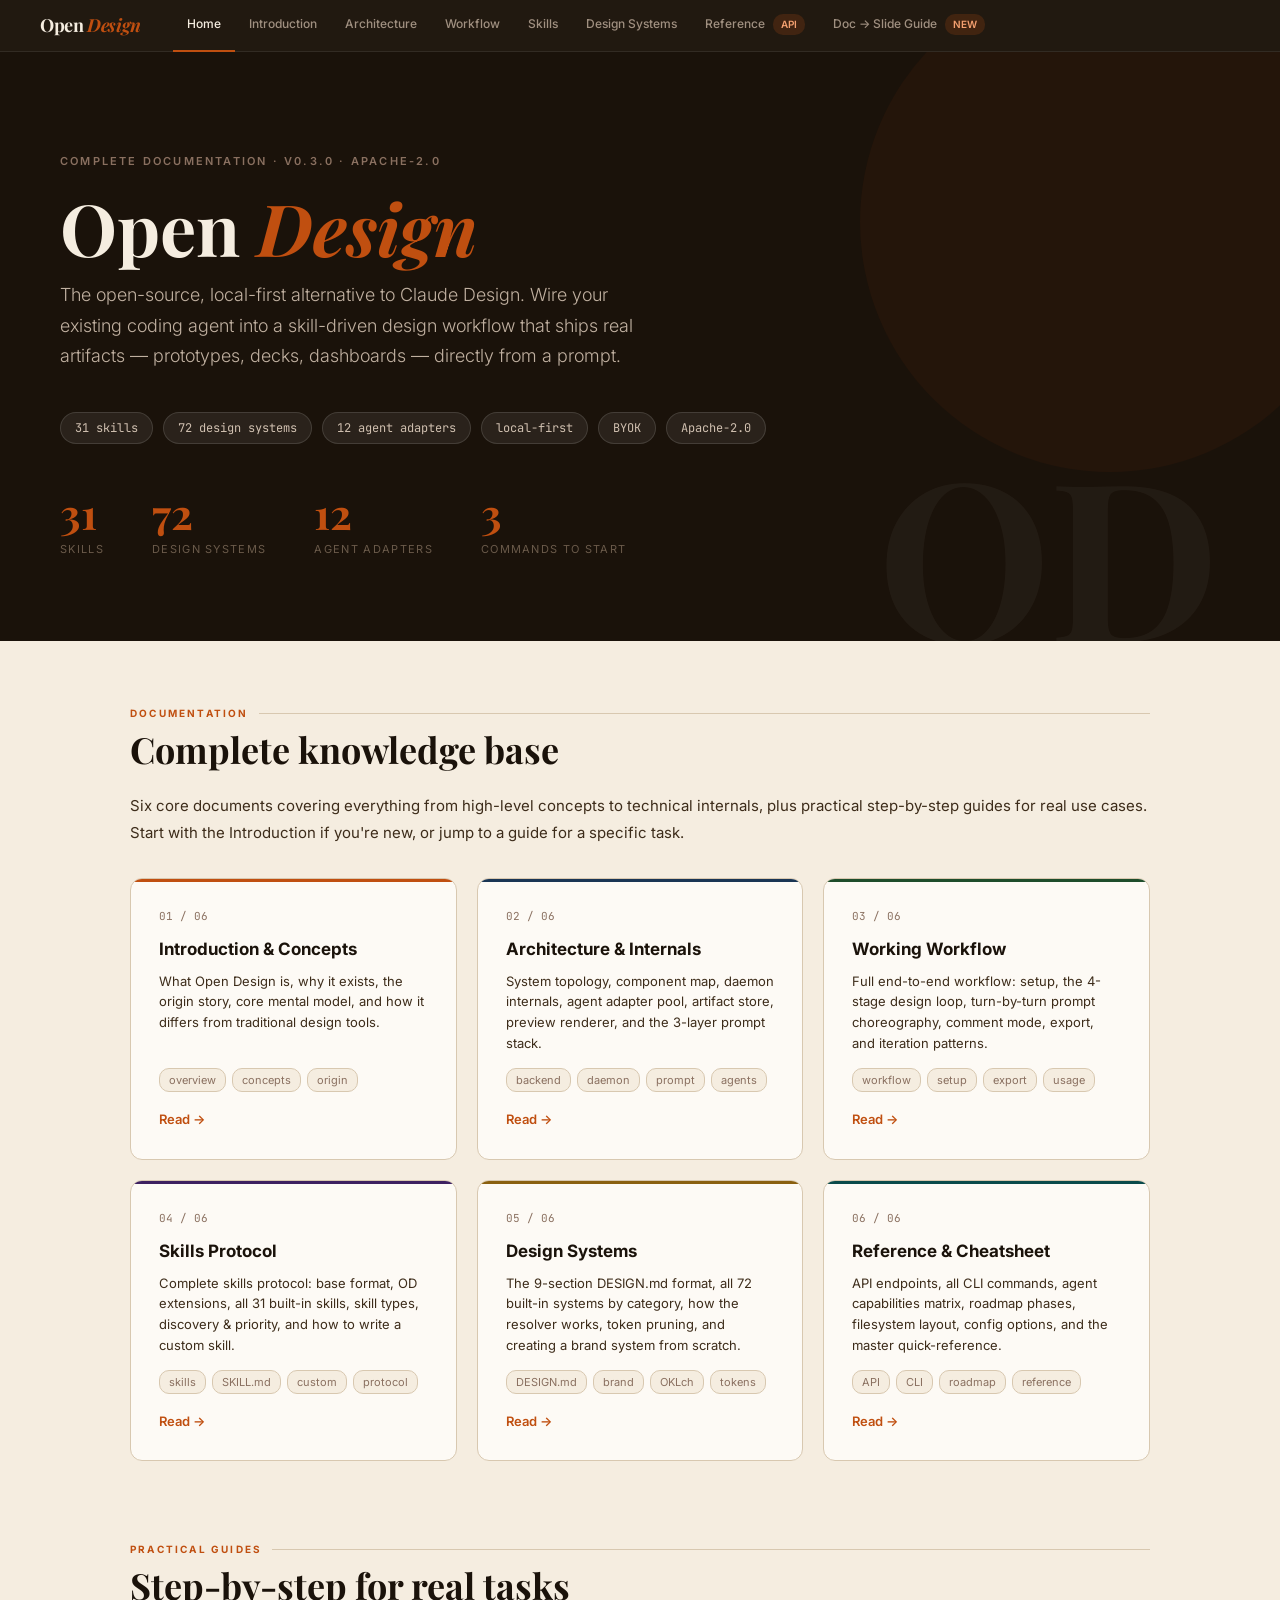
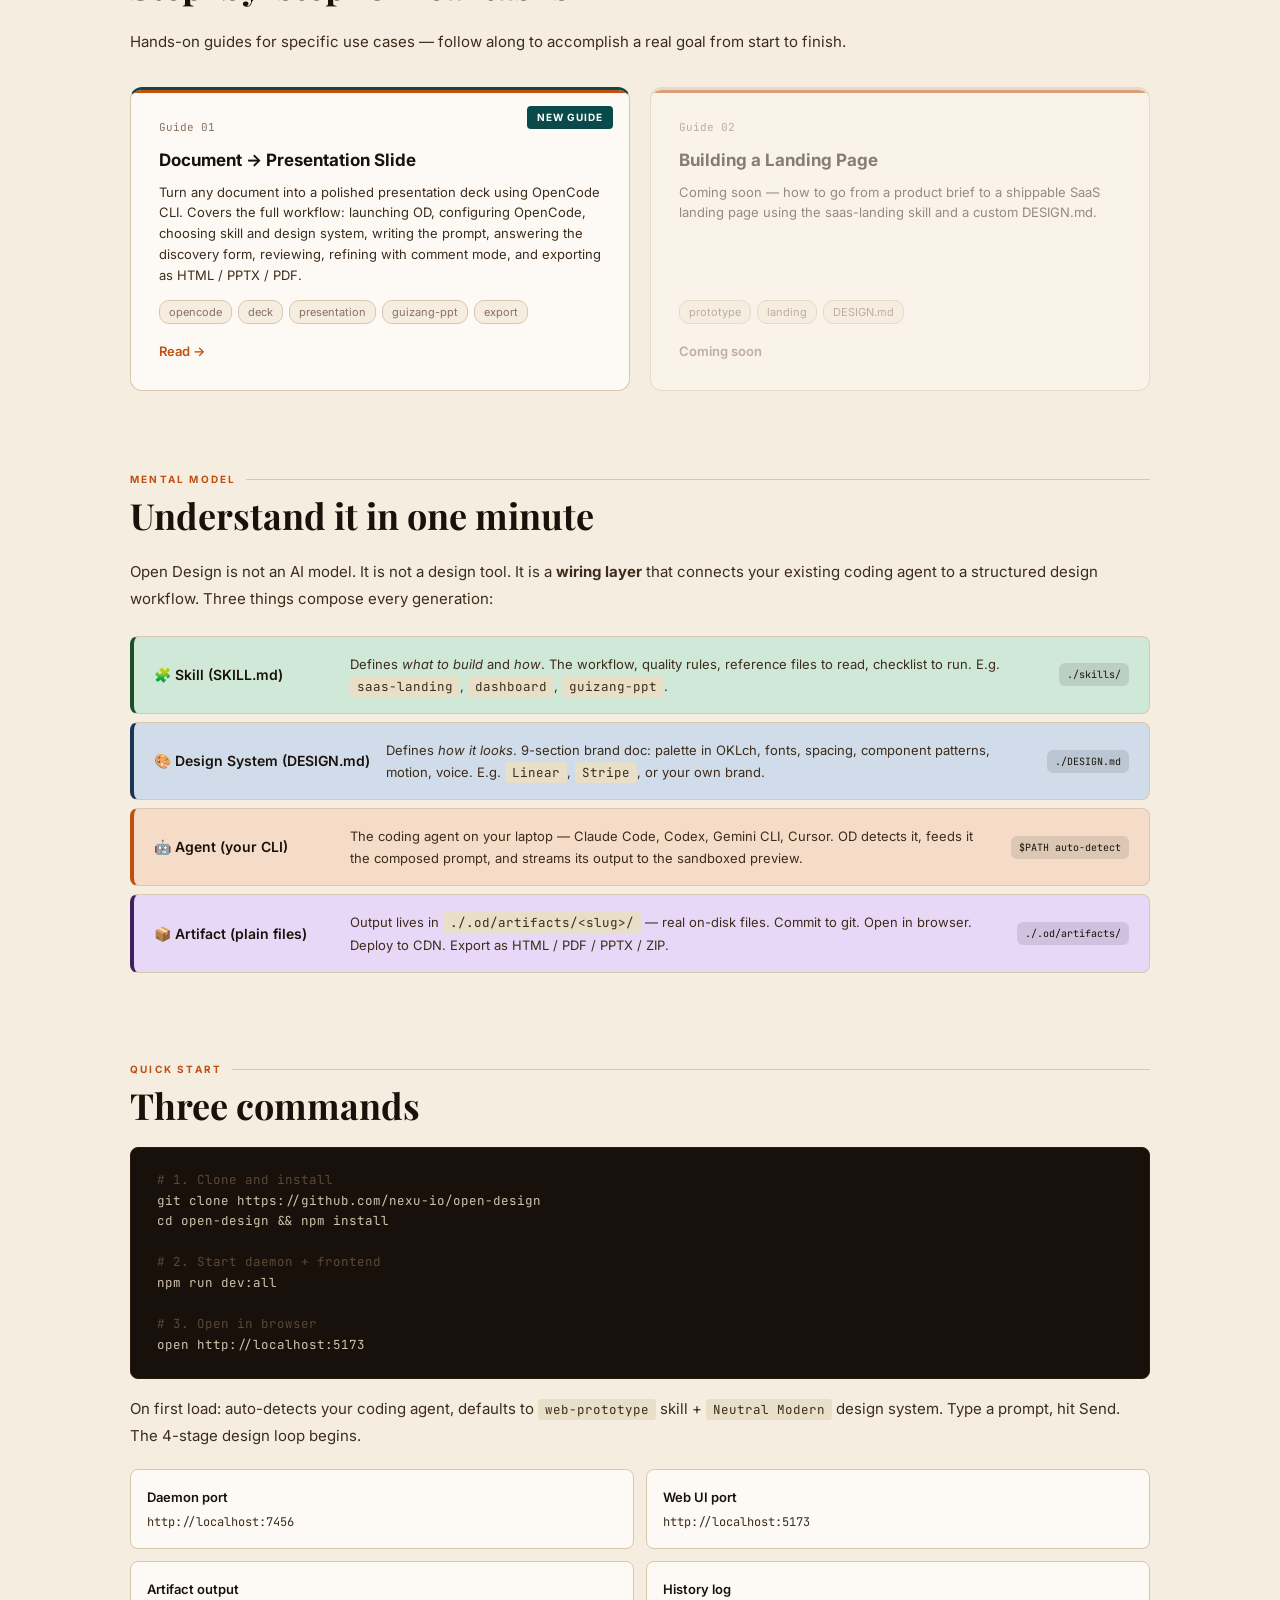
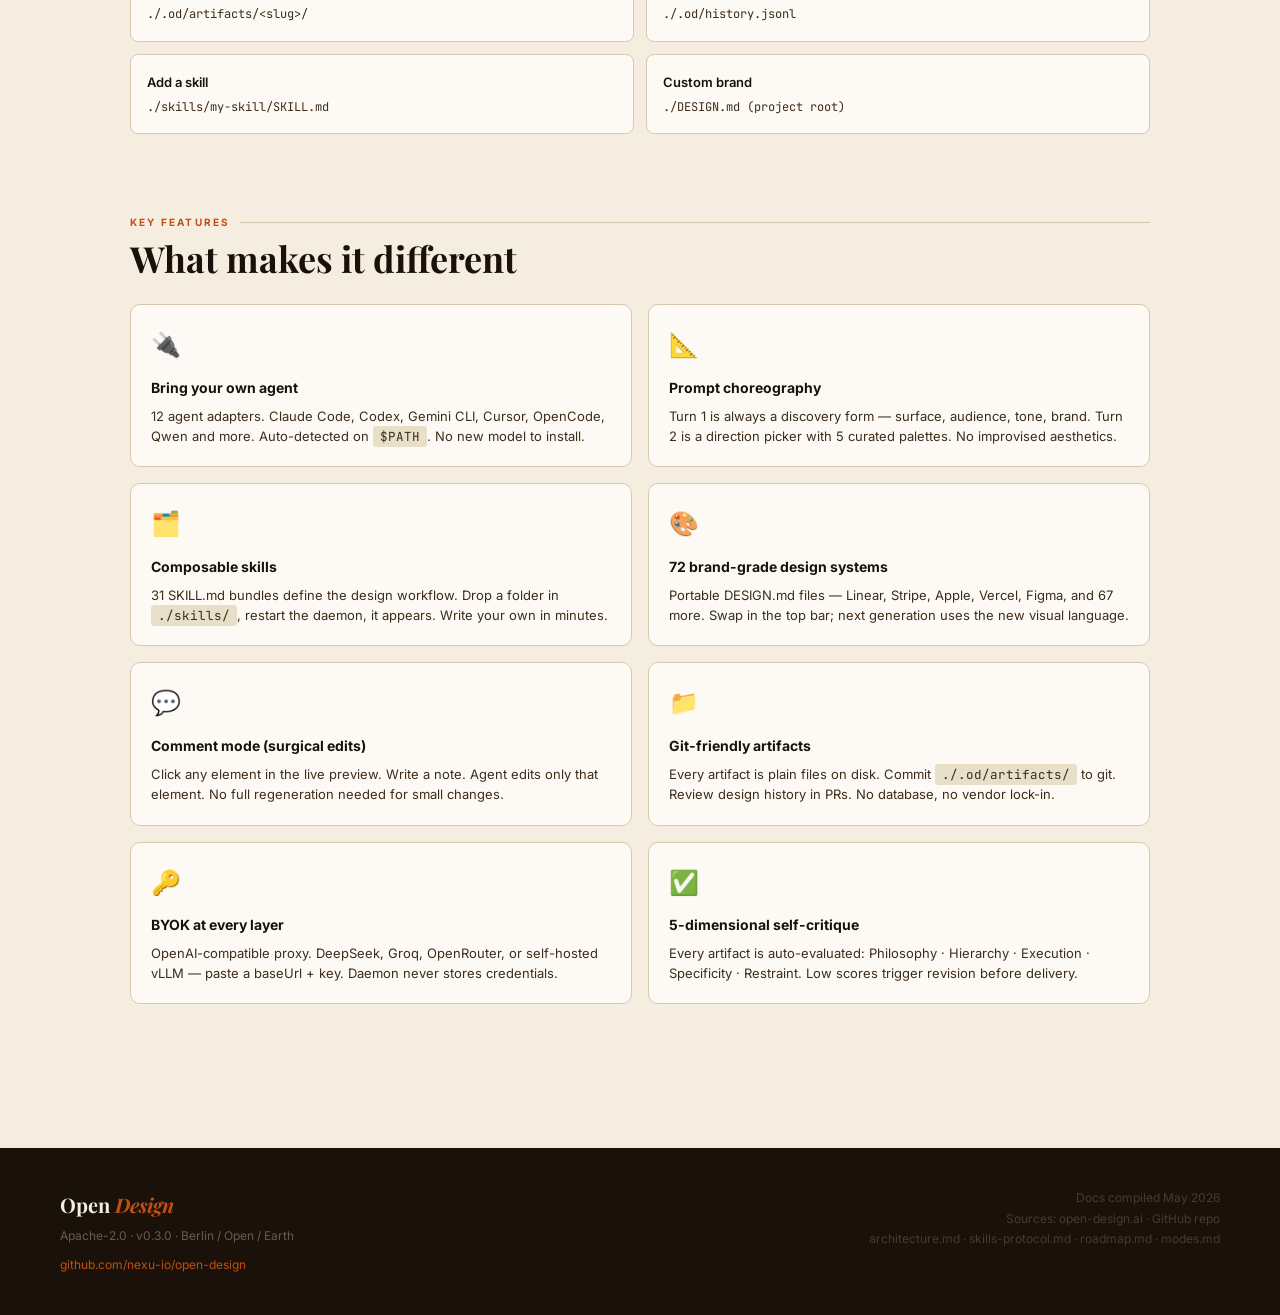
<file: quick-overview/index.html>
<!DOCTYPE html>
<html lang="en">
<head>
<meta charset="UTF-8">
<meta name="viewport" content="width=device-width, initial-scale=1.0">
<title>Open Design — Complete Documentation</title>
<style>
  @import url('https://fonts.googleapis.com/css2?family=Inter:wght@300;400;500;600;700&family=JetBrains+Mono:wght@400;500&family=Playfair+Display:ital,wght@0,700;1,400;1,700&display=swap');
  :root {
    --bg: #f5ede0; --ink: #1a120a; --mid: #3d2c1a; --light: #8a7060;
    --accent: #c04f10; --accent-s: #f5dcc8; --white: #fdfaf5;
    --border: #d8c8b0; --blue: #1a3554; --blue-s: #d0dcea;
    --green: #1e4d2b; --green-s: #d0e8d8; --code: #18100a;
  }
  *{margin:0;padding:0;box-sizing:border-box}
  body{font-family:'Inter',sans-serif;background:var(--bg);color:var(--ink);line-height:1.7}
  a{color:inherit;text-decoration:none}

  /* NAV */
  nav{position:sticky;top:0;z-index:100;background:rgba(26,18,10,.97);backdrop-filter:blur(8px);padding:0 40px;display:flex;align-items:center;gap:0;height:52px;border-bottom:1px solid rgba(255,255,255,.08)}
  .nav-logo{font-family:'Playfair Display',serif;font-size:18px;font-weight:700;color:#f5ede0;margin-right:32px;letter-spacing:-.02em}
  .nav-logo em{font-style:italic;color:#c04f10}
  .nav-links{display:flex;gap:0;flex:1;overflow-x:auto}
  .nav-links a{color:#a09080;font-size:12px;font-weight:500;padding:0 14px;height:52px;display:flex;align-items:center;border-bottom:2px solid transparent;white-space:nowrap;transition:color .15s}
  .nav-links a:hover,.nav-links a.active{color:#f5ede0;border-bottom-color:#c04f10}
  .nav-badge{background:rgba(192,79,16,.2);color:#f4a070;font-size:10px;padding:2px 8px;border-radius:10px;margin-left:8px;font-weight:600}

  /* HERO */
  .hero{background:var(--ink);padding:100px 60px 80px;position:relative;overflow:hidden}
  .hero::before{content:'';position:absolute;top:-80px;right:-80px;width:500px;height:500px;border-radius:50%;background:#c04f10;opacity:.06;pointer-events:none}
  .hero::after{content:'OD';position:absolute;right:60px;bottom:-20px;font-family:'Playfair Display',serif;font-size:220px;font-weight:700;color:rgba(255,255,255,.04);line-height:1;pointer-events:none}
  .hero-eyebrow{font-size:11px;letter-spacing:.2em;text-transform:uppercase;color:#8a7060;font-weight:600;margin-bottom:20px}
  .hero h1{font-family:'Playfair Display',serif;font-size:72px;font-weight:700;line-height:1.02;color:#f5ede0;margin-bottom:16px}
  .hero h1 em{font-style:italic;color:#c04f10}
  .hero-sub{font-size:18px;color:#c0b0a0;max-width:600px;margin-bottom:40px;font-weight:300;line-height:1.7}
  .hero-pills{display:flex;flex-wrap:wrap;gap:10px;margin-bottom:48px}
  .pill{background:rgba(255,255,255,.07);border:1px solid rgba(255,255,255,.12);color:#d0c0b0;font-size:12px;padding:5px 14px;border-radius:20px;font-family:'JetBrains Mono',monospace}
  .hero-stats{display:flex;gap:48px}
  .stat .n{font-family:'Playfair Display',serif;font-size:42px;font-weight:700;color:#c04f10;display:block;line-height:1}
  .stat .l{font-size:11px;letter-spacing:.12em;text-transform:uppercase;color:#6a5a4a}

  /* MAIN */
  .container{max-width:1100px;margin:0 auto;padding:64px 40px}

  /* SECTION */
  .section{margin-bottom:80px}
  .eyebrow{font-size:10px;letter-spacing:.22em;text-transform:uppercase;color:#c04f10;font-weight:700;margin-bottom:6px;display:flex;align-items:center;gap:10px}
  .eyebrow::after{content:'';flex:1;height:1px;background:var(--border)}
  h2.sec{font-family:'Playfair Display',serif;font-size:36px;font-weight:700;margin-bottom:20px;line-height:1.2}
  p.prose{font-size:15px;color:var(--mid);margin-bottom:16px;line-height:1.8}
  h3.sub{font-size:14px;font-weight:600;margin:28px 0 10px;padding-left:12px;border-left:3px solid #c04f10}
  code{font-family:'JetBrains Mono',monospace;font-size:12.5px;background:#e8dfc8;padding:2px 7px;border-radius:3px}
  pre{background:var(--code);color:#d0c4ae;padding:22px 26px;border-radius:8px;font-family:'JetBrains Mono',monospace;font-size:12.5px;line-height:1.65;overflow-x:auto;margin:16px 0;border:1px solid #2a1a0a}
  pre .c{color:#5a4a36}pre .k{color:#e07840}pre .s{color:#7ab87a}

  /* DOC CARDS GRID */
  .doc-grid{display:grid;grid-template-columns:repeat(3,1fr);gap:20px;margin-top:32px}
  .doc-card{background:var(--white);border:1px solid var(--border);border-radius:12px;padding:28px;display:flex;flex-direction:column;gap:10px;transition:box-shadow .2s,transform .15s;position:relative;overflow:hidden}
  .doc-card:hover{box-shadow:0 8px 32px rgba(26,18,10,.1);transform:translateY(-2px)}
  .doc-card::before{content:'';position:absolute;top:0;left:0;right:0;height:3px;background:var(--accent)}
  .doc-card.blue::before{background:#1a3554}
  .doc-card.green::before{background:#1e4d2b}
  .doc-card.purple::before{background:#3d2060}
  .doc-card.gold::before{background:#8a6010}
  .doc-card.teal::before{background:#0a4a4a}
  .doc-num{font-family:'JetBrains Mono',monospace;font-size:11px;color:var(--light);margin-bottom:4px}
  .doc-title{font-size:17px;font-weight:700;color:var(--ink);line-height:1.25}
  .doc-desc{font-size:13px;color:var(--mid);line-height:1.6;flex:1}
  .doc-tags{display:flex;flex-wrap:wrap;gap:6px;margin-top:4px}
  .tag{font-size:11px;padding:2px 9px;border-radius:10px;background:var(--bg);border:1px solid var(--border);color:var(--light)}
  .doc-link{display:inline-flex;align-items:center;gap:6px;font-size:13px;font-weight:600;color:#c04f10;margin-top:6px}
  .doc-link:hover{opacity:.8}

  /* FEATURE GRID */
  .feat-grid{display:grid;grid-template-columns:repeat(2,1fr);gap:16px;margin-top:24px}
  .feat{background:var(--white);border:1px solid var(--border);border-radius:10px;padding:20px}
  .feat-icon{font-size:24px;margin-bottom:10px}
  .feat h4{font-size:14px;font-weight:700;margin-bottom:6px}
  .feat p{font-size:13px;color:var(--mid);line-height:1.55;margin:0}

  /* ARCHITECTURE OVERVIEW */
  .arch-row{display:flex;gap:0;margin:24px 0;flex-direction:column}
  .arch-layer{border:1px solid var(--border);border-radius:8px;padding:16px 20px;margin-bottom:8px;display:flex;align-items:center;gap:16px}
  .arch-layer.l1{border-left:4px solid #1e4d2b;background:var(--green-s)}
  .arch-layer.l2{border-left:4px solid #1a3554;background:var(--blue-s)}
  .arch-layer.l3{border-left:4px solid #c04f10;background:var(--accent-s)}
  .arch-layer.l4{border-left:4px solid #3d2060;background:#e8d8f8}
  .arch-layer h4{font-size:14px;font-weight:600;min-width:180px}
  .arch-layer p{font-size:13px;color:var(--mid);flex:1;margin:0}
  .arch-badge{font-size:10px;font-family:'JetBrains Mono',monospace;background:rgba(0,0,0,.1);padding:3px 8px;border-radius:6px;white-space:nowrap}

  /* QUICK REF */
  .qref-grid{display:grid;grid-template-columns:repeat(2,1fr);gap:12px;margin-top:20px}
  .qref{background:var(--white);border:1px solid var(--border);border-radius:8px;padding:16px;font-size:13px}
  .qref .key{font-weight:600;color:var(--ink);margin-bottom:4px}
  .qref .val{color:var(--mid);font-family:'JetBrains Mono',monospace;font-size:12px}

  /* FOOTER */
  footer{background:var(--ink);color:#6a5a4a;padding:40px 60px;display:flex;justify-content:space-between;align-items:flex-start;flex-wrap:wrap;gap:20px;font-size:12px}
  footer a{color:#c04f10}
  .footer-brand{font-family:'Playfair Display',serif;font-size:20px;color:#f5ede0;font-weight:700;margin-bottom:4px}
  .footer-brand em{color:#c04f10;font-style:italic}

  @media(max-width:768px){
    .doc-grid,.feat-grid,.qref-grid{grid-template-columns:1fr}
    .hero h1{font-size:48px}
    .container{padding:40px 20px}
  }
</style>
</head>
<body>

<nav>
  <div class="nav-logo">Open <em>Design</em></div>
  <div class="nav-links">
    <a href="index.html" class="active">Home</a>
    <a href="01-introduction.html">Introduction</a>
    <a href="02-architecture.html">Architecture</a>
    <a href="03-workflow.html">Workflow</a>
    <a href="04-skills.html">Skills</a>
    <a href="05-design-systems.html">Design Systems</a>
    <a href="06-reference.html">Reference<span class="nav-badge">API</span></a>
    <a href="07-guide-doc-to-slide.html">Doc → Slide Guide<span class="nav-badge">NEW</span></a>
  </div>
</nav>

<div class="hero">
  <div class="hero-eyebrow">Complete Documentation · v0.3.0 · Apache-2.0</div>
  <h1>Open <em>Design</em></h1>
  <p class="hero-sub">The open-source, local-first alternative to Claude Design. Wire your existing coding agent into a skill-driven design workflow that ships real artifacts — prototypes, decks, dashboards — directly from a prompt.</p>
  <div class="hero-pills">
    <span class="pill">31 skills</span>
    <span class="pill">72 design systems</span>
    <span class="pill">12 agent adapters</span>
    <span class="pill">local-first</span>
    <span class="pill">BYOK</span>
    <span class="pill">Apache-2.0</span>
  </div>
  <div class="hero-stats">
    <div class="stat"><span class="n">31</span><span class="l">Skills</span></div>
    <div class="stat"><span class="n">72</span><span class="l">Design Systems</span></div>
    <div class="stat"><span class="n">12</span><span class="l">Agent Adapters</span></div>
    <div class="stat"><span class="n">3</span><span class="l">Commands to start</span></div>
  </div>
</div>

<div class="container">

  <!-- DOC MAP -->
  <div class="section">
    <div class="eyebrow">Documentation</div>
    <h2 class="sec">Complete knowledge base</h2>
    <p class="prose">Six core documents covering everything from high-level concepts to technical internals, plus practical step-by-step guides for real use cases. Start with the Introduction if you're new, or jump to a guide for a specific task.</p>
    <div class="doc-grid">
      <a href="01-introduction.html" class="doc-card">
        <div class="doc-num">01 / 06</div>
        <div class="doc-title">Introduction & Concepts</div>
        <div class="doc-desc">What Open Design is, why it exists, the origin story, core mental model, and how it differs from traditional design tools.</div>
        <div class="doc-tags"><span class="tag">overview</span><span class="tag">concepts</span><span class="tag">origin</span></div>
        <div class="doc-link">Read →</div>
      </a>
      <a href="02-architecture.html" class="doc-card blue">
        <div class="doc-num">02 / 06</div>
        <div class="doc-title">Architecture & Internals</div>
        <div class="doc-desc">System topology, component map, daemon internals, agent adapter pool, artifact store, preview renderer, and the 3-layer prompt stack.</div>
        <div class="doc-tags"><span class="tag">backend</span><span class="tag">daemon</span><span class="tag">prompt</span><span class="tag">agents</span></div>
        <div class="doc-link">Read →</div>
      </a>
      <a href="03-workflow.html" class="doc-card green">
        <div class="doc-num">03 / 06</div>
        <div class="doc-title">Working Workflow</div>
        <div class="doc-desc">Full end-to-end workflow: setup, the 4-stage design loop, turn-by-turn prompt choreography, comment mode, export, and iteration patterns.</div>
        <div class="doc-tags"><span class="tag">workflow</span><span class="tag">setup</span><span class="tag">export</span><span class="tag">usage</span></div>
        <div class="doc-link">Read →</div>
      </a>
      <a href="04-skills.html" class="doc-card purple">
        <div class="doc-num">04 / 06</div>
        <div class="doc-title">Skills Protocol</div>
        <div class="doc-desc">Complete skills protocol: base format, OD extensions, all 31 built-in skills, skill types, discovery & priority, and how to write a custom skill.</div>
        <div class="doc-tags"><span class="tag">skills</span><span class="tag">SKILL.md</span><span class="tag">custom</span><span class="tag">protocol</span></div>
        <div class="doc-link">Read →</div>
      </a>
      <a href="05-design-systems.html" class="doc-card gold">
        <div class="doc-num">05 / 06</div>
        <div class="doc-title">Design Systems</div>
        <div class="doc-desc">The 9-section DESIGN.md format, all 72 built-in systems by category, how the resolver works, token pruning, and creating a brand system from scratch.</div>
        <div class="doc-tags"><span class="tag">DESIGN.md</span><span class="tag">brand</span><span class="tag">OKLch</span><span class="tag">tokens</span></div>
        <div class="doc-link">Read →</div>
      </a>
      <a href="06-reference.html" class="doc-card teal">
        <div class="doc-num">06 / 06</div>
        <div class="doc-title">Reference & Cheatsheet</div>
        <div class="doc-desc">API endpoints, all CLI commands, agent capabilities matrix, roadmap phases, filesystem layout, config options, and the master quick-reference.</div>
        <div class="doc-tags"><span class="tag">API</span><span class="tag">CLI</span><span class="tag">roadmap</span><span class="tag">reference</span></div>
        <div class="doc-link">Read →</div>
      </a>
    </div>
  </div>

  <!-- PRACTICAL GUIDES -->
  <div class="section">
    <div class="eyebrow">Practical guides</div>
    <h2 class="sec">Step-by-step for real tasks</h2>
    <p class="prose">Hands-on guides for specific use cases — follow along to accomplish a real goal from start to finish.</p>
    <div class="doc-grid" style="grid-template-columns:repeat(2,1fr)">
      <a href="07-guide-doc-to-slide.html" class="doc-card" style="border-top:3px solid #0a4a4a;position:relative">
        <div style="position:absolute;top:16px;right:16px;background:#0a4a4a;color:#fff;font-size:10px;font-weight:700;letter-spacing:.1em;text-transform:uppercase;padding:3px 10px;border-radius:4px">New guide</div>
        <div class="doc-num">Guide 01</div>
        <div class="doc-title">Document → Presentation Slide</div>
        <div class="doc-desc">Turn any document into a polished presentation deck using OpenCode CLI. Covers the full workflow: launching OD, configuring OpenCode, choosing skill and design system, writing the prompt, answering the discovery form, reviewing, refining with comment mode, and exporting as HTML / PPTX / PDF.</div>
        <div class="doc-tags"><span class="tag">opencode</span><span class="tag">deck</span><span class="tag">presentation</span><span class="tag">guizang-ppt</span><span class="tag">export</span></div>
        <div class="doc-link">Read →</div>
      </a>
      <div class="doc-card" style="opacity:.5;cursor:default;border-top:3px solid var(--border)">
        <div class="doc-num">Guide 02</div>
        <div class="doc-title">Building a Landing Page</div>
        <div class="doc-desc">Coming soon — how to go from a product brief to a shippable SaaS landing page using the saas-landing skill and a custom DESIGN.md.</div>
        <div class="doc-tags"><span class="tag">prototype</span><span class="tag">landing</span><span class="tag">DESIGN.md</span></div>
        <div class="doc-link" style="color:var(--light)">Coming soon</div>
      </div>
    </div>
  </div>

  <!-- 3-SECOND ORIENTATION -->
  <div class="section">
    <div class="eyebrow">Mental model</div>
    <h2 class="sec">Understand it in one minute</h2>
    <p class="prose">Open Design is not an AI model. It is not a design tool. It is a <strong>wiring layer</strong> that connects your existing coding agent to a structured design workflow. Three things compose every generation:</p>
    <div class="arch-row">
      <div class="arch-layer l1">
        <h4>🧩 Skill (SKILL.md)</h4>
        <p>Defines <em>what to build</em> and <em>how</em>. The workflow, quality rules, reference files to read, checklist to run. E.g. <code>saas-landing</code>, <code>dashboard</code>, <code>guizang-ppt</code>.</p>
        <span class="arch-badge">./skills/</span>
      </div>
      <div class="arch-layer l2">
        <h4>🎨 Design System (DESIGN.md)</h4>
        <p>Defines <em>how it looks</em>. 9-section brand doc: palette in OKLch, fonts, spacing, component patterns, motion, voice. E.g. <code>Linear</code>, <code>Stripe</code>, or your own brand.</p>
        <span class="arch-badge">./DESIGN.md</span>
      </div>
      <div class="arch-layer l3">
        <h4>🤖 Agent (your CLI)</h4>
        <p>The coding agent on your laptop — Claude Code, Codex, Gemini CLI, Cursor. OD detects it, feeds it the composed prompt, and streams its output to the sandboxed preview.</p>
        <span class="arch-badge">$PATH auto-detect</span>
      </div>
      <div class="arch-layer l4">
        <h4>📦 Artifact (plain files)</h4>
        <p>Output lives in <code>./.od/artifacts/&lt;slug&gt;/</code> — real on-disk files. Commit to git. Open in browser. Deploy to CDN. Export as HTML / PDF / PPTX / ZIP.</p>
        <span class="arch-badge">./.od/artifacts/</span>
      </div>
    </div>
  </div>

  <!-- QUICK START -->
  <div class="section">
    <div class="eyebrow">Quick start</div>
    <h2 class="sec">Three commands</h2>
    <pre><span class="c"># 1. Clone and install</span>
git clone https://github.com/nexu-io/open-design
cd open-design && npm install

<span class="c"># 2. Start daemon + frontend</span>
npm run dev:all

<span class="c"># 3. Open in browser</span>
open http://localhost:5173</pre>
    <p class="prose">On first load: auto-detects your coding agent, defaults to <code>web-prototype</code> skill + <code>Neutral Modern</code> design system. Type a prompt, hit Send. The 4-stage design loop begins.</p>
    <div class="qref-grid">
      <div class="qref"><div class="key">Daemon port</div><div class="val">http://localhost:7456</div></div>
      <div class="qref"><div class="key">Web UI port</div><div class="val">http://localhost:5173</div></div>
      <div class="qref"><div class="key">Artifact output</div><div class="val">./.od/artifacts/&lt;slug&gt;/</div></div>
      <div class="qref"><div class="key">History log</div><div class="val">./.od/history.jsonl</div></div>
      <div class="qref"><div class="key">Add a skill</div><div class="val">./skills/my-skill/SKILL.md</div></div>
      <div class="qref"><div class="key">Custom brand</div><div class="val">./DESIGN.md (project root)</div></div>
    </div>
  </div>

  <!-- KEY FEATURES -->
  <div class="section">
    <div class="eyebrow">Key features</div>
    <h2 class="sec">What makes it different</h2>
    <div class="feat-grid">
      <div class="feat">
        <div class="feat-icon">🔌</div>
        <h4>Bring your own agent</h4>
        <p>12 agent adapters. Claude Code, Codex, Gemini CLI, Cursor, OpenCode, Qwen and more. Auto-detected on <code>$PATH</code>. No new model to install.</p>
      </div>
      <div class="feat">
        <div class="feat-icon">📐</div>
        <h4>Prompt choreography</h4>
        <p>Turn 1 is always a discovery form — surface, audience, tone, brand. Turn 2 is a direction picker with 5 curated palettes. No improvised aesthetics.</p>
      </div>
      <div class="feat">
        <div class="feat-icon">🗂️</div>
        <h4>Composable skills</h4>
        <p>31 SKILL.md bundles define the design workflow. Drop a folder in <code>./skills/</code>, restart the daemon, it appears. Write your own in minutes.</p>
      </div>
      <div class="feat">
        <div class="feat-icon">🎨</div>
        <h4>72 brand-grade design systems</h4>
        <p>Portable DESIGN.md files — Linear, Stripe, Apple, Vercel, Figma, and 67 more. Swap in the top bar; next generation uses the new visual language.</p>
      </div>
      <div class="feat">
        <div class="feat-icon">💬</div>
        <h4>Comment mode (surgical edits)</h4>
        <p>Click any element in the live preview. Write a note. Agent edits only that element. No full regeneration needed for small changes.</p>
      </div>
      <div class="feat">
        <div class="feat-icon">📁</div>
        <h4>Git-friendly artifacts</h4>
        <p>Every artifact is plain files on disk. Commit <code>./.od/artifacts/</code> to git. Review design history in PRs. No database, no vendor lock-in.</p>
      </div>
      <div class="feat">
        <div class="feat-icon">🔑</div>
        <h4>BYOK at every layer</h4>
        <p>OpenAI-compatible proxy. DeepSeek, Groq, OpenRouter, or self-hosted vLLM — paste a baseUrl + key. Daemon never stores credentials.</p>
      </div>
      <div class="feat">
        <div class="feat-icon">✅</div>
        <h4>5-dimensional self-critique</h4>
        <p>Every artifact is auto-evaluated: Philosophy · Hierarchy · Execution · Specificity · Restraint. Low scores trigger revision before delivery.</p>
      </div>
    </div>
  </div>

</div>

<footer>
  <div>
    <div class="footer-brand">Open <em>Design</em></div>
    <div>Apache-2.0 · v0.3.0 · Berlin / Open / Earth</div>
    <div style="margin-top:8px"><a href="https://github.com/nexu-io/open-design">github.com/nexu-io/open-design</a></div>
  </div>
  <div style="text-align:right;color:#4a3a2a">
    Docs compiled May 2026<br>
    Sources: open-design.ai · GitHub repo<br>
    architecture.md · skills-protocol.md · roadmap.md · modes.md
  </div>
</footer>

</body>
</html>
</file>
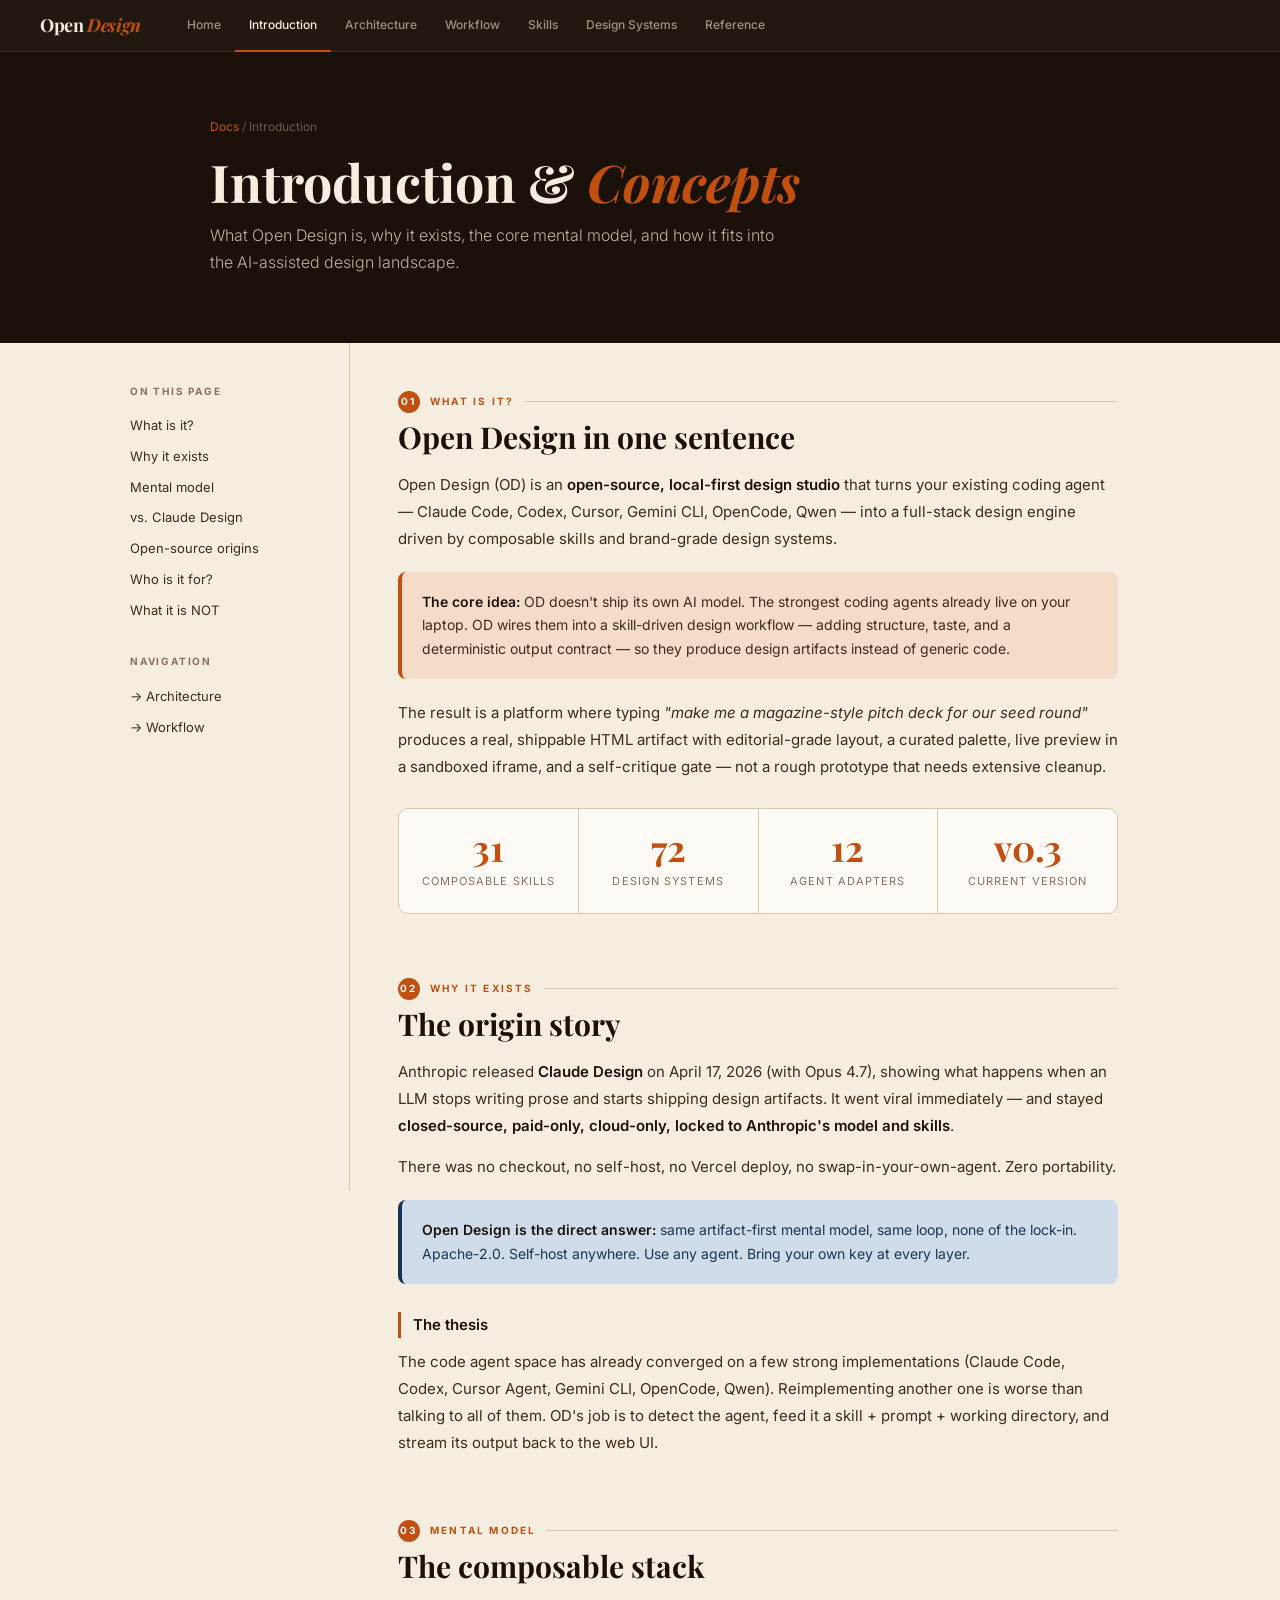
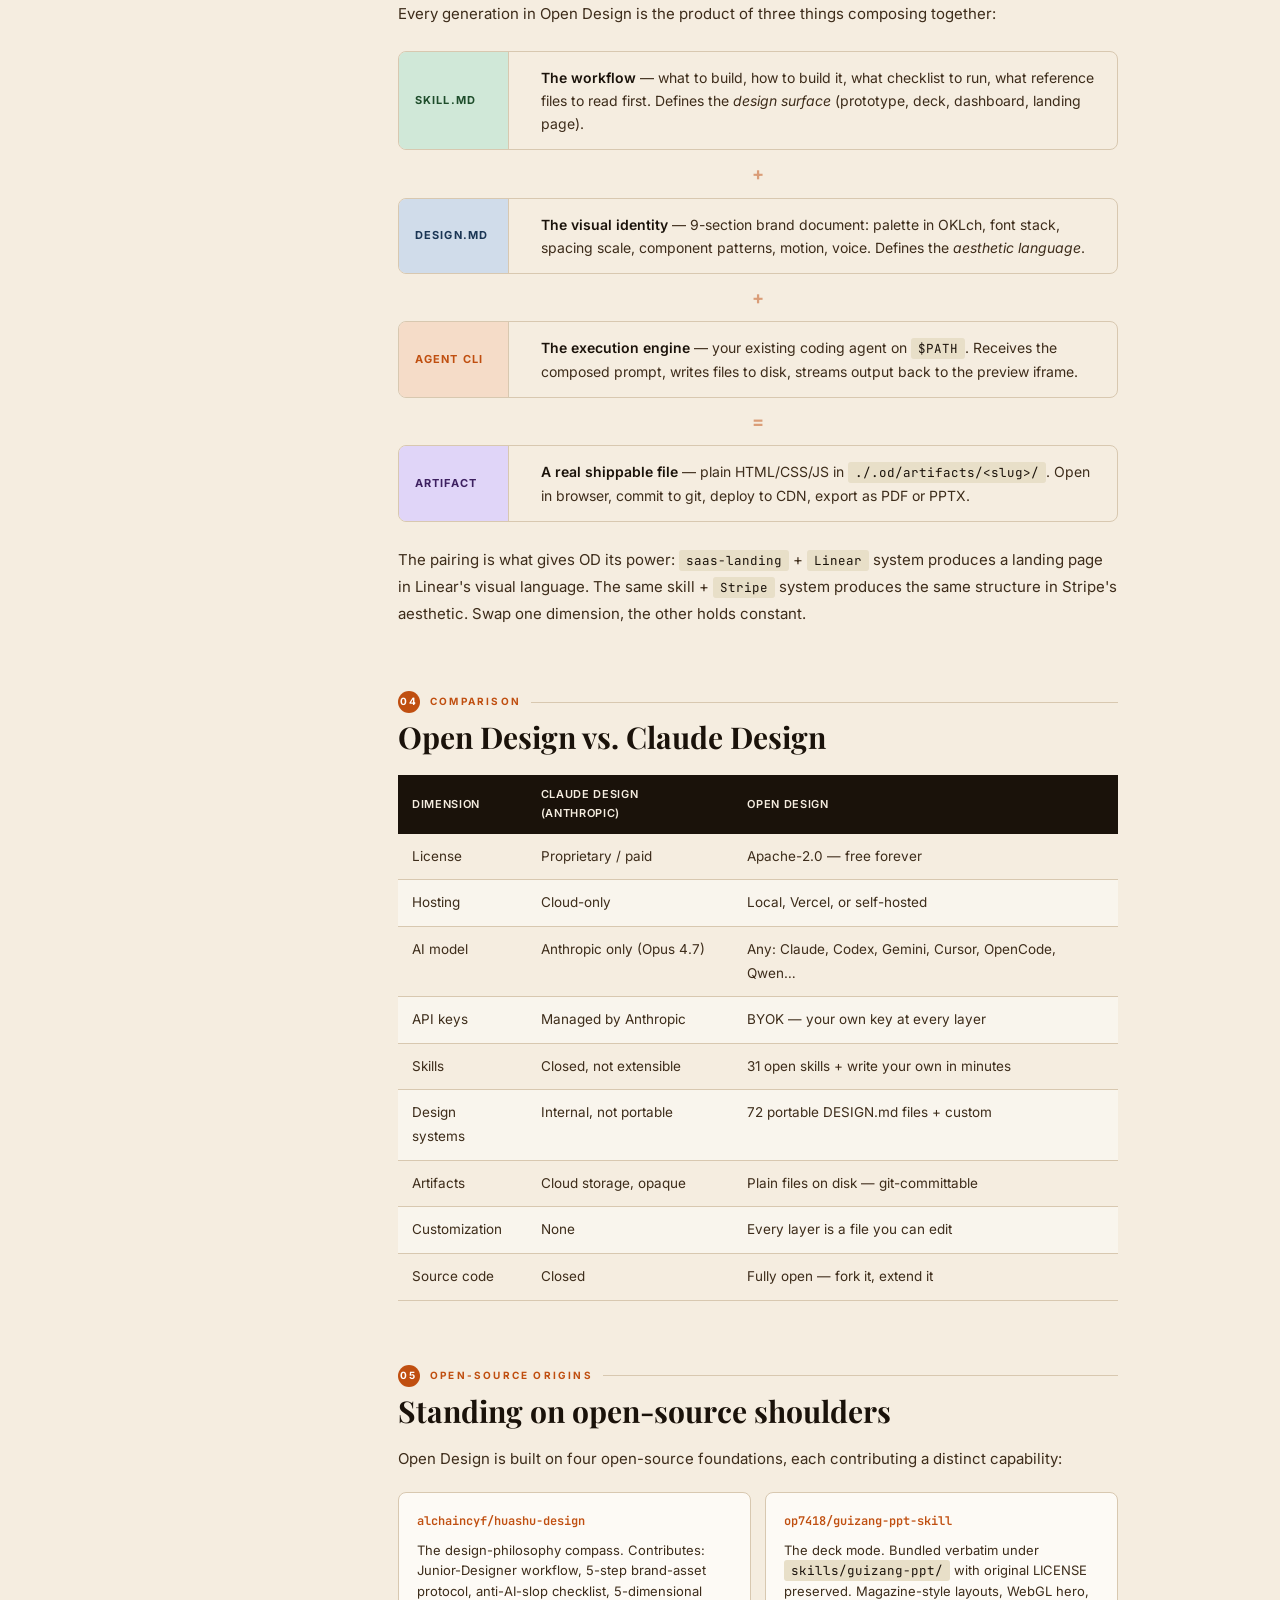
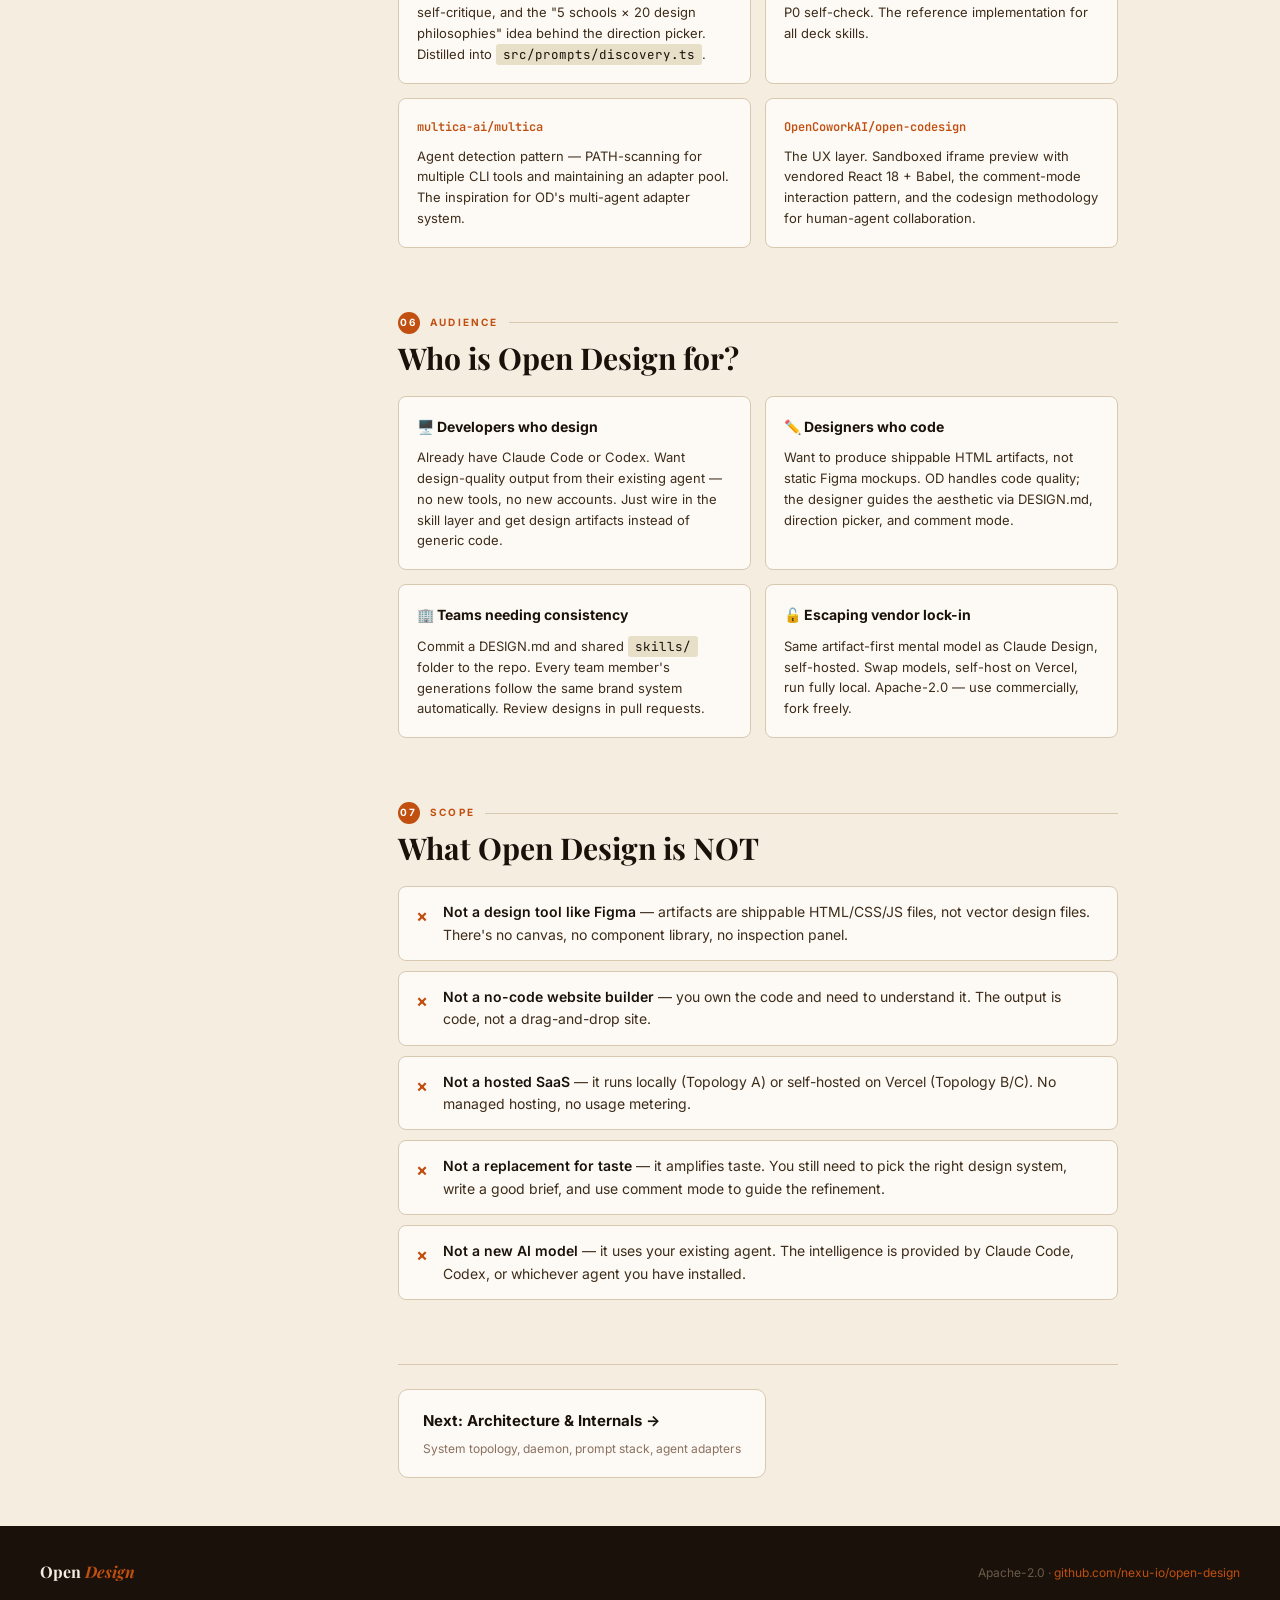
<file: quick-overview/01-introduction.html>
<!DOCTYPE html>
<html lang="en">
<head>
<meta charset="UTF-8">
<meta name="viewport" content="width=device-width, initial-scale=1.0">
<title>Introduction — Open Design Docs</title>
<link rel="stylesheet" href="shared.css">
</head>
<body>
<nav>
  <a class="nav-logo" href="index.html">Open <em>Design</em></a>
  <div class="nav-links">
    <a href="index.html">Home</a>
    <a href="01-introduction.html" class="active">Introduction</a>
    <a href="02-architecture.html">Architecture</a>
    <a href="03-workflow.html">Workflow</a>
    <a href="04-skills.html">Skills</a>
    <a href="05-design-systems.html">Design Systems</a>
    <a href="06-reference.html">Reference</a>
  </div>
</nav>

<div class="page-hero">
  <div class="page-hero-inner">
    <div class="crumb"><a href="index.html">Docs</a> / Introduction</div>
    <h1>Introduction &amp; <em>Concepts</em></h1>
    <p>What Open Design is, why it exists, the core mental model, and how it fits into the AI-assisted design landscape.</p>
  </div>
</div>

<div class="doc-layout">
  <aside class="sidebar">
    <div class="sidebar-group">
      <div class="sidebar-title">On this page</div>
      <a href="#what">What is it?</a>
      <a href="#why">Why it exists</a>
      <a href="#mental-model">Mental model</a>
      <a href="#vs">vs. Claude Design</a>
      <a href="#origins">Open-source origins</a>
      <a href="#who">Who is it for?</a>
      <a href="#not">What it is NOT</a>
    </div>
    <div class="sidebar-group">
      <div class="sidebar-title">Navigation</div>
      <a href="02-architecture.html">→ Architecture</a>
      <a href="03-workflow.html">→ Workflow</a>
    </div>
  </aside>

  <main>

    <section id="what">
      <div class="eyebrow"><span>01</span> What is it?</div>
      <h2>Open Design in one sentence</h2>
      <p>Open Design (OD) is an <strong>open-source, local-first design studio</strong> that turns your existing coding agent — Claude Code, Codex, Cursor, Gemini CLI, OpenCode, Qwen — into a full-stack design engine driven by composable skills and brand-grade design systems.</p>

      <div class="callout callout-orange">
        <strong>The core idea:</strong> OD doesn't ship its own AI model. The strongest coding agents already live on your laptop. OD wires them into a skill-driven design workflow — adding structure, taste, and a deterministic output contract — so they produce design artifacts instead of generic code.
      </div>

      <p>The result is a platform where typing <em>"make me a magazine-style pitch deck for our seed round"</em> produces a real, shippable HTML artifact with editorial-grade layout, a curated palette, live preview in a sandboxed iframe, and a self-critique gate — not a rough prototype that needs extensive cleanup.</p>

      <div class="stat-row">
        <div class="stat-box"><span class="stat-n">31</span><span class="stat-l">Composable skills</span></div>
        <div class="stat-box"><span class="stat-n">72</span><span class="stat-l">Design systems</span></div>
        <div class="stat-box"><span class="stat-n">12</span><span class="stat-l">Agent adapters</span></div>
        <div class="stat-box"><span class="stat-n">v0.3</span><span class="stat-l">Current version</span></div>
      </div>
    </section>

    <section id="why">
      <div class="eyebrow"><span>02</span> Why it exists</div>
      <h2>The origin story</h2>
      <p>Anthropic released <strong>Claude Design</strong> on April 17, 2026 (with Opus 4.7), showing what happens when an LLM stops writing prose and starts shipping design artifacts. It went viral immediately — and stayed <strong>closed-source, paid-only, cloud-only, locked to Anthropic's model and skills</strong>.</p>
      <p>There was no checkout, no self-host, no Vercel deploy, no swap-in-your-own-agent. Zero portability.</p>
      <div class="callout callout-blue">
        <strong>Open Design is the direct answer:</strong> same artifact-first mental model, same loop, none of the lock-in. Apache-2.0. Self-host anywhere. Use any agent. Bring your own key at every layer.
      </div>

      <h3>The thesis</h3>
      <p>The code agent space has already converged on a few strong implementations (Claude Code, Codex, Cursor Agent, Gemini CLI, OpenCode, Qwen). Reimplementing another one is worse than talking to all of them. OD's job is to detect the agent, feed it a skill + prompt + working directory, and stream its output back to the web UI.</p>
    </section>

    <section id="mental-model">
      <div class="eyebrow"><span>03</span> Mental model</div>
      <h2>The composable stack</h2>
      <p>Every generation in Open Design is the product of three things composing together:</p>

      <div class="compose-stack">
        <div class="compose-row skill">
          <div class="compose-label">SKILL.md</div>
          <div class="compose-content">
            <strong>The workflow</strong> — what to build, how to build it, what checklist to run, what reference files to read first. Defines the <em>design surface</em> (prototype, deck, dashboard, landing page).
          </div>
        </div>
        <div class="compose-plus">+</div>
        <div class="compose-row system">
          <div class="compose-label">DESIGN.md</div>
          <div class="compose-content">
            <strong>The visual identity</strong> — 9-section brand document: palette in OKLch, font stack, spacing scale, component patterns, motion, voice. Defines the <em>aesthetic language</em>.
          </div>
        </div>
        <div class="compose-plus">+</div>
        <div class="compose-row agent">
          <div class="compose-label">Agent CLI</div>
          <div class="compose-content">
            <strong>The execution engine</strong> — your existing coding agent on <code>$PATH</code>. Receives the composed prompt, writes files to disk, streams output back to the preview iframe.
          </div>
        </div>
        <div class="compose-eq">=</div>
        <div class="compose-row artifact">
          <div class="compose-label">Artifact</div>
          <div class="compose-content">
            <strong>A real shippable file</strong> — plain HTML/CSS/JS in <code>./.od/artifacts/&lt;slug&gt;/</code>. Open in browser, commit to git, deploy to CDN, export as PDF or PPTX.
          </div>
        </div>
      </div>

      <p>The pairing is what gives OD its power: <code>saas-landing</code> + <code>Linear</code> system produces a landing page in Linear's visual language. The same skill + <code>Stripe</code> system produces the same structure in Stripe's aesthetic. Swap one dimension, the other holds constant.</p>
    </section>

    <section id="vs">
      <div class="eyebrow"><span>04</span> Comparison</div>
      <h2>Open Design vs. Claude Design</h2>
      <table>
        <thead><tr><th>Dimension</th><th>Claude Design (Anthropic)</th><th>Open Design</th></tr></thead>
        <tbody>
          <tr><td>License</td><td>Proprietary / paid</td><td>Apache-2.0 — free forever</td></tr>
          <tr><td>Hosting</td><td>Cloud-only</td><td>Local, Vercel, or self-hosted</td></tr>
          <tr><td>AI model</td><td>Anthropic only (Opus 4.7)</td><td>Any: Claude, Codex, Gemini, Cursor, OpenCode, Qwen…</td></tr>
          <tr><td>API keys</td><td>Managed by Anthropic</td><td>BYOK — your own key at every layer</td></tr>
          <tr><td>Skills</td><td>Closed, not extensible</td><td>31 open skills + write your own in minutes</td></tr>
          <tr><td>Design systems</td><td>Internal, not portable</td><td>72 portable DESIGN.md files + custom</td></tr>
          <tr><td>Artifacts</td><td>Cloud storage, opaque</td><td>Plain files on disk — git-committable</td></tr>
          <tr><td>Customization</td><td>None</td><td>Every layer is a file you can edit</td></tr>
          <tr><td>Source code</td><td>Closed</td><td>Fully open — fork it, extend it</td></tr>
        </tbody>
      </table>
    </section>

    <section id="origins">
      <div class="eyebrow"><span>05</span> Open-source origins</div>
      <h2>Standing on open-source shoulders</h2>
      <p>Open Design is built on four open-source foundations, each contributing a distinct capability:</p>
      <div class="origins-grid">
        <div class="origin-card">
          <div class="origin-repo">alchaincyf/huashu-design</div>
          <p>The design-philosophy compass. Contributes: Junior-Designer workflow, 5-step brand-asset protocol, anti-AI-slop checklist, 5-dimensional self-critique, and the "5 schools × 20 design philosophies" idea behind the direction picker. Distilled into <code>src/prompts/discovery.ts</code>.</p>
        </div>
        <div class="origin-card">
          <div class="origin-repo">op7418/guizang-ppt-skill</div>
          <p>The deck mode. Bundled verbatim under <code>skills/guizang-ppt/</code> with original LICENSE preserved. Magazine-style layouts, WebGL hero, P0 self-check. The reference implementation for all deck skills.</p>
        </div>
        <div class="origin-card">
          <div class="origin-repo">multica-ai/multica</div>
          <p>Agent detection pattern — PATH-scanning for multiple CLI tools and maintaining an adapter pool. The inspiration for OD's multi-agent adapter system.</p>
        </div>
        <div class="origin-card">
          <div class="origin-repo">OpenCoworkAI/open-codesign</div>
          <p>The UX layer. Sandboxed iframe preview with vendored React 18 + Babel, the comment-mode interaction pattern, and the codesign methodology for human-agent collaboration.</p>
        </div>
      </div>
    </section>

    <section id="who">
      <div class="eyebrow"><span>06</span> Audience</div>
      <h2>Who is Open Design for?</h2>
      <div class="who-grid">
        <div class="who-card">
          <div class="who-title">🖥️ Developers who design</div>
          <p>Already have Claude Code or Codex. Want design-quality output from their existing agent — no new tools, no new accounts. Just wire in the skill layer and get design artifacts instead of generic code.</p>
        </div>
        <div class="who-card">
          <div class="who-title">✏️ Designers who code</div>
          <p>Want to produce shippable HTML artifacts, not static Figma mockups. OD handles code quality; the designer guides the aesthetic via DESIGN.md, direction picker, and comment mode.</p>
        </div>
        <div class="who-card">
          <div class="who-title">🏢 Teams needing consistency</div>
          <p>Commit a DESIGN.md and shared <code>skills/</code> folder to the repo. Every team member's generations follow the same brand system automatically. Review designs in pull requests.</p>
        </div>
        <div class="who-card">
          <div class="who-title">🔓 Escaping vendor lock-in</div>
          <p>Same artifact-first mental model as Claude Design, self-hosted. Swap models, self-host on Vercel, run fully local. Apache-2.0 — use commercially, fork freely.</p>
        </div>
      </div>
    </section>

    <section id="not">
      <div class="eyebrow"><span>07</span> Scope</div>
      <h2>What Open Design is NOT</h2>
      <div class="not-list">
        <div class="not-item">
          <span class="not-x">✗</span>
          <div><strong>Not a design tool like Figma</strong> — artifacts are shippable HTML/CSS/JS files, not vector design files. There's no canvas, no component library, no inspection panel.</div>
        </div>
        <div class="not-item">
          <span class="not-x">✗</span>
          <div><strong>Not a no-code website builder</strong> — you own the code and need to understand it. The output is code, not a drag-and-drop site.</div>
        </div>
        <div class="not-item">
          <span class="not-x">✗</span>
          <div><strong>Not a hosted SaaS</strong> — it runs locally (Topology A) or self-hosted on Vercel (Topology B/C). No managed hosting, no usage metering.</div>
        </div>
        <div class="not-item">
          <span class="not-x">✗</span>
          <div><strong>Not a replacement for taste</strong> — it amplifies taste. You still need to pick the right design system, write a good brief, and use comment mode to guide the refinement.</div>
        </div>
        <div class="not-item">
          <span class="not-x">✗</span>
          <div><strong>Not a new AI model</strong> — it uses your existing agent. The intelligence is provided by Claude Code, Codex, or whichever agent you have installed.</div>
        </div>
      </div>
    </section>

    <div class="next-page">
      <a href="02-architecture.html" class="next-link">
        <span class="next-label">Next: Architecture &amp; Internals →</span>
        <span class="next-sub">System topology, daemon, prompt stack, agent adapters</span>
      </a>
    </div>

  </main>
</div>

<footer>
  <div class="footer-brand">Open <em>Design</em></div>
  <div>Apache-2.0 · <a href="https://github.com/nexu-io/open-design">github.com/nexu-io/open-design</a></div>
</footer>
</body>
</html>
</file>
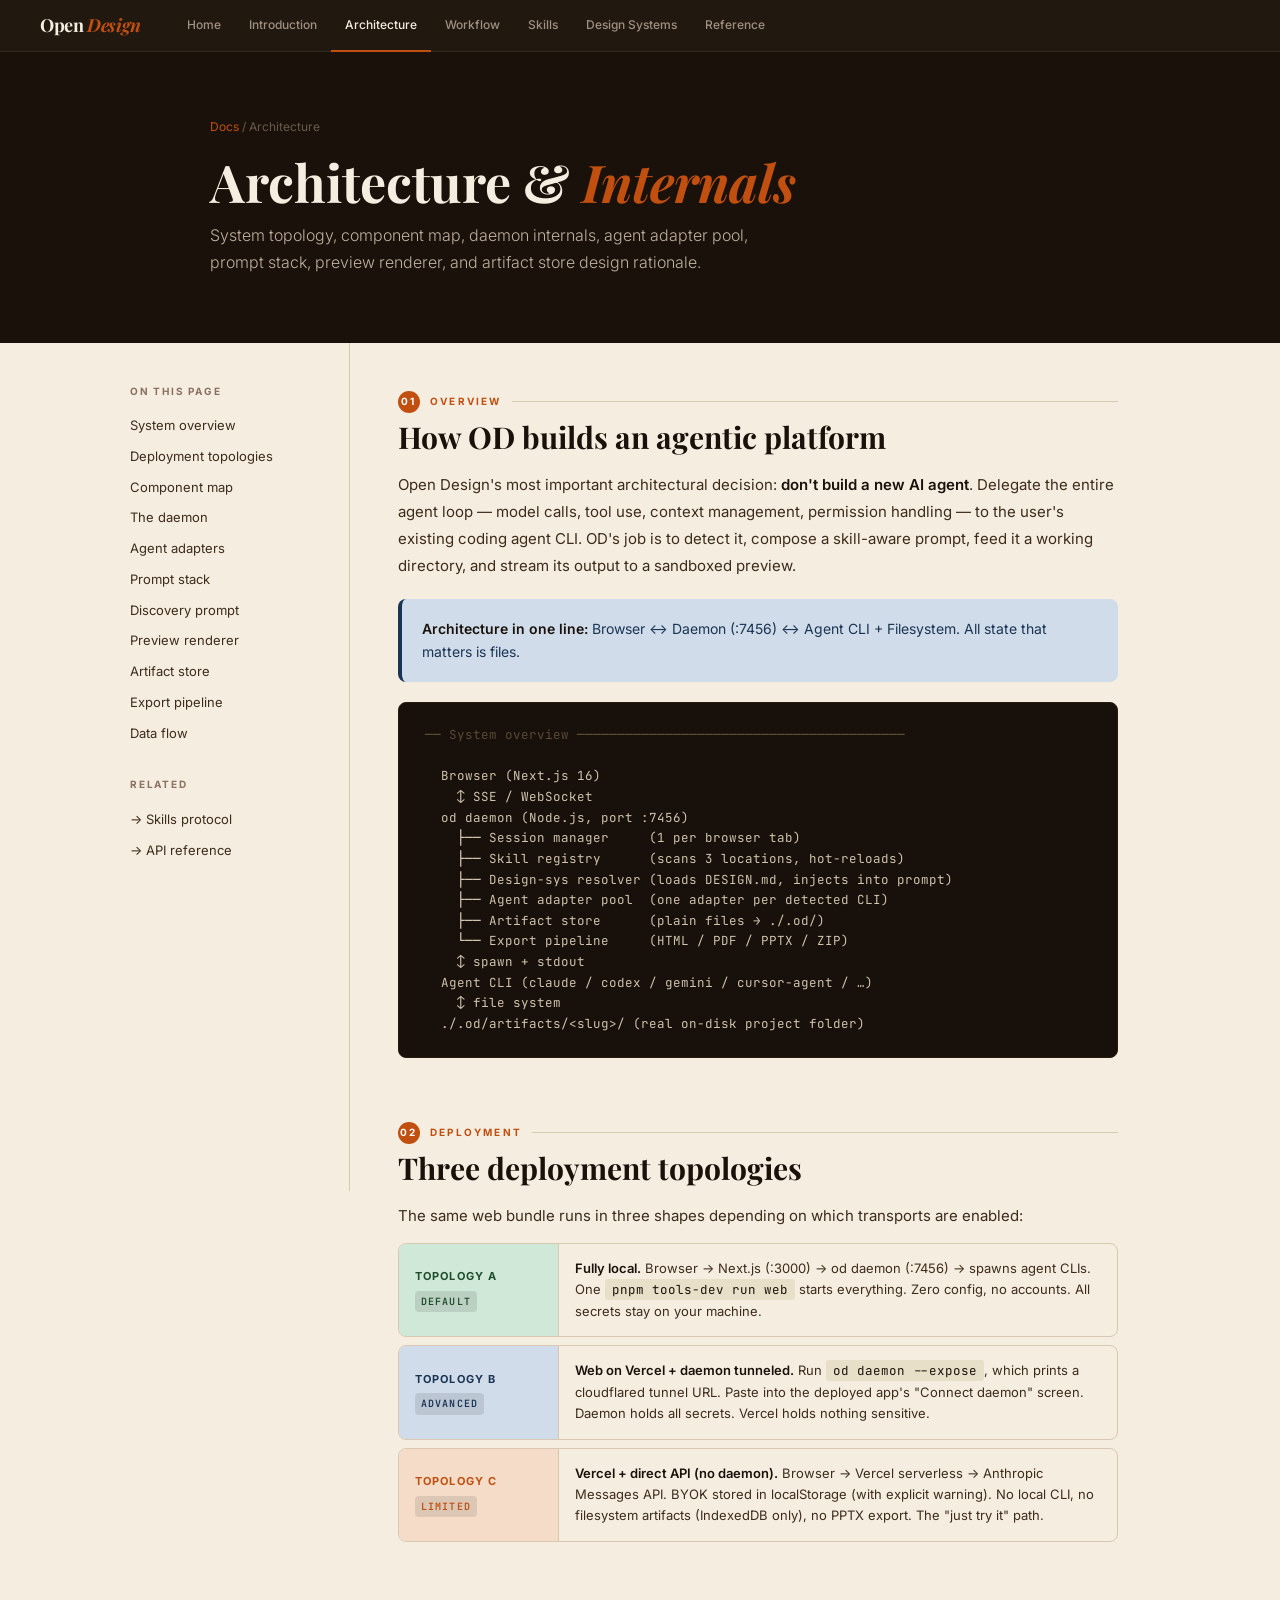
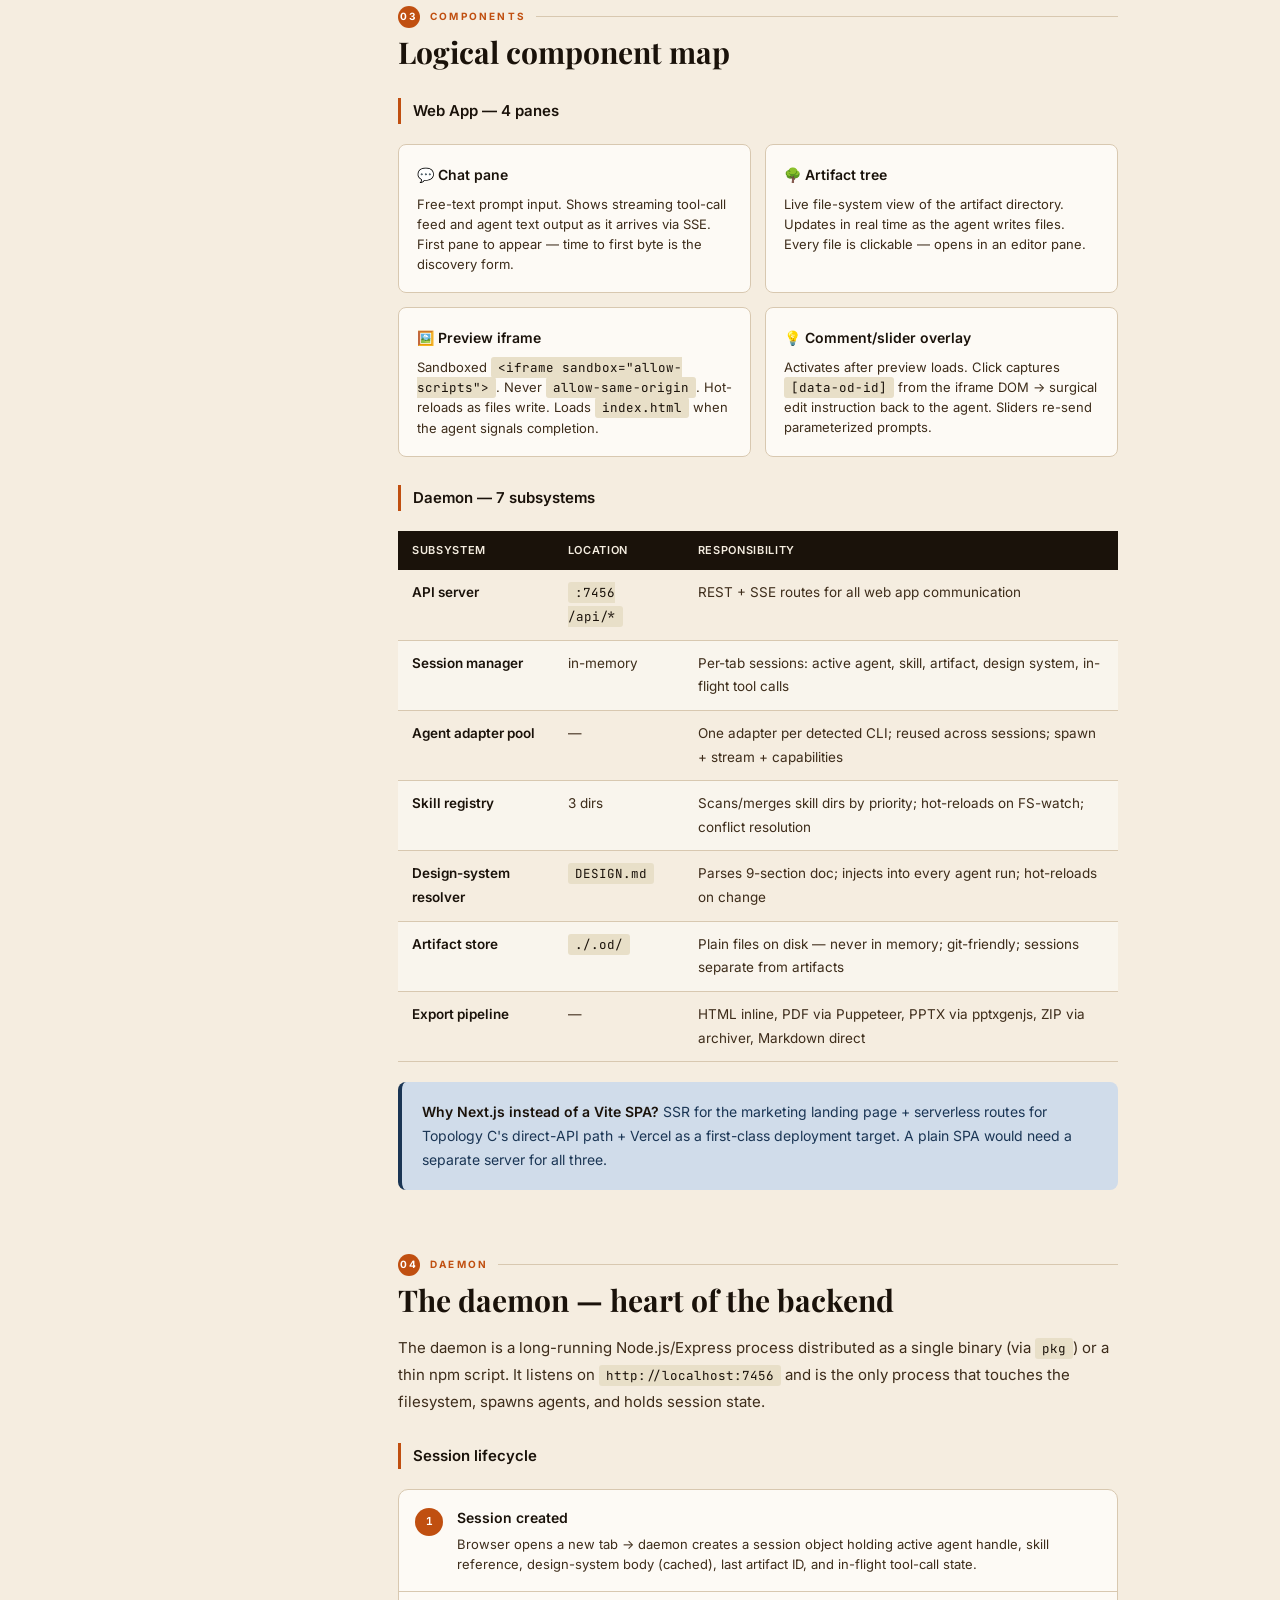
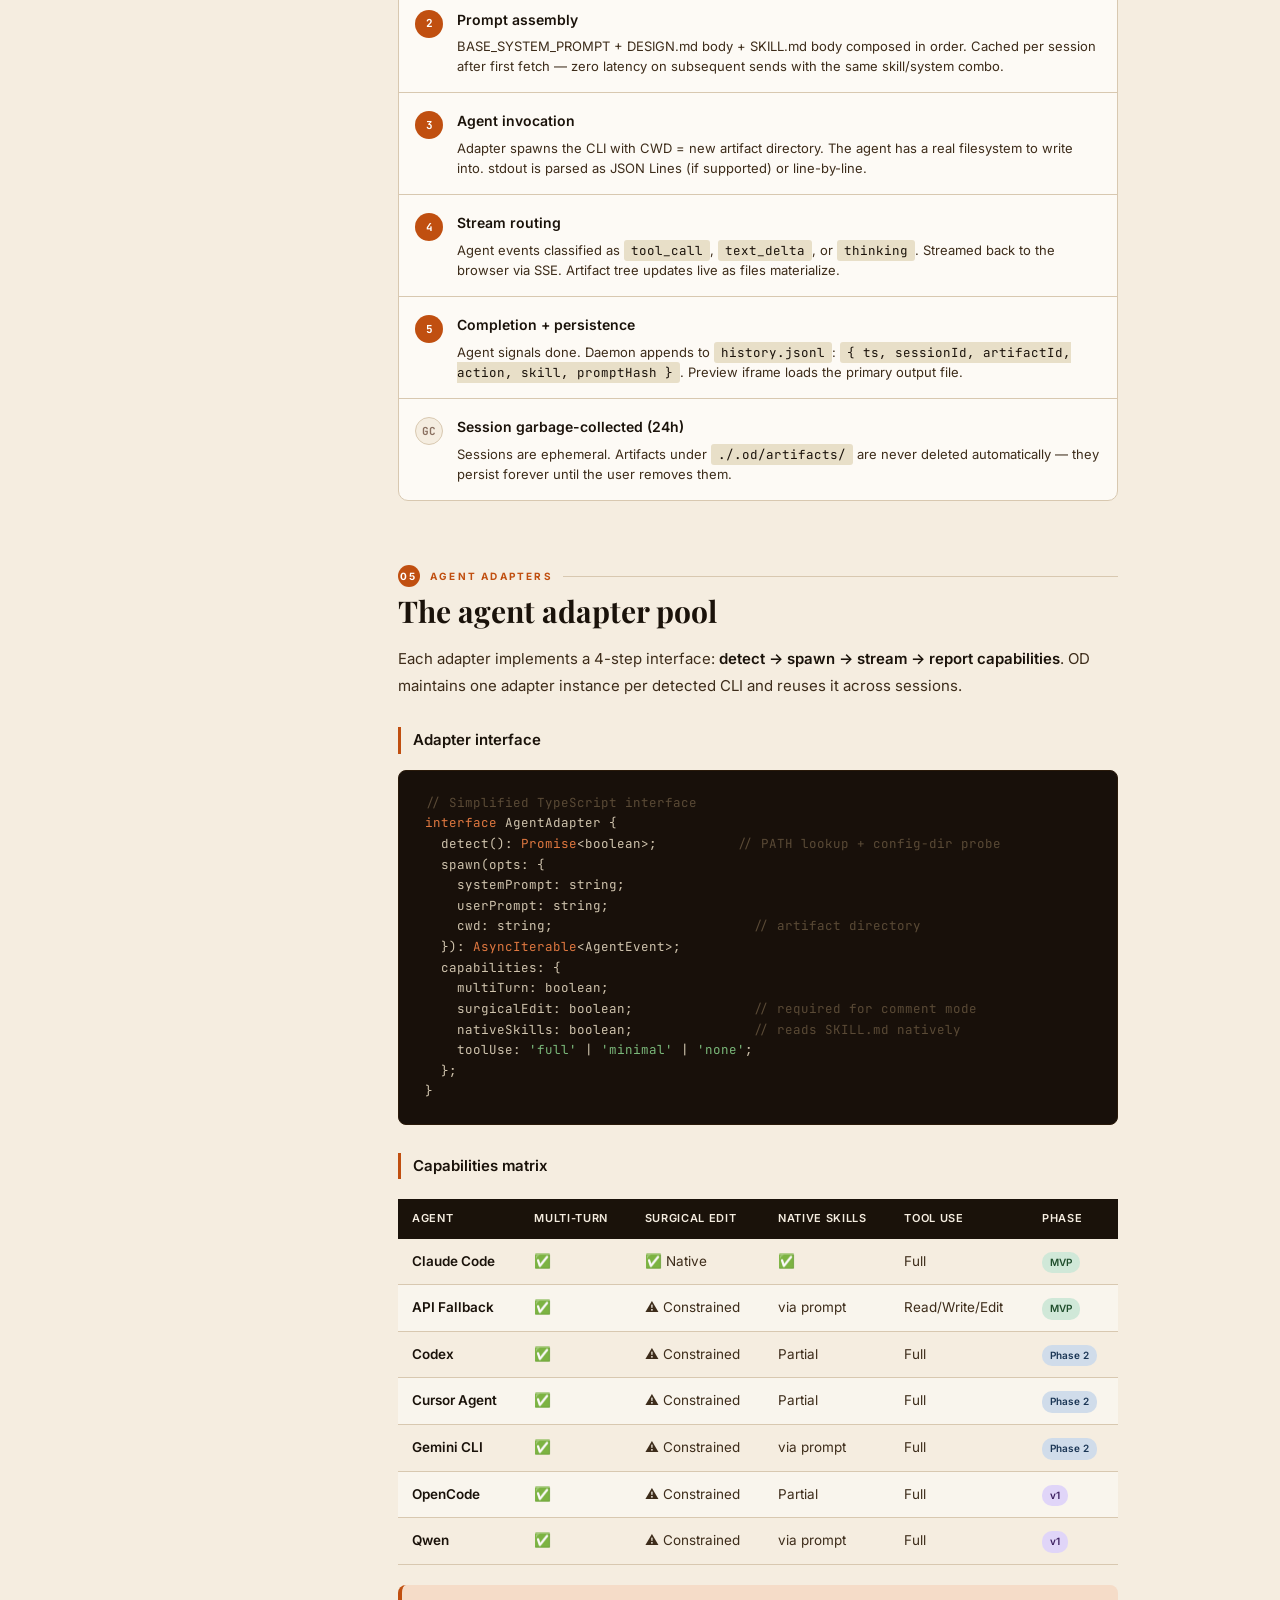
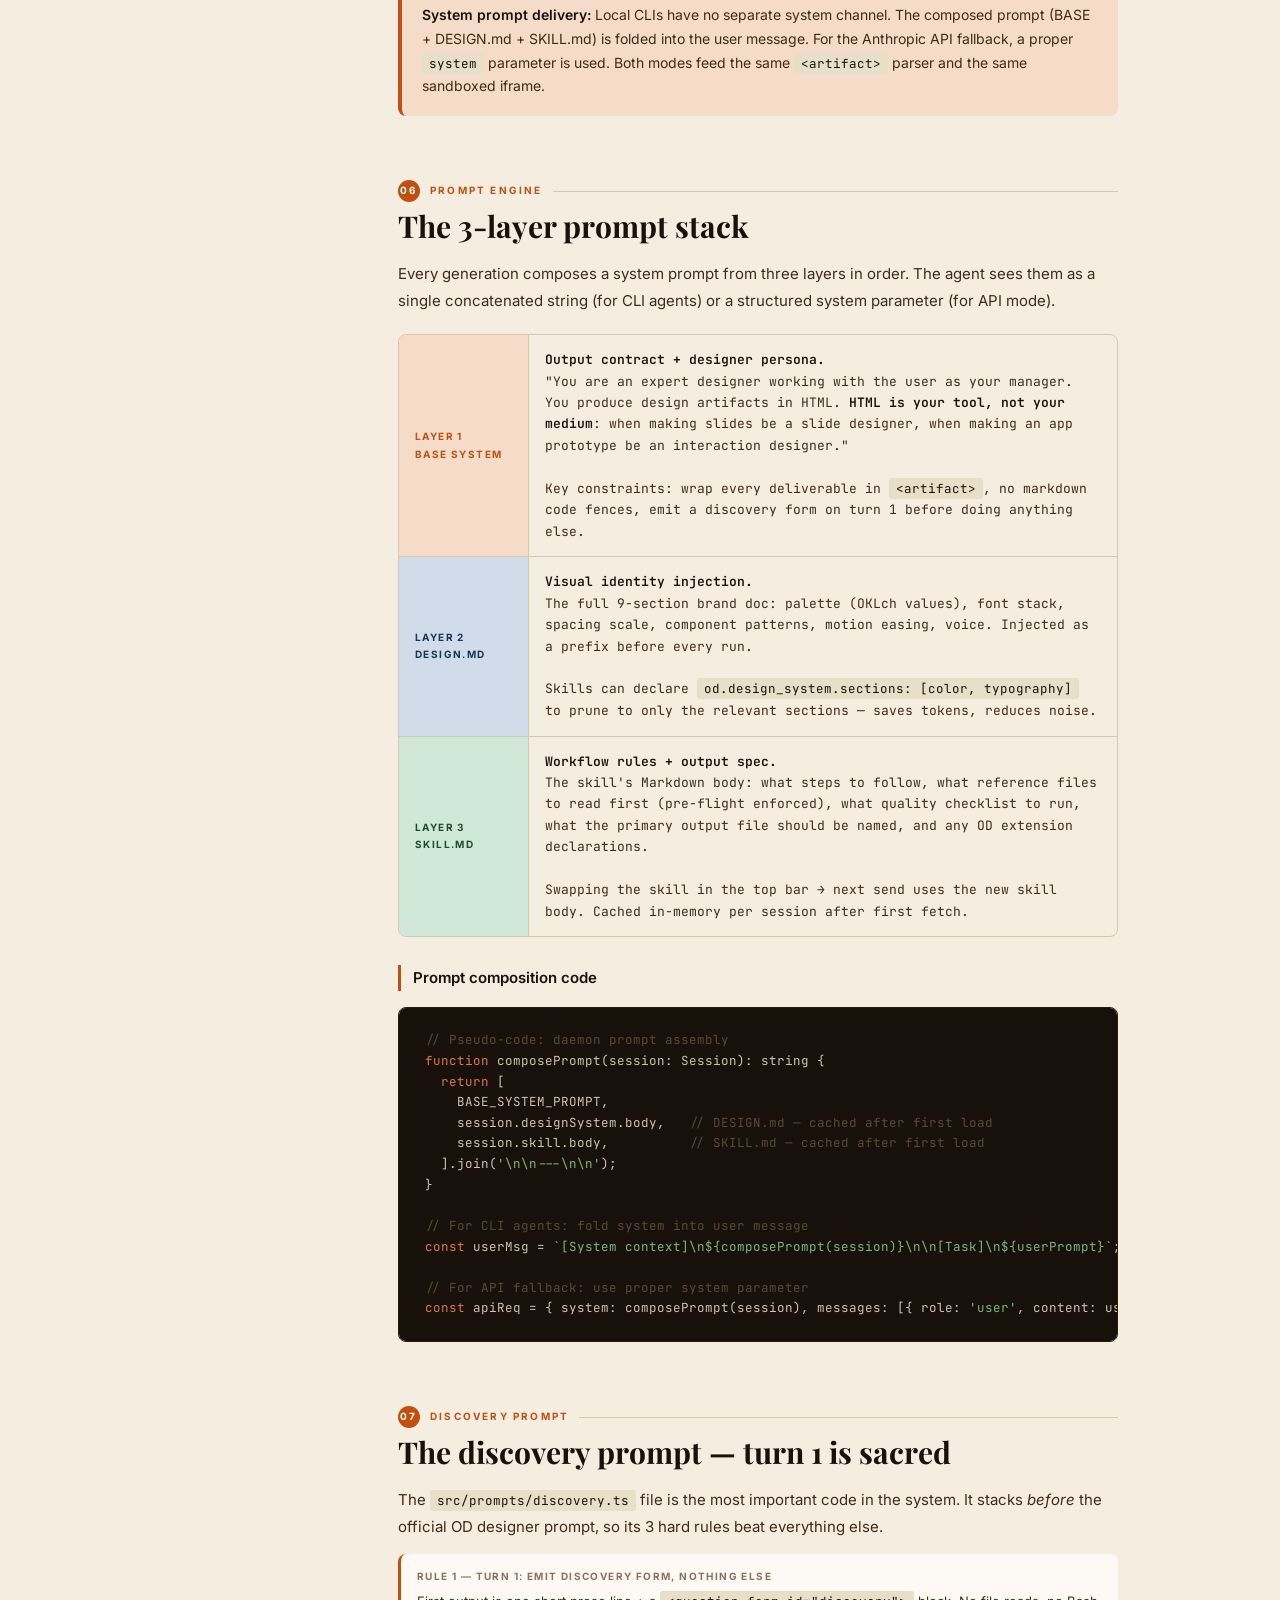
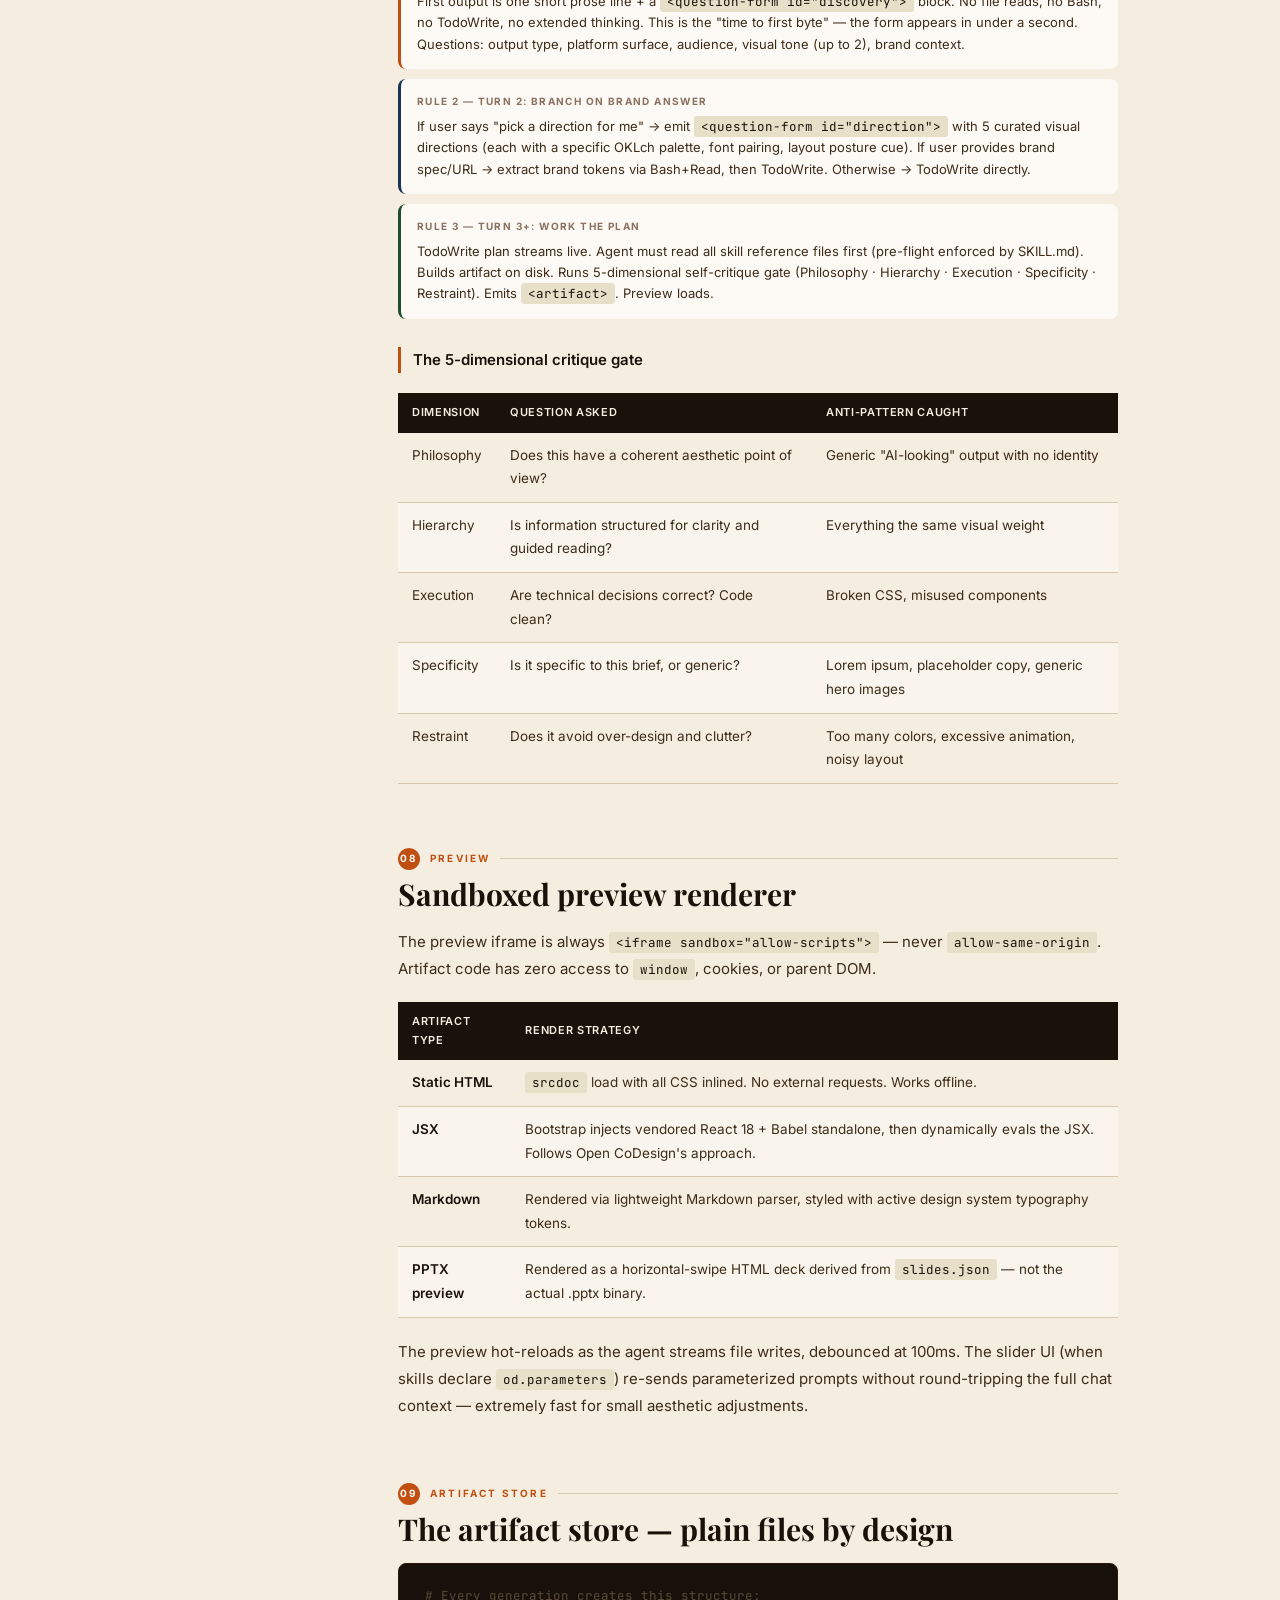
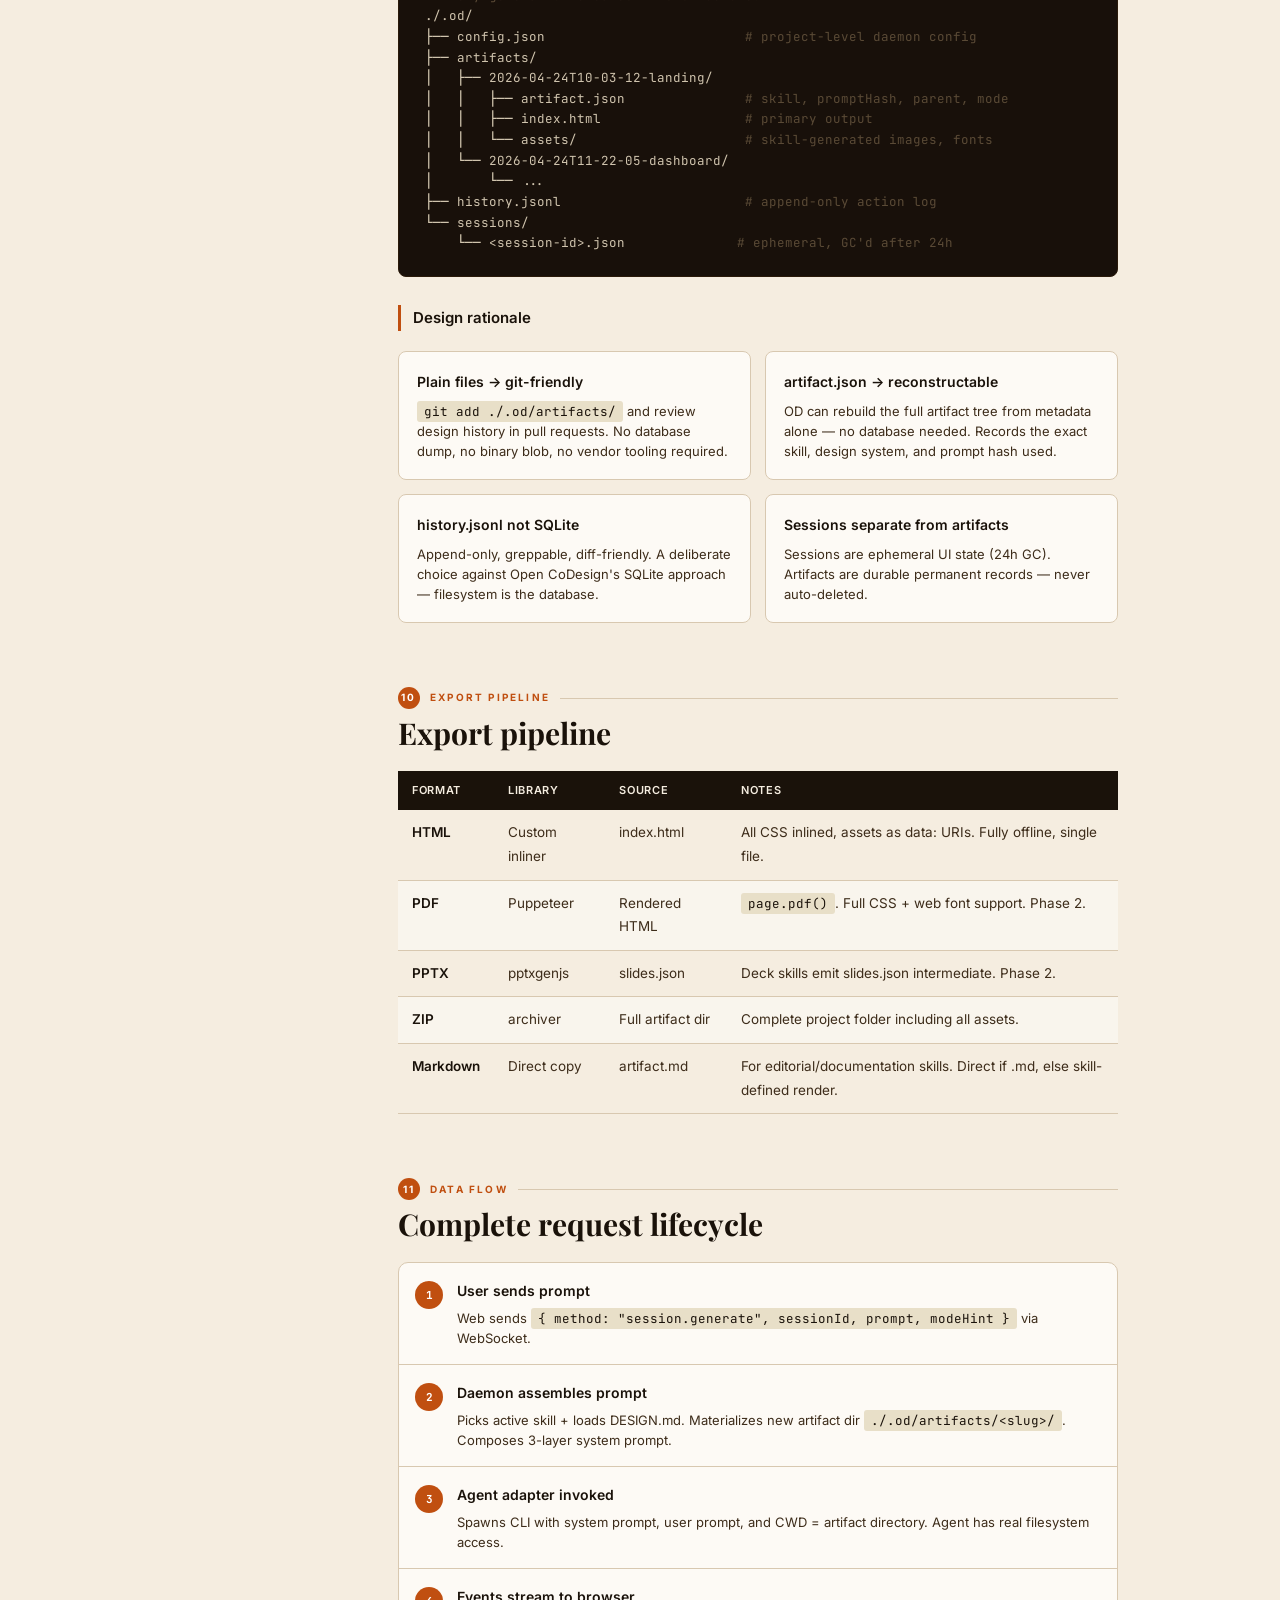
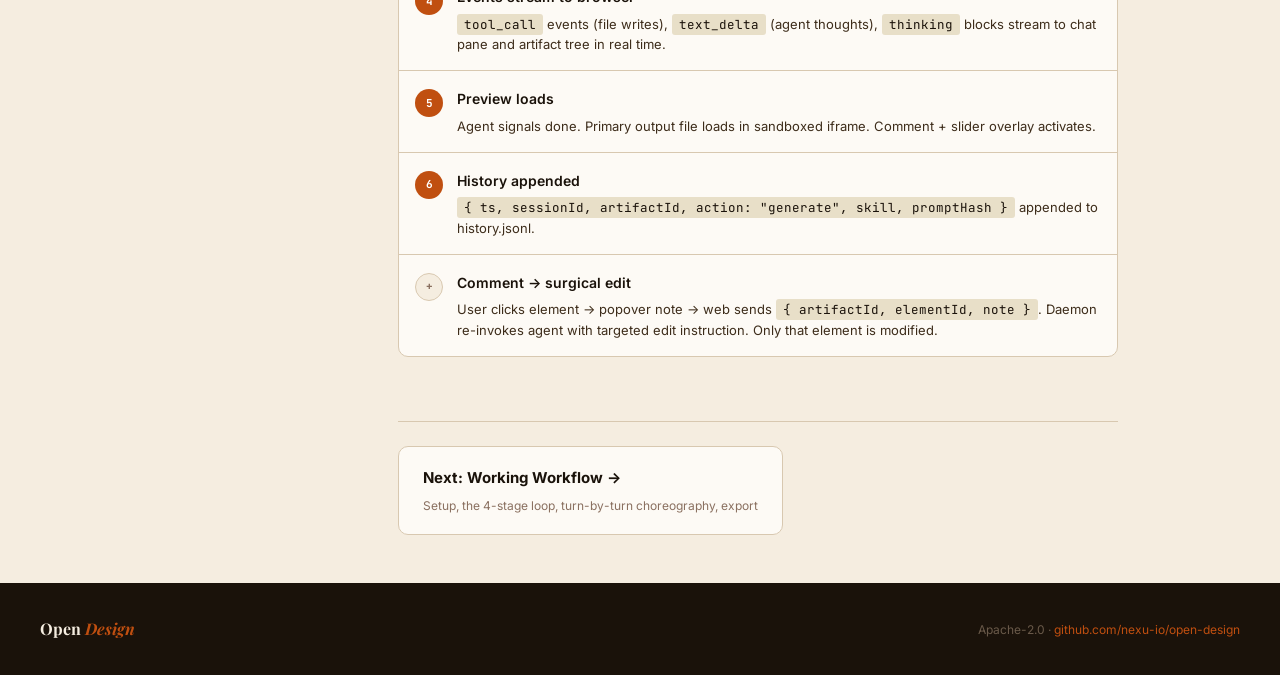
<file: quick-overview/02-architecture.html>
<!DOCTYPE html>
<html lang="en">
<head>
<meta charset="UTF-8">
<meta name="viewport" content="width=device-width, initial-scale=1.0">
<title>Architecture — Open Design Docs</title>
<link rel="stylesheet" href="shared.css">
</head>
<body>
<nav>
  <a class="nav-logo" href="index.html">Open <em>Design</em></a>
  <div class="nav-links">
    <a href="index.html">Home</a>
    <a href="01-introduction.html">Introduction</a>
    <a href="02-architecture.html" class="active">Architecture</a>
    <a href="03-workflow.html">Workflow</a>
    <a href="04-skills.html">Skills</a>
    <a href="05-design-systems.html">Design Systems</a>
    <a href="06-reference.html">Reference</a>
  </div>
</nav>

<div class="page-hero">
  <div class="page-hero-inner">
    <div class="crumb"><a href="index.html">Docs</a> / Architecture</div>
    <h1>Architecture &amp; <em>Internals</em></h1>
    <p>System topology, component map, daemon internals, agent adapter pool, prompt stack, preview renderer, and artifact store design rationale.</p>
  </div>
</div>

<div class="doc-layout">
  <aside class="sidebar">
    <div class="sidebar-group">
      <div class="sidebar-title">On this page</div>
      <a href="#overview">System overview</a>
      <a href="#topologies">Deployment topologies</a>
      <a href="#components">Component map</a>
      <a href="#daemon">The daemon</a>
      <a href="#adapters">Agent adapters</a>
      <a href="#prompt-stack">Prompt stack</a>
      <a href="#discovery-prompt">Discovery prompt</a>
      <a href="#preview">Preview renderer</a>
      <a href="#artifact-store">Artifact store</a>
      <a href="#export">Export pipeline</a>
      <a href="#data-flow">Data flow</a>
    </div>
    <div class="sidebar-group">
      <div class="sidebar-title">Related</div>
      <a href="04-skills.html">→ Skills protocol</a>
      <a href="06-reference.html">→ API reference</a>
    </div>
  </aside>

  <main>

    <section id="overview">
      <div class="eyebrow"><span>01</span> Overview</div>
      <h2>How OD builds an agentic platform</h2>
      <p>Open Design's most important architectural decision: <strong>don't build a new AI agent</strong>. Delegate the entire agent loop — model calls, tool use, context management, permission handling — to the user's existing coding agent CLI. OD's job is to detect it, compose a skill-aware prompt, feed it a working directory, and stream its output to a sandboxed preview.</p>

      <div class="callout callout-blue">
        <strong>Architecture in one line:</strong> Browser ↔ Daemon (:7456) ↔ Agent CLI + Filesystem. All state that matters is files.
      </div>

      <pre><span class="c">── System overview ─────────────────────────────────────────</span>

  Browser (Next.js 16)
    ↕ SSE / WebSocket
  od daemon (Node.js, port :7456)
    ├── Session manager     (1 per browser tab)
    ├── Skill registry      (scans 3 locations, hot-reloads)
    ├── Design-sys resolver (loads DESIGN.md, injects into prompt)
    ├── Agent adapter pool  (one adapter per detected CLI)
    ├── Artifact store      (plain files → ./.od/)
    └── Export pipeline     (HTML / PDF / PPTX / ZIP)
    ↕ spawn + stdout
  Agent CLI (claude / codex / gemini / cursor-agent / …)
    ↕ file system
  ./.od/artifacts/&lt;slug&gt;/ (real on-disk project folder)</pre>
    </section>

    <section id="topologies">
      <div class="eyebrow"><span>02</span> Deployment</div>
      <h2>Three deployment topologies</h2>
      <p>The same web bundle runs in three shapes depending on which transports are enabled:</p>

      <div class="arch-layer l1">
        <div class="arch-label">Topology A<div class="badge">Default</div></div>
        <div class="arch-detail"><strong>Fully local.</strong> Browser → Next.js (:3000) → od daemon (:7456) → spawns agent CLIs. One <code>pnpm tools-dev run web</code> starts everything. Zero config, no accounts. All secrets stay on your machine.</div>
      </div>
      <div class="arch-layer l2">
        <div class="arch-label">Topology B<div class="badge">Advanced</div></div>
        <div class="arch-detail"><strong>Web on Vercel + daemon tunneled.</strong> Run <code>od daemon --expose</code>, which prints a cloudflared tunnel URL. Paste into the deployed app's "Connect daemon" screen. Daemon holds all secrets. Vercel holds nothing sensitive.</div>
      </div>
      <div class="arch-layer l3">
        <div class="arch-label">Topology C<div class="badge">Limited</div></div>
        <div class="arch-detail"><strong>Vercel + direct API (no daemon).</strong> Browser → Vercel serverless → Anthropic Messages API. BYOK stored in localStorage (with explicit warning). No local CLI, no filesystem artifacts (IndexedDB only), no PPTX export. The "just try it" path.</div>
      </div>
    </section>

    <section id="components">
      <div class="eyebrow"><span>03</span> Components</div>
      <h2>Logical component map</h2>

      <h3>Web App — 4 panes</h3>
      <div class="grid2">
        <div class="card"><h4>💬 Chat pane</h4><p>Free-text prompt input. Shows streaming tool-call feed and agent text output as it arrives via SSE. First pane to appear — time to first byte is the discovery form.</p></div>
        <div class="card"><h4>🌳 Artifact tree</h4><p>Live file-system view of the artifact directory. Updates in real time as the agent writes files. Every file is clickable — opens in an editor pane.</p></div>
        <div class="card"><h4>🖼️ Preview iframe</h4><p>Sandboxed <code>&lt;iframe sandbox="allow-scripts"&gt;</code>. Never <code>allow-same-origin</code>. Hot-reloads as files write. Loads <code>index.html</code> when the agent signals completion.</p></div>
        <div class="card"><h4>💡 Comment/slider overlay</h4><p>Activates after preview loads. Click captures <code>[data-od-id]</code> from the iframe DOM → surgical edit instruction back to the agent. Sliders re-send parameterized prompts.</p></div>
      </div>

      <h3>Daemon — 7 subsystems</h3>
      <table>
        <thead><tr><th>Subsystem</th><th>Location</th><th>Responsibility</th></tr></thead>
        <tbody>
          <tr><td><strong>API server</strong></td><td><code>:7456 /api/*</code></td><td>REST + SSE routes for all web app communication</td></tr>
          <tr><td><strong>Session manager</strong></td><td>in-memory</td><td>Per-tab sessions: active agent, skill, artifact, design system, in-flight tool calls</td></tr>
          <tr><td><strong>Agent adapter pool</strong></td><td>—</td><td>One adapter per detected CLI; reused across sessions; spawn + stream + capabilities</td></tr>
          <tr><td><strong>Skill registry</strong></td><td>3 dirs</td><td>Scans/merges skill dirs by priority; hot-reloads on FS-watch; conflict resolution</td></tr>
          <tr><td><strong>Design-system resolver</strong></td><td><code>DESIGN.md</code></td><td>Parses 9-section doc; injects into every agent run; hot-reloads on change</td></tr>
          <tr><td><strong>Artifact store</strong></td><td><code>./.od/</code></td><td>Plain files on disk — never in memory; git-friendly; sessions separate from artifacts</td></tr>
          <tr><td><strong>Export pipeline</strong></td><td>—</td><td>HTML inline, PDF via Puppeteer, PPTX via pptxgenjs, ZIP via archiver, Markdown direct</td></tr>
        </tbody>
      </table>

      <div class="callout callout-blue">
        <strong>Why Next.js instead of a Vite SPA?</strong> SSR for the marketing landing page + serverless routes for Topology C's direct-API path + Vercel as a first-class deployment target. A plain SPA would need a separate server for all three.
      </div>
    </section>

    <section id="daemon">
      <div class="eyebrow"><span>04</span> Daemon</div>
      <h2>The daemon — heart of the backend</h2>
      <p>The daemon is a long-running Node.js/Express process distributed as a single binary (via <code>pkg</code>) or a thin npm script. It listens on <code>http://localhost:7456</code> and is the only process that touches the filesystem, spawns agents, and holds session state.</p>

      <h3>Session lifecycle</h3>
      <div class="flow">
        <div class="flow-step"><div class="flow-num">1</div><div class="flow-body"><h4>Session created</h4><p>Browser opens a new tab → daemon creates a session object holding active agent handle, skill reference, design-system body (cached), last artifact ID, and in-flight tool-call state.</p></div></div>
        <div class="flow-step"><div class="flow-num">2</div><div class="flow-body"><h4>Prompt assembly</h4><p>BASE_SYSTEM_PROMPT + DESIGN.md body + SKILL.md body composed in order. Cached per session after first fetch — zero latency on subsequent sends with the same skill/system combo.</p></div></div>
        <div class="flow-step"><div class="flow-num">3</div><div class="flow-body"><h4>Agent invocation</h4><p>Adapter spawns the CLI with CWD = new artifact directory. The agent has a real filesystem to write into. stdout is parsed as JSON Lines (if supported) or line-by-line.</p></div></div>
        <div class="flow-step"><div class="flow-num">4</div><div class="flow-body"><h4>Stream routing</h4><p>Agent events classified as <code>tool_call</code>, <code>text_delta</code>, or <code>thinking</code>. Streamed back to the browser via SSE. Artifact tree updates live as files materialize.</p></div></div>
        <div class="flow-step"><div class="flow-num">5</div><div class="flow-body"><h4>Completion + persistence</h4><p>Agent signals done. Daemon appends to <code>history.jsonl</code>: <code>{ ts, sessionId, artifactId, action, skill, promptHash }</code>. Preview iframe loads the primary output file.</p></div></div>
        <div class="flow-step"><div class="flow-num gray">GC</div><div class="flow-body"><h4>Session garbage-collected (24h)</h4><p>Sessions are ephemeral. Artifacts under <code>./.od/artifacts/</code> are never deleted automatically — they persist forever until the user removes them.</p></div></div>
      </div>
    </section>

    <section id="adapters">
      <div class="eyebrow"><span>05</span> Agent adapters</div>
      <h2>The agent adapter pool</h2>
      <p>Each adapter implements a 4-step interface: <strong>detect → spawn → stream → report capabilities</strong>. OD maintains one adapter instance per detected CLI and reuses it across sessions.</p>

      <h3>Adapter interface</h3>
      <pre><span class="c">// Simplified TypeScript interface</span>
<span class="k">interface</span> AgentAdapter {
  detect(): <span class="k">Promise</span>&lt;boolean&gt;;          <span class="c">// PATH lookup + config-dir probe</span>
  spawn(opts: {
    systemPrompt: string;
    userPrompt: string;
    cwd: string;                         <span class="c">// artifact directory</span>
  }): <span class="k">AsyncIterable</span>&lt;AgentEvent&gt;;
  capabilities: {
    multiTurn: boolean;
    surgicalEdit: boolean;               <span class="c">// required for comment mode</span>
    nativeSkills: boolean;               <span class="c">// reads SKILL.md natively</span>
    toolUse: <span class="s">'full'</span> | <span class="s">'minimal'</span> | <span class="s">'none'</span>;
  };
}</pre>

      <h3>Capabilities matrix</h3>
      <table>
        <thead><tr><th>Agent</th><th>Multi-turn</th><th>Surgical edit</th><th>Native skills</th><th>Tool use</th><th>Phase</th></tr></thead>
        <tbody>
          <tr><td><strong>Claude Code</strong></td><td>✅</td><td>✅ Native</td><td>✅</td><td>Full</td><td><span class="badge badge-g">MVP</span></td></tr>
          <tr><td><strong>API Fallback</strong></td><td>✅</td><td>⚠️ Constrained</td><td>via prompt</td><td>Read/Write/Edit</td><td><span class="badge badge-g">MVP</span></td></tr>
          <tr><td><strong>Codex</strong></td><td>✅</td><td>⚠️ Constrained</td><td>Partial</td><td>Full</td><td><span class="badge badge-b">Phase 2</span></td></tr>
          <tr><td><strong>Cursor Agent</strong></td><td>✅</td><td>⚠️ Constrained</td><td>Partial</td><td>Full</td><td><span class="badge badge-b">Phase 2</span></td></tr>
          <tr><td><strong>Gemini CLI</strong></td><td>✅</td><td>⚠️ Constrained</td><td>via prompt</td><td>Full</td><td><span class="badge badge-b">Phase 2</span></td></tr>
          <tr><td><strong>OpenCode</strong></td><td>✅</td><td>⚠️ Constrained</td><td>Partial</td><td>Full</td><td><span class="badge badge-p">v1</span></td></tr>
          <tr><td><strong>Qwen</strong></td><td>✅</td><td>⚠️ Constrained</td><td>via prompt</td><td>Full</td><td><span class="badge badge-p">v1</span></td></tr>
        </tbody>
      </table>

      <div class="callout callout-orange">
        <strong>System prompt delivery:</strong> Local CLIs have no separate system channel. The composed prompt (BASE + DESIGN.md + SKILL.md) is folded into the user message. For the Anthropic API fallback, a proper <code>system</code> parameter is used. Both modes feed the same <code>&lt;artifact&gt;</code> parser and the same sandboxed iframe.
      </div>
    </section>

    <section id="prompt-stack">
      <div class="eyebrow"><span>06</span> Prompt engine</div>
      <h2>The 3-layer prompt stack</h2>
      <p>Every generation composes a system prompt from three layers in order. The agent sees them as a single concatenated string (for CLI agents) or a structured system parameter (for API mode).</p>

      <div class="prompt-stack">
        <div class="pl-row pl-base">
          <div class="pl-tag">Layer 1<br>Base system</div>
          <div class="pl-content">
            <strong>Output contract + designer persona.</strong><br>
            "You are an expert designer working with the user as your manager. You produce design artifacts in HTML. <strong>HTML is your tool, not your medium</strong>: when making slides be a slide designer, when making an app prototype be an interaction designer."<br><br>
            Key constraints: wrap every deliverable in <code>&lt;artifact&gt;</code>, no markdown code fences, emit a discovery form on turn 1 before doing anything else.
          </div>
        </div>
        <div class="pl-row pl-system">
          <div class="pl-tag">Layer 2<br>DESIGN.md</div>
          <div class="pl-content">
            <strong>Visual identity injection.</strong><br>
            The full 9-section brand doc: palette (OKLch values), font stack, spacing scale, component patterns, motion easing, voice. Injected as a prefix before every run.<br><br>
            Skills can declare <code>od.design_system.sections: [color, typography]</code> to prune to only the relevant sections — saves tokens, reduces noise.
          </div>
        </div>
        <div class="pl-row pl-skill">
          <div class="pl-tag">Layer 3<br>SKILL.md</div>
          <div class="pl-content">
            <strong>Workflow rules + output spec.</strong><br>
            The skill's Markdown body: what steps to follow, what reference files to read first (pre-flight enforced), what quality checklist to run, what the primary output file should be named, and any OD extension declarations.<br><br>
            Swapping the skill in the top bar → next send uses the new skill body. Cached in-memory per session after first fetch.
          </div>
        </div>
      </div>

      <h3>Prompt composition code</h3>
      <pre><span class="c">// Pseudo-code: daemon prompt assembly</span>
<span class="k">function</span> composePrompt(session: Session): string {
  <span class="k">return</span> [
    BASE_SYSTEM_PROMPT,
    session.designSystem.body,   <span class="c">// DESIGN.md — cached after first load</span>
    session.skill.body,          <span class="c">// SKILL.md — cached after first load</span>
  ].join(<span class="s">'\n\n---\n\n'</span>);
}

<span class="c">// For CLI agents: fold system into user message</span>
<span class="k">const</span> userMsg = <span class="s">`[System context]\n${composePrompt(session)}\n\n[Task]\n${userPrompt}`</span>;

<span class="c">// For API fallback: use proper system parameter</span>
<span class="k">const</span> apiReq = { system: composePrompt(session), messages: [{ role: <span class="s">'user'</span>, content: userPrompt }] };</pre>
    </section>

    <section id="discovery-prompt">
      <div class="eyebrow"><span>07</span> Discovery prompt</div>
      <h2>The discovery prompt — turn 1 is sacred</h2>
      <p>The <code>src/prompts/discovery.ts</code> file is the most important code in the system. It stacks <em>before</em> the official OD designer prompt, so its 3 hard rules beat everything else.</p>

      <div class="turn-block t1">
        <div class="turn-label">Rule 1 — Turn 1: emit discovery form, nothing else</div>
        <p>First output is one short prose line + a <code>&lt;question-form id="discovery"&gt;</code> block. No file reads, no Bash, no TodoWrite, no extended thinking. This is the "time to first byte" — the form appears in under a second. Questions: output type, platform surface, audience, visual tone (up to 2), brand context.</p>
      </div>

      <div class="turn-block t2">
        <div class="turn-label">Rule 2 — Turn 2: branch on brand answer</div>
        <p>If user says "pick a direction for me" → emit <code>&lt;question-form id="direction"&gt;</code> with 5 curated visual directions (each with a specific OKLch palette, font pairing, layout posture cue). If user provides brand spec/URL → extract brand tokens via Bash+Read, then TodoWrite. Otherwise → TodoWrite directly.</p>
      </div>

      <div class="turn-block t3">
        <div class="turn-label">Rule 3 — Turn 3+: work the plan</div>
        <p>TodoWrite plan streams live. Agent must read all skill reference files first (pre-flight enforced by SKILL.md). Builds artifact on disk. Runs 5-dimensional self-critique gate (Philosophy · Hierarchy · Execution · Specificity · Restraint). Emits <code>&lt;artifact&gt;</code>. Preview loads.</p>
      </div>

      <h3>The 5-dimensional critique gate</h3>
      <table>
        <thead><tr><th>Dimension</th><th>Question asked</th><th>Anti-pattern caught</th></tr></thead>
        <tbody>
          <tr><td>Philosophy</td><td>Does this have a coherent aesthetic point of view?</td><td>Generic "AI-looking" output with no identity</td></tr>
          <tr><td>Hierarchy</td><td>Is information structured for clarity and guided reading?</td><td>Everything the same visual weight</td></tr>
          <tr><td>Execution</td><td>Are technical decisions correct? Code clean?</td><td>Broken CSS, misused components</td></tr>
          <tr><td>Specificity</td><td>Is it specific to this brief, or generic?</td><td>Lorem ipsum, placeholder copy, generic hero images</td></tr>
          <tr><td>Restraint</td><td>Does it avoid over-design and clutter?</td><td>Too many colors, excessive animation, noisy layout</td></tr>
        </tbody>
      </table>
    </section>

    <section id="preview">
      <div class="eyebrow"><span>08</span> Preview</div>
      <h2>Sandboxed preview renderer</h2>
      <p>The preview iframe is always <code>&lt;iframe sandbox="allow-scripts"&gt;</code> — never <code>allow-same-origin</code>. Artifact code has zero access to <code>window</code>, cookies, or parent DOM.</p>

      <table>
        <thead><tr><th>Artifact type</th><th>Render strategy</th></tr></thead>
        <tbody>
          <tr><td><strong>Static HTML</strong></td><td><code>srcdoc</code> load with all CSS inlined. No external requests. Works offline.</td></tr>
          <tr><td><strong>JSX</strong></td><td>Bootstrap injects vendored React 18 + Babel standalone, then dynamically evals the JSX. Follows Open CoDesign's approach.</td></tr>
          <tr><td><strong>Markdown</strong></td><td>Rendered via lightweight Markdown parser, styled with active design system typography tokens.</td></tr>
          <tr><td><strong>PPTX preview</strong></td><td>Rendered as a horizontal-swipe HTML deck derived from <code>slides.json</code> — not the actual .pptx binary.</td></tr>
        </tbody>
      </table>

      <p>The preview hot-reloads as the agent streams file writes, debounced at 100ms. The slider UI (when skills declare <code>od.parameters</code>) re-sends parameterized prompts without round-tripping the full chat context — extremely fast for small aesthetic adjustments.</p>
    </section>

    <section id="artifact-store">
      <div class="eyebrow"><span>09</span> Artifact store</div>
      <h2>The artifact store — plain files by design</h2>

      <pre><span class="c"># Every generation creates this structure:</span>
./.od/
├── config.json                         <span class="c"># project-level daemon config</span>
├── artifacts/
│   ├── 2026-04-24T10-03-12-landing/
│   │   ├── artifact.json               <span class="c"># skill, promptHash, parent, mode</span>
│   │   ├── index.html                  <span class="c"># primary output</span>
│   │   └── assets/                     <span class="c"># skill-generated images, fonts</span>
│   └── 2026-04-24T11-22-05-dashboard/
│       └── ...
├── history.jsonl                       <span class="c"># append-only action log</span>
└── sessions/
    └── &lt;session-id&gt;.json              <span class="c"># ephemeral, GC'd after 24h</span></pre>

      <h3>Design rationale</h3>
      <div class="grid2">
        <div class="card"><h4>Plain files → git-friendly</h4><p><code>git add ./.od/artifacts/</code> and review design history in pull requests. No database dump, no binary blob, no vendor tooling required.</p></div>
        <div class="card"><h4>artifact.json → reconstructable</h4><p>OD can rebuild the full artifact tree from metadata alone — no database needed. Records the exact skill, design system, and prompt hash used.</p></div>
        <div class="card"><h4>history.jsonl not SQLite</h4><p>Append-only, greppable, diff-friendly. A deliberate choice against Open CoDesign's SQLite approach — filesystem is the database.</p></div>
        <div class="card"><h4>Sessions separate from artifacts</h4><p>Sessions are ephemeral UI state (24h GC). Artifacts are durable permanent records — never auto-deleted.</p></div>
      </div>
    </section>

    <section id="export">
      <div class="eyebrow"><span>10</span> Export pipeline</div>
      <h2>Export pipeline</h2>
      <table>
        <thead><tr><th>Format</th><th>Library</th><th>Source</th><th>Notes</th></tr></thead>
        <tbody>
          <tr><td><strong>HTML</strong></td><td>Custom inliner</td><td>index.html</td><td>All CSS inlined, assets as data: URIs. Fully offline, single file.</td></tr>
          <tr><td><strong>PDF</strong></td><td>Puppeteer</td><td>Rendered HTML</td><td><code>page.pdf()</code>. Full CSS + web font support. Phase 2.</td></tr>
          <tr><td><strong>PPTX</strong></td><td>pptxgenjs</td><td>slides.json</td><td>Deck skills emit slides.json intermediate. Phase 2.</td></tr>
          <tr><td><strong>ZIP</strong></td><td>archiver</td><td>Full artifact dir</td><td>Complete project folder including all assets.</td></tr>
          <tr><td><strong>Markdown</strong></td><td>Direct copy</td><td>artifact.md</td><td>For editorial/documentation skills. Direct if .md, else skill-defined render.</td></tr>
        </tbody>
      </table>
    </section>

    <section id="data-flow">
      <div class="eyebrow"><span>11</span> Data flow</div>
      <h2>Complete request lifecycle</h2>
      <div class="flow">
        <div class="flow-step"><div class="flow-num">1</div><div class="flow-body"><h4>User sends prompt</h4><p>Web sends <code>{ method: "session.generate", sessionId, prompt, modeHint }</code> via WebSocket.</p></div></div>
        <div class="flow-step"><div class="flow-num">2</div><div class="flow-body"><h4>Daemon assembles prompt</h4><p>Picks active skill + loads DESIGN.md. Materializes new artifact dir <code>./.od/artifacts/&lt;slug&gt;/</code>. Composes 3-layer system prompt.</p></div></div>
        <div class="flow-step"><div class="flow-num">3</div><div class="flow-body"><h4>Agent adapter invoked</h4><p>Spawns CLI with system prompt, user prompt, and CWD = artifact directory. Agent has real filesystem access.</p></div></div>
        <div class="flow-step"><div class="flow-num">4</div><div class="flow-body"><h4>Events stream to browser</h4><p><code>tool_call</code> events (file writes), <code>text_delta</code> (agent thoughts), <code>thinking</code> blocks stream to chat pane and artifact tree in real time.</p></div></div>
        <div class="flow-step"><div class="flow-num">5</div><div class="flow-body"><h4>Preview loads</h4><p>Agent signals done. Primary output file loads in sandboxed iframe. Comment + slider overlay activates.</p></div></div>
        <div class="flow-step"><div class="flow-num">6</div><div class="flow-body"><h4>History appended</h4><p><code>{ ts, sessionId, artifactId, action: "generate", skill, promptHash }</code> appended to history.jsonl.</p></div></div>
        <div class="flow-step"><div class="flow-num gray">+</div><div class="flow-body"><h4>Comment → surgical edit</h4><p>User clicks element → popover note → web sends <code>{ artifactId, elementId, note }</code>. Daemon re-invokes agent with targeted edit instruction. Only that element is modified.</p></div></div>
      </div>
    </section>

    <div class="next-page">
      <a href="03-workflow.html" class="next-link">
        <span class="next-label">Next: Working Workflow →</span>
        <span class="next-sub">Setup, the 4-stage loop, turn-by-turn choreography, export</span>
      </a>
    </div>

  </main>
</div>

<footer>
  <div class="footer-brand">Open <em>Design</em></div>
  <div>Apache-2.0 · <a href="https://github.com/nexu-io/open-design">github.com/nexu-io/open-design</a></div>
</footer>
</body>
</html>
</file>
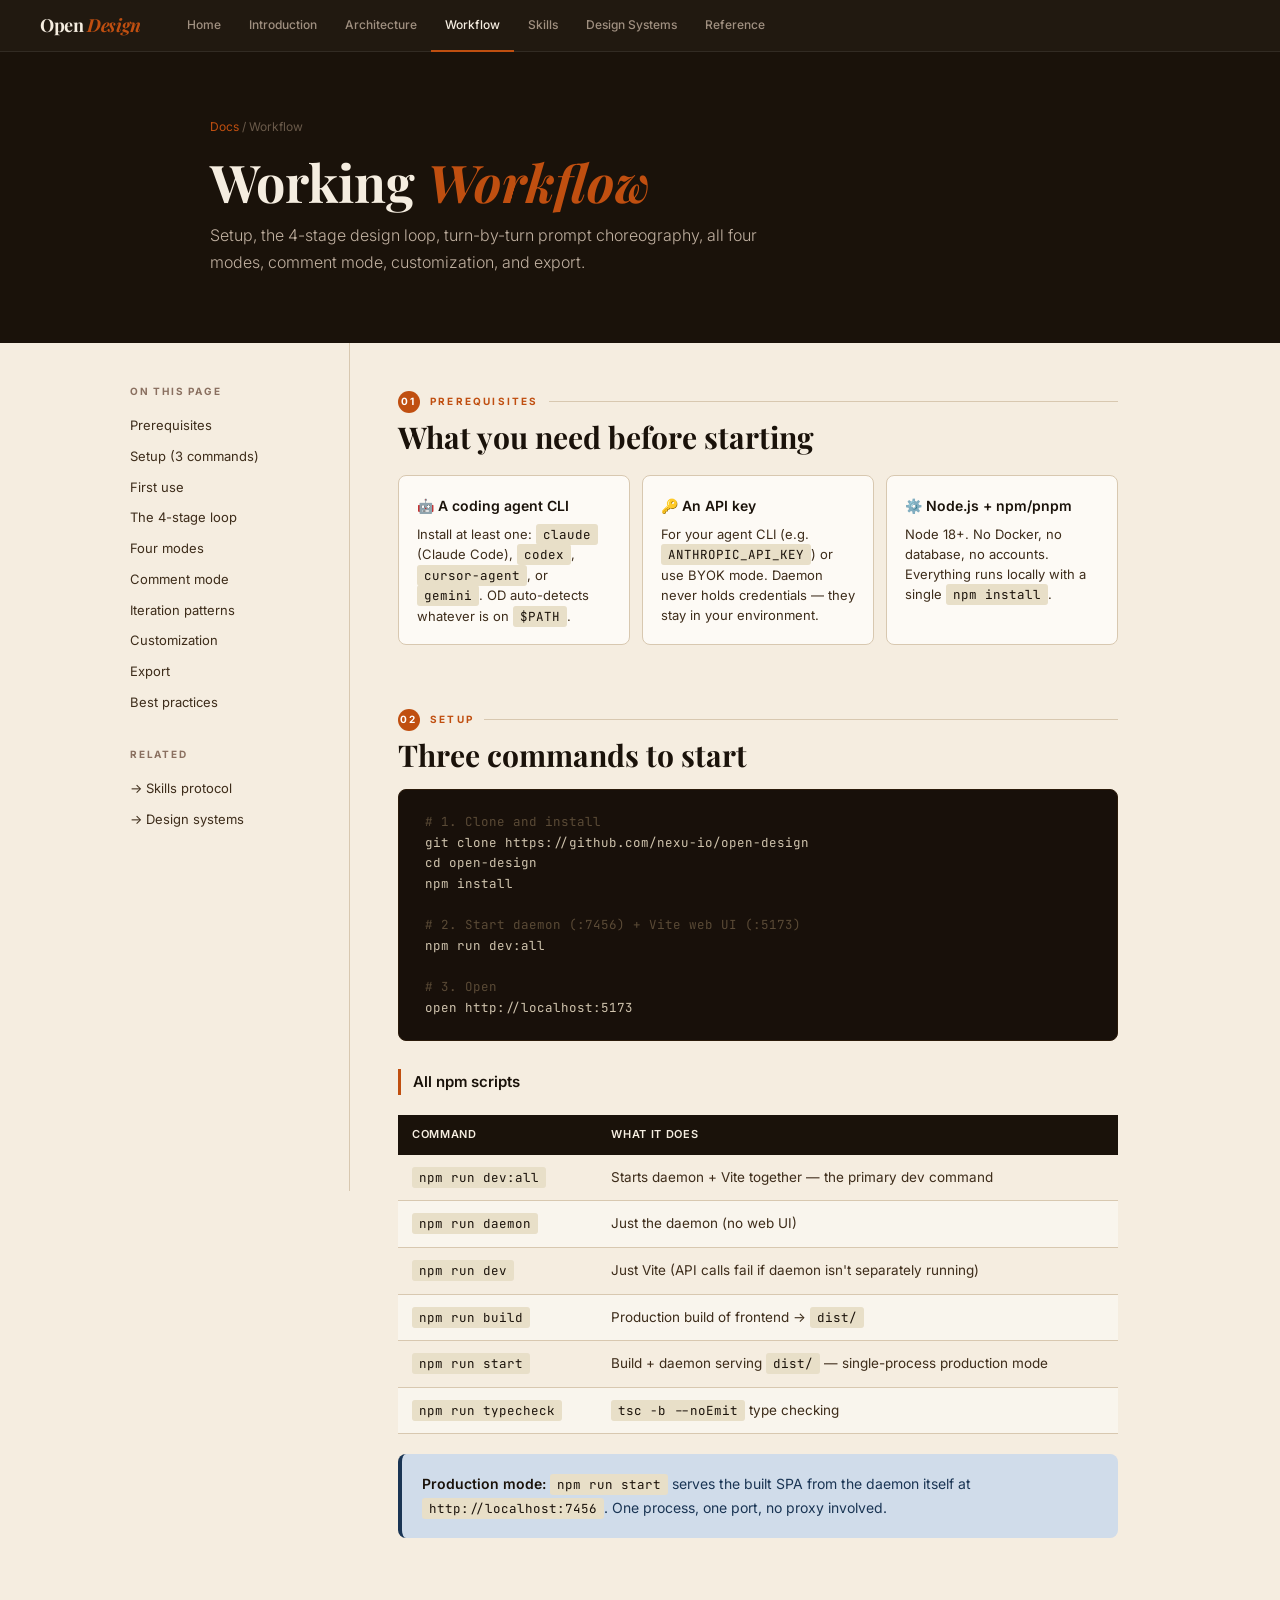
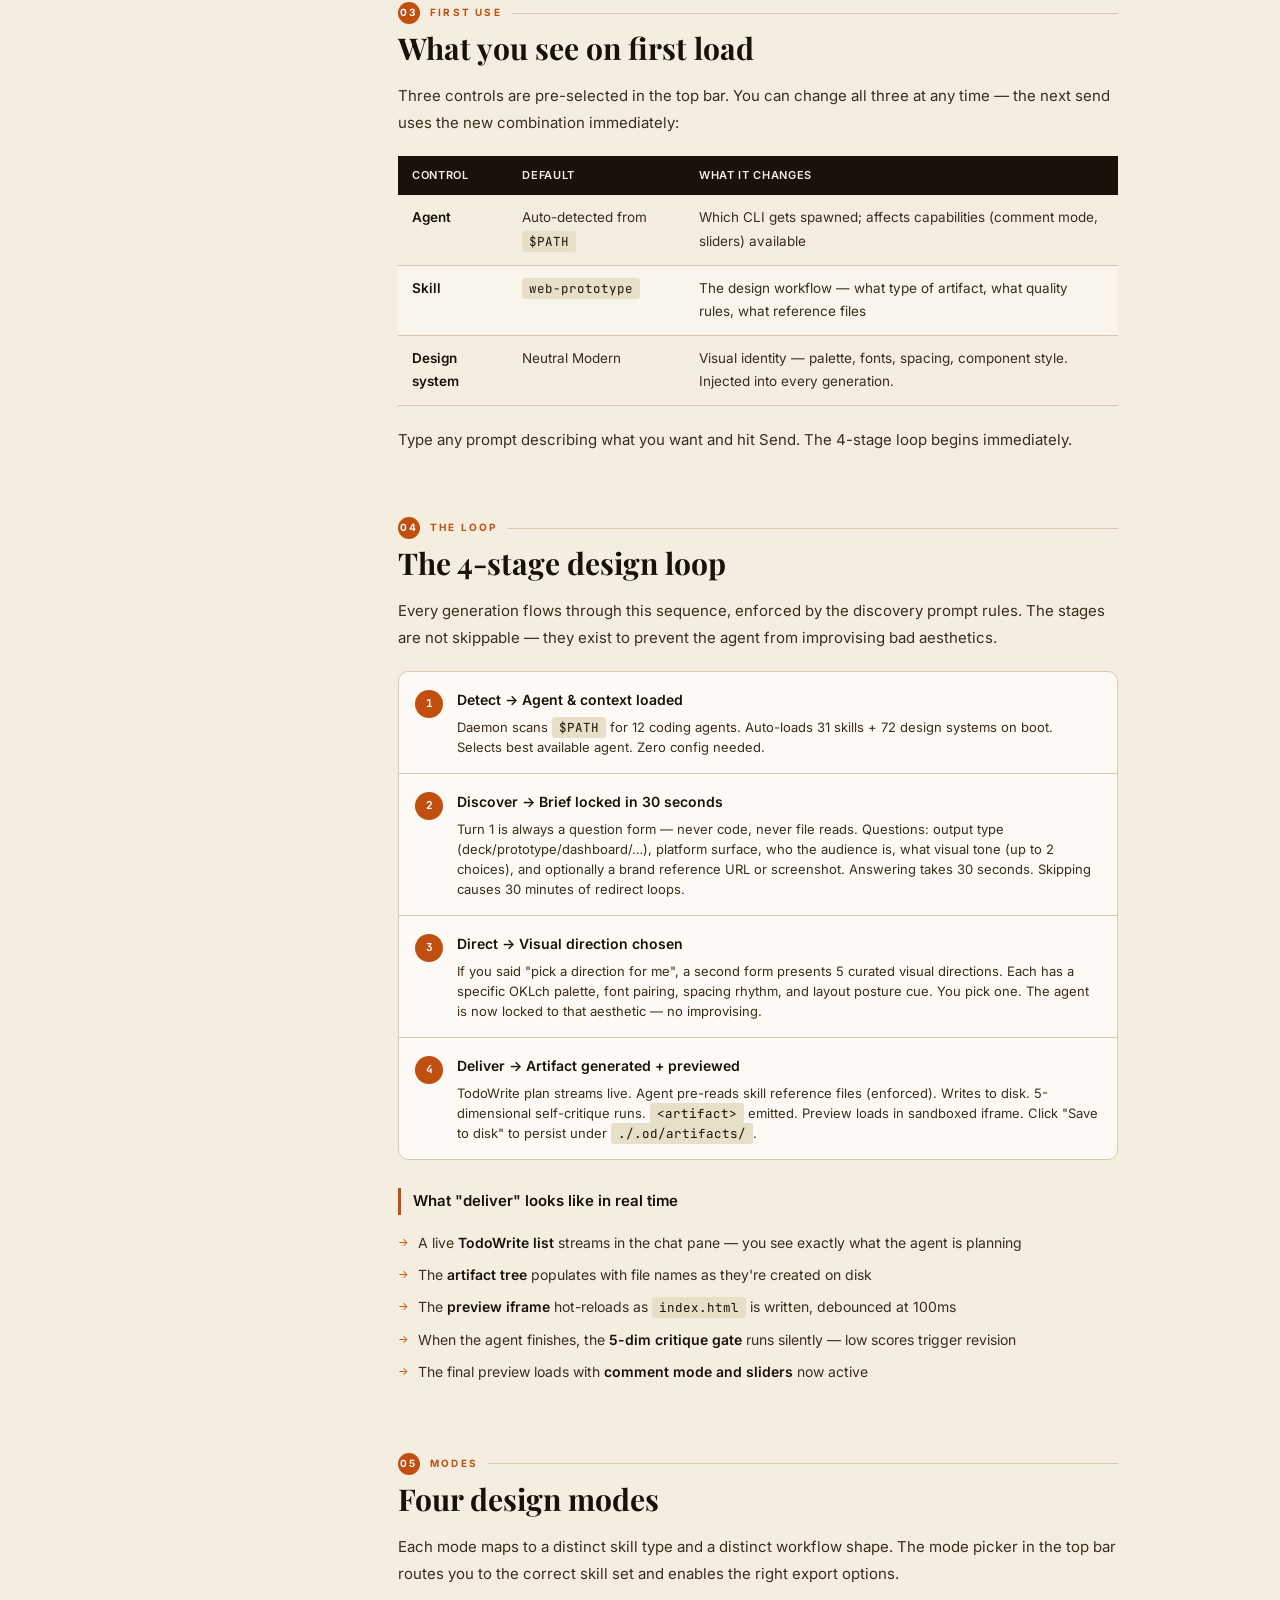
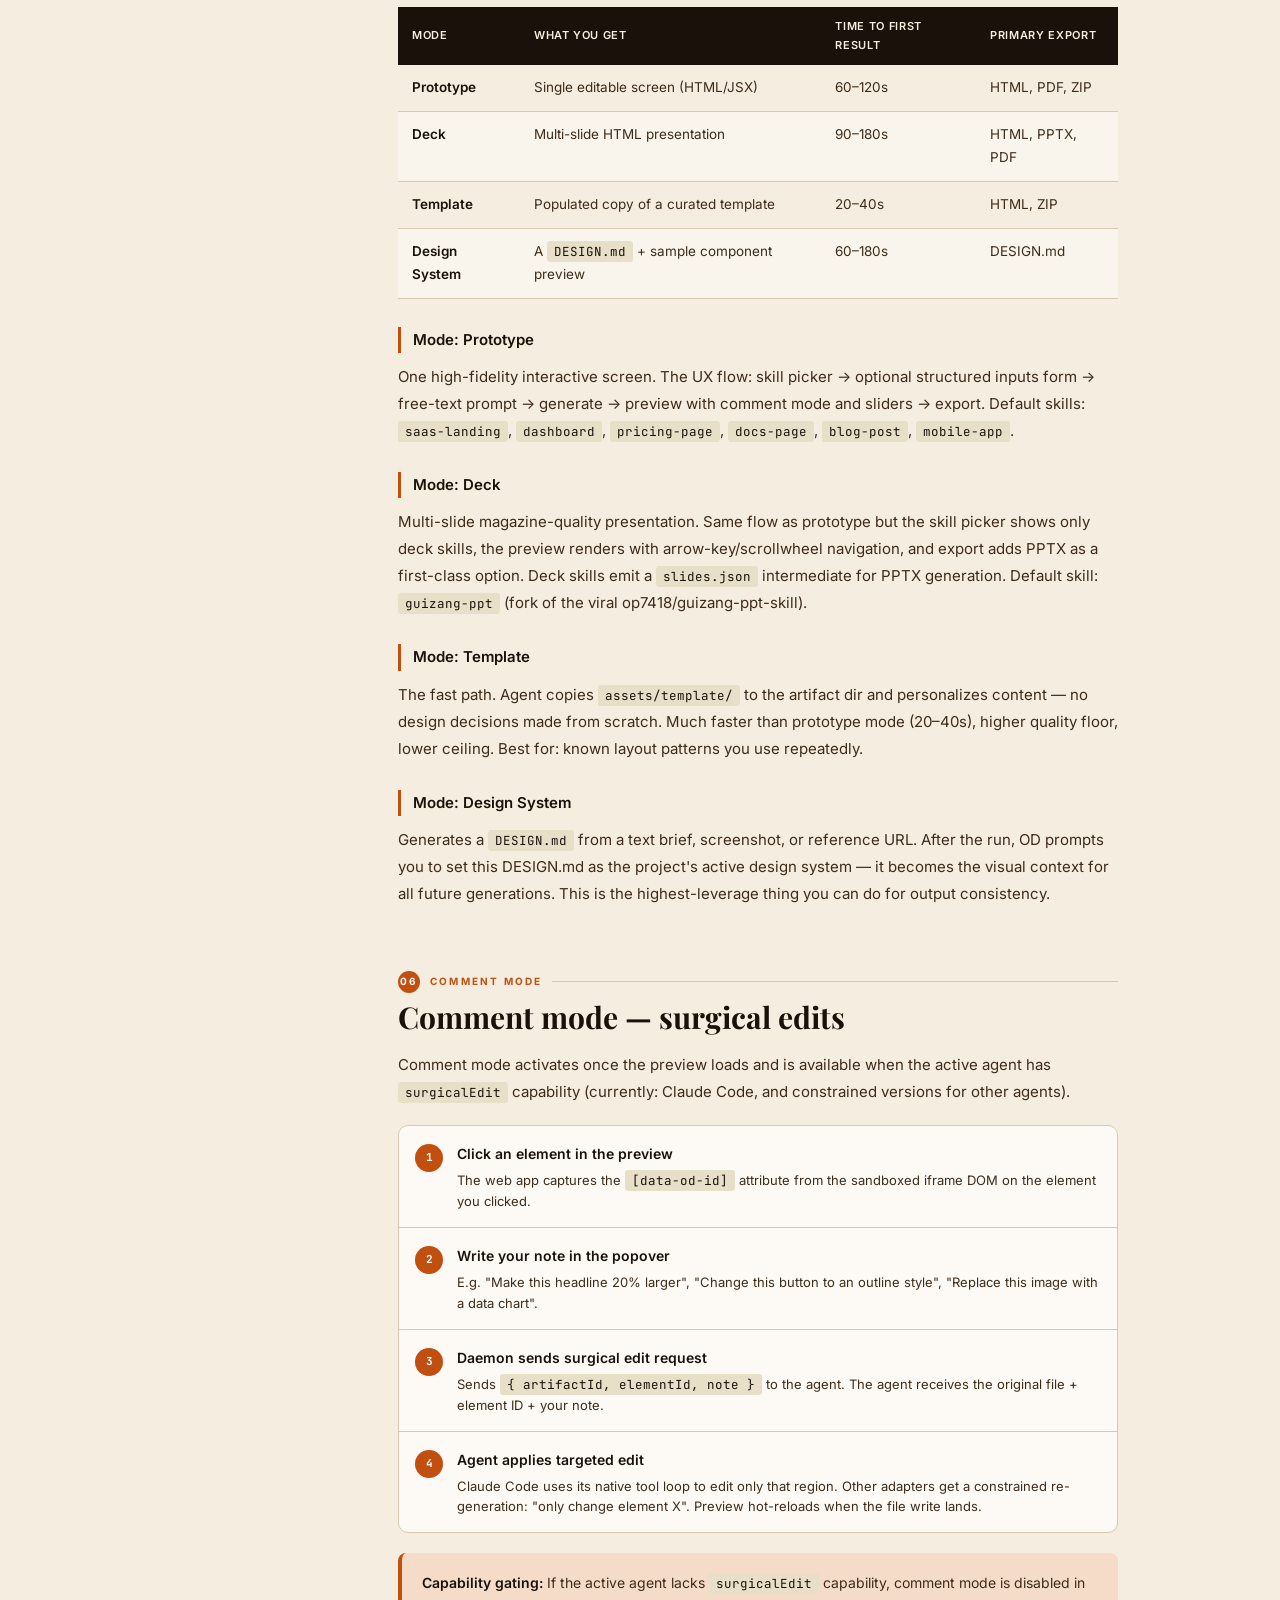
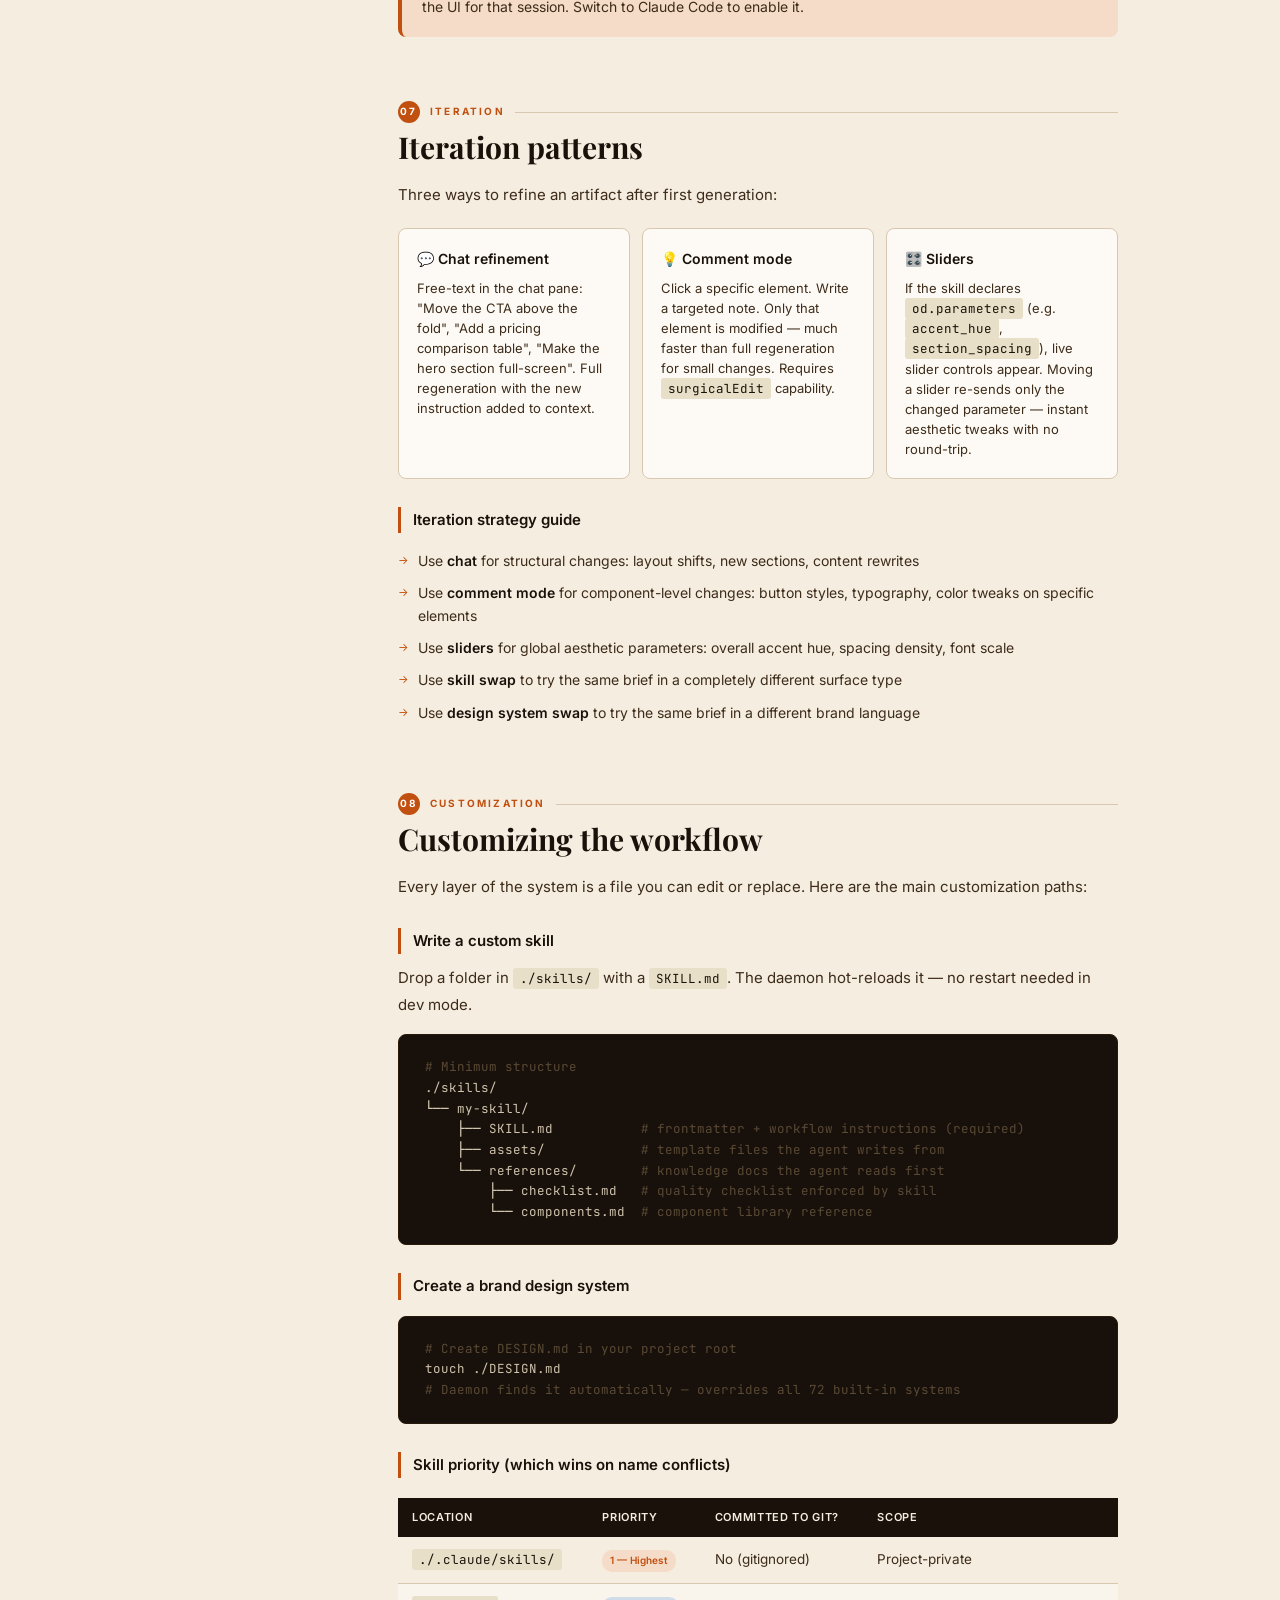
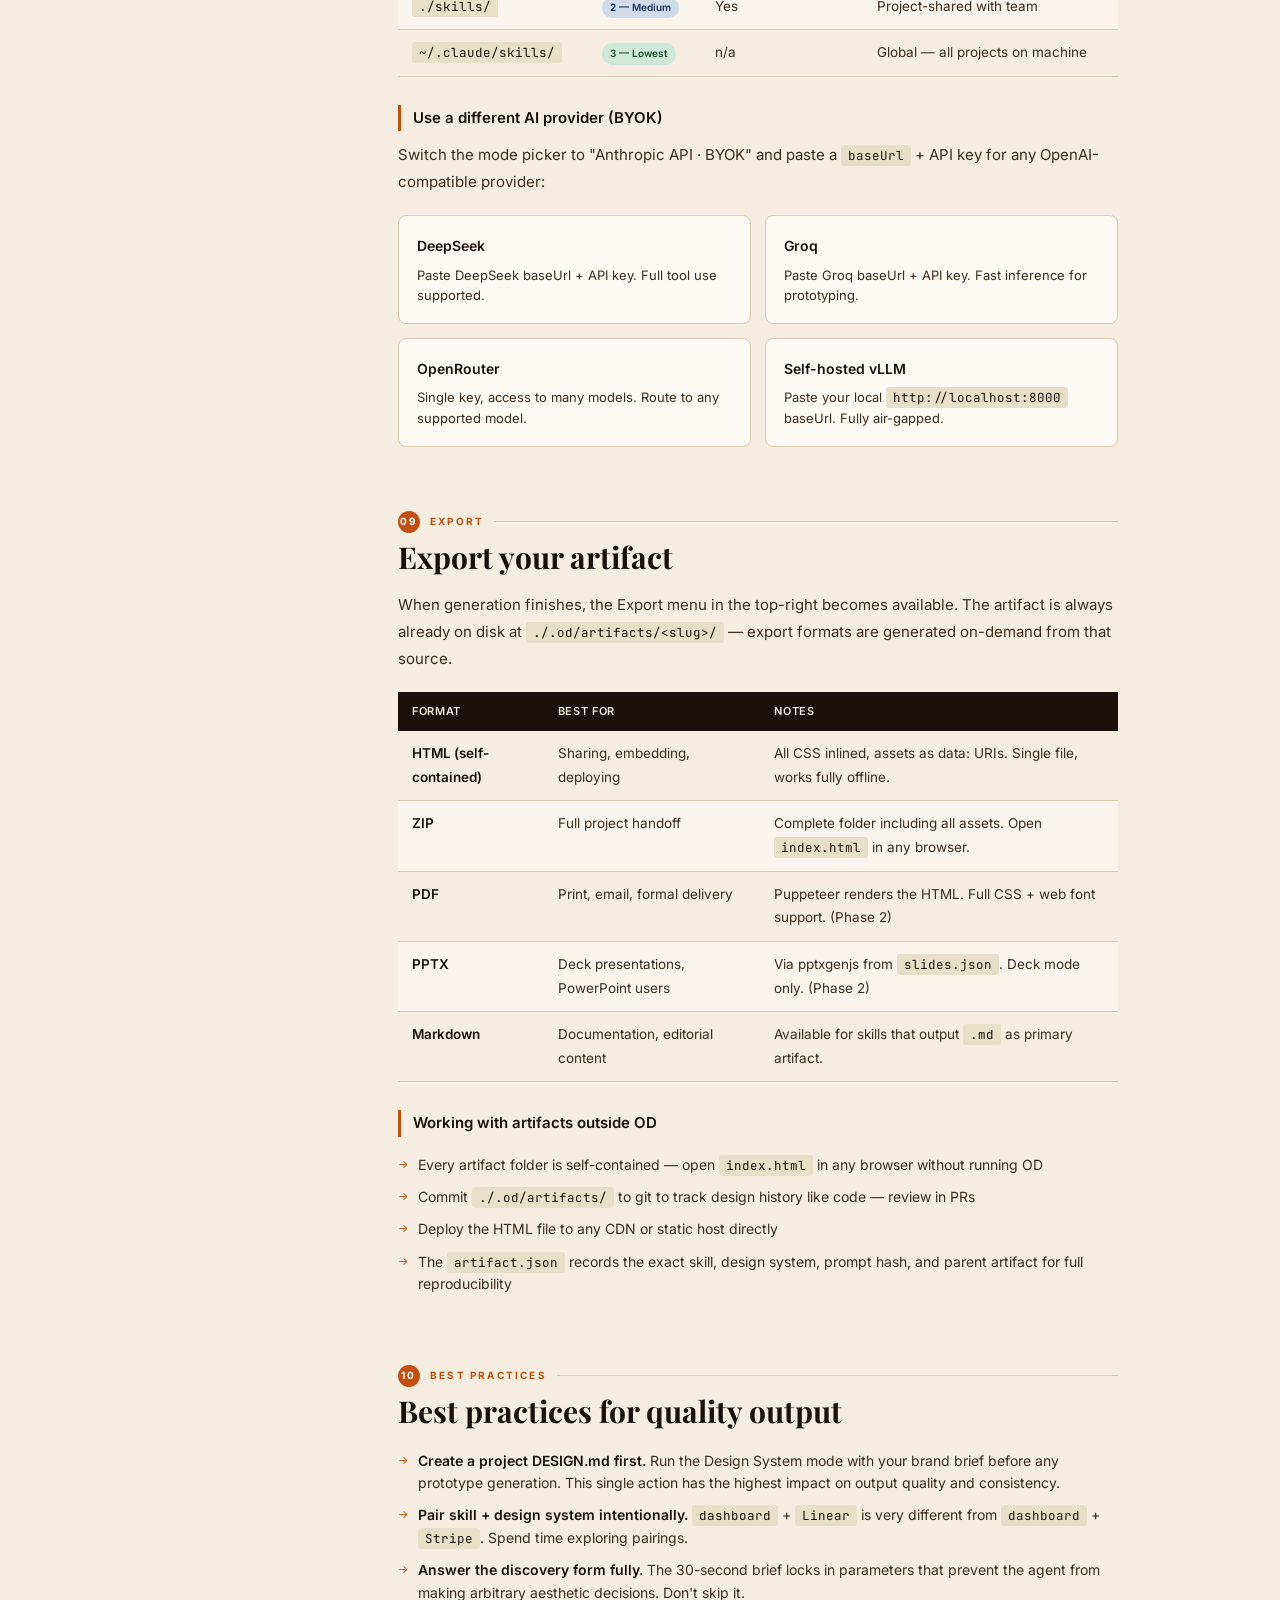
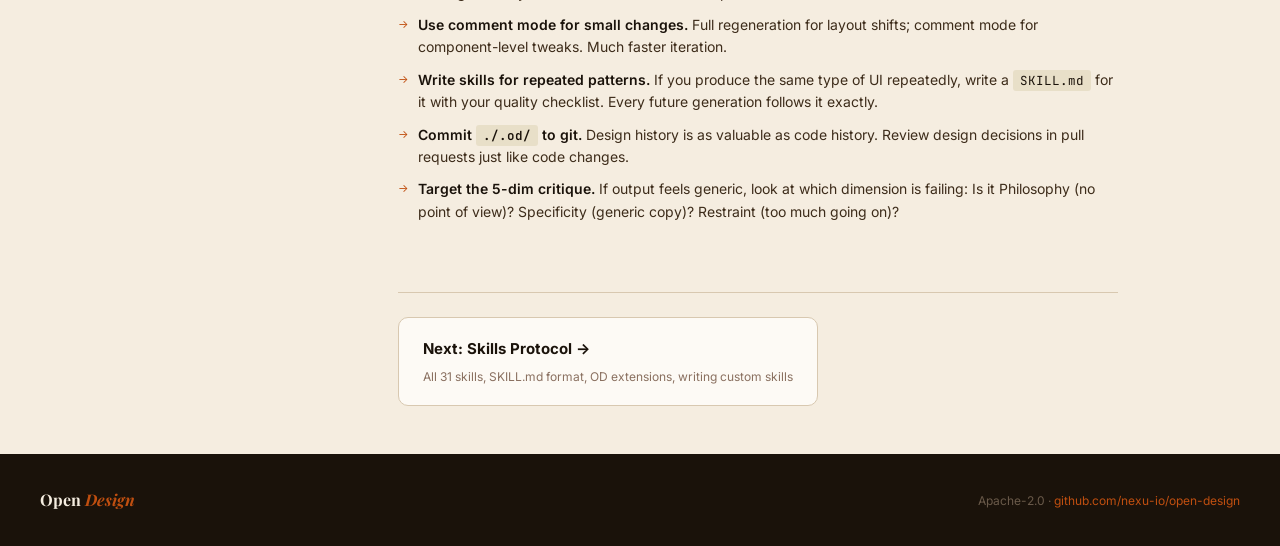
<file: quick-overview/03-workflow.html>
<!DOCTYPE html>
<html lang="en">
<head>
<meta charset="UTF-8">
<meta name="viewport" content="width=device-width, initial-scale=1.0">
<title>Workflow — Open Design Docs</title>
<link rel="stylesheet" href="shared.css">
</head>
<body>
<nav>
  <a class="nav-logo" href="index.html">Open <em>Design</em></a>
  <div class="nav-links">
    <a href="index.html">Home</a>
    <a href="01-introduction.html">Introduction</a>
    <a href="02-architecture.html">Architecture</a>
    <a href="03-workflow.html" class="active">Workflow</a>
    <a href="04-skills.html">Skills</a>
    <a href="05-design-systems.html">Design Systems</a>
    <a href="06-reference.html">Reference</a>
  </div>
</nav>

<div class="page-hero">
  <div class="page-hero-inner">
    <div class="crumb"><a href="index.html">Docs</a> / Workflow</div>
    <h1>Working <em>Workflow</em></h1>
    <p>Setup, the 4-stage design loop, turn-by-turn prompt choreography, all four modes, comment mode, customization, and export.</p>
  </div>
</div>

<div class="doc-layout">
  <aside class="sidebar">
    <div class="sidebar-group">
      <div class="sidebar-title">On this page</div>
      <a href="#prerequisites">Prerequisites</a>
      <a href="#setup">Setup (3 commands)</a>
      <a href="#first-use">First use</a>
      <a href="#the-loop">The 4-stage loop</a>
      <a href="#modes">Four modes</a>
      <a href="#comment-mode">Comment mode</a>
      <a href="#iteration">Iteration patterns</a>
      <a href="#customization">Customization</a>
      <a href="#export">Export</a>
      <a href="#best-practices">Best practices</a>
    </div>
    <div class="sidebar-group">
      <div class="sidebar-title">Related</div>
      <a href="04-skills.html">→ Skills protocol</a>
      <a href="05-design-systems.html">→ Design systems</a>
    </div>
  </aside>

  <main>

    <section id="prerequisites">
      <div class="eyebrow"><span>01</span> Prerequisites</div>
      <h2>What you need before starting</h2>
      <div class="grid3">
        <div class="card"><h4>🤖 A coding agent CLI</h4><p>Install at least one: <code>claude</code> (Claude Code), <code>codex</code>, <code>cursor-agent</code>, or <code>gemini</code>. OD auto-detects whatever is on <code>$PATH</code>.</p></div>
        <div class="card"><h4>🔑 An API key</h4><p>For your agent CLI (e.g. <code>ANTHROPIC_API_KEY</code>) or use BYOK mode. Daemon never holds credentials — they stay in your environment.</p></div>
        <div class="card"><h4>⚙️ Node.js + npm/pnpm</h4><p>Node 18+. No Docker, no database, no accounts. Everything runs locally with a single <code>npm install</code>.</p></div>
      </div>
    </section>

    <section id="setup">
      <div class="eyebrow"><span>02</span> Setup</div>
      <h2>Three commands to start</h2>
      <pre><span class="c"># 1. Clone and install</span>
git clone https://github.com/nexu-io/open-design
cd open-design
npm install

<span class="c"># 2. Start daemon (:7456) + Vite web UI (:5173)</span>
npm run dev:all

<span class="c"># 3. Open</span>
open http://localhost:5173</pre>

      <h3>All npm scripts</h3>
      <table>
        <thead><tr><th>Command</th><th>What it does</th></tr></thead>
        <tbody>
          <tr><td><code>npm run dev:all</code></td><td>Starts daemon + Vite together — the primary dev command</td></tr>
          <tr><td><code>npm run daemon</code></td><td>Just the daemon (no web UI)</td></tr>
          <tr><td><code>npm run dev</code></td><td>Just Vite (API calls fail if daemon isn't separately running)</td></tr>
          <tr><td><code>npm run build</code></td><td>Production build of frontend → <code>dist/</code></td></tr>
          <tr><td><code>npm run start</code></td><td>Build + daemon serving <code>dist/</code> — single-process production mode</td></tr>
          <tr><td><code>npm run typecheck</code></td><td><code>tsc -b --noEmit</code> type checking</td></tr>
        </tbody>
      </table>

      <div class="callout callout-blue">
        <strong>Production mode:</strong> <code>npm run start</code> serves the built SPA from the daemon itself at <code>http://localhost:7456</code>. One process, one port, no proxy involved.
      </div>
    </section>

    <section id="first-use">
      <div class="eyebrow"><span>03</span> First use</div>
      <h2>What you see on first load</h2>
      <p>Three controls are pre-selected in the top bar. You can change all three at any time — the next send uses the new combination immediately:</p>
      <table>
        <thead><tr><th>Control</th><th>Default</th><th>What it changes</th></tr></thead>
        <tbody>
          <tr><td><strong>Agent</strong></td><td>Auto-detected from <code>$PATH</code></td><td>Which CLI gets spawned; affects capabilities (comment mode, sliders) available</td></tr>
          <tr><td><strong>Skill</strong></td><td><code>web-prototype</code></td><td>The design workflow — what type of artifact, what quality rules, what reference files</td></tr>
          <tr><td><strong>Design system</strong></td><td>Neutral Modern</td><td>Visual identity — palette, fonts, spacing, component style. Injected into every generation.</td></tr>
        </tbody>
      </table>
      <p>Type any prompt describing what you want and hit Send. The 4-stage loop begins immediately.</p>
    </section>

    <section id="the-loop">
      <div class="eyebrow"><span>04</span> The loop</div>
      <h2>The 4-stage design loop</h2>
      <p>Every generation flows through this sequence, enforced by the discovery prompt rules. The stages are not skippable — they exist to prevent the agent from improvising bad aesthetics.</p>

      <div class="flow">
        <div class="flow-step">
          <div class="flow-num">1</div>
          <div class="flow-body">
            <h4>Detect → Agent &amp; context loaded</h4>
            <p>Daemon scans <code>$PATH</code> for 12 coding agents. Auto-loads 31 skills + 72 design systems on boot. Selects best available agent. Zero config needed.</p>
          </div>
        </div>
        <div class="flow-step">
          <div class="flow-num">2</div>
          <div class="flow-body">
            <h4>Discover → Brief locked in 30 seconds</h4>
            <p>Turn 1 is always a question form — never code, never file reads. Questions: output type (deck/prototype/dashboard/…), platform surface, who the audience is, what visual tone (up to 2 choices), and optionally a brand reference URL or screenshot. Answering takes 30 seconds. Skipping causes 30 minutes of redirect loops.</p>
          </div>
        </div>
        <div class="flow-step">
          <div class="flow-num">3</div>
          <div class="flow-body">
            <h4>Direct → Visual direction chosen</h4>
            <p>If you said "pick a direction for me", a second form presents 5 curated visual directions. Each has a specific OKLch palette, font pairing, spacing rhythm, and layout posture cue. You pick one. The agent is now locked to that aesthetic — no improvising.</p>
          </div>
        </div>
        <div class="flow-step">
          <div class="flow-num">4</div>
          <div class="flow-body">
            <h4>Deliver → Artifact generated + previewed</h4>
            <p>TodoWrite plan streams live. Agent pre-reads skill reference files (enforced). Writes to disk. 5-dimensional self-critique runs. <code>&lt;artifact&gt;</code> emitted. Preview loads in sandboxed iframe. Click "Save to disk" to persist under <code>./.od/artifacts/</code>.</p>
          </div>
        </div>
      </div>

      <h3>What "deliver" looks like in real time</h3>
      <ul class="flist">
        <li>A live <strong>TodoWrite list</strong> streams in the chat pane — you see exactly what the agent is planning</li>
        <li>The <strong>artifact tree</strong> populates with file names as they're created on disk</li>
        <li>The <strong>preview iframe</strong> hot-reloads as <code>index.html</code> is written, debounced at 100ms</li>
        <li>When the agent finishes, the <strong>5-dim critique gate</strong> runs silently — low scores trigger revision</li>
        <li>The final preview loads with <strong>comment mode and sliders</strong> now active</li>
      </ul>
    </section>

    <section id="modes">
      <div class="eyebrow"><span>05</span> Modes</div>
      <h2>Four design modes</h2>
      <p>Each mode maps to a distinct skill type and a distinct workflow shape. The mode picker in the top bar routes you to the correct skill set and enables the right export options.</p>

      <table>
        <thead><tr><th>Mode</th><th>What you get</th><th>Time to first result</th><th>Primary export</th></tr></thead>
        <tbody>
          <tr><td><strong>Prototype</strong></td><td>Single editable screen (HTML/JSX)</td><td>60–120s</td><td>HTML, PDF, ZIP</td></tr>
          <tr><td><strong>Deck</strong></td><td>Multi-slide HTML presentation</td><td>90–180s</td><td>HTML, PPTX, PDF</td></tr>
          <tr><td><strong>Template</strong></td><td>Populated copy of a curated template</td><td>20–40s</td><td>HTML, ZIP</td></tr>
          <tr><td><strong>Design System</strong></td><td>A <code>DESIGN.md</code> + sample component preview</td><td>60–180s</td><td>DESIGN.md</td></tr>
        </tbody>
      </table>

      <h3>Mode: Prototype</h3>
      <p>One high-fidelity interactive screen. The UX flow: skill picker → optional structured inputs form → free-text prompt → generate → preview with comment mode and sliders → export. Default skills: <code>saas-landing</code>, <code>dashboard</code>, <code>pricing-page</code>, <code>docs-page</code>, <code>blog-post</code>, <code>mobile-app</code>.</p>

      <h3>Mode: Deck</h3>
      <p>Multi-slide magazine-quality presentation. Same flow as prototype but the skill picker shows only deck skills, the preview renders with arrow-key/scrollwheel navigation, and export adds PPTX as a first-class option. Deck skills emit a <code>slides.json</code> intermediate for PPTX generation. Default skill: <code>guizang-ppt</code> (fork of the viral op7418/guizang-ppt-skill).</p>

      <h3>Mode: Template</h3>
      <p>The fast path. Agent copies <code>assets/template/</code> to the artifact dir and personalizes content — no design decisions made from scratch. Much faster than prototype mode (20–40s), higher quality floor, lower ceiling. Best for: known layout patterns you use repeatedly.</p>

      <h3>Mode: Design System</h3>
      <p>Generates a <code>DESIGN.md</code> from a text brief, screenshot, or reference URL. After the run, OD prompts you to set this DESIGN.md as the project's active design system — it becomes the visual context for all future generations. This is the highest-leverage thing you can do for output consistency.</p>
    </section>

    <section id="comment-mode">
      <div class="eyebrow"><span>06</span> Comment mode</div>
      <h2>Comment mode — surgical edits</h2>
      <p>Comment mode activates once the preview loads and is available when the active agent has <code>surgicalEdit</code> capability (currently: Claude Code, and constrained versions for other agents).</p>

      <div class="flow">
        <div class="flow-step"><div class="flow-num">1</div><div class="flow-body"><h4>Click an element in the preview</h4><p>The web app captures the <code>[data-od-id]</code> attribute from the sandboxed iframe DOM on the element you clicked.</p></div></div>
        <div class="flow-step"><div class="flow-num">2</div><div class="flow-body"><h4>Write your note in the popover</h4><p>E.g. "Make this headline 20% larger", "Change this button to an outline style", "Replace this image with a data chart".</p></div></div>
        <div class="flow-step"><div class="flow-num">3</div><div class="flow-body"><h4>Daemon sends surgical edit request</h4><p>Sends <code>{ artifactId, elementId, note }</code> to the agent. The agent receives the original file + element ID + your note.</p></div></div>
        <div class="flow-step"><div class="flow-num">4</div><div class="flow-body"><h4>Agent applies targeted edit</h4><p>Claude Code uses its native tool loop to edit only that region. Other adapters get a constrained re-generation: "only change element X". Preview hot-reloads when the file write lands.</p></div></div>
      </div>

      <div class="callout callout-orange">
        <strong>Capability gating:</strong> If the active agent lacks <code>surgicalEdit</code> capability, comment mode is disabled in the UI for that session. Switch to Claude Code to enable it.
      </div>
    </section>

    <section id="iteration">
      <div class="eyebrow"><span>07</span> Iteration</div>
      <h2>Iteration patterns</h2>
      <p>Three ways to refine an artifact after first generation:</p>

      <div class="grid3">
        <div class="card">
          <h4>💬 Chat refinement</h4>
          <p>Free-text in the chat pane: "Move the CTA above the fold", "Add a pricing comparison table", "Make the hero section full-screen". Full regeneration with the new instruction added to context.</p>
        </div>
        <div class="card">
          <h4>💡 Comment mode</h4>
          <p>Click a specific element. Write a targeted note. Only that element is modified — much faster than full regeneration for small changes. Requires <code>surgicalEdit</code> capability.</p>
        </div>
        <div class="card">
          <h4>🎛️ Sliders</h4>
          <p>If the skill declares <code>od.parameters</code> (e.g. <code>accent_hue</code>, <code>section_spacing</code>), live slider controls appear. Moving a slider re-sends only the changed parameter — instant aesthetic tweaks with no round-trip.</p>
        </div>
      </div>

      <h3>Iteration strategy guide</h3>
      <ul class="flist">
        <li>Use <strong>chat</strong> for structural changes: layout shifts, new sections, content rewrites</li>
        <li>Use <strong>comment mode</strong> for component-level changes: button styles, typography, color tweaks on specific elements</li>
        <li>Use <strong>sliders</strong> for global aesthetic parameters: overall accent hue, spacing density, font scale</li>
        <li>Use <strong>skill swap</strong> to try the same brief in a completely different surface type</li>
        <li>Use <strong>design system swap</strong> to try the same brief in a different brand language</li>
      </ul>
    </section>

    <section id="customization">
      <div class="eyebrow"><span>08</span> Customization</div>
      <h2>Customizing the workflow</h2>
      <p>Every layer of the system is a file you can edit or replace. Here are the main customization paths:</p>

      <h3>Write a custom skill</h3>
      <p>Drop a folder in <code>./skills/</code> with a <code>SKILL.md</code>. The daemon hot-reloads it — no restart needed in dev mode.</p>
      <pre><span class="c"># Minimum structure</span>
./skills/
└── my-skill/
    ├── SKILL.md           <span class="c"># frontmatter + workflow instructions (required)</span>
    ├── assets/            <span class="c"># template files the agent writes from</span>
    └── references/        <span class="c"># knowledge docs the agent reads first</span>
        ├── checklist.md   <span class="c"># quality checklist enforced by skill</span>
        └── components.md  <span class="c"># component library reference</span></pre>

      <h3>Create a brand design system</h3>
      <pre><span class="c"># Create DESIGN.md in your project root</span>
touch ./DESIGN.md
<span class="c"># Daemon finds it automatically — overrides all 72 built-in systems</span></pre>

      <h3>Skill priority (which wins on name conflicts)</h3>
      <table>
        <thead><tr><th>Location</th><th>Priority</th><th>Committed to git?</th><th>Scope</th></tr></thead>
        <tbody>
          <tr><td><code>./.claude/skills/</code></td><td><span class="badge badge-o">1 — Highest</span></td><td>No (gitignored)</td><td>Project-private</td></tr>
          <tr><td><code>./skills/</code></td><td><span class="badge badge-b">2 — Medium</span></td><td>Yes</td><td>Project-shared with team</td></tr>
          <tr><td><code>~/.claude/skills/</code></td><td><span class="badge badge-g">3 — Lowest</span></td><td>n/a</td><td>Global — all projects on machine</td></tr>
        </tbody>
      </table>

      <h3>Use a different AI provider (BYOK)</h3>
      <p>Switch the mode picker to "Anthropic API · BYOK" and paste a <code>baseUrl</code> + API key for any OpenAI-compatible provider:</p>
      <div class="grid2">
        <div class="card"><h4>DeepSeek</h4><p>Paste DeepSeek baseUrl + API key. Full tool use supported.</p></div>
        <div class="card"><h4>Groq</h4><p>Paste Groq baseUrl + API key. Fast inference for prototyping.</p></div>
        <div class="card"><h4>OpenRouter</h4><p>Single key, access to many models. Route to any supported model.</p></div>
        <div class="card"><h4>Self-hosted vLLM</h4><p>Paste your local <code>http://localhost:8000</code> baseUrl. Fully air-gapped.</p></div>
      </div>
    </section>

    <section id="export">
      <div class="eyebrow"><span>09</span> Export</div>
      <h2>Export your artifact</h2>
      <p>When generation finishes, the Export menu in the top-right becomes available. The artifact is always already on disk at <code>./.od/artifacts/&lt;slug&gt;/</code> — export formats are generated on-demand from that source.</p>

      <table>
        <thead><tr><th>Format</th><th>Best for</th><th>Notes</th></tr></thead>
        <tbody>
          <tr><td><strong>HTML (self-contained)</strong></td><td>Sharing, embedding, deploying</td><td>All CSS inlined, assets as data: URIs. Single file, works fully offline.</td></tr>
          <tr><td><strong>ZIP</strong></td><td>Full project handoff</td><td>Complete folder including all assets. Open <code>index.html</code> in any browser.</td></tr>
          <tr><td><strong>PDF</strong></td><td>Print, email, formal delivery</td><td>Puppeteer renders the HTML. Full CSS + web font support. (Phase 2)</td></tr>
          <tr><td><strong>PPTX</strong></td><td>Deck presentations, PowerPoint users</td><td>Via pptxgenjs from <code>slides.json</code>. Deck mode only. (Phase 2)</td></tr>
          <tr><td><strong>Markdown</strong></td><td>Documentation, editorial content</td><td>Available for skills that output <code>.md</code> as primary artifact.</td></tr>
        </tbody>
      </table>

      <h3>Working with artifacts outside OD</h3>
      <ul class="flist">
        <li>Every artifact folder is self-contained — open <code>index.html</code> in any browser without running OD</li>
        <li>Commit <code>./.od/artifacts/</code> to git to track design history like code — review in PRs</li>
        <li>Deploy the HTML file to any CDN or static host directly</li>
        <li>The <code>artifact.json</code> records the exact skill, design system, prompt hash, and parent artifact for full reproducibility</li>
      </ul>
    </section>

    <section id="best-practices">
      <div class="eyebrow"><span>10</span> Best practices</div>
      <h2>Best practices for quality output</h2>
      <ul class="flist">
        <li><strong>Create a project DESIGN.md first.</strong> Run the Design System mode with your brand brief before any prototype generation. This single action has the highest impact on output quality and consistency.</li>
        <li><strong>Pair skill + design system intentionally.</strong> <code>dashboard</code> + <code>Linear</code> is very different from <code>dashboard</code> + <code>Stripe</code>. Spend time exploring pairings.</li>
        <li><strong>Answer the discovery form fully.</strong> The 30-second brief locks in parameters that prevent the agent from making arbitrary aesthetic decisions. Don't skip it.</li>
        <li><strong>Use comment mode for small changes.</strong> Full regeneration for layout shifts; comment mode for component-level tweaks. Much faster iteration.</li>
        <li><strong>Write skills for repeated patterns.</strong> If you produce the same type of UI repeatedly, write a <code>SKILL.md</code> for it with your quality checklist. Every future generation follows it exactly.</li>
        <li><strong>Commit <code>./.od/</code> to git.</strong> Design history is as valuable as code history. Review design decisions in pull requests just like code changes.</li>
        <li><strong>Target the 5-dim critique.</strong> If output feels generic, look at which dimension is failing: Is it Philosophy (no point of view)? Specificity (generic copy)? Restraint (too much going on)?</li>
      </ul>
    </section>

    <div class="next-page">
      <a href="04-skills.html" class="next-link">
        <span class="next-label">Next: Skills Protocol →</span>
        <span class="next-sub">All 31 skills, SKILL.md format, OD extensions, writing custom skills</span>
      </a>
    </div>

  </main>
</div>

<footer>
  <div class="footer-brand">Open <em>Design</em></div>
  <div>Apache-2.0 · <a href="https://github.com/nexu-io/open-design">github.com/nexu-io/open-design</a></div>
</footer>
</body>
</html>
</file>
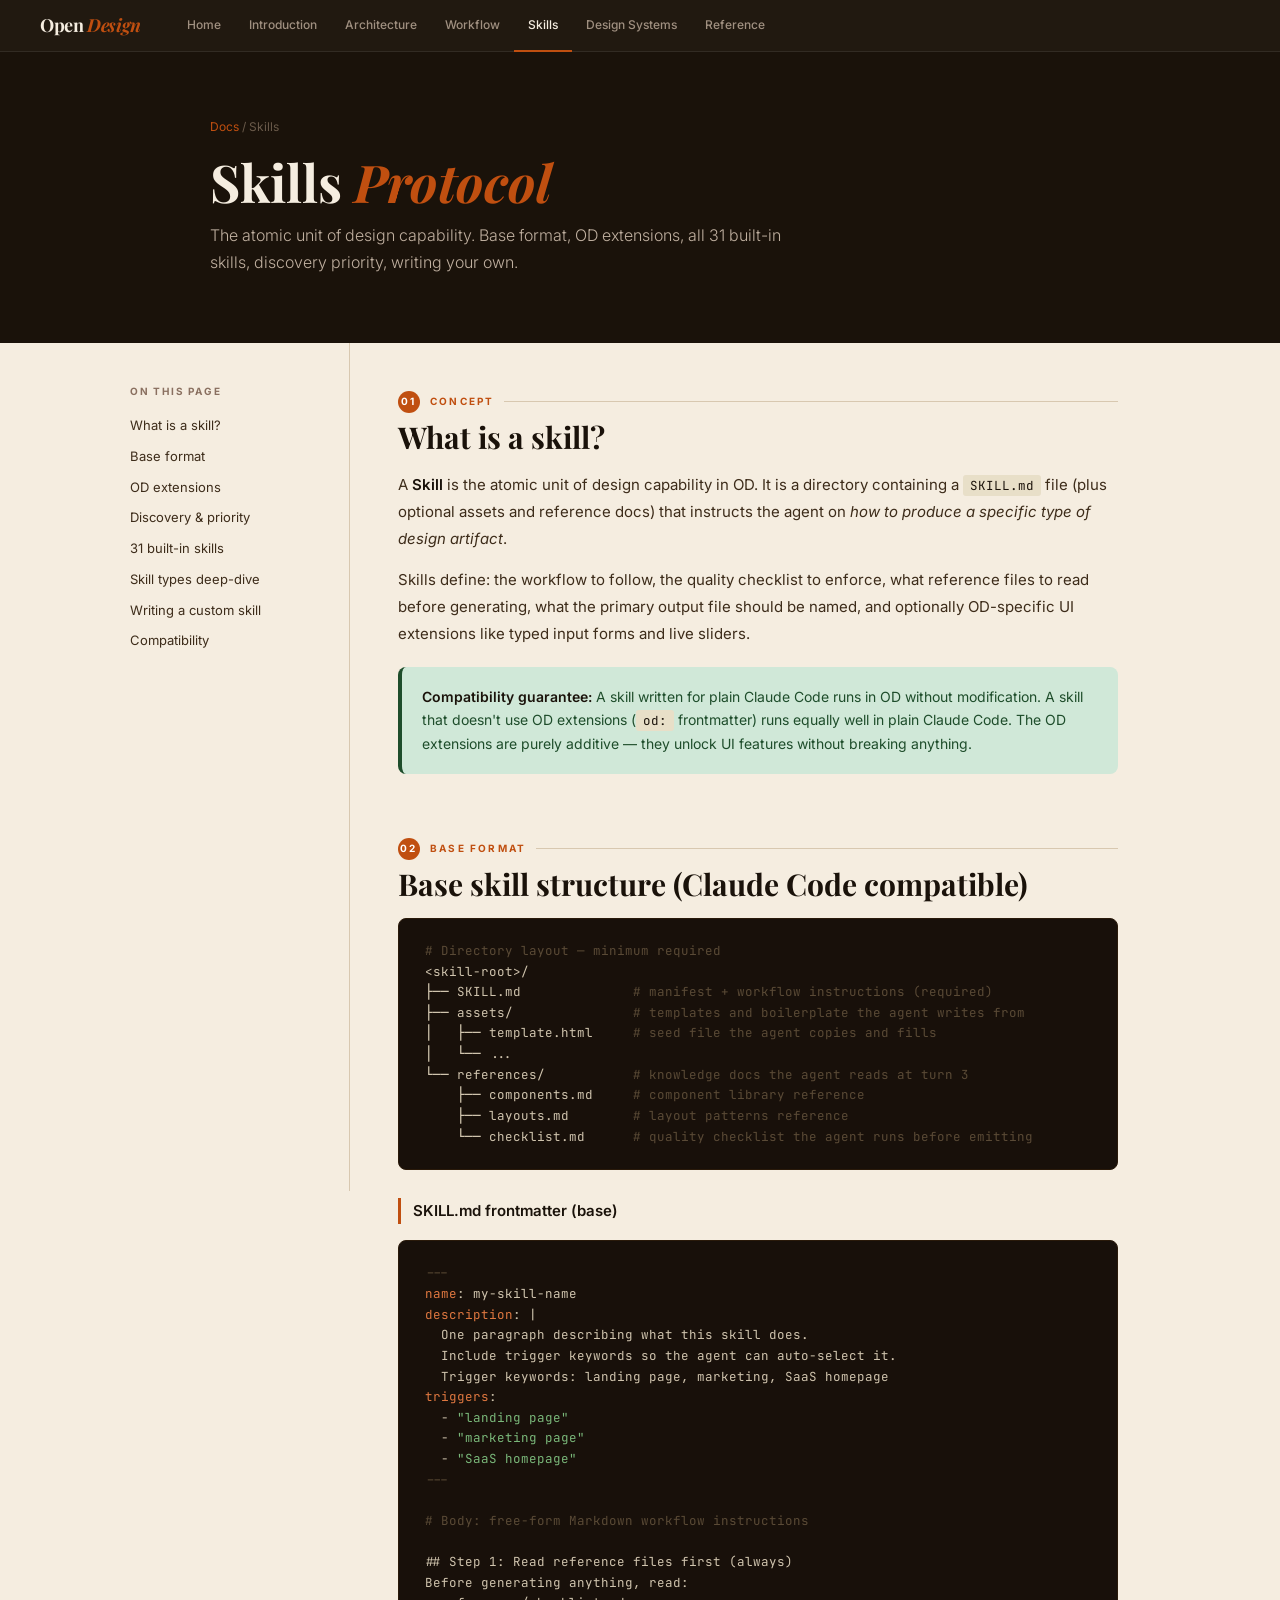
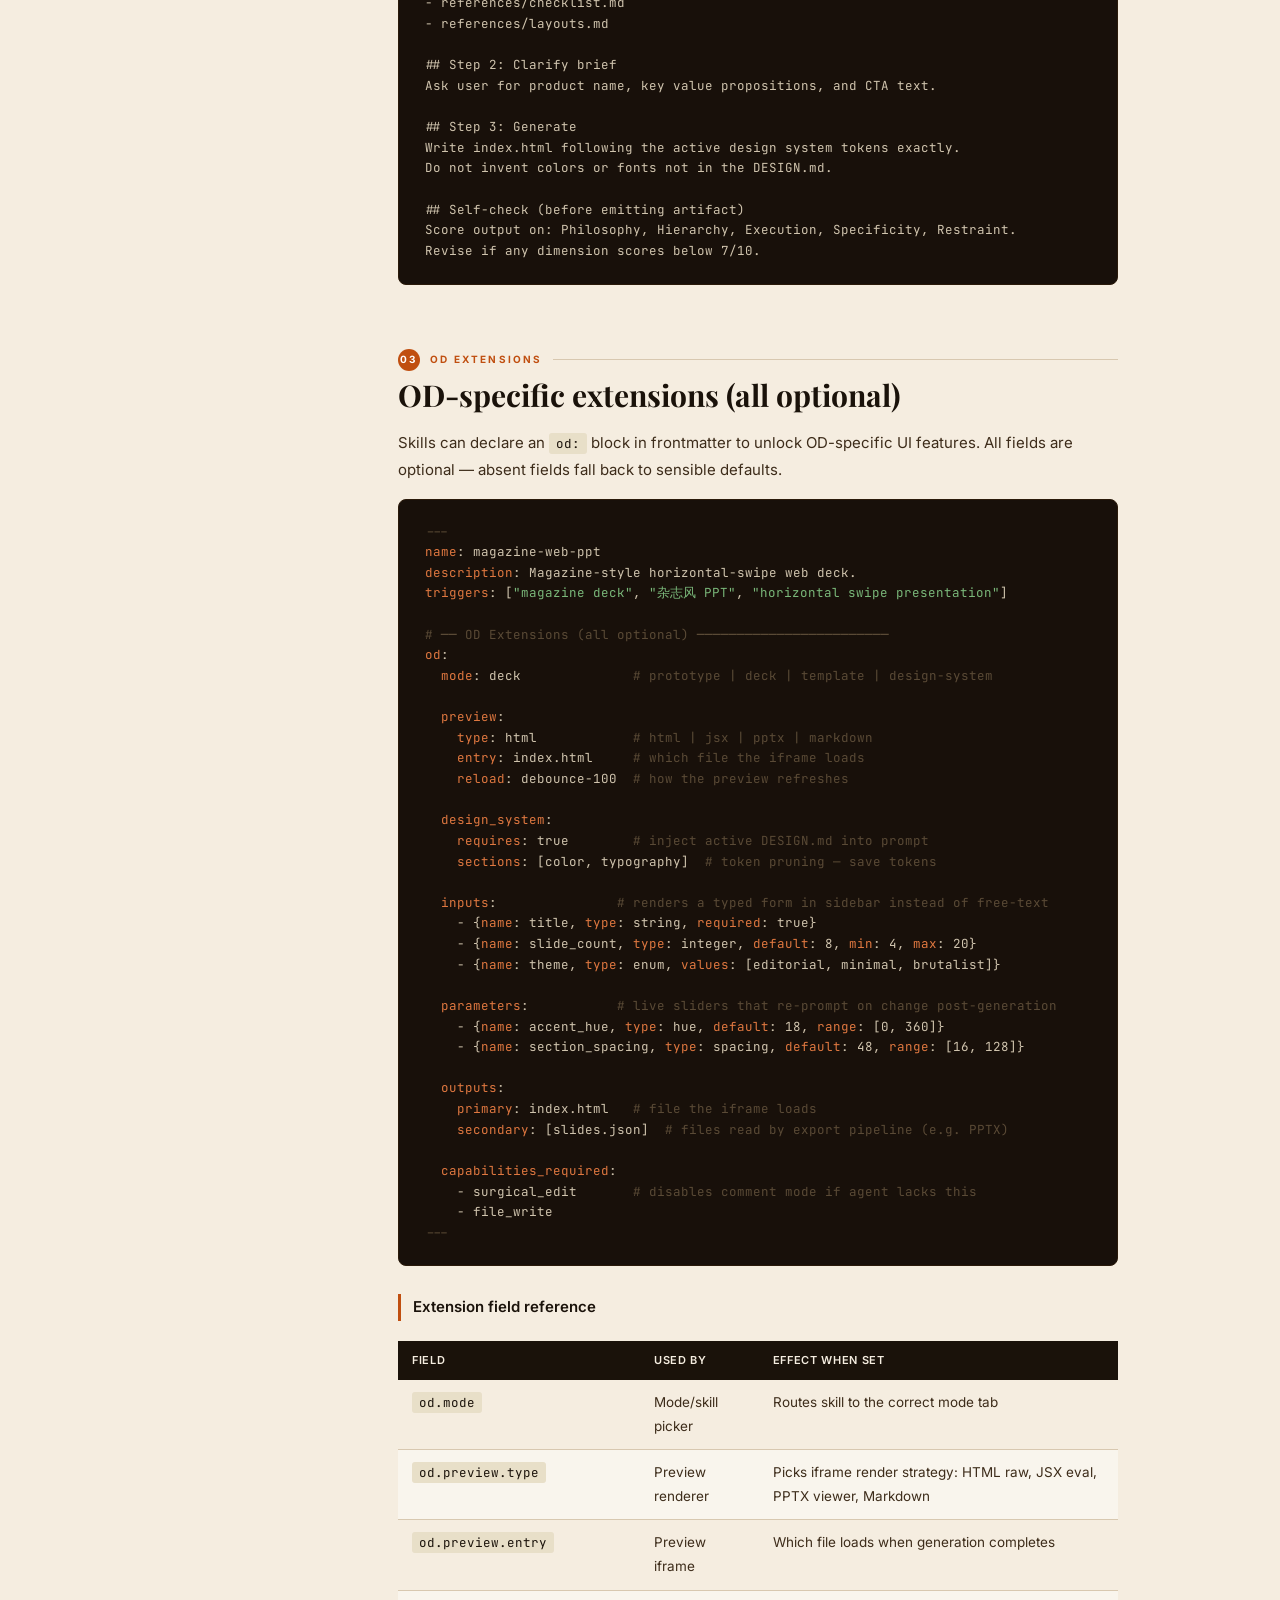
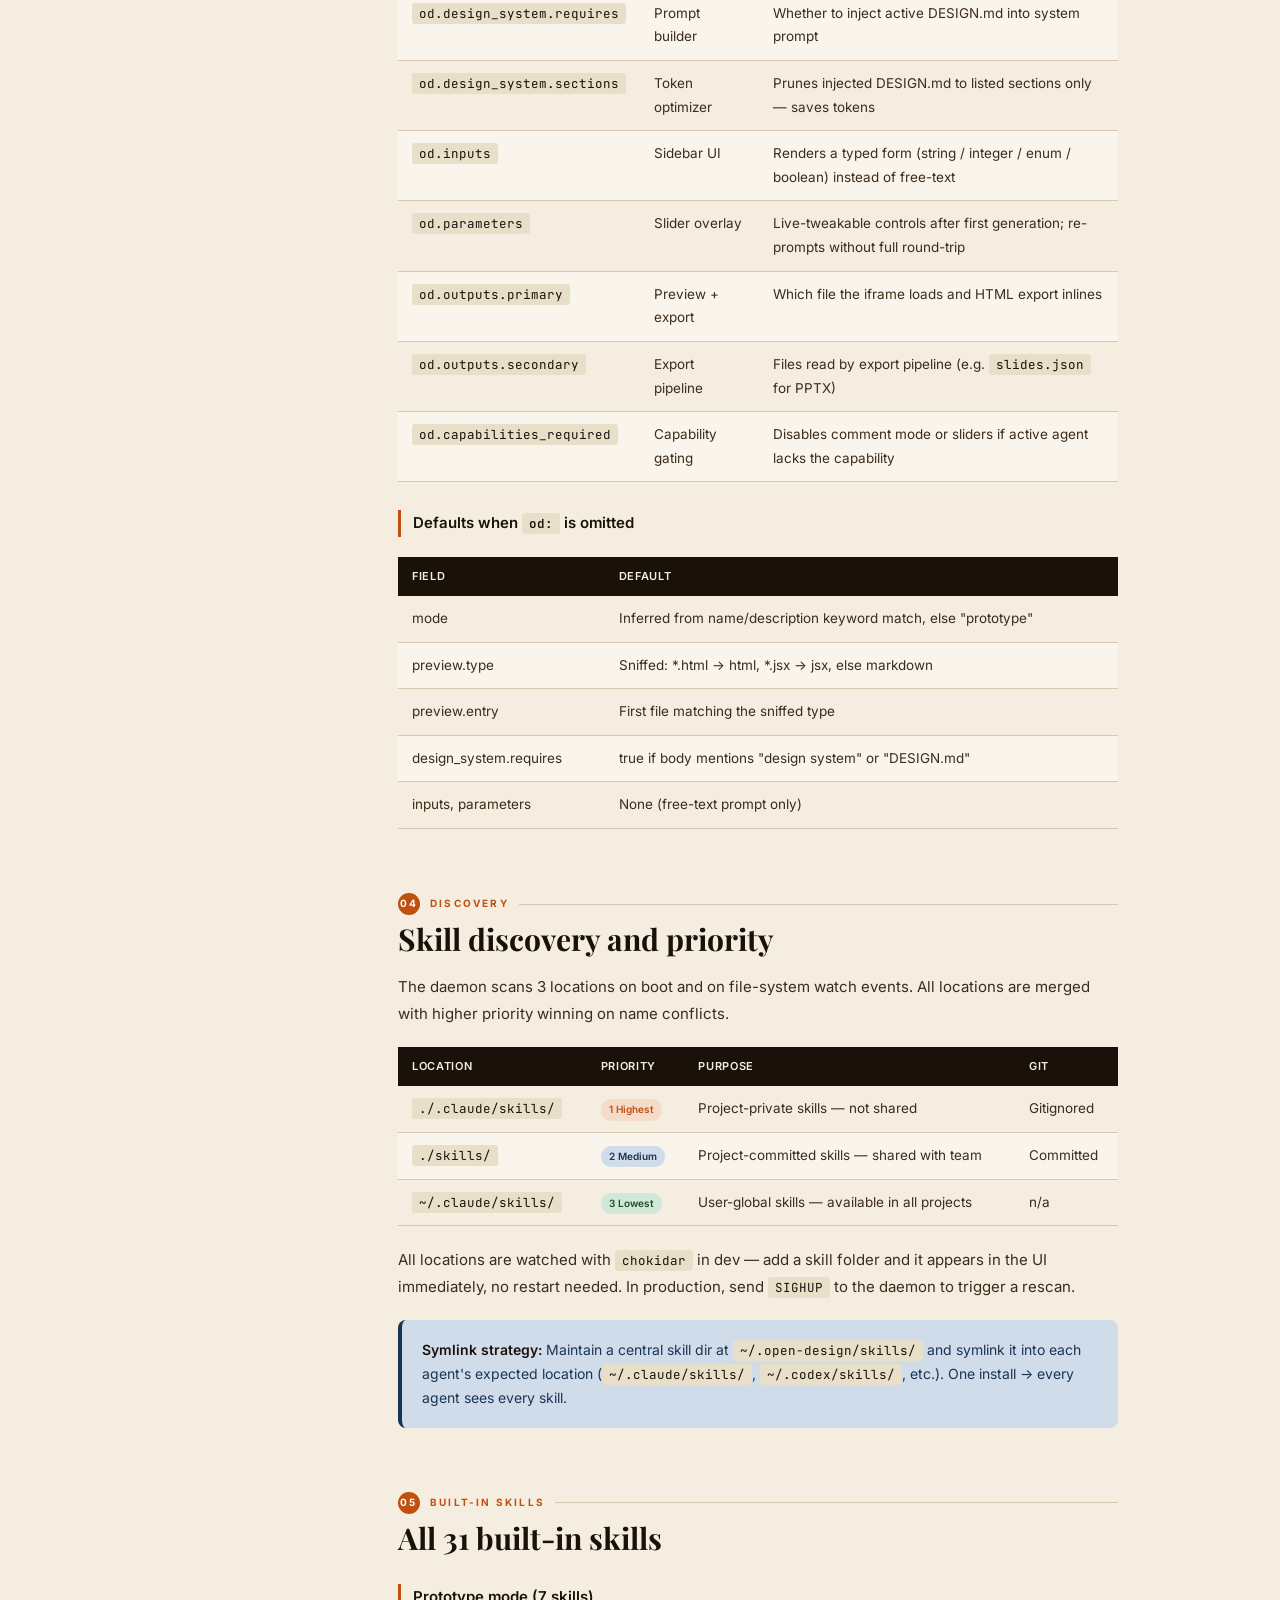
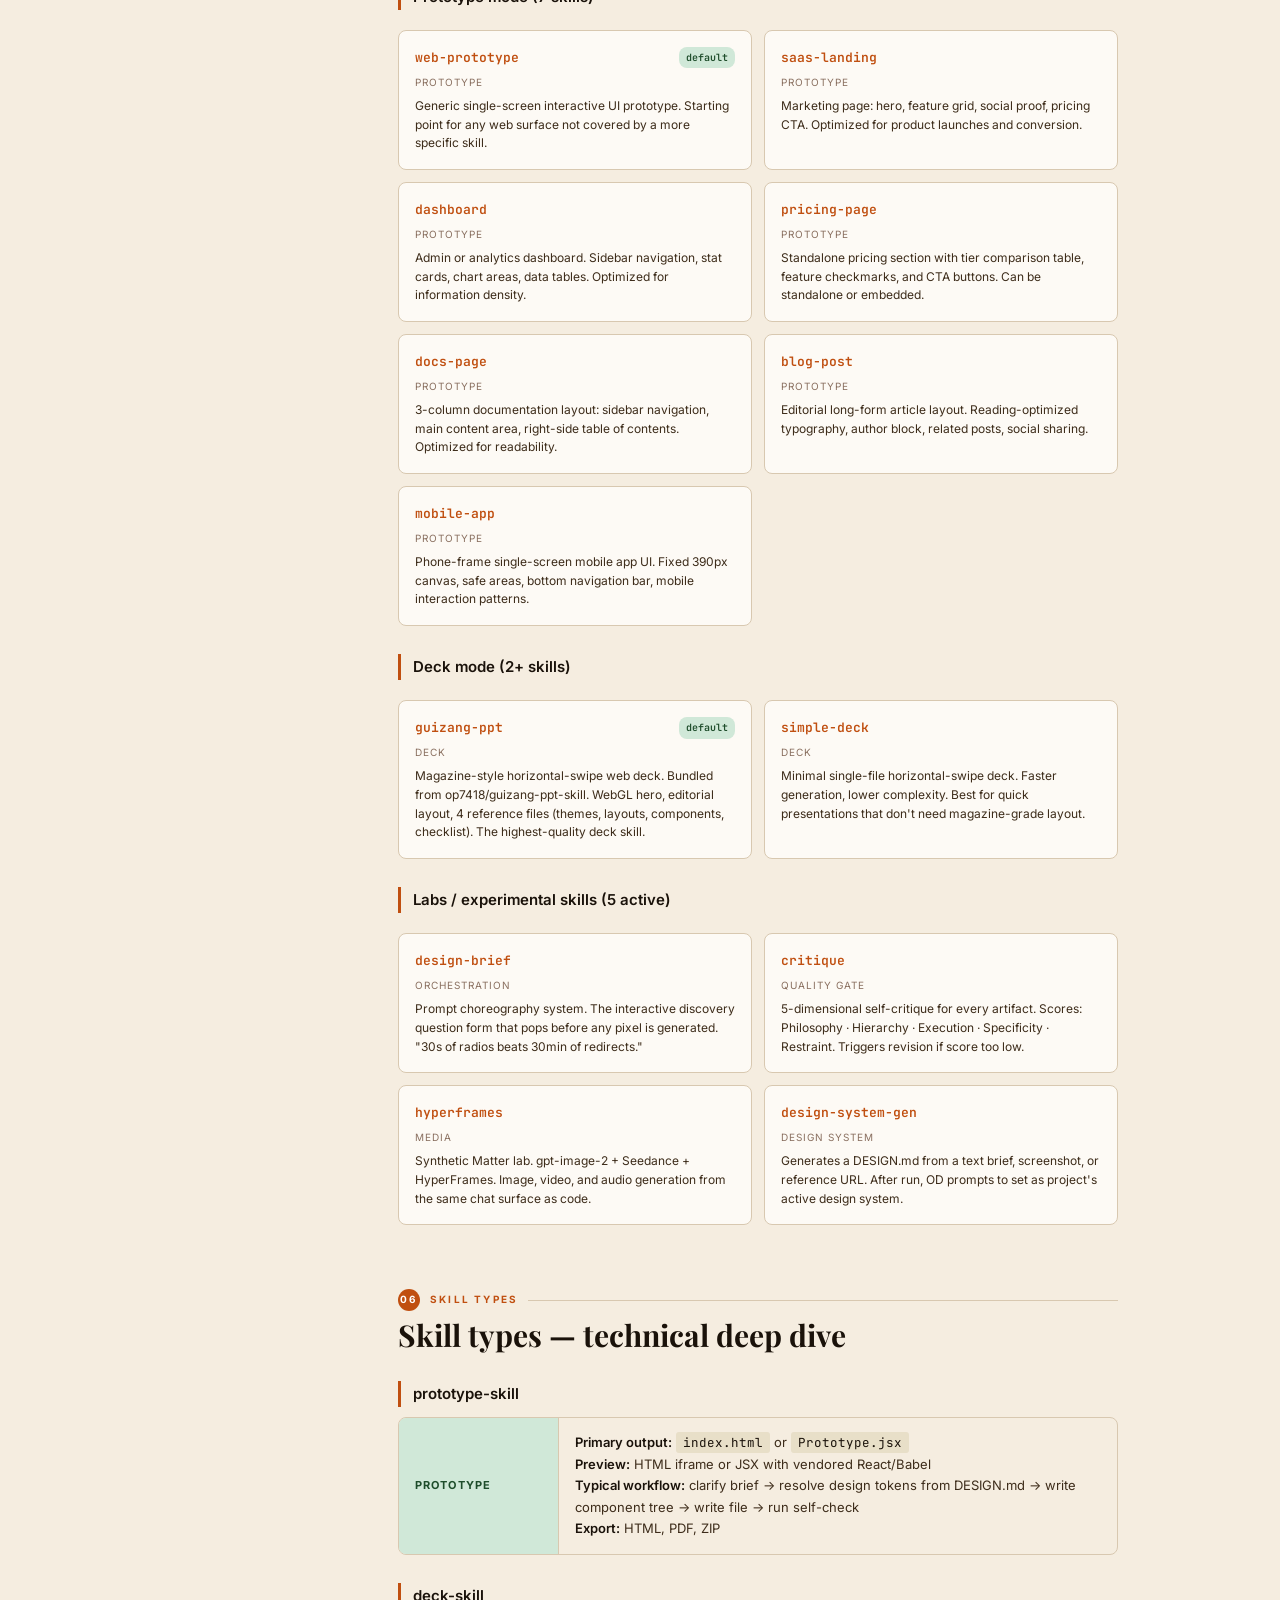
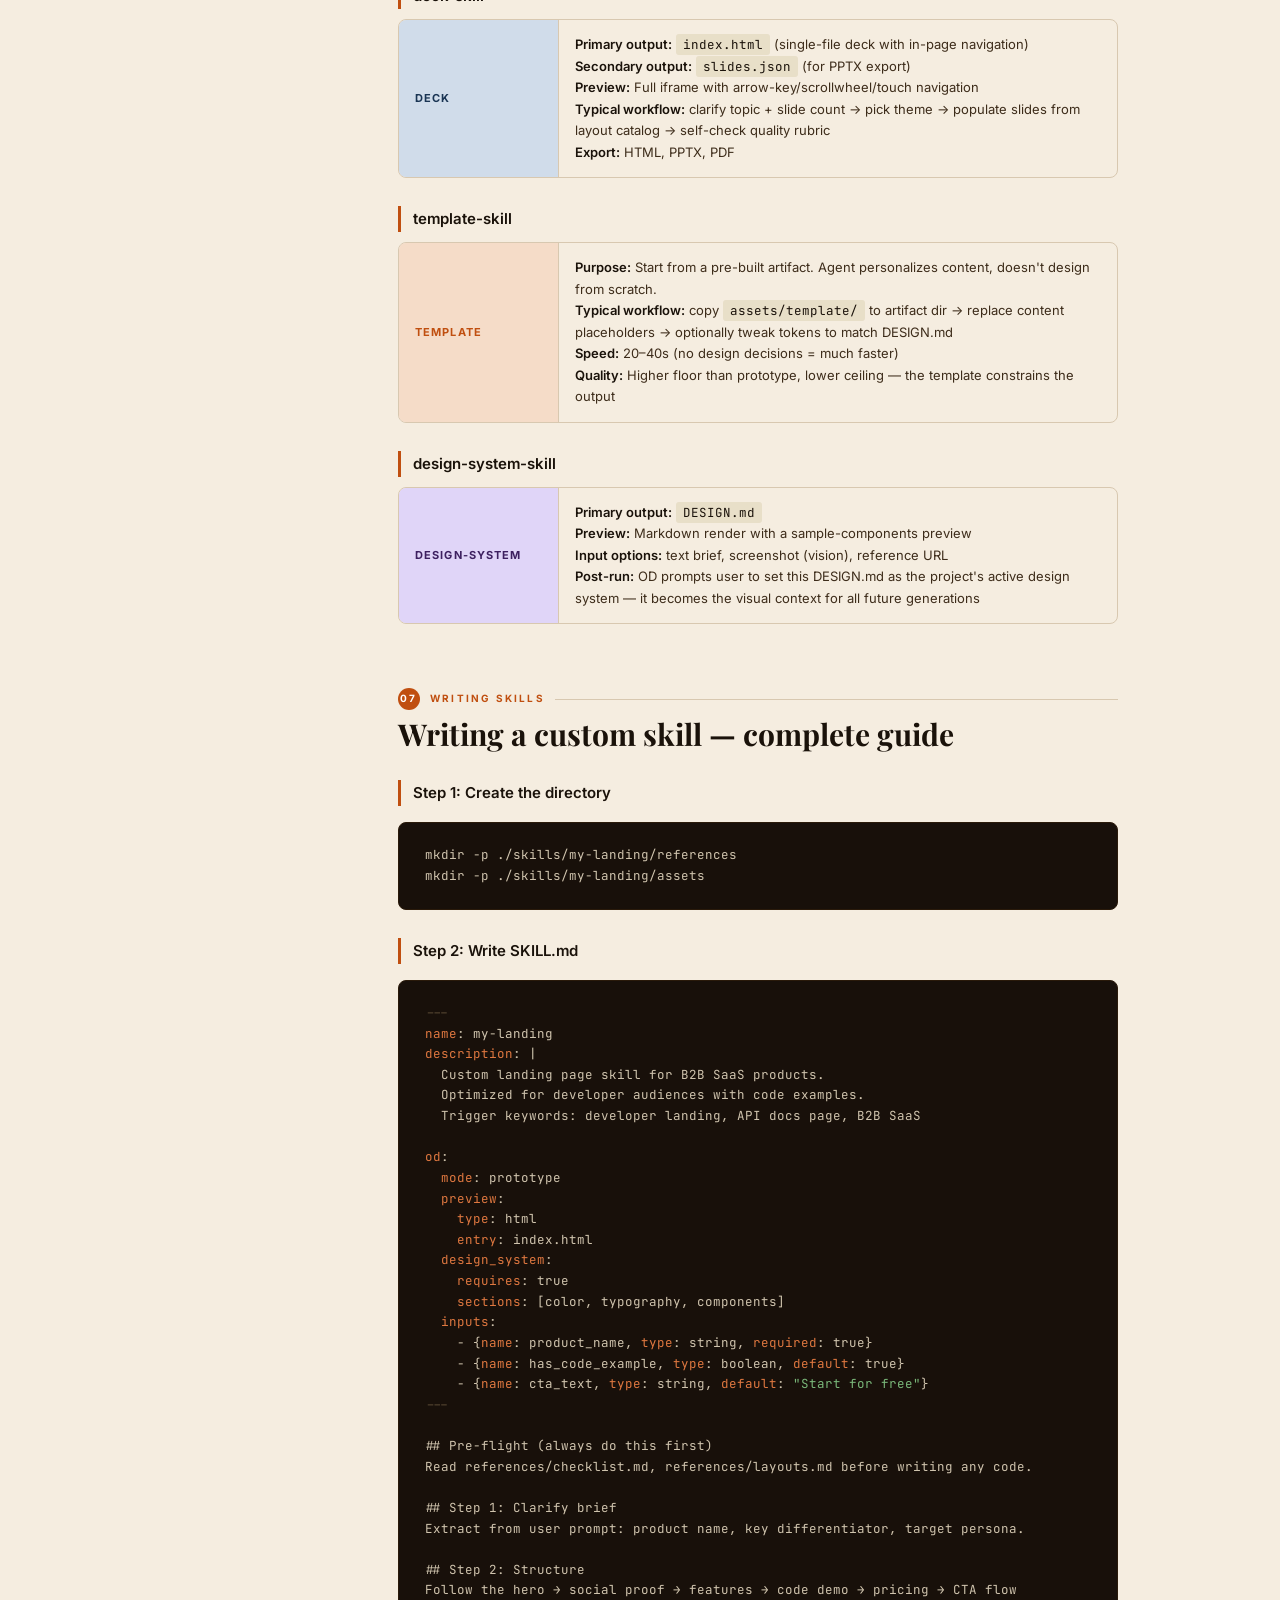
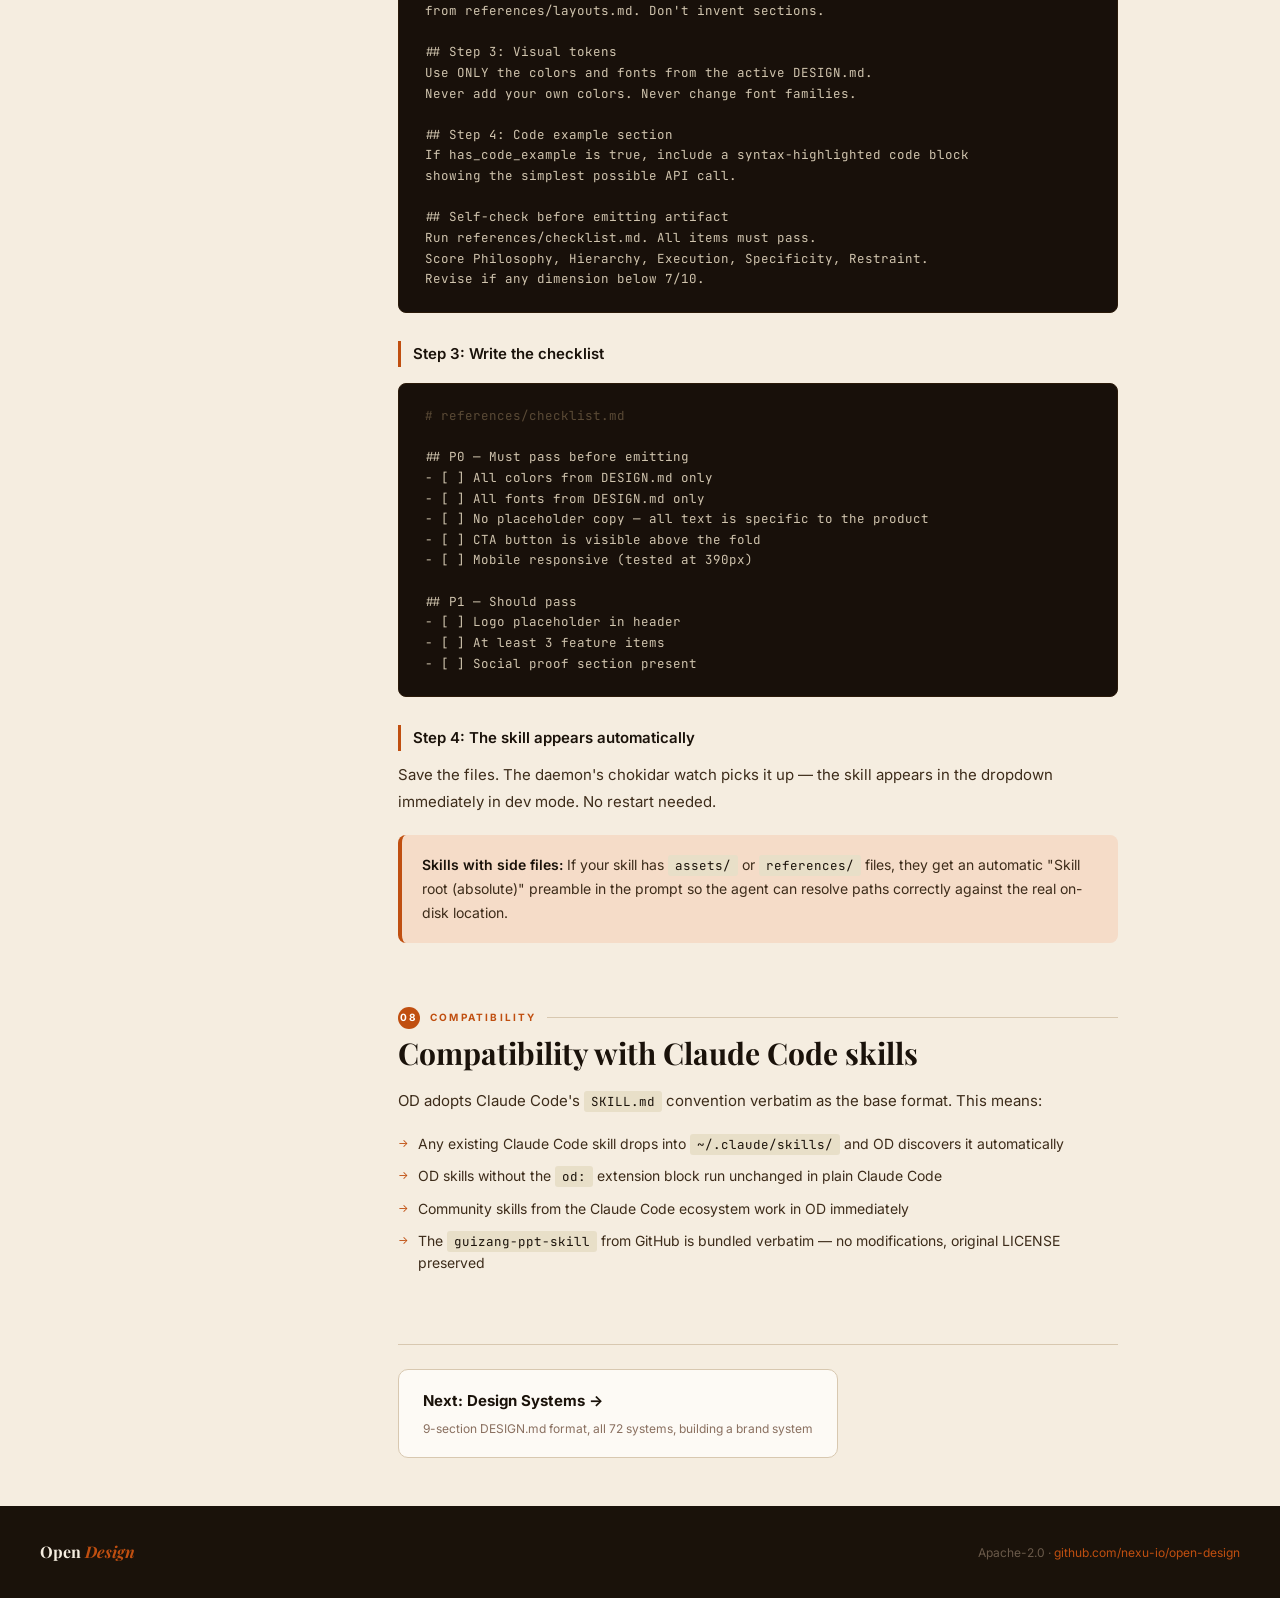
<file: quick-overview/04-skills.html>
<!DOCTYPE html>
<html lang="en">
<head>
<meta charset="UTF-8">
<meta name="viewport" content="width=device-width, initial-scale=1.0">
<title>Skills — Open Design Docs</title>
<link rel="stylesheet" href="shared.css">
</head>
<body>
<nav>
  <a class="nav-logo" href="index.html">Open <em>Design</em></a>
  <div class="nav-links">
    <a href="index.html">Home</a>
    <a href="01-introduction.html">Introduction</a>
    <a href="02-architecture.html">Architecture</a>
    <a href="03-workflow.html">Workflow</a>
    <a href="04-skills.html" class="active">Skills</a>
    <a href="05-design-systems.html">Design Systems</a>
    <a href="06-reference.html">Reference</a>
  </div>
</nav>

<div class="page-hero">
  <div class="page-hero-inner">
    <div class="crumb"><a href="index.html">Docs</a> / Skills</div>
    <h1>Skills <em>Protocol</em></h1>
    <p>The atomic unit of design capability. Base format, OD extensions, all 31 built-in skills, discovery priority, writing your own.</p>
  </div>
</div>

<div class="doc-layout">
  <aside class="sidebar">
    <div class="sidebar-group">
      <div class="sidebar-title">On this page</div>
      <a href="#what-is-a-skill">What is a skill?</a>
      <a href="#base-format">Base format</a>
      <a href="#od-extensions">OD extensions</a>
      <a href="#discovery">Discovery & priority</a>
      <a href="#built-in">31 built-in skills</a>
      <a href="#skill-types">Skill types deep-dive</a>
      <a href="#writing">Writing a custom skill</a>
      <a href="#compatibility">Compatibility</a>
    </div>
  </aside>

  <main>

    <section id="what-is-a-skill">
      <div class="eyebrow"><span>01</span> Concept</div>
      <h2>What is a skill?</h2>
      <p>A <strong>Skill</strong> is the atomic unit of design capability in OD. It is a directory containing a <code>SKILL.md</code> file (plus optional assets and reference docs) that instructs the agent on <em>how to produce a specific type of design artifact</em>.</p>
      <p>Skills define: the workflow to follow, the quality checklist to enforce, what reference files to read before generating, what the primary output file should be named, and optionally OD-specific UI extensions like typed input forms and live sliders.</p>

      <div class="callout callout-green">
        <strong>Compatibility guarantee:</strong> A skill written for plain Claude Code runs in OD without modification. A skill that doesn't use OD extensions (<code>od:</code> frontmatter) runs equally well in plain Claude Code. The OD extensions are purely additive — they unlock UI features without breaking anything.
      </div>
    </section>

    <section id="base-format">
      <div class="eyebrow"><span>02</span> Base format</div>
      <h2>Base skill structure (Claude Code compatible)</h2>

      <pre><span class="c"># Directory layout — minimum required</span>
&lt;skill-root&gt;/
├── SKILL.md              <span class="c"># manifest + workflow instructions (required)</span>
├── assets/               <span class="c"># templates and boilerplate the agent writes from</span>
│   ├── template.html     <span class="c"># seed file the agent copies and fills</span>
│   └── ...
└── references/           <span class="c"># knowledge docs the agent reads at turn 3</span>
    ├── components.md     <span class="c"># component library reference</span>
    ├── layouts.md        <span class="c"># layout patterns reference</span>
    └── checklist.md      <span class="c"># quality checklist the agent runs before emitting</span></pre>

      <h3>SKILL.md frontmatter (base)</h3>
      <pre><span class="c">---</span>
<span class="k">name</span>: my-skill-name
<span class="k">description</span>: |
  One paragraph describing what this skill does.
  Include trigger keywords so the agent can auto-select it.
  Trigger keywords: landing page, marketing, SaaS homepage
<span class="k">triggers</span>:
  - <span class="s">"landing page"</span>
  - <span class="s">"marketing page"</span>
  - <span class="s">"SaaS homepage"</span>
<span class="c">---</span>

<span class="c"># Body: free-form Markdown workflow instructions</span>

## Step 1: Read reference files first (always)
Before generating anything, read:
- references/checklist.md
- references/layouts.md

## Step 2: Clarify brief
Ask user for product name, key value propositions, and CTA text.

## Step 3: Generate
Write index.html following the active design system tokens exactly.
Do not invent colors or fonts not in the DESIGN.md.

## Self-check (before emitting artifact)
Score output on: Philosophy, Hierarchy, Execution, Specificity, Restraint.
Revise if any dimension scores below 7/10.</pre>
    </section>

    <section id="od-extensions">
      <div class="eyebrow"><span>03</span> OD extensions</div>
      <h2>OD-specific extensions (all optional)</h2>
      <p>Skills can declare an <code>od:</code> block in frontmatter to unlock OD-specific UI features. All fields are optional — absent fields fall back to sensible defaults.</p>

      <pre><span class="c">---</span>
<span class="k">name</span>: magazine-web-ppt
<span class="k">description</span>: Magazine-style horizontal-swipe web deck.
<span class="k">triggers</span>: [<span class="s">"magazine deck"</span>, <span class="s">"杂志风 PPT"</span>, <span class="s">"horizontal swipe presentation"</span>]

<span class="c"># ── OD Extensions (all optional) ────────────────────────</span>
<span class="k">od</span>:
  <span class="k">mode</span>: deck              <span class="c"># prototype | deck | template | design-system</span>
  
  <span class="k">preview</span>:
    <span class="k">type</span>: html            <span class="c"># html | jsx | pptx | markdown</span>
    <span class="k">entry</span>: index.html     <span class="c"># which file the iframe loads</span>
    <span class="k">reload</span>: debounce-100  <span class="c"># how the preview refreshes</span>

  <span class="k">design_system</span>:
    <span class="k">requires</span>: true        <span class="c"># inject active DESIGN.md into prompt</span>
    <span class="k">sections</span>: [color, typography]  <span class="c"># token pruning — save tokens</span>

  <span class="k">inputs</span>:               <span class="c"># renders a typed form in sidebar instead of free-text</span>
    - {<span class="k">name</span>: title, <span class="k">type</span>: string, <span class="k">required</span>: true}
    - {<span class="k">name</span>: slide_count, <span class="k">type</span>: integer, <span class="k">default</span>: 8, <span class="k">min</span>: 4, <span class="k">max</span>: 20}
    - {<span class="k">name</span>: theme, <span class="k">type</span>: enum, <span class="k">values</span>: [editorial, minimal, brutalist]}

  <span class="k">parameters</span>:           <span class="c"># live sliders that re-prompt on change post-generation</span>
    - {<span class="k">name</span>: accent_hue, <span class="k">type</span>: hue, <span class="k">default</span>: 18, <span class="k">range</span>: [0, 360]}
    - {<span class="k">name</span>: section_spacing, <span class="k">type</span>: spacing, <span class="k">default</span>: 48, <span class="k">range</span>: [16, 128]}

  <span class="k">outputs</span>:
    <span class="k">primary</span>: index.html   <span class="c"># file the iframe loads</span>
    <span class="k">secondary</span>: [slides.json]  <span class="c"># files read by export pipeline (e.g. PPTX)</span>

  <span class="k">capabilities_required</span>:
    - surgical_edit       <span class="c"># disables comment mode if agent lacks this</span>
    - file_write
<span class="c">---</span></pre>

      <h3>Extension field reference</h3>
      <table>
        <thead><tr><th>Field</th><th>Used by</th><th>Effect when set</th></tr></thead>
        <tbody>
          <tr><td><code>od.mode</code></td><td>Mode/skill picker</td><td>Routes skill to the correct mode tab</td></tr>
          <tr><td><code>od.preview.type</code></td><td>Preview renderer</td><td>Picks iframe render strategy: HTML raw, JSX eval, PPTX viewer, Markdown</td></tr>
          <tr><td><code>od.preview.entry</code></td><td>Preview iframe</td><td>Which file loads when generation completes</td></tr>
          <tr><td><code>od.design_system.requires</code></td><td>Prompt builder</td><td>Whether to inject active DESIGN.md into system prompt</td></tr>
          <tr><td><code>od.design_system.sections</code></td><td>Token optimizer</td><td>Prunes injected DESIGN.md to listed sections only — saves tokens</td></tr>
          <tr><td><code>od.inputs</code></td><td>Sidebar UI</td><td>Renders a typed form (string / integer / enum / boolean) instead of free-text</td></tr>
          <tr><td><code>od.parameters</code></td><td>Slider overlay</td><td>Live-tweakable controls after first generation; re-prompts without full round-trip</td></tr>
          <tr><td><code>od.outputs.primary</code></td><td>Preview + export</td><td>Which file the iframe loads and HTML export inlines</td></tr>
          <tr><td><code>od.outputs.secondary</code></td><td>Export pipeline</td><td>Files read by export pipeline (e.g. <code>slides.json</code> for PPTX)</td></tr>
          <tr><td><code>od.capabilities_required</code></td><td>Capability gating</td><td>Disables comment mode or sliders if active agent lacks the capability</td></tr>
        </tbody>
      </table>

      <h3>Defaults when <code>od:</code> is omitted</h3>
      <table>
        <thead><tr><th>Field</th><th>Default</th></tr></thead>
        <tbody>
          <tr><td>mode</td><td>Inferred from name/description keyword match, else "prototype"</td></tr>
          <tr><td>preview.type</td><td>Sniffed: *.html → html, *.jsx → jsx, else markdown</td></tr>
          <tr><td>preview.entry</td><td>First file matching the sniffed type</td></tr>
          <tr><td>design_system.requires</td><td>true if body mentions "design system" or "DESIGN.md"</td></tr>
          <tr><td>inputs, parameters</td><td>None (free-text prompt only)</td></tr>
        </tbody>
      </table>
    </section>

    <section id="discovery">
      <div class="eyebrow"><span>04</span> Discovery</div>
      <h2>Skill discovery and priority</h2>
      <p>The daemon scans 3 locations on boot and on file-system watch events. All locations are merged with higher priority winning on name conflicts.</p>
      <table>
        <thead><tr><th>Location</th><th>Priority</th><th>Purpose</th><th>Git</th></tr></thead>
        <tbody>
          <tr><td><code>./.claude/skills/</code></td><td><span class="badge badge-o">1 Highest</span></td><td>Project-private skills — not shared</td><td>Gitignored</td></tr>
          <tr><td><code>./skills/</code></td><td><span class="badge badge-b">2 Medium</span></td><td>Project-committed skills — shared with team</td><td>Committed</td></tr>
          <tr><td><code>~/.claude/skills/</code></td><td><span class="badge badge-g">3 Lowest</span></td><td>User-global skills — available in all projects</td><td>n/a</td></tr>
        </tbody>
      </table>
      <p>All locations are watched with <code>chokidar</code> in dev — add a skill folder and it appears in the UI immediately, no restart needed. In production, send <code>SIGHUP</code> to the daemon to trigger a rescan.</p>

      <div class="callout callout-blue">
        <strong>Symlink strategy:</strong> Maintain a central skill dir at <code>~/.open-design/skills/</code> and symlink it into each agent's expected location (<code>~/.claude/skills/</code>, <code>~/.codex/skills/</code>, etc.). One install → every agent sees every skill.
      </div>
    </section>

    <section id="built-in">
      <div class="eyebrow"><span>05</span> Built-in skills</div>
      <h2>All 31 built-in skills</h2>

      <h3>Prototype mode (7 skills)</h3>
      <div class="skill-grid">
        <div class="skill-card">
          <div class="skill-name">web-prototype <span class="skill-default">default</span></div>
          <div class="skill-mode">prototype</div>
          <p>Generic single-screen interactive UI prototype. Starting point for any web surface not covered by a more specific skill.</p>
        </div>
        <div class="skill-card">
          <div class="skill-name">saas-landing</div>
          <div class="skill-mode">prototype</div>
          <p>Marketing page: hero, feature grid, social proof, pricing CTA. Optimized for product launches and conversion.</p>
        </div>
        <div class="skill-card">
          <div class="skill-name">dashboard</div>
          <div class="skill-mode">prototype</div>
          <p>Admin or analytics dashboard. Sidebar navigation, stat cards, chart areas, data tables. Optimized for information density.</p>
        </div>
        <div class="skill-card">
          <div class="skill-name">pricing-page</div>
          <div class="skill-mode">prototype</div>
          <p>Standalone pricing section with tier comparison table, feature checkmarks, and CTA buttons. Can be standalone or embedded.</p>
        </div>
        <div class="skill-card">
          <div class="skill-name">docs-page</div>
          <div class="skill-mode">prototype</div>
          <p>3-column documentation layout: sidebar navigation, main content area, right-side table of contents. Optimized for readability.</p>
        </div>
        <div class="skill-card">
          <div class="skill-name">blog-post</div>
          <div class="skill-mode">prototype</div>
          <p>Editorial long-form article layout. Reading-optimized typography, author block, related posts, social sharing.</p>
        </div>
        <div class="skill-card">
          <div class="skill-name">mobile-app</div>
          <div class="skill-mode">prototype</div>
          <p>Phone-frame single-screen mobile app UI. Fixed 390px canvas, safe areas, bottom navigation bar, mobile interaction patterns.</p>
        </div>
      </div>

      <h3>Deck mode (2+ skills)</h3>
      <div class="skill-grid">
        <div class="skill-card">
          <div class="skill-name">guizang-ppt <span class="skill-default">default</span></div>
          <div class="skill-mode">deck</div>
          <p>Magazine-style horizontal-swipe web deck. Bundled from op7418/guizang-ppt-skill. WebGL hero, editorial layout, 4 reference files (themes, layouts, components, checklist). The highest-quality deck skill.</p>
        </div>
        <div class="skill-card">
          <div class="skill-name">simple-deck</div>
          <div class="skill-mode">deck</div>
          <p>Minimal single-file horizontal-swipe deck. Faster generation, lower complexity. Best for quick presentations that don't need magazine-grade layout.</p>
        </div>
      </div>

      <h3>Labs / experimental skills (5 active)</h3>
      <div class="skill-grid">
        <div class="skill-card">
          <div class="skill-name">design-brief</div>
          <div class="skill-mode">orchestration</div>
          <p>Prompt choreography system. The interactive discovery question form that pops before any pixel is generated. "30s of radios beats 30min of redirects."</p>
        </div>
        <div class="skill-card">
          <div class="skill-name">critique</div>
          <div class="skill-mode">quality gate</div>
          <p>5-dimensional self-critique for every artifact. Scores: Philosophy · Hierarchy · Execution · Specificity · Restraint. Triggers revision if score too low.</p>
        </div>
        <div class="skill-card">
          <div class="skill-name">hyperframes</div>
          <div class="skill-mode">media</div>
          <p>Synthetic Matter lab. gpt-image-2 + Seedance + HyperFrames. Image, video, and audio generation from the same chat surface as code.</p>
        </div>
        <div class="skill-card">
          <div class="skill-name">design-system-gen</div>
          <div class="skill-mode">design system</div>
          <p>Generates a DESIGN.md from a text brief, screenshot, or reference URL. After run, OD prompts to set as project's active design system.</p>
        </div>
      </div>
    </section>

    <section id="skill-types">
      <div class="eyebrow"><span>06</span> Skill types</div>
      <h2>Skill types — technical deep dive</h2>

      <h3>prototype-skill</h3>
      <div class="arch-layer l1">
        <div class="arch-label">prototype</div>
        <div class="arch-detail">
          <strong>Primary output:</strong> <code>index.html</code> or <code>Prototype.jsx</code><br>
          <strong>Preview:</strong> HTML iframe or JSX with vendored React/Babel<br>
          <strong>Typical workflow:</strong> clarify brief → resolve design tokens from DESIGN.md → write component tree → write file → run self-check<br>
          <strong>Export:</strong> HTML, PDF, ZIP
        </div>
      </div>

      <h3>deck-skill</h3>
      <div class="arch-layer l2">
        <div class="arch-label">deck</div>
        <div class="arch-detail">
          <strong>Primary output:</strong> <code>index.html</code> (single-file deck with in-page navigation)<br>
          <strong>Secondary output:</strong> <code>slides.json</code> (for PPTX export)<br>
          <strong>Preview:</strong> Full iframe with arrow-key/scrollwheel/touch navigation<br>
          <strong>Typical workflow:</strong> clarify topic + slide count → pick theme → populate slides from layout catalog → self-check quality rubric<br>
          <strong>Export:</strong> HTML, PPTX, PDF
        </div>
      </div>

      <h3>template-skill</h3>
      <div class="arch-layer l3">
        <div class="arch-label">template</div>
        <div class="arch-detail">
          <strong>Purpose:</strong> Start from a pre-built artifact. Agent personalizes content, doesn't design from scratch.<br>
          <strong>Typical workflow:</strong> copy <code>assets/template/</code> to artifact dir → replace content placeholders → optionally tweak tokens to match DESIGN.md<br>
          <strong>Speed:</strong> 20–40s (no design decisions = much faster)<br>
          <strong>Quality:</strong> Higher floor than prototype, lower ceiling — the template constrains the output
        </div>
      </div>

      <h3>design-system-skill</h3>
      <div class="arch-layer l4">
        <div class="arch-label">design-system</div>
        <div class="arch-detail">
          <strong>Primary output:</strong> <code>DESIGN.md</code><br>
          <strong>Preview:</strong> Markdown render with a sample-components preview<br>
          <strong>Input options:</strong> text brief, screenshot (vision), reference URL<br>
          <strong>Post-run:</strong> OD prompts user to set this DESIGN.md as the project's active design system — it becomes the visual context for all future generations
        </div>
      </div>
    </section>

    <section id="writing">
      <div class="eyebrow"><span>07</span> Writing skills</div>
      <h2>Writing a custom skill — complete guide</h2>

      <h3>Step 1: Create the directory</h3>
      <pre>mkdir -p ./skills/my-landing/references
mkdir -p ./skills/my-landing/assets</pre>

      <h3>Step 2: Write SKILL.md</h3>
      <pre><span class="c">---</span>
<span class="k">name</span>: my-landing
<span class="k">description</span>: |
  Custom landing page skill for B2B SaaS products.
  Optimized for developer audiences with code examples.
  Trigger keywords: developer landing, API docs page, B2B SaaS

<span class="k">od</span>:
  <span class="k">mode</span>: prototype
  <span class="k">preview</span>:
    <span class="k">type</span>: html
    <span class="k">entry</span>: index.html
  <span class="k">design_system</span>:
    <span class="k">requires</span>: true
    <span class="k">sections</span>: [color, typography, components]
  <span class="k">inputs</span>:
    - {<span class="k">name</span>: product_name, <span class="k">type</span>: string, <span class="k">required</span>: true}
    - {<span class="k">name</span>: has_code_example, <span class="k">type</span>: boolean, <span class="k">default</span>: true}
    - {<span class="k">name</span>: cta_text, <span class="k">type</span>: string, <span class="k">default</span>: <span class="s">"Start for free"</span>}
<span class="c">---</span>

## Pre-flight (always do this first)
Read references/checklist.md, references/layouts.md before writing any code.

## Step 1: Clarify brief
Extract from user prompt: product name, key differentiator, target persona.

## Step 2: Structure
Follow the hero → social proof → features → code demo → pricing → CTA flow
from references/layouts.md. Don't invent sections.

## Step 3: Visual tokens
Use ONLY the colors and fonts from the active DESIGN.md.
Never add your own colors. Never change font families.

## Step 4: Code example section
If has_code_example is true, include a syntax-highlighted code block
showing the simplest possible API call.

## Self-check before emitting artifact
Run references/checklist.md. All items must pass.
Score Philosophy, Hierarchy, Execution, Specificity, Restraint.
Revise if any dimension below 7/10.</pre>

      <h3>Step 3: Write the checklist</h3>
      <pre><span class="c"># references/checklist.md</span>

## P0 — Must pass before emitting
- [ ] All colors from DESIGN.md only
- [ ] All fonts from DESIGN.md only
- [ ] No placeholder copy — all text is specific to the product
- [ ] CTA button is visible above the fold
- [ ] Mobile responsive (tested at 390px)

## P1 — Should pass
- [ ] Logo placeholder in header
- [ ] At least 3 feature items
- [ ] Social proof section present</pre>

      <h3>Step 4: The skill appears automatically</h3>
      <p>Save the files. The daemon's chokidar watch picks it up — the skill appears in the dropdown immediately in dev mode. No restart needed.</p>

      <div class="callout callout-orange">
        <strong>Skills with side files:</strong> If your skill has <code>assets/</code> or <code>references/</code> files, they get an automatic "Skill root (absolute)" preamble in the prompt so the agent can resolve paths correctly against the real on-disk location.
      </div>
    </section>

    <section id="compatibility">
      <div class="eyebrow"><span>08</span> Compatibility</div>
      <h2>Compatibility with Claude Code skills</h2>
      <p>OD adopts Claude Code's <code>SKILL.md</code> convention verbatim as the base format. This means:</p>
      <ul class="flist">
        <li>Any existing Claude Code skill drops into <code>~/.claude/skills/</code> and OD discovers it automatically</li>
        <li>OD skills without the <code>od:</code> extension block run unchanged in plain Claude Code</li>
        <li>Community skills from the Claude Code ecosystem work in OD immediately</li>
        <li>The <code>guizang-ppt-skill</code> from GitHub is bundled verbatim — no modifications, original LICENSE preserved</li>
      </ul>
    </section>

    <div class="next-page">
      <a href="05-design-systems.html" class="next-link">
        <span class="next-label">Next: Design Systems →</span>
        <span class="next-sub">9-section DESIGN.md format, all 72 systems, building a brand system</span>
      </a>
    </div>

  </main>
</div>

<footer>
  <div class="footer-brand">Open <em>Design</em></div>
  <div>Apache-2.0 · <a href="https://github.com/nexu-io/open-design">github.com/nexu-io/open-design</a></div>
</footer>
</body>
</html>
</file>
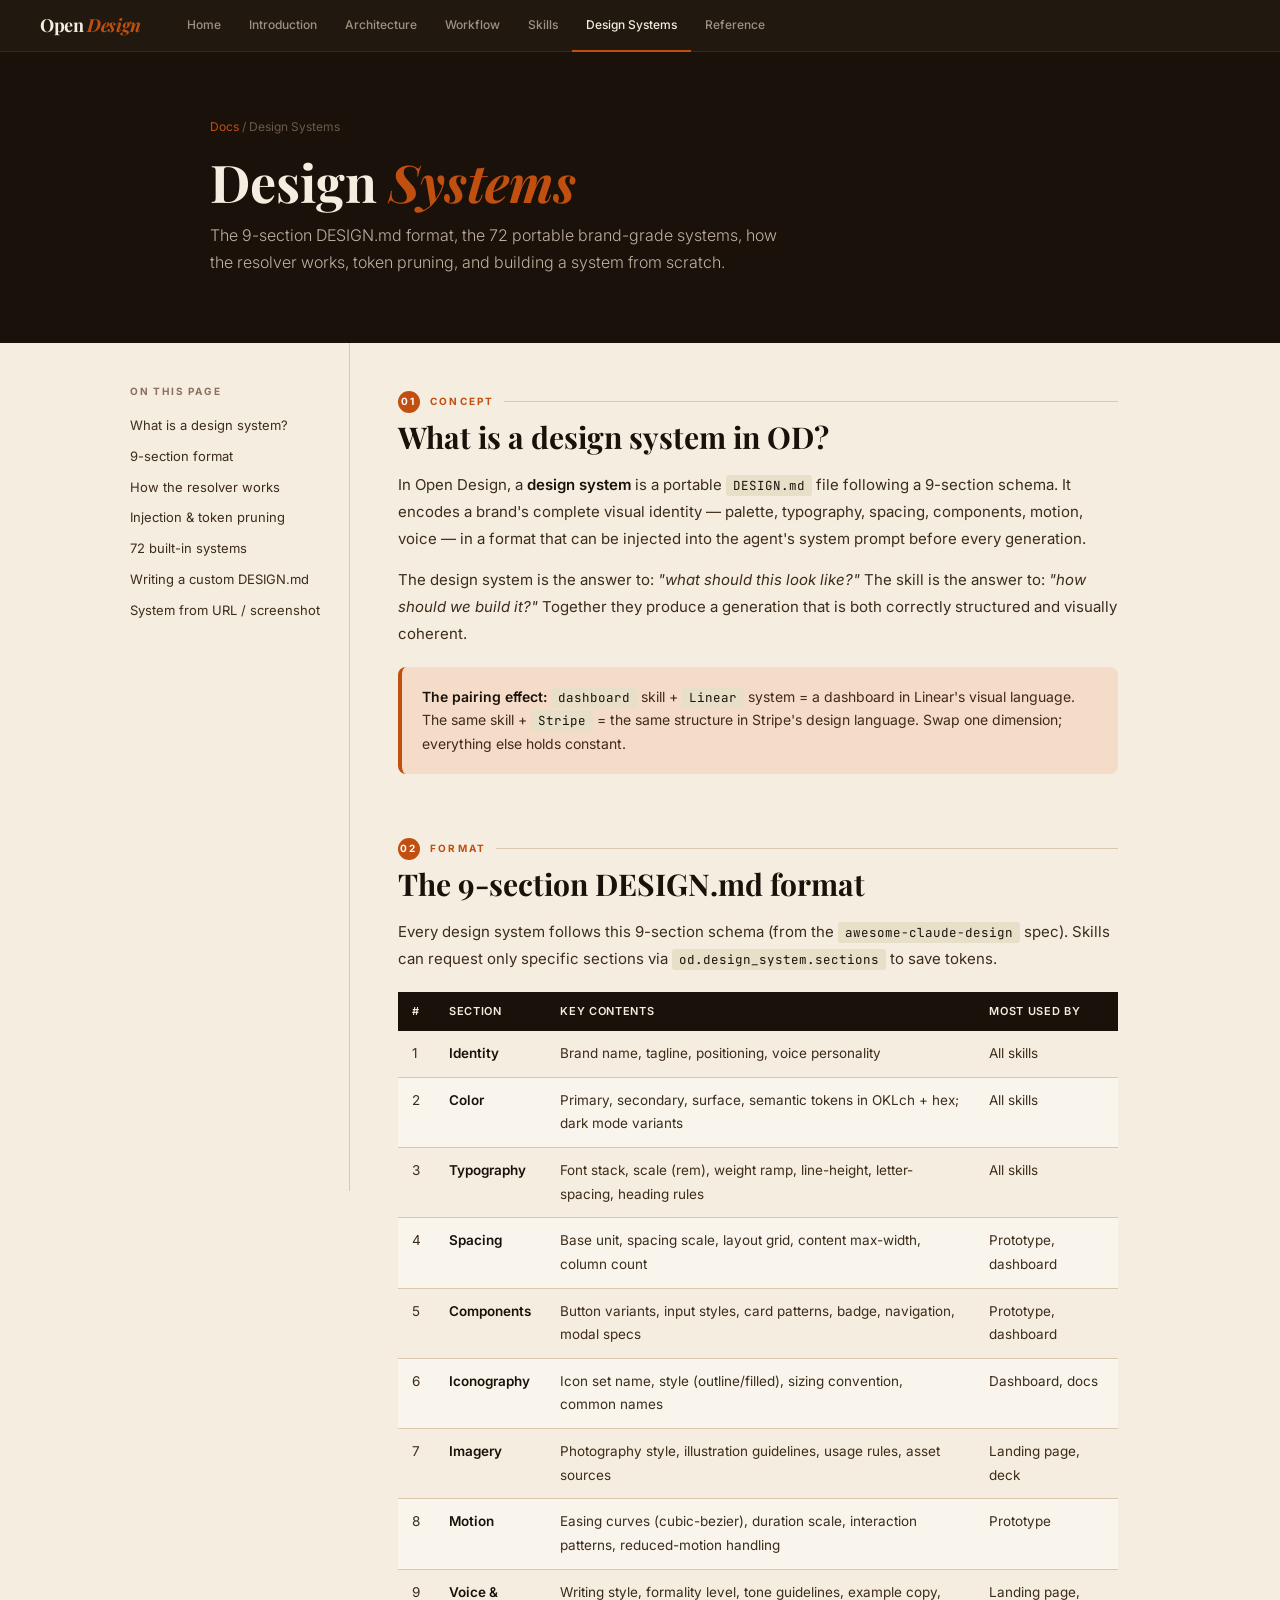
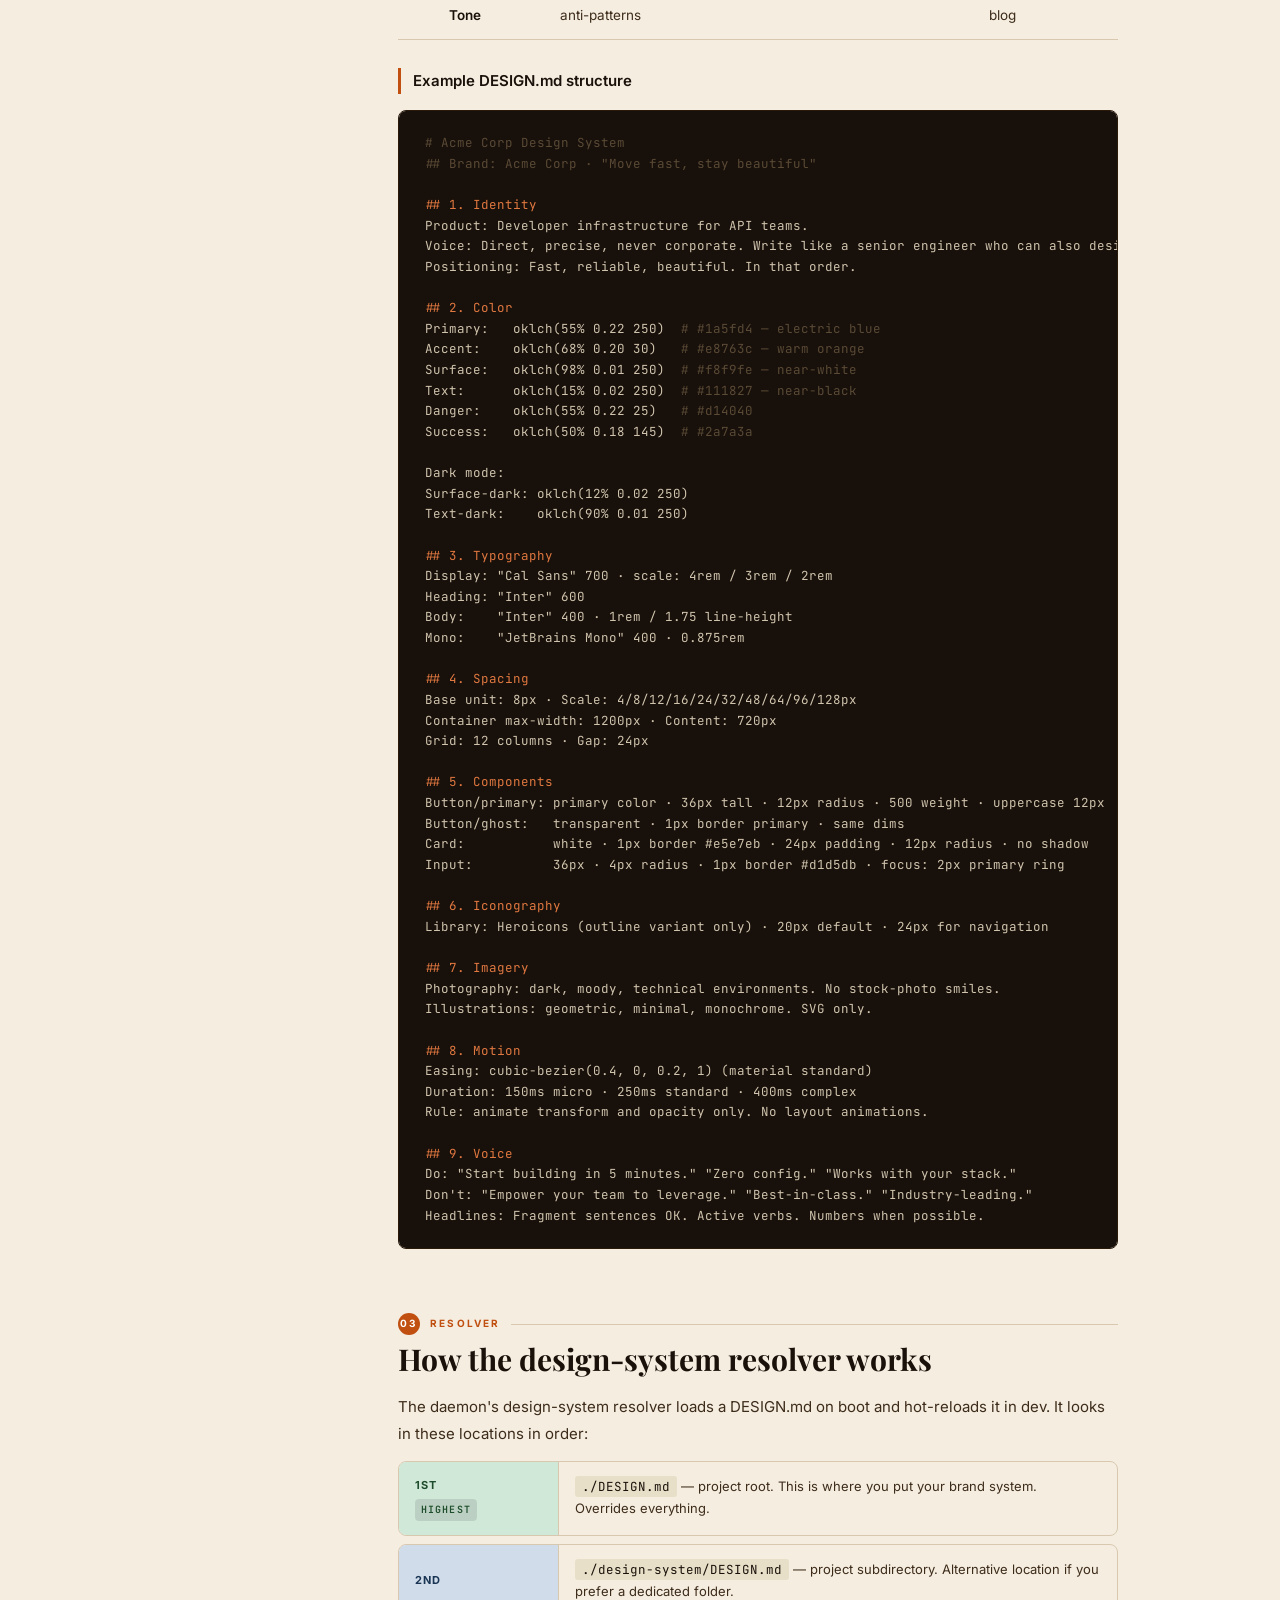
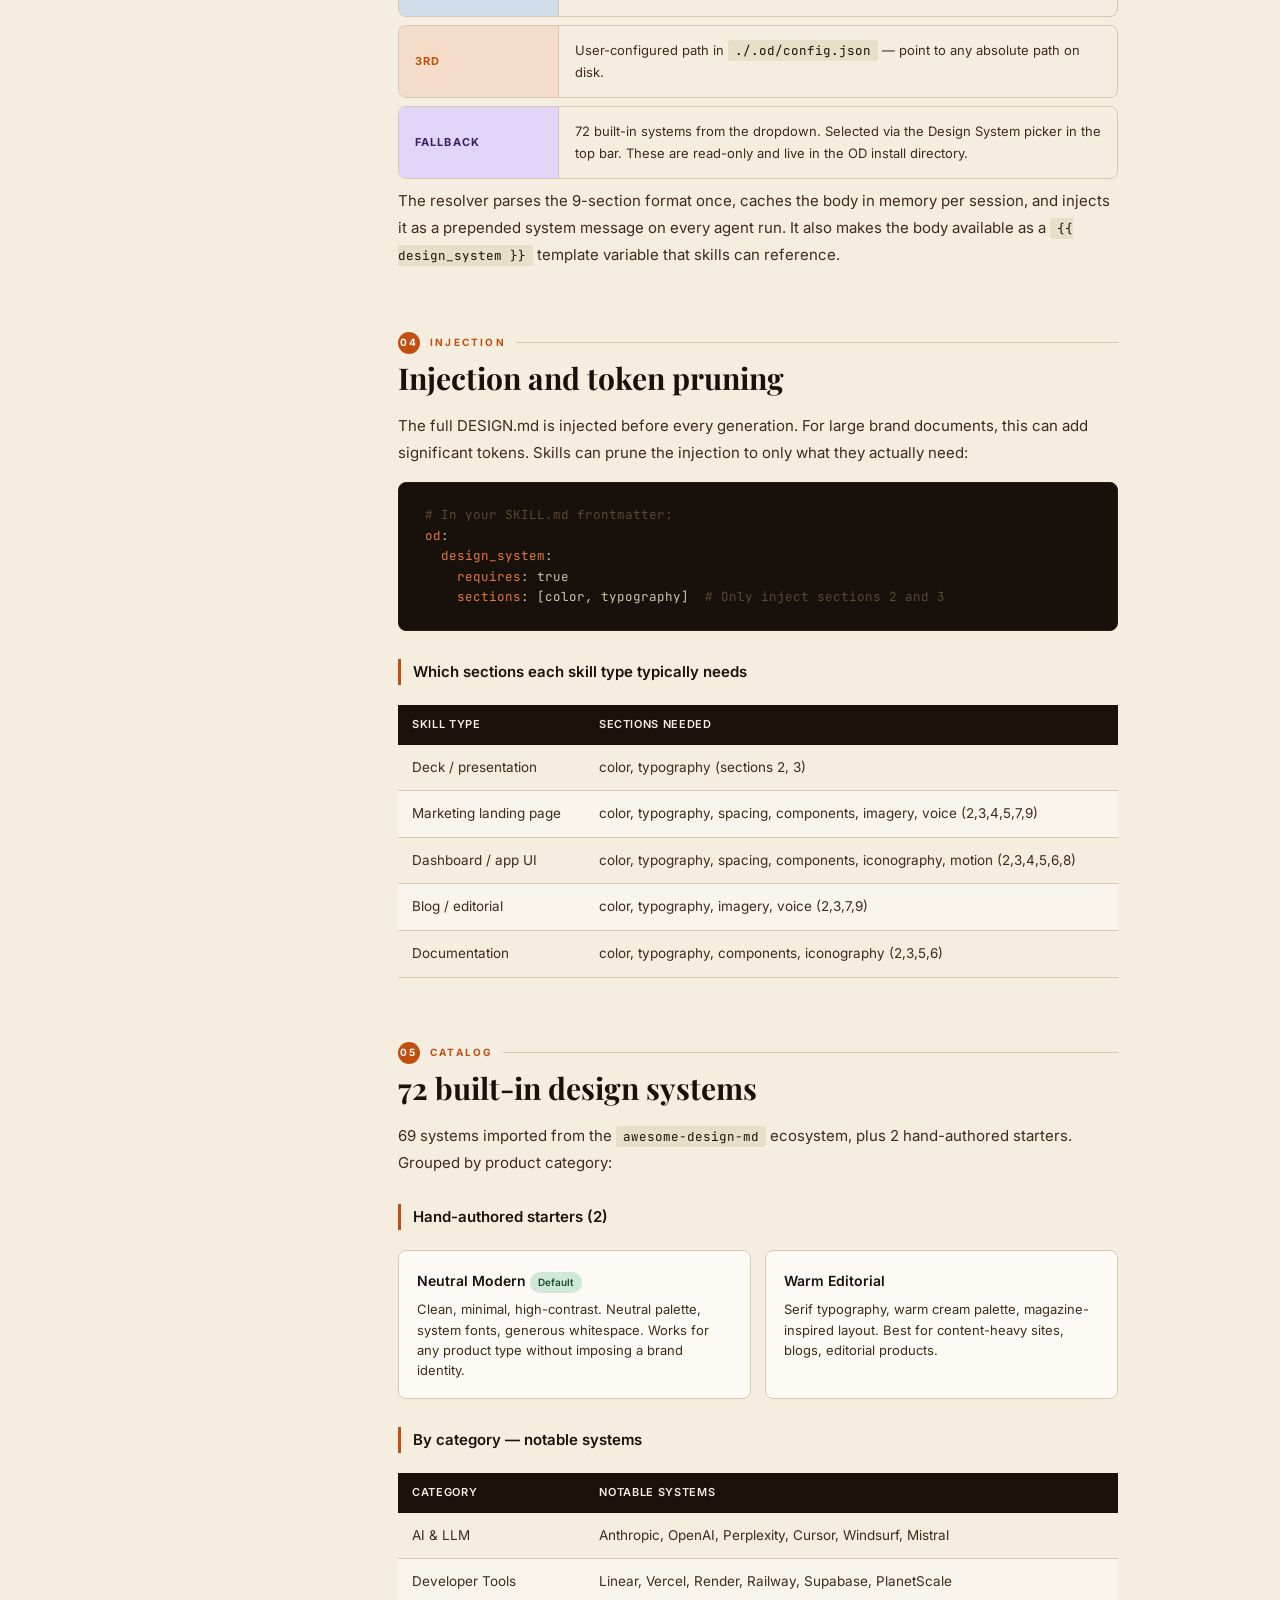
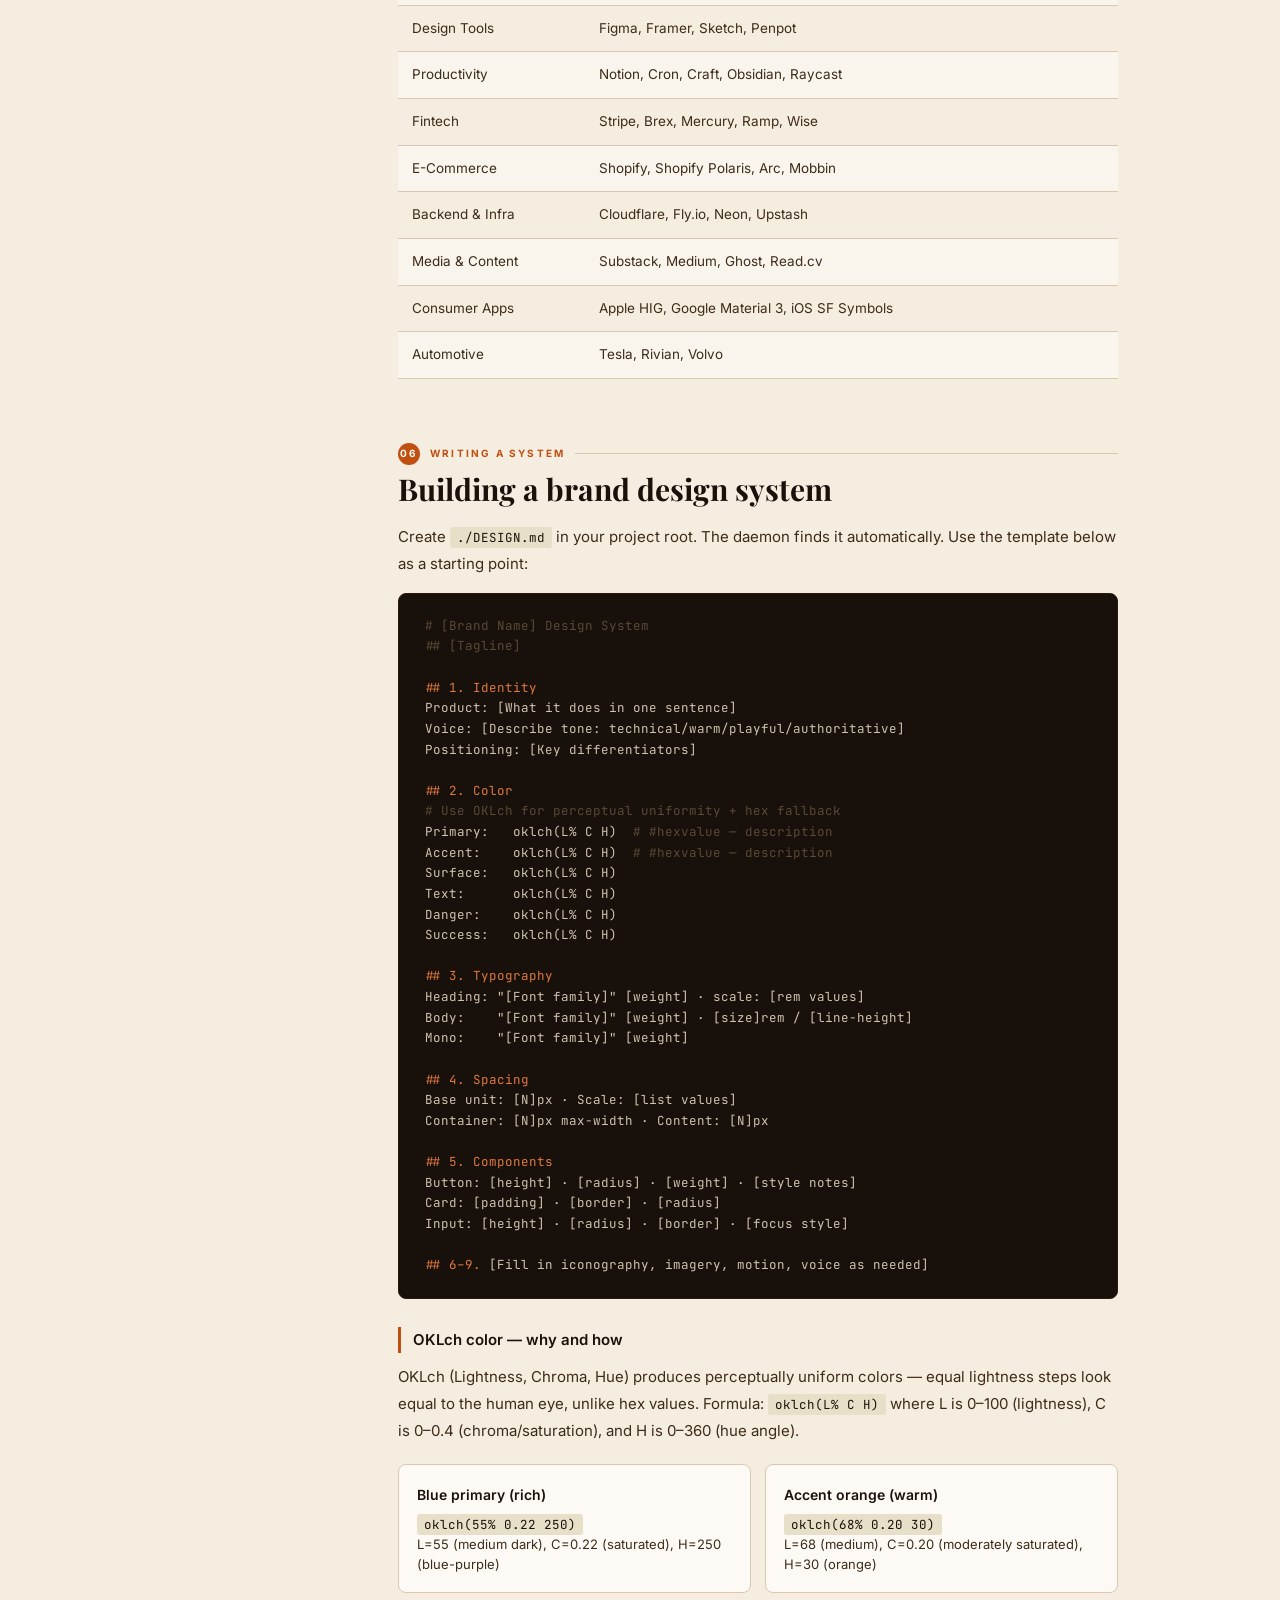
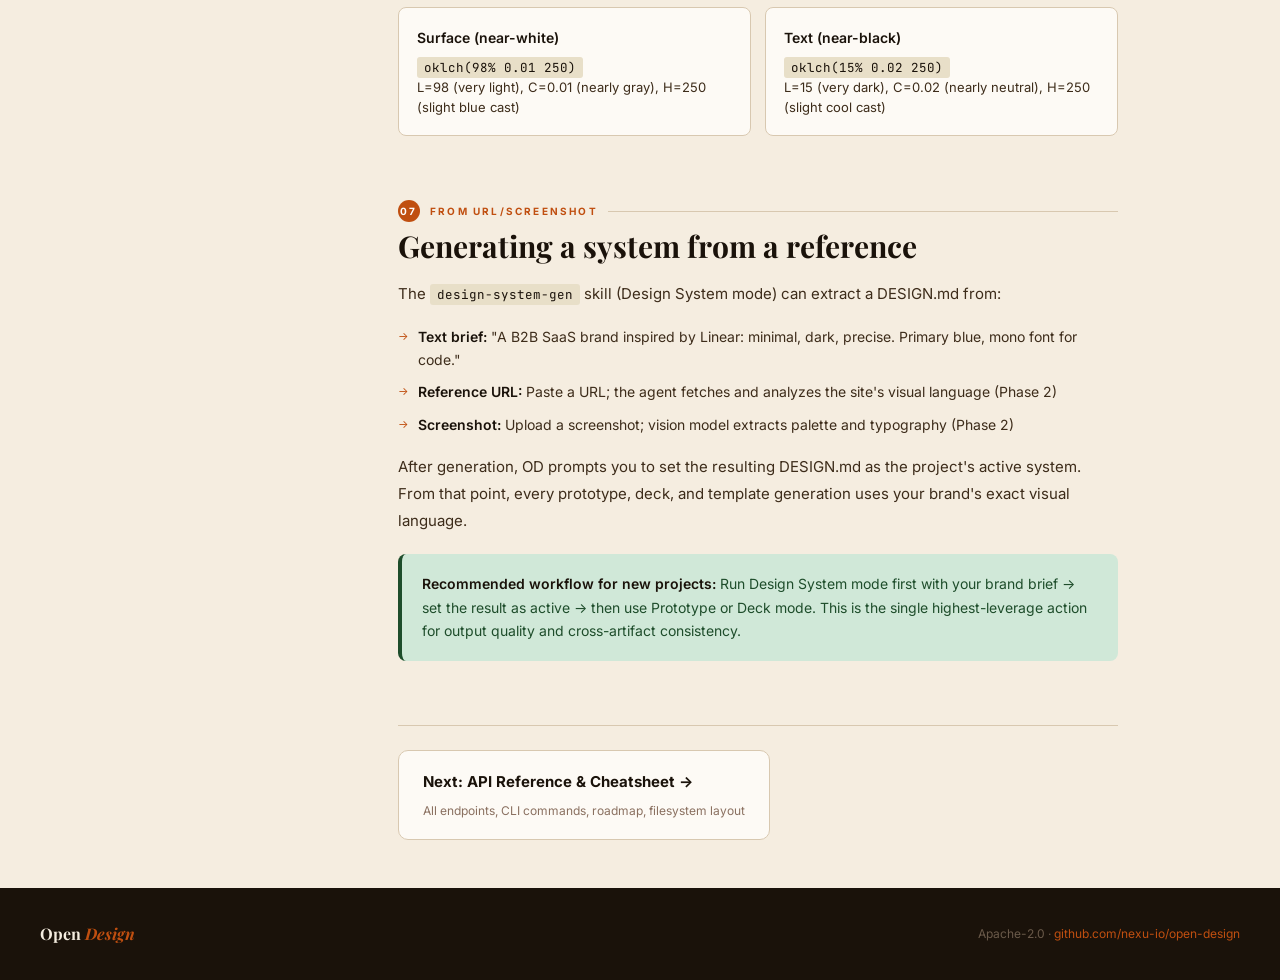
<file: quick-overview/05-design-systems.html>
<!DOCTYPE html>
<html lang="en">
<head>
<meta charset="UTF-8">
<meta name="viewport" content="width=device-width, initial-scale=1.0">
<title>Design Systems — Open Design Docs</title>
<link rel="stylesheet" href="shared.css">
</head>
<body>
<nav>
  <a class="nav-logo" href="index.html">Open <em>Design</em></a>
  <div class="nav-links">
    <a href="index.html">Home</a>
    <a href="01-introduction.html">Introduction</a>
    <a href="02-architecture.html">Architecture</a>
    <a href="03-workflow.html">Workflow</a>
    <a href="04-skills.html">Skills</a>
    <a href="05-design-systems.html" class="active">Design Systems</a>
    <a href="06-reference.html">Reference</a>
  </div>
</nav>

<div class="page-hero">
  <div class="page-hero-inner">
    <div class="crumb"><a href="index.html">Docs</a> / Design Systems</div>
    <h1>Design <em>Systems</em></h1>
    <p>The 9-section DESIGN.md format, the 72 portable brand-grade systems, how the resolver works, token pruning, and building a system from scratch.</p>
  </div>
</div>

<div class="doc-layout">
  <aside class="sidebar">
    <div class="sidebar-group">
      <div class="sidebar-title">On this page</div>
      <a href="#what">What is a design system?</a>
      <a href="#format">9-section format</a>
      <a href="#resolver">How the resolver works</a>
      <a href="#injection">Injection & token pruning</a>
      <a href="#catalog">72 built-in systems</a>
      <a href="#writing">Writing a custom DESIGN.md</a>
      <a href="#from-url">System from URL / screenshot</a>
    </div>
  </aside>

  <main>

    <section id="what">
      <div class="eyebrow"><span>01</span> Concept</div>
      <h2>What is a design system in OD?</h2>
      <p>In Open Design, a <strong>design system</strong> is a portable <code>DESIGN.md</code> file following a 9-section schema. It encodes a brand's complete visual identity — palette, typography, spacing, components, motion, voice — in a format that can be injected into the agent's system prompt before every generation.</p>
      <p>The design system is the answer to: <em>"what should this look like?"</em> The skill is the answer to: <em>"how should we build it?"</em> Together they produce a generation that is both correctly structured and visually coherent.</p>

      <div class="callout callout-orange">
        <strong>The pairing effect:</strong> <code>dashboard</code> skill + <code>Linear</code> system = a dashboard in Linear's visual language. The same skill + <code>Stripe</code> = the same structure in Stripe's design language. Swap one dimension; everything else holds constant.
      </div>
    </section>

    <section id="format">
      <div class="eyebrow"><span>02</span> Format</div>
      <h2>The 9-section DESIGN.md format</h2>
      <p>Every design system follows this 9-section schema (from the <code>awesome-claude-design</code> spec). Skills can request only specific sections via <code>od.design_system.sections</code> to save tokens.</p>

      <table>
        <thead><tr><th>#</th><th>Section</th><th>Key contents</th><th>Most used by</th></tr></thead>
        <tbody>
          <tr><td>1</td><td><strong>Identity</strong></td><td>Brand name, tagline, positioning, voice personality</td><td>All skills</td></tr>
          <tr><td>2</td><td><strong>Color</strong></td><td>Primary, secondary, surface, semantic tokens in OKLch + hex; dark mode variants</td><td>All skills</td></tr>
          <tr><td>3</td><td><strong>Typography</strong></td><td>Font stack, scale (rem), weight ramp, line-height, letter-spacing, heading rules</td><td>All skills</td></tr>
          <tr><td>4</td><td><strong>Spacing</strong></td><td>Base unit, spacing scale, layout grid, content max-width, column count</td><td>Prototype, dashboard</td></tr>
          <tr><td>5</td><td><strong>Components</strong></td><td>Button variants, input styles, card patterns, badge, navigation, modal specs</td><td>Prototype, dashboard</td></tr>
          <tr><td>6</td><td><strong>Iconography</strong></td><td>Icon set name, style (outline/filled), sizing convention, common names</td><td>Dashboard, docs</td></tr>
          <tr><td>7</td><td><strong>Imagery</strong></td><td>Photography style, illustration guidelines, usage rules, asset sources</td><td>Landing page, deck</td></tr>
          <tr><td>8</td><td><strong>Motion</strong></td><td>Easing curves (cubic-bezier), duration scale, interaction patterns, reduced-motion handling</td><td>Prototype</td></tr>
          <tr><td>9</td><td><strong>Voice &amp; Tone</strong></td><td>Writing style, formality level, tone guidelines, example copy, anti-patterns</td><td>Landing page, blog</td></tr>
        </tbody>
      </table>

      <h3>Example DESIGN.md structure</h3>
      <pre><span class="c"># Acme Corp Design System</span>
<span class="c">## Brand: Acme Corp · "Move fast, stay beautiful"</span>

<span class="k">## 1. Identity</span>
Product: Developer infrastructure for API teams.
Voice: Direct, precise, never corporate. Write like a senior engineer who can also design.
Positioning: Fast, reliable, beautiful. In that order.

<span class="k">## 2. Color</span>
Primary:   oklch(55% 0.22 250)  <span class="c"># #1a5fd4 — electric blue</span>
Accent:    oklch(68% 0.20 30)   <span class="c"># #e8763c — warm orange</span>
Surface:   oklch(98% 0.01 250)  <span class="c"># #f8f9fe — near-white</span>
Text:      oklch(15% 0.02 250)  <span class="c"># #111827 — near-black</span>
Danger:    oklch(55% 0.22 25)   <span class="c"># #d14040</span>
Success:   oklch(50% 0.18 145)  <span class="c"># #2a7a3a</span>

Dark mode:
Surface-dark: oklch(12% 0.02 250)
Text-dark:    oklch(90% 0.01 250)

<span class="k">## 3. Typography</span>
Display: "Cal Sans" 700 · scale: 4rem / 3rem / 2rem
Heading: "Inter" 600
Body:    "Inter" 400 · 1rem / 1.75 line-height
Mono:    "JetBrains Mono" 400 · 0.875rem

<span class="k">## 4. Spacing</span>
Base unit: 8px · Scale: 4/8/12/16/24/32/48/64/96/128px
Container max-width: 1200px · Content: 720px
Grid: 12 columns · Gap: 24px

<span class="k">## 5. Components</span>
Button/primary: primary color · 36px tall · 12px radius · 500 weight · uppercase 12px
Button/ghost:   transparent · 1px border primary · same dims
Card:           white · 1px border #e5e7eb · 24px padding · 12px radius · no shadow
Input:          36px · 4px radius · 1px border #d1d5db · focus: 2px primary ring

<span class="k">## 6. Iconography</span>
Library: Heroicons (outline variant only) · 20px default · 24px for navigation

<span class="k">## 7. Imagery</span>
Photography: dark, moody, technical environments. No stock-photo smiles.
Illustrations: geometric, minimal, monochrome. SVG only.

<span class="k">## 8. Motion</span>
Easing: cubic-bezier(0.4, 0, 0.2, 1) (material standard)
Duration: 150ms micro · 250ms standard · 400ms complex
Rule: animate transform and opacity only. No layout animations.

<span class="k">## 9. Voice</span>
Do: "Start building in 5 minutes." "Zero config." "Works with your stack."
Don't: "Empower your team to leverage." "Best-in-class." "Industry-leading."
Headlines: Fragment sentences OK. Active verbs. Numbers when possible.</pre>
    </section>

    <section id="resolver">
      <div class="eyebrow"><span>03</span> Resolver</div>
      <h2>How the design-system resolver works</h2>
      <p>The daemon's design-system resolver loads a DESIGN.md on boot and hot-reloads it in dev. It looks in these locations in order:</p>

      <div class="arch-layer l1">
        <div class="arch-label">1st<div class="badge">Highest</div></div>
        <div class="arch-detail"><code>./DESIGN.md</code> — project root. This is where you put your brand system. Overrides everything.</div>
      </div>
      <div class="arch-layer l2">
        <div class="arch-label">2nd</div>
        <div class="arch-detail"><code>./design-system/DESIGN.md</code> — project subdirectory. Alternative location if you prefer a dedicated folder.</div>
      </div>
      <div class="arch-layer l3">
        <div class="arch-label">3rd</div>
        <div class="arch-detail">User-configured path in <code>./.od/config.json</code> — point to any absolute path on disk.</div>
      </div>
      <div class="arch-layer l4">
        <div class="arch-label">Fallback</div>
        <div class="arch-detail">72 built-in systems from the dropdown. Selected via the Design System picker in the top bar. These are read-only and live in the OD install directory.</div>
      </div>

      <p>The resolver parses the 9-section format once, caches the body in memory per session, and injects it as a prepended system message on every agent run. It also makes the body available as a <code>&#123;&#123; design_system &#125;&#125;</code> template variable that skills can reference.</p>
    </section>

    <section id="injection">
      <div class="eyebrow"><span>04</span> Injection</div>
      <h2>Injection and token pruning</h2>
      <p>The full DESIGN.md is injected before every generation. For large brand documents, this can add significant tokens. Skills can prune the injection to only what they actually need:</p>

      <pre><span class="c"># In your SKILL.md frontmatter:</span>
<span class="k">od</span>:
  <span class="k">design_system</span>:
    <span class="k">requires</span>: true
    <span class="k">sections</span>: [color, typography]  <span class="c"># Only inject sections 2 and 3</span></pre>

      <h3>Which sections each skill type typically needs</h3>
      <table>
        <thead><tr><th>Skill type</th><th>Sections needed</th></tr></thead>
        <tbody>
          <tr><td>Deck / presentation</td><td>color, typography (sections 2, 3)</td></tr>
          <tr><td>Marketing landing page</td><td>color, typography, spacing, components, imagery, voice (2,3,4,5,7,9)</td></tr>
          <tr><td>Dashboard / app UI</td><td>color, typography, spacing, components, iconography, motion (2,3,4,5,6,8)</td></tr>
          <tr><td>Blog / editorial</td><td>color, typography, imagery, voice (2,3,7,9)</td></tr>
          <tr><td>Documentation</td><td>color, typography, components, iconography (2,3,5,6)</td></tr>
        </tbody>
      </table>
    </section>

    <section id="catalog">
      <div class="eyebrow"><span>05</span> Catalog</div>
      <h2>72 built-in design systems</h2>
      <p>69 systems imported from the <code>awesome-design-md</code> ecosystem, plus 2 hand-authored starters. Grouped by product category:</p>

      <h3>Hand-authored starters (2)</h3>
      <div class="grid2">
        <div class="card"><h4>Neutral Modern <span class="badge badge-g">Default</span></h4><p>Clean, minimal, high-contrast. Neutral palette, system fonts, generous whitespace. Works for any product type without imposing a brand identity.</p></div>
        <div class="card"><h4>Warm Editorial</h4><p>Serif typography, warm cream palette, magazine-inspired layout. Best for content-heavy sites, blogs, editorial products.</p></div>
      </div>

      <h3>By category — notable systems</h3>
      <table>
        <thead><tr><th>Category</th><th>Notable systems</th></tr></thead>
        <tbody>
          <tr><td>AI &amp; LLM</td><td>Anthropic, OpenAI, Perplexity, Cursor, Windsurf, Mistral</td></tr>
          <tr><td>Developer Tools</td><td>Linear, Vercel, Render, Railway, Supabase, PlanetScale</td></tr>
          <tr><td>Design Tools</td><td>Figma, Framer, Sketch, Penpot</td></tr>
          <tr><td>Productivity</td><td>Notion, Cron, Craft, Obsidian, Raycast</td></tr>
          <tr><td>Fintech</td><td>Stripe, Brex, Mercury, Ramp, Wise</td></tr>
          <tr><td>E-Commerce</td><td>Shopify, Shopify Polaris, Arc, Mobbin</td></tr>
          <tr><td>Backend &amp; Infra</td><td>Cloudflare, Fly.io, Neon, Upstash</td></tr>
          <tr><td>Media &amp; Content</td><td>Substack, Medium, Ghost, Read.cv</td></tr>
          <tr><td>Consumer Apps</td><td>Apple HIG, Google Material 3, iOS SF Symbols</td></tr>
          <tr><td>Automotive</td><td>Tesla, Rivian, Volvo</td></tr>
        </tbody>
      </table>
    </section>

    <section id="writing">
      <div class="eyebrow"><span>06</span> Writing a system</div>
      <h2>Building a brand design system</h2>
      <p>Create <code>./DESIGN.md</code> in your project root. The daemon finds it automatically. Use the template below as a starting point:</p>

      <pre><span class="c"># [Brand Name] Design System</span>
<span class="c">## [Tagline]</span>

<span class="k">## 1. Identity</span>
Product: [What it does in one sentence]
Voice: [Describe tone: technical/warm/playful/authoritative]
Positioning: [Key differentiators]

<span class="k">## 2. Color</span>
<span class="c"># Use OKLch for perceptual uniformity + hex fallback</span>
Primary:   oklch(L% C H)  <span class="c"># #hexvalue — description</span>
Accent:    oklch(L% C H)  <span class="c"># #hexvalue — description</span>
Surface:   oklch(L% C H)
Text:      oklch(L% C H)
Danger:    oklch(L% C H)
Success:   oklch(L% C H)

<span class="k">## 3. Typography</span>
Heading: "[Font family]" [weight] · scale: [rem values]
Body:    "[Font family]" [weight] · [size]rem / [line-height]
Mono:    "[Font family]" [weight]

<span class="k">## 4. Spacing</span>
Base unit: [N]px · Scale: [list values]
Container: [N]px max-width · Content: [N]px

<span class="k">## 5. Components</span>
Button: [height] · [radius] · [weight] · [style notes]
Card: [padding] · [border] · [radius]
Input: [height] · [radius] · [border] · [focus style]

<span class="k">## 6–9.</span> [Fill in iconography, imagery, motion, voice as needed]</pre>

      <h3>OKLch color — why and how</h3>
      <p>OKLch (Lightness, Chroma, Hue) produces perceptually uniform colors — equal lightness steps look equal to the human eye, unlike hex values. Formula: <code>oklch(L% C H)</code> where L is 0–100 (lightness), C is 0–0.4 (chroma/saturation), and H is 0–360 (hue angle).</p>
      <div class="grid2">
        <div class="card"><h4>Blue primary (rich)</h4><p><code>oklch(55% 0.22 250)</code><br>L=55 (medium dark), C=0.22 (saturated), H=250 (blue-purple)</p></div>
        <div class="card"><h4>Accent orange (warm)</h4><p><code>oklch(68% 0.20 30)</code><br>L=68 (medium), C=0.20 (moderately saturated), H=30 (orange)</p></div>
        <div class="card"><h4>Surface (near-white)</h4><p><code>oklch(98% 0.01 250)</code><br>L=98 (very light), C=0.01 (nearly gray), H=250 (slight blue cast)</p></div>
        <div class="card"><h4>Text (near-black)</h4><p><code>oklch(15% 0.02 250)</code><br>L=15 (very dark), C=0.02 (nearly neutral), H=250 (slight cool cast)</p></div>
      </div>
    </section>

    <section id="from-url">
      <div class="eyebrow"><span>07</span> From URL/screenshot</div>
      <h2>Generating a system from a reference</h2>
      <p>The <code>design-system-gen</code> skill (Design System mode) can extract a DESIGN.md from:</p>
      <ul class="flist">
        <li><strong>Text brief:</strong> "A B2B SaaS brand inspired by Linear: minimal, dark, precise. Primary blue, mono font for code."</li>
        <li><strong>Reference URL:</strong> Paste a URL; the agent fetches and analyzes the site's visual language (Phase 2)</li>
        <li><strong>Screenshot:</strong> Upload a screenshot; vision model extracts palette and typography (Phase 2)</li>
      </ul>
      <p>After generation, OD prompts you to set the resulting DESIGN.md as the project's active system. From that point, every prototype, deck, and template generation uses your brand's exact visual language.</p>

      <div class="callout callout-green">
        <strong>Recommended workflow for new projects:</strong> Run Design System mode first with your brand brief → set the result as active → then use Prototype or Deck mode. This is the single highest-leverage action for output quality and cross-artifact consistency.
      </div>
    </section>

    <div class="next-page">
      <a href="06-reference.html" class="next-link">
        <span class="next-label">Next: API Reference & Cheatsheet →</span>
        <span class="next-sub">All endpoints, CLI commands, roadmap, filesystem layout</span>
      </a>
    </div>

  </main>
</div>

<footer>
  <div class="footer-brand">Open <em>Design</em></div>
  <div>Apache-2.0 · <a href="https://github.com/nexu-io/open-design">github.com/nexu-io/open-design</a></div>
</footer>
</body>
</html>
</file>
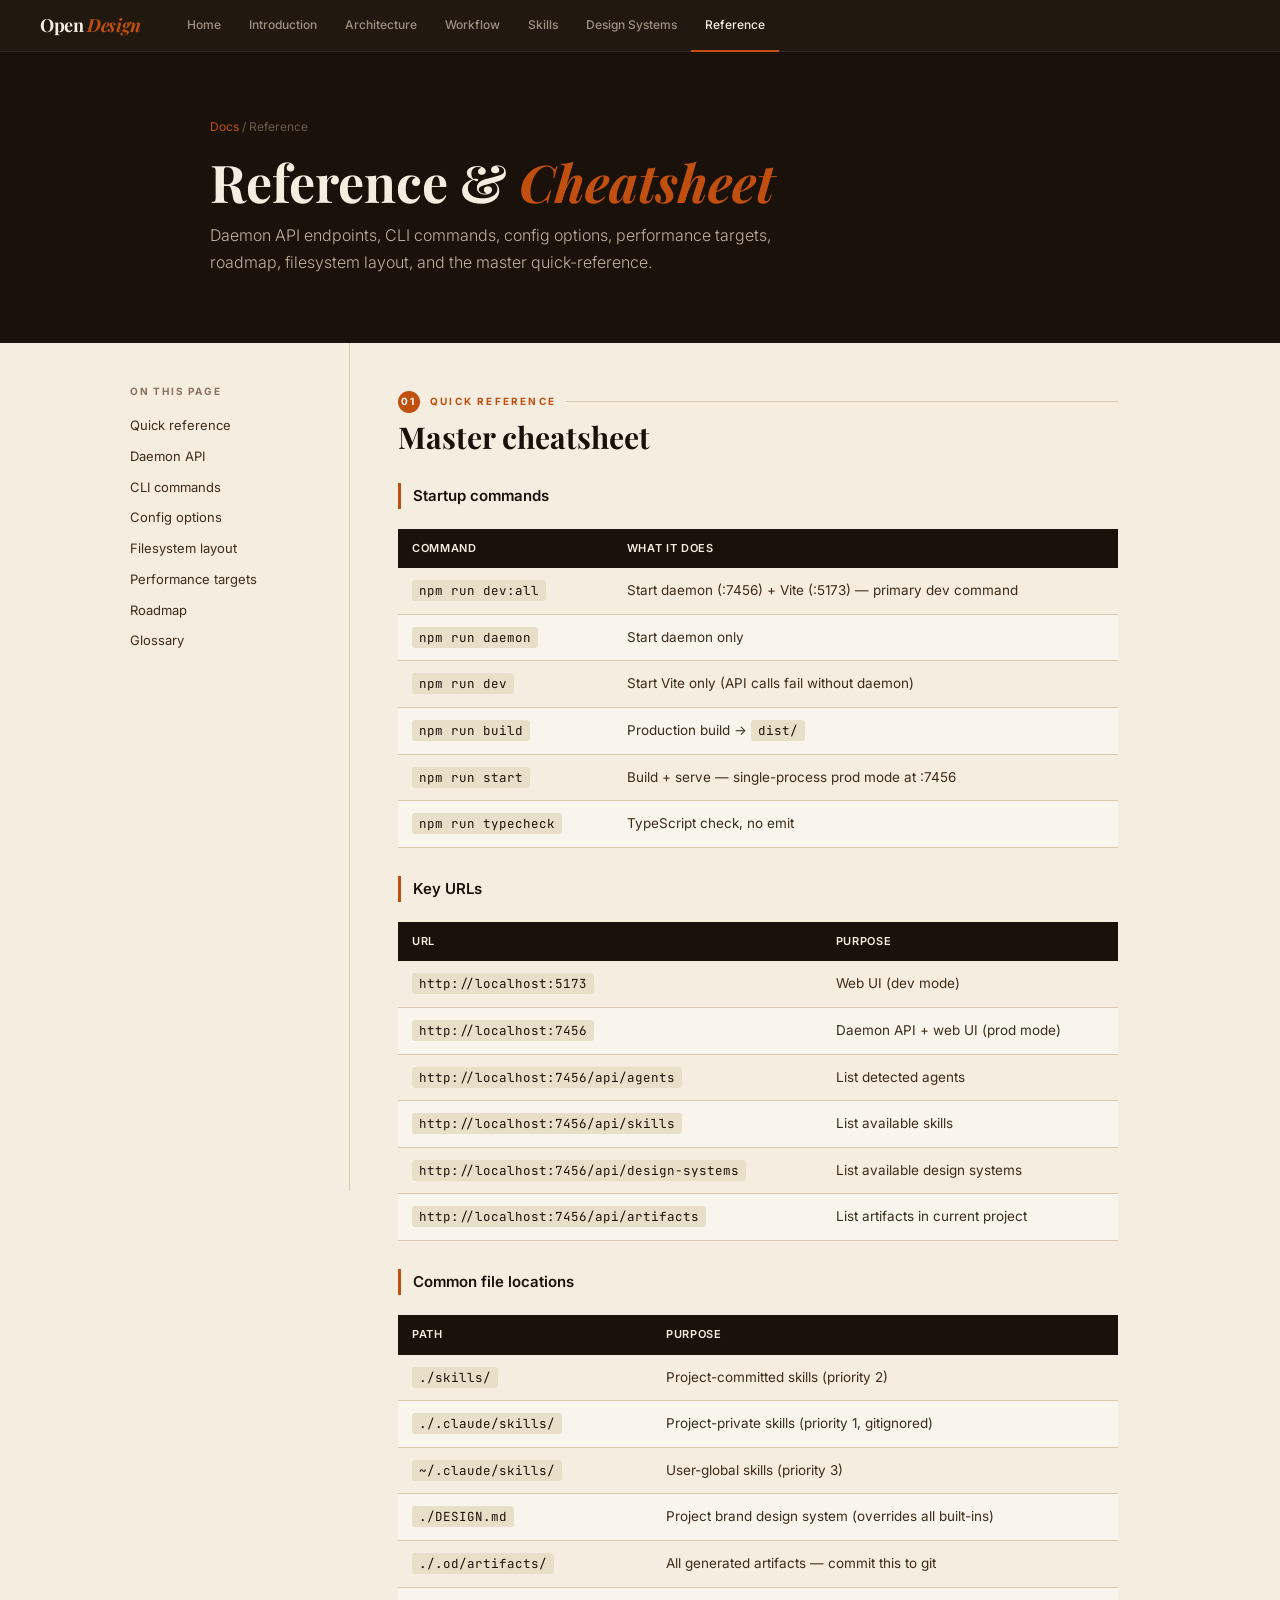
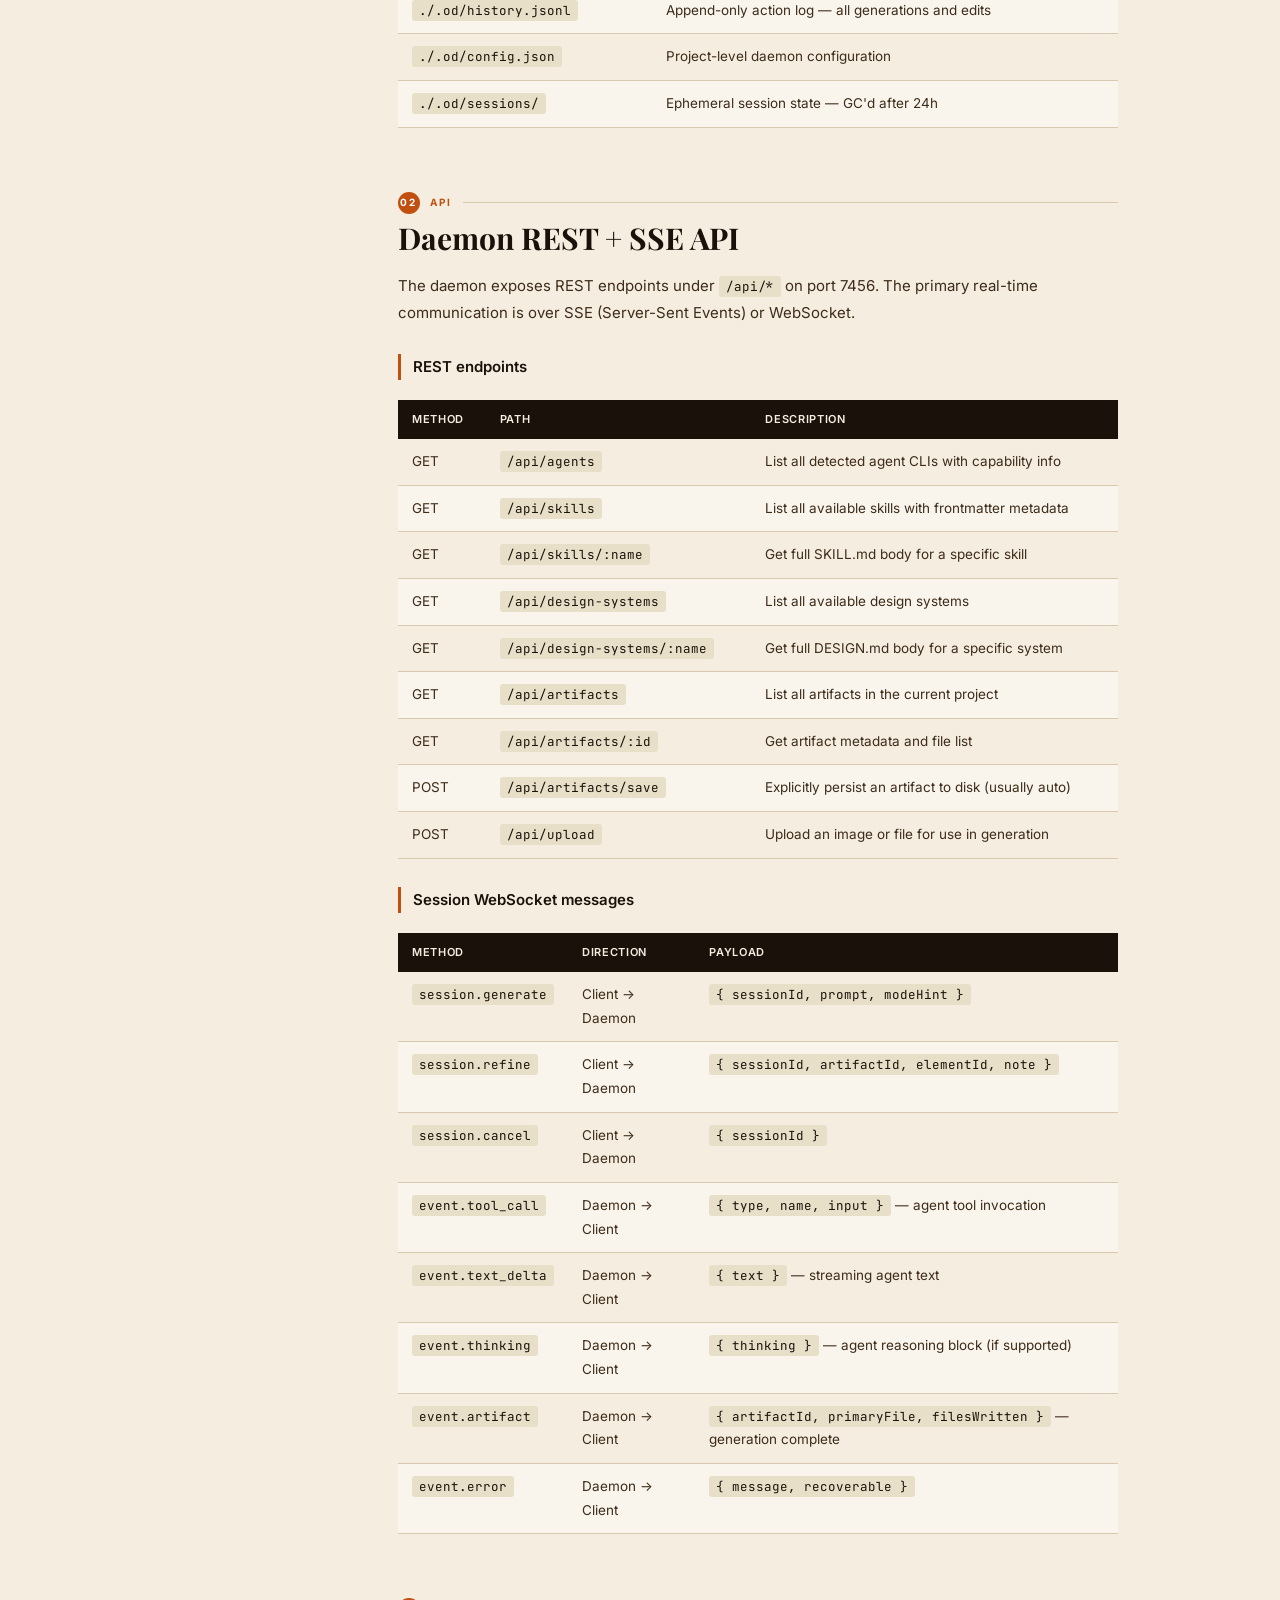
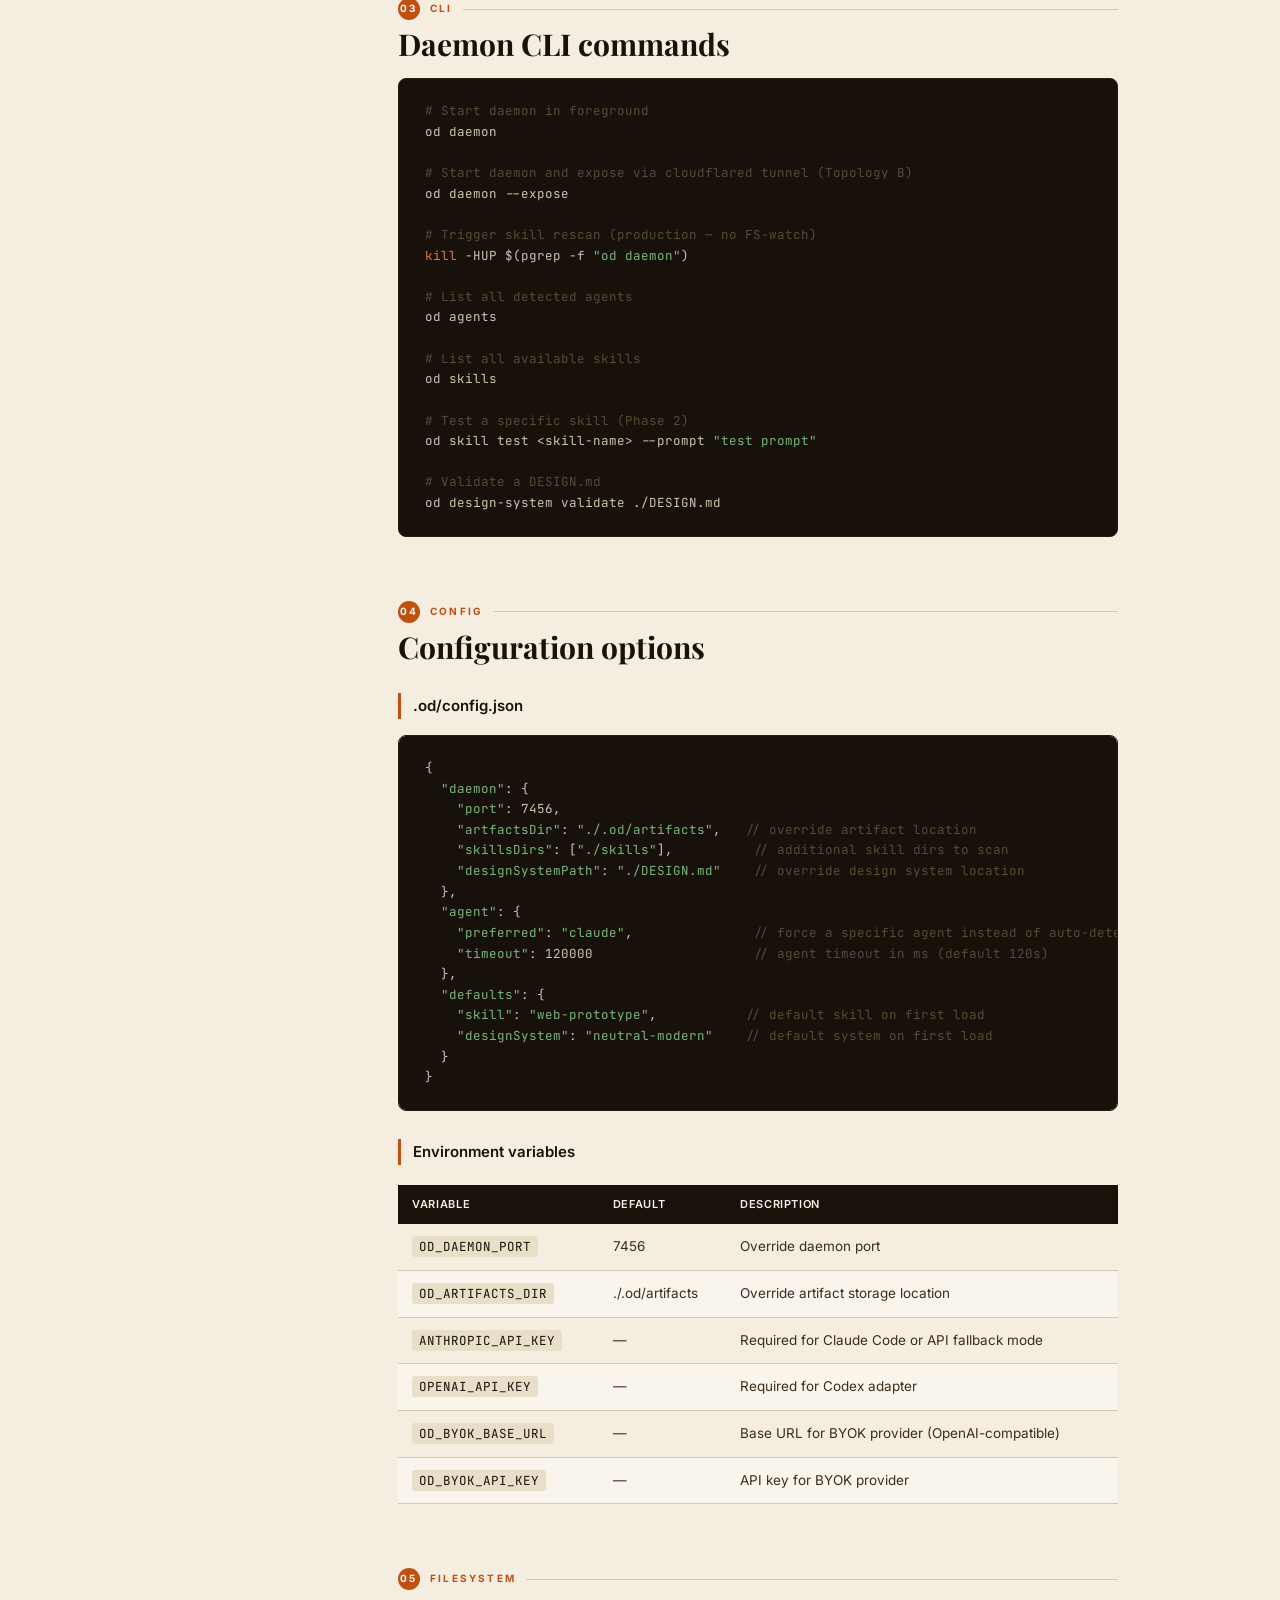
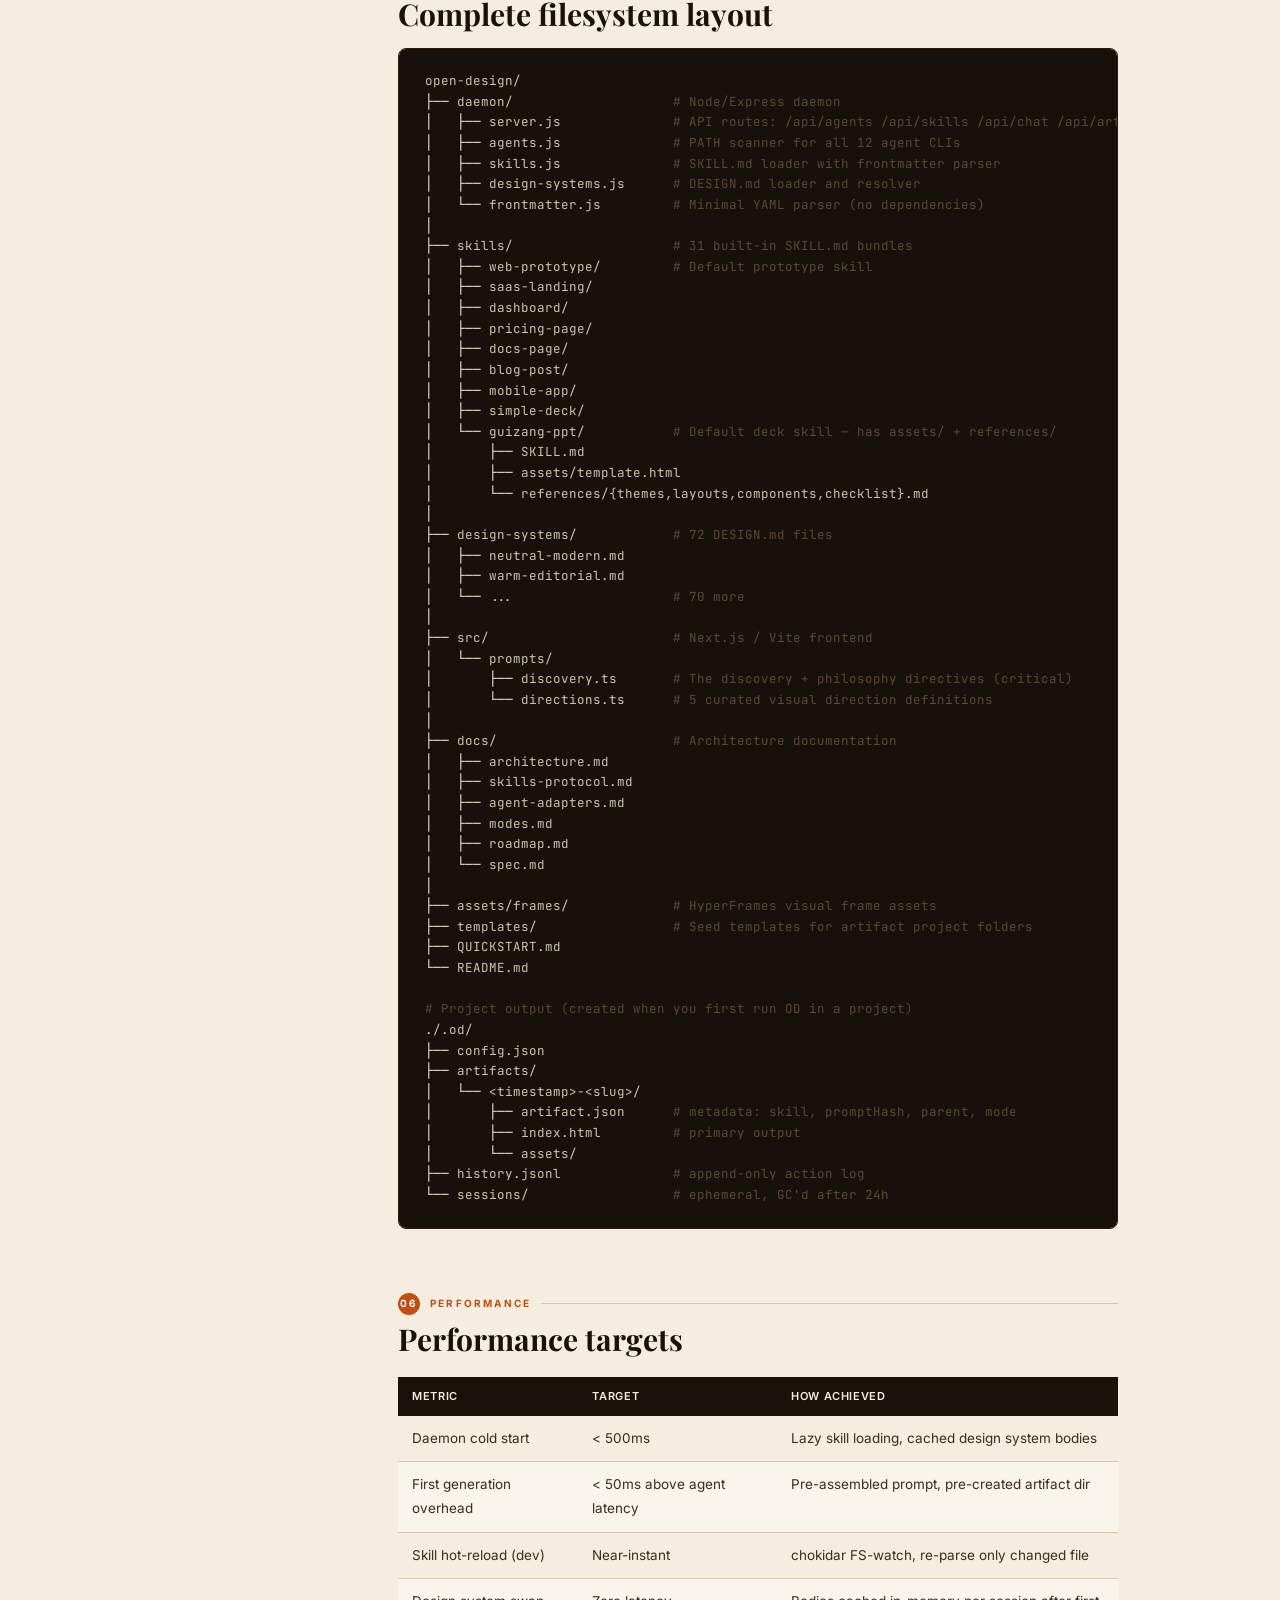
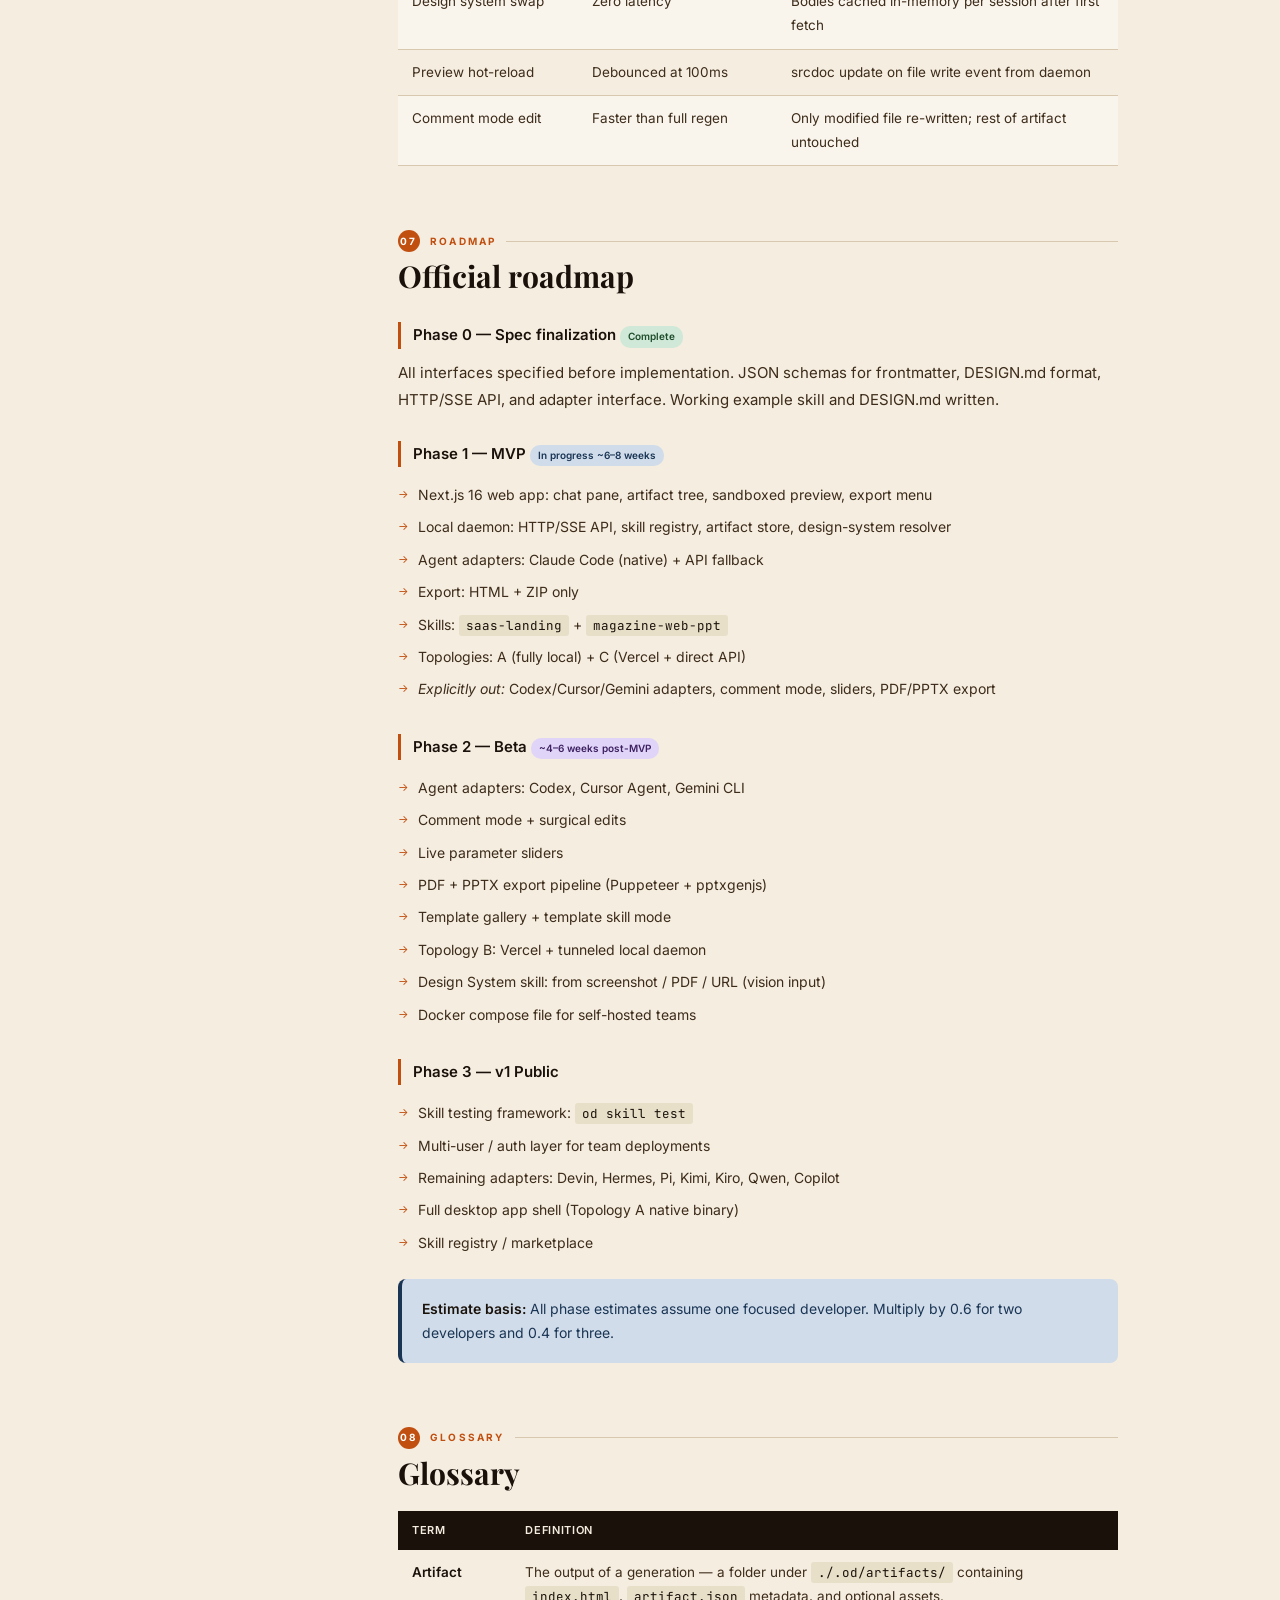
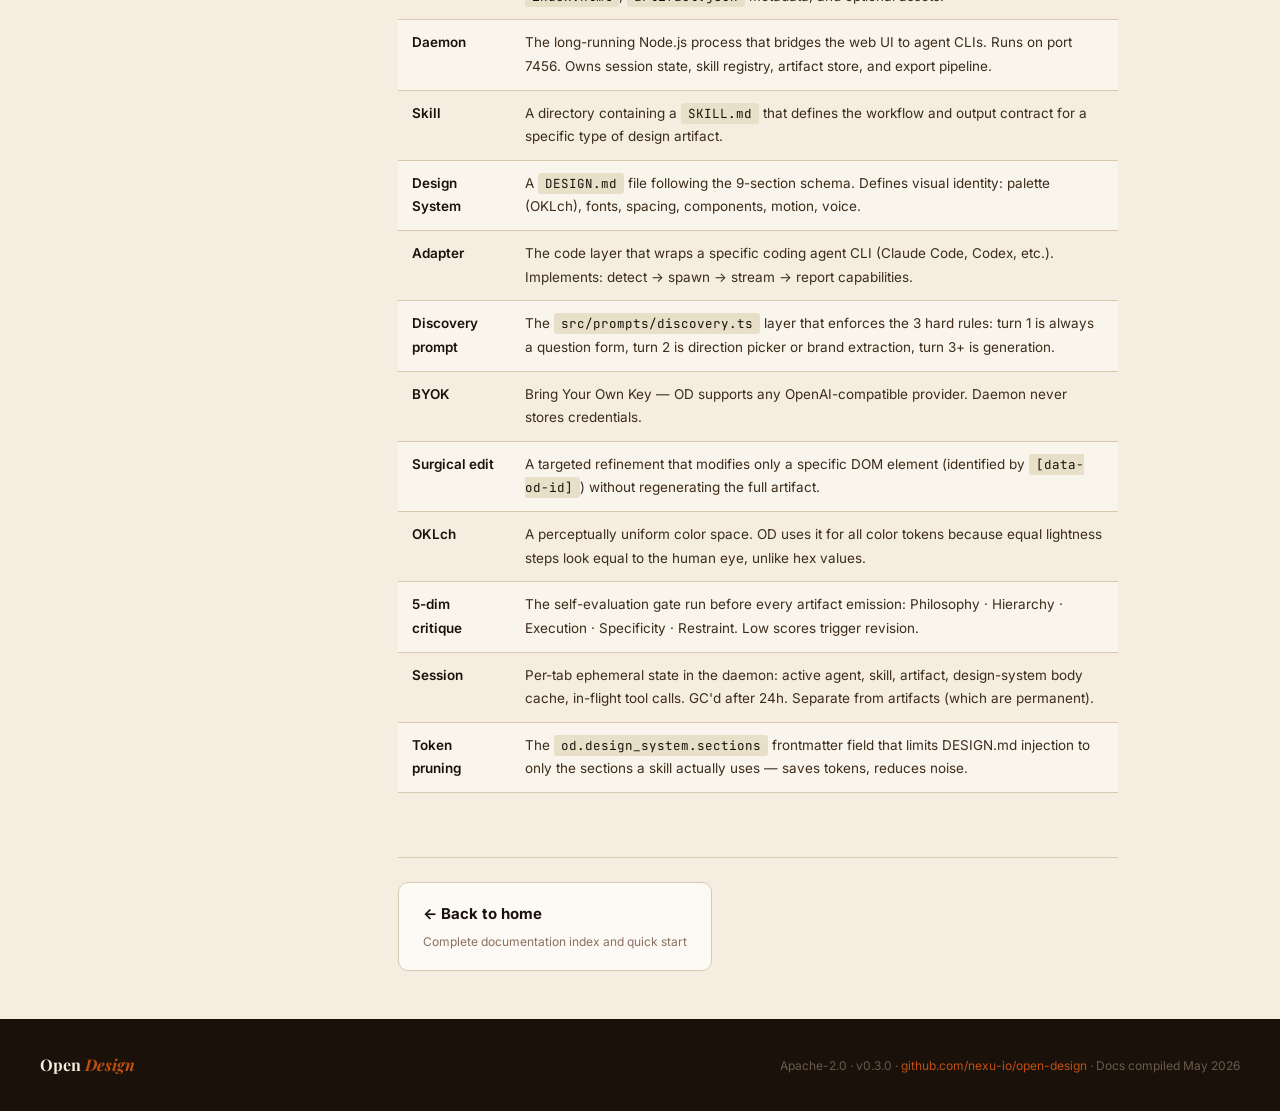
<file: quick-overview/06-reference.html>
<!DOCTYPE html>
<html lang="en">
<head>
<meta charset="UTF-8">
<meta name="viewport" content="width=device-width, initial-scale=1.0">
<title>Reference — Open Design Docs</title>
<link rel="stylesheet" href="shared.css">
</head>
<body>
<nav>
  <a class="nav-logo" href="index.html">Open <em>Design</em></a>
  <div class="nav-links">
    <a href="index.html">Home</a>
    <a href="01-introduction.html">Introduction</a>
    <a href="02-architecture.html">Architecture</a>
    <a href="03-workflow.html">Workflow</a>
    <a href="04-skills.html">Skills</a>
    <a href="05-design-systems.html">Design Systems</a>
    <a href="06-reference.html" class="active">Reference</a>
  </div>
</nav>

<div class="page-hero">
  <div class="page-hero-inner">
    <div class="crumb"><a href="index.html">Docs</a> / Reference</div>
    <h1>Reference &amp; <em>Cheatsheet</em></h1>
    <p>Daemon API endpoints, CLI commands, config options, performance targets, roadmap, filesystem layout, and the master quick-reference.</p>
  </div>
</div>

<div class="doc-layout">
  <aside class="sidebar">
    <div class="sidebar-group">
      <div class="sidebar-title">On this page</div>
      <a href="#quickref">Quick reference</a>
      <a href="#api">Daemon API</a>
      <a href="#cli">CLI commands</a>
      <a href="#config">Config options</a>
      <a href="#filesystem">Filesystem layout</a>
      <a href="#performance">Performance targets</a>
      <a href="#roadmap">Roadmap</a>
      <a href="#glossary">Glossary</a>
    </div>
  </aside>

  <main>

    <section id="quickref">
      <div class="eyebrow"><span>01</span> Quick reference</div>
      <h2>Master cheatsheet</h2>

      <h3>Startup commands</h3>
      <table>
        <thead><tr><th>Command</th><th>What it does</th></tr></thead>
        <tbody>
          <tr><td><code>npm run dev:all</code></td><td>Start daemon (:7456) + Vite (:5173) — primary dev command</td></tr>
          <tr><td><code>npm run daemon</code></td><td>Start daemon only</td></tr>
          <tr><td><code>npm run dev</code></td><td>Start Vite only (API calls fail without daemon)</td></tr>
          <tr><td><code>npm run build</code></td><td>Production build → <code>dist/</code></td></tr>
          <tr><td><code>npm run start</code></td><td>Build + serve — single-process prod mode at :7456</td></tr>
          <tr><td><code>npm run typecheck</code></td><td>TypeScript check, no emit</td></tr>
        </tbody>
      </table>

      <h3>Key URLs</h3>
      <table>
        <thead><tr><th>URL</th><th>Purpose</th></tr></thead>
        <tbody>
          <tr><td><code>http://localhost:5173</code></td><td>Web UI (dev mode)</td></tr>
          <tr><td><code>http://localhost:7456</code></td><td>Daemon API + web UI (prod mode)</td></tr>
          <tr><td><code>http://localhost:7456/api/agents</code></td><td>List detected agents</td></tr>
          <tr><td><code>http://localhost:7456/api/skills</code></td><td>List available skills</td></tr>
          <tr><td><code>http://localhost:7456/api/design-systems</code></td><td>List available design systems</td></tr>
          <tr><td><code>http://localhost:7456/api/artifacts</code></td><td>List artifacts in current project</td></tr>
        </tbody>
      </table>

      <h3>Common file locations</h3>
      <table>
        <thead><tr><th>Path</th><th>Purpose</th></tr></thead>
        <tbody>
          <tr><td><code>./skills/</code></td><td>Project-committed skills (priority 2)</td></tr>
          <tr><td><code>./.claude/skills/</code></td><td>Project-private skills (priority 1, gitignored)</td></tr>
          <tr><td><code>~/.claude/skills/</code></td><td>User-global skills (priority 3)</td></tr>
          <tr><td><code>./DESIGN.md</code></td><td>Project brand design system (overrides all built-ins)</td></tr>
          <tr><td><code>./.od/artifacts/</code></td><td>All generated artifacts — commit this to git</td></tr>
          <tr><td><code>./.od/history.jsonl</code></td><td>Append-only action log — all generations and edits</td></tr>
          <tr><td><code>./.od/config.json</code></td><td>Project-level daemon configuration</td></tr>
          <tr><td><code>./.od/sessions/</code></td><td>Ephemeral session state — GC'd after 24h</td></tr>
        </tbody>
      </table>
    </section>

    <section id="api">
      <div class="eyebrow"><span>02</span> API</div>
      <h2>Daemon REST + SSE API</h2>
      <p>The daemon exposes REST endpoints under <code>/api/*</code> on port 7456. The primary real-time communication is over SSE (Server-Sent Events) or WebSocket.</p>

      <h3>REST endpoints</h3>
      <table>
        <thead><tr><th>Method</th><th>Path</th><th>Description</th></tr></thead>
        <tbody>
          <tr><td>GET</td><td><code>/api/agents</code></td><td>List all detected agent CLIs with capability info</td></tr>
          <tr><td>GET</td><td><code>/api/skills</code></td><td>List all available skills with frontmatter metadata</td></tr>
          <tr><td>GET</td><td><code>/api/skills/:name</code></td><td>Get full SKILL.md body for a specific skill</td></tr>
          <tr><td>GET</td><td><code>/api/design-systems</code></td><td>List all available design systems</td></tr>
          <tr><td>GET</td><td><code>/api/design-systems/:name</code></td><td>Get full DESIGN.md body for a specific system</td></tr>
          <tr><td>GET</td><td><code>/api/artifacts</code></td><td>List all artifacts in the current project</td></tr>
          <tr><td>GET</td><td><code>/api/artifacts/:id</code></td><td>Get artifact metadata and file list</td></tr>
          <tr><td>POST</td><td><code>/api/artifacts/save</code></td><td>Explicitly persist an artifact to disk (usually auto)</td></tr>
          <tr><td>POST</td><td><code>/api/upload</code></td><td>Upload an image or file for use in generation</td></tr>
        </tbody>
      </table>

      <h3>Session WebSocket messages</h3>
      <table>
        <thead><tr><th>Method</th><th>Direction</th><th>Payload</th></tr></thead>
        <tbody>
          <tr><td><code>session.generate</code></td><td>Client → Daemon</td><td><code>{ sessionId, prompt, modeHint }</code></td></tr>
          <tr><td><code>session.refine</code></td><td>Client → Daemon</td><td><code>{ sessionId, artifactId, elementId, note }</code></td></tr>
          <tr><td><code>session.cancel</code></td><td>Client → Daemon</td><td><code>{ sessionId }</code></td></tr>
          <tr><td><code>event.tool_call</code></td><td>Daemon → Client</td><td><code>{ type, name, input }</code> — agent tool invocation</td></tr>
          <tr><td><code>event.text_delta</code></td><td>Daemon → Client</td><td><code>{ text }</code> — streaming agent text</td></tr>
          <tr><td><code>event.thinking</code></td><td>Daemon → Client</td><td><code>{ thinking }</code> — agent reasoning block (if supported)</td></tr>
          <tr><td><code>event.artifact</code></td><td>Daemon → Client</td><td><code>{ artifactId, primaryFile, filesWritten }</code> — generation complete</td></tr>
          <tr><td><code>event.error</code></td><td>Daemon → Client</td><td><code>{ message, recoverable }</code></td></tr>
        </tbody>
      </table>
    </section>

    <section id="cli">
      <div class="eyebrow"><span>03</span> CLI</div>
      <h2>Daemon CLI commands</h2>
      <pre><span class="c"># Start daemon in foreground</span>
od daemon

<span class="c"># Start daemon and expose via cloudflared tunnel (Topology B)</span>
od daemon --expose

<span class="c"># Trigger skill rescan (production — no FS-watch)</span>
<span class="k">kill</span> -HUP $(pgrep -f <span class="s">"od daemon"</span>)

<span class="c"># List all detected agents</span>
od agents

<span class="c"># List all available skills</span>
od skills

<span class="c"># Test a specific skill (Phase 2)</span>
od skill test &lt;skill-name&gt; --prompt <span class="s">"test prompt"</span>

<span class="c"># Validate a DESIGN.md</span>
od design-system validate ./DESIGN.md</pre>
    </section>

    <section id="config">
      <div class="eyebrow"><span>04</span> Config</div>
      <h2>Configuration options</h2>
      <h3>.od/config.json</h3>
      <pre>{
  <span class="s">"daemon"</span>: {
    <span class="s">"port"</span>: 7456,
    <span class="s">"artfactsDir"</span>: <span class="s">"./.od/artifacts"</span>,   <span class="c">// override artifact location</span>
    <span class="s">"skillsDirs"</span>: [<span class="s">"./skills"</span>],          <span class="c">// additional skill dirs to scan</span>
    <span class="s">"designSystemPath"</span>: <span class="s">"./DESIGN.md"</span>    <span class="c">// override design system location</span>
  },
  <span class="s">"agent"</span>: {
    <span class="s">"preferred"</span>: <span class="s">"claude"</span>,               <span class="c">// force a specific agent instead of auto-detect</span>
    <span class="s">"timeout"</span>: 120000                    <span class="c">// agent timeout in ms (default 120s)</span>
  },
  <span class="s">"defaults"</span>: {
    <span class="s">"skill"</span>: <span class="s">"web-prototype"</span>,           <span class="c">// default skill on first load</span>
    <span class="s">"designSystem"</span>: <span class="s">"neutral-modern"</span>    <span class="c">// default system on first load</span>
  }
}</pre>

      <h3>Environment variables</h3>
      <table>
        <thead><tr><th>Variable</th><th>Default</th><th>Description</th></tr></thead>
        <tbody>
          <tr><td><code>OD_DAEMON_PORT</code></td><td>7456</td><td>Override daemon port</td></tr>
          <tr><td><code>OD_ARTIFACTS_DIR</code></td><td>./.od/artifacts</td><td>Override artifact storage location</td></tr>
          <tr><td><code>ANTHROPIC_API_KEY</code></td><td>—</td><td>Required for Claude Code or API fallback mode</td></tr>
          <tr><td><code>OPENAI_API_KEY</code></td><td>—</td><td>Required for Codex adapter</td></tr>
          <tr><td><code>OD_BYOK_BASE_URL</code></td><td>—</td><td>Base URL for BYOK provider (OpenAI-compatible)</td></tr>
          <tr><td><code>OD_BYOK_API_KEY</code></td><td>—</td><td>API key for BYOK provider</td></tr>
        </tbody>
      </table>
    </section>

    <section id="filesystem">
      <div class="eyebrow"><span>05</span> Filesystem</div>
      <h2>Complete filesystem layout</h2>
      <pre>open-design/
├── daemon/                    <span class="c"># Node/Express daemon</span>
│   ├── server.js              <span class="c"># API routes: /api/agents /api/skills /api/chat /api/artifacts</span>
│   ├── agents.js              <span class="c"># PATH scanner for all 12 agent CLIs</span>
│   ├── skills.js              <span class="c"># SKILL.md loader with frontmatter parser</span>
│   ├── design-systems.js      <span class="c"># DESIGN.md loader and resolver</span>
│   └── frontmatter.js         <span class="c"># Minimal YAML parser (no dependencies)</span>
│
├── skills/                    <span class="c"># 31 built-in SKILL.md bundles</span>
│   ├── web-prototype/         <span class="c"># Default prototype skill</span>
│   ├── saas-landing/
│   ├── dashboard/
│   ├── pricing-page/
│   ├── docs-page/
│   ├── blog-post/
│   ├── mobile-app/
│   ├── simple-deck/
│   └── guizang-ppt/           <span class="c"># Default deck skill — has assets/ + references/</span>
│       ├── SKILL.md
│       ├── assets/template.html
│       └── references/{themes,layouts,components,checklist}.md
│
├── design-systems/            <span class="c"># 72 DESIGN.md files</span>
│   ├── neutral-modern.md
│   ├── warm-editorial.md
│   └── ...                    <span class="c"># 70 more</span>
│
├── src/                       <span class="c"># Next.js / Vite frontend</span>
│   └── prompts/
│       ├── discovery.ts       <span class="c"># The discovery + philosophy directives (critical)</span>
│       └── directions.ts      <span class="c"># 5 curated visual direction definitions</span>
│
├── docs/                      <span class="c"># Architecture documentation</span>
│   ├── architecture.md
│   ├── skills-protocol.md
│   ├── agent-adapters.md
│   ├── modes.md
│   ├── roadmap.md
│   └── spec.md
│
├── assets/frames/             <span class="c"># HyperFrames visual frame assets</span>
├── templates/                 <span class="c"># Seed templates for artifact project folders</span>
├── QUICKSTART.md
└── README.md

<span class="c"># Project output (created when you first run OD in a project)</span>
./.od/
├── config.json
├── artifacts/
│   └── &lt;timestamp&gt;-&lt;slug&gt;/
│       ├── artifact.json      <span class="c"># metadata: skill, promptHash, parent, mode</span>
│       ├── index.html         <span class="c"># primary output</span>
│       └── assets/
├── history.jsonl              <span class="c"># append-only action log</span>
└── sessions/                  <span class="c"># ephemeral, GC'd after 24h</span></pre>
    </section>

    <section id="performance">
      <div class="eyebrow"><span>06</span> Performance</div>
      <h2>Performance targets</h2>
      <table>
        <thead><tr><th>Metric</th><th>Target</th><th>How achieved</th></tr></thead>
        <tbody>
          <tr><td>Daemon cold start</td><td>&lt; 500ms</td><td>Lazy skill loading, cached design system bodies</td></tr>
          <tr><td>First generation overhead</td><td>&lt; 50ms above agent latency</td><td>Pre-assembled prompt, pre-created artifact dir</td></tr>
          <tr><td>Skill hot-reload (dev)</td><td>Near-instant</td><td>chokidar FS-watch, re-parse only changed file</td></tr>
          <tr><td>Design system swap</td><td>Zero latency</td><td>Bodies cached in-memory per session after first fetch</td></tr>
          <tr><td>Preview hot-reload</td><td>Debounced at 100ms</td><td>srcdoc update on file write event from daemon</td></tr>
          <tr><td>Comment mode edit</td><td>Faster than full regen</td><td>Only modified file re-written; rest of artifact untouched</td></tr>
        </tbody>
      </table>
    </section>

    <section id="roadmap">
      <div class="eyebrow"><span>07</span> Roadmap</div>
      <h2>Official roadmap</h2>

      <h3>Phase 0 — Spec finalization <span class="badge badge-g">Complete</span></h3>
      <p>All interfaces specified before implementation. JSON schemas for frontmatter, DESIGN.md format, HTTP/SSE API, and adapter interface. Working example skill and DESIGN.md written.</p>

      <h3>Phase 1 — MVP <span class="badge badge-b">In progress ~6–8 weeks</span></h3>
      <ul class="flist">
        <li>Next.js 16 web app: chat pane, artifact tree, sandboxed preview, export menu</li>
        <li>Local daemon: HTTP/SSE API, skill registry, artifact store, design-system resolver</li>
        <li>Agent adapters: Claude Code (native) + API fallback</li>
        <li>Export: HTML + ZIP only</li>
        <li>Skills: <code>saas-landing</code> + <code>magazine-web-ppt</code></li>
        <li>Topologies: A (fully local) + C (Vercel + direct API)</li>
        <li><em>Explicitly out:</em> Codex/Cursor/Gemini adapters, comment mode, sliders, PDF/PPTX export</li>
      </ul>

      <h3>Phase 2 — Beta <span class="badge badge-p">~4–6 weeks post-MVP</span></h3>
      <ul class="flist">
        <li>Agent adapters: Codex, Cursor Agent, Gemini CLI</li>
        <li>Comment mode + surgical edits</li>
        <li>Live parameter sliders</li>
        <li>PDF + PPTX export pipeline (Puppeteer + pptxgenjs)</li>
        <li>Template gallery + template skill mode</li>
        <li>Topology B: Vercel + tunneled local daemon</li>
        <li>Design System skill: from screenshot / PDF / URL (vision input)</li>
        <li>Docker compose file for self-hosted teams</li>
      </ul>

      <h3>Phase 3 — v1 Public</h3>
      <ul class="flist">
        <li>Skill testing framework: <code>od skill test</code></li>
        <li>Multi-user / auth layer for team deployments</li>
        <li>Remaining adapters: Devin, Hermes, Pi, Kimi, Kiro, Qwen, Copilot</li>
        <li>Full desktop app shell (Topology A native binary)</li>
        <li>Skill registry / marketplace</li>
      </ul>

      <div class="callout callout-blue">
        <strong>Estimate basis:</strong> All phase estimates assume one focused developer. Multiply by 0.6 for two developers and 0.4 for three.
      </div>
    </section>

    <section id="glossary">
      <div class="eyebrow"><span>08</span> Glossary</div>
      <h2>Glossary</h2>
      <table>
        <thead><tr><th>Term</th><th>Definition</th></tr></thead>
        <tbody>
          <tr><td><strong>Artifact</strong></td><td>The output of a generation — a folder under <code>./.od/artifacts/</code> containing <code>index.html</code>, <code>artifact.json</code> metadata, and optional assets.</td></tr>
          <tr><td><strong>Daemon</strong></td><td>The long-running Node.js process that bridges the web UI to agent CLIs. Runs on port 7456. Owns session state, skill registry, artifact store, and export pipeline.</td></tr>
          <tr><td><strong>Skill</strong></td><td>A directory containing a <code>SKILL.md</code> that defines the workflow and output contract for a specific type of design artifact.</td></tr>
          <tr><td><strong>Design System</strong></td><td>A <code>DESIGN.md</code> file following the 9-section schema. Defines visual identity: palette (OKLch), fonts, spacing, components, motion, voice.</td></tr>
          <tr><td><strong>Adapter</strong></td><td>The code layer that wraps a specific coding agent CLI (Claude Code, Codex, etc.). Implements: detect → spawn → stream → report capabilities.</td></tr>
          <tr><td><strong>Discovery prompt</strong></td><td>The <code>src/prompts/discovery.ts</code> layer that enforces the 3 hard rules: turn 1 is always a question form, turn 2 is direction picker or brand extraction, turn 3+ is generation.</td></tr>
          <tr><td><strong>BYOK</strong></td><td>Bring Your Own Key — OD supports any OpenAI-compatible provider. Daemon never stores credentials.</td></tr>
          <tr><td><strong>Surgical edit</strong></td><td>A targeted refinement that modifies only a specific DOM element (identified by <code>[data-od-id]</code>) without regenerating the full artifact.</td></tr>
          <tr><td><strong>OKLch</strong></td><td>A perceptually uniform color space. OD uses it for all color tokens because equal lightness steps look equal to the human eye, unlike hex values.</td></tr>
          <tr><td><strong>5-dim critique</strong></td><td>The self-evaluation gate run before every artifact emission: Philosophy · Hierarchy · Execution · Specificity · Restraint. Low scores trigger revision.</td></tr>
          <tr><td><strong>Session</strong></td><td>Per-tab ephemeral state in the daemon: active agent, skill, artifact, design-system body cache, in-flight tool calls. GC'd after 24h. Separate from artifacts (which are permanent).</td></tr>
          <tr><td><strong>Token pruning</strong></td><td>The <code>od.design_system.sections</code> frontmatter field that limits DESIGN.md injection to only the sections a skill actually uses — saves tokens, reduces noise.</td></tr>
        </tbody>
      </table>
    </section>

    <div class="next-page" style="margin-top:48px">
      <a href="index.html" class="next-link">
        <span class="next-label">← Back to home</span>
        <span class="next-sub">Complete documentation index and quick start</span>
      </a>
    </div>

  </main>
</div>

<footer>
  <div class="footer-brand">Open <em>Design</em></div>
  <div>Apache-2.0 · v0.3.0 · <a href="https://github.com/nexu-io/open-design">github.com/nexu-io/open-design</a> · Docs compiled May 2026</div>
</footer>
</body>
</html>
</file>
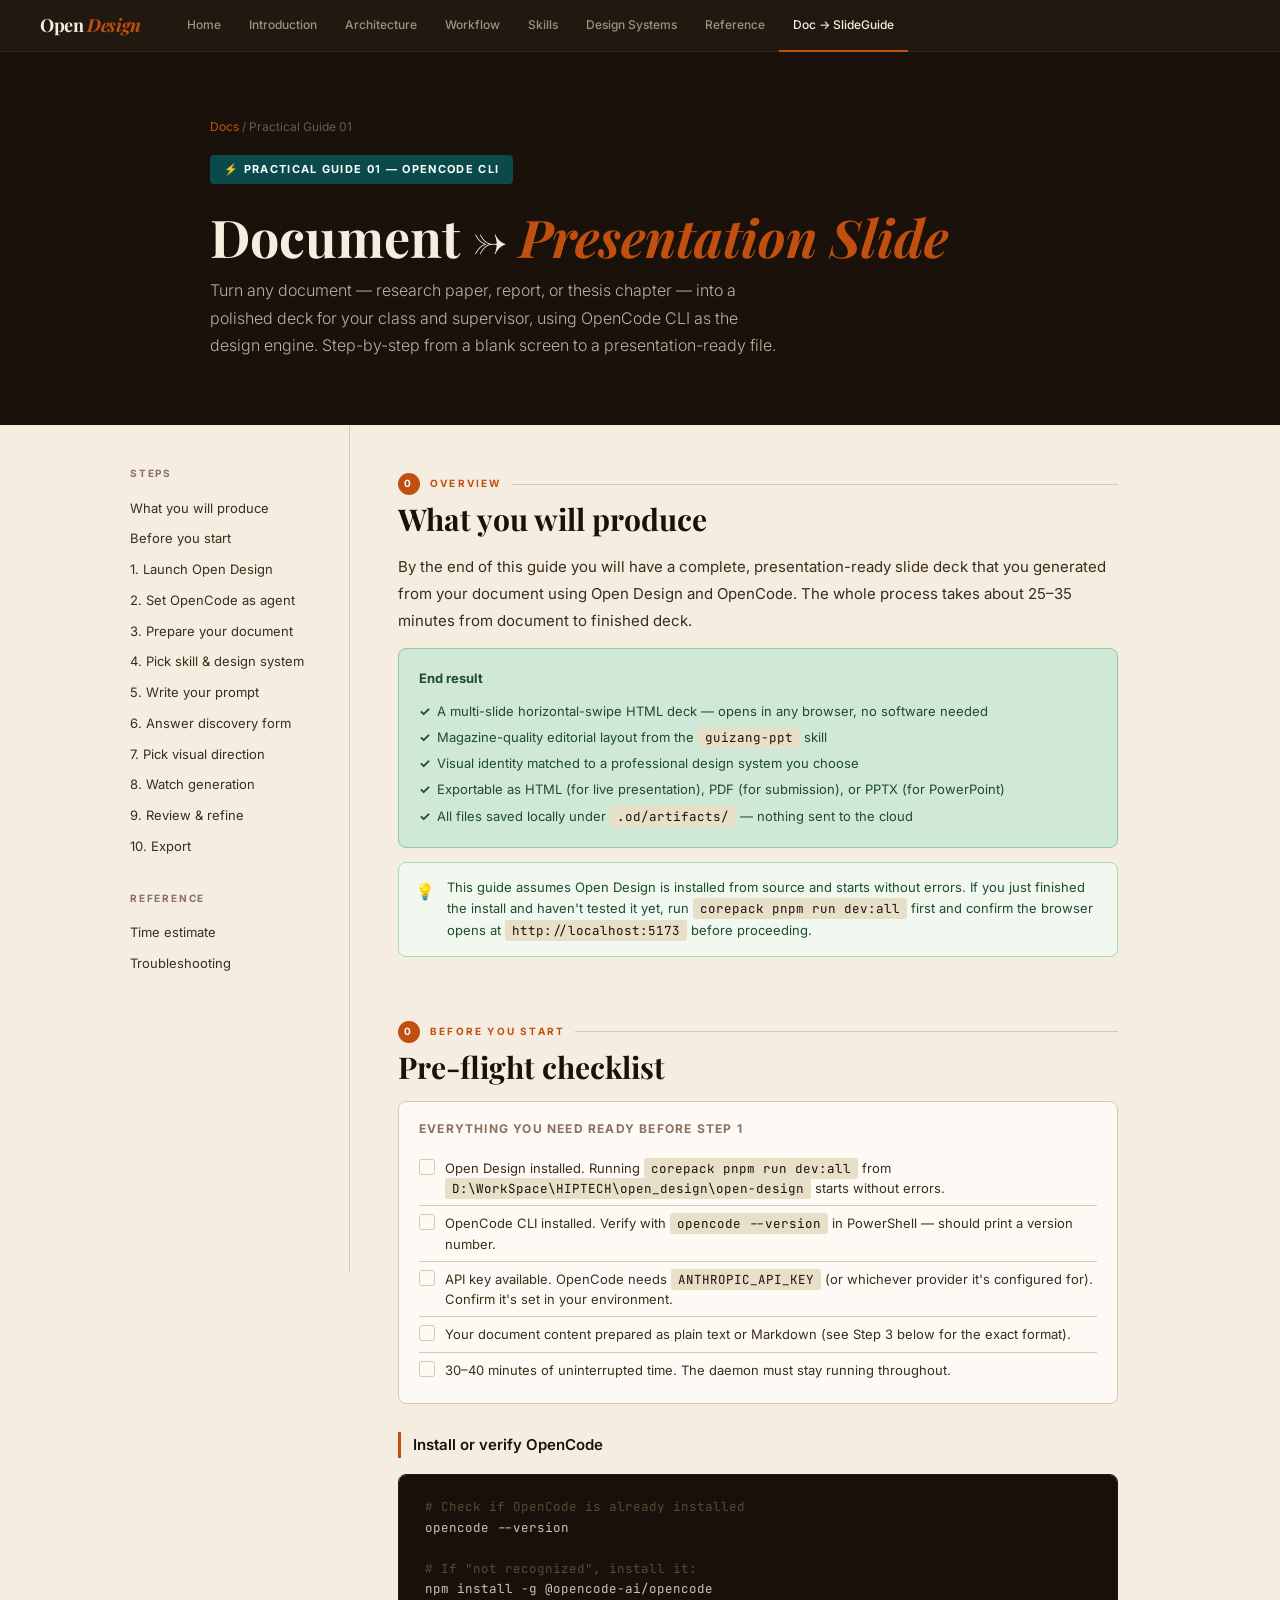
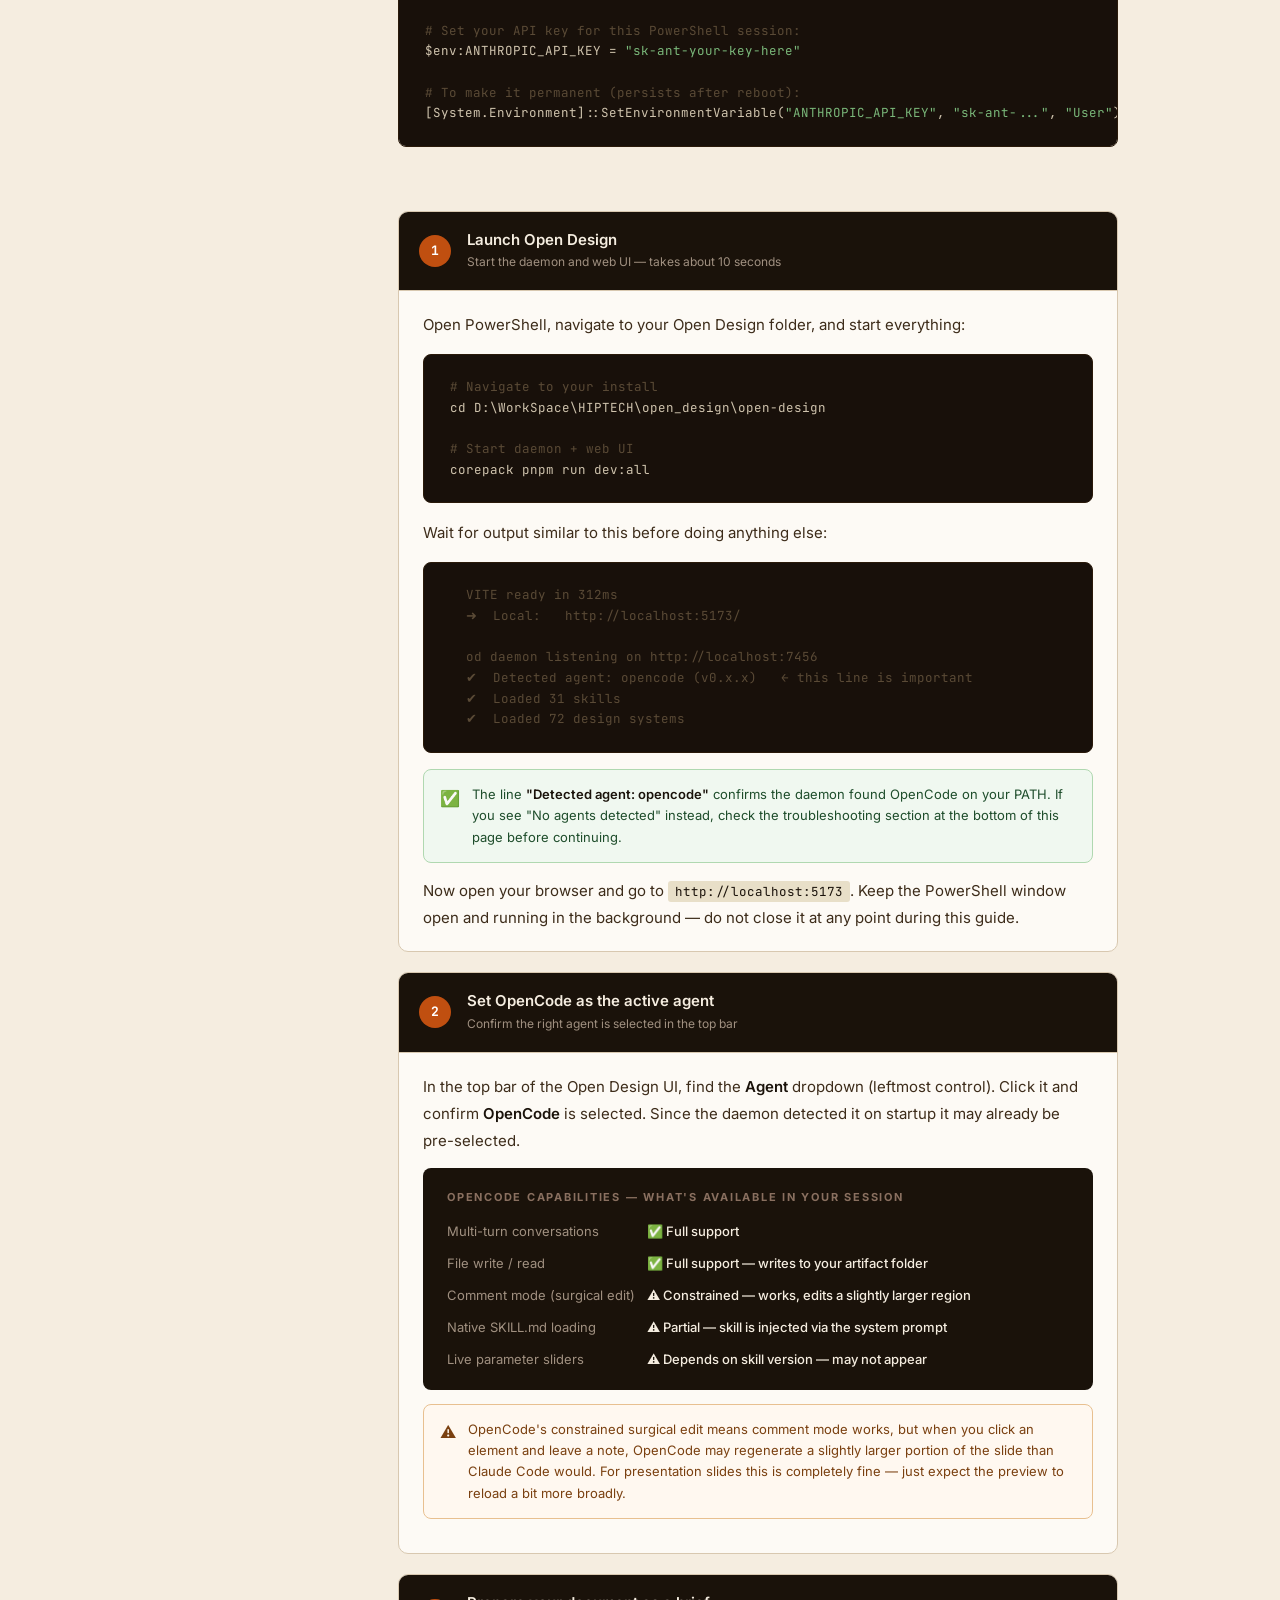
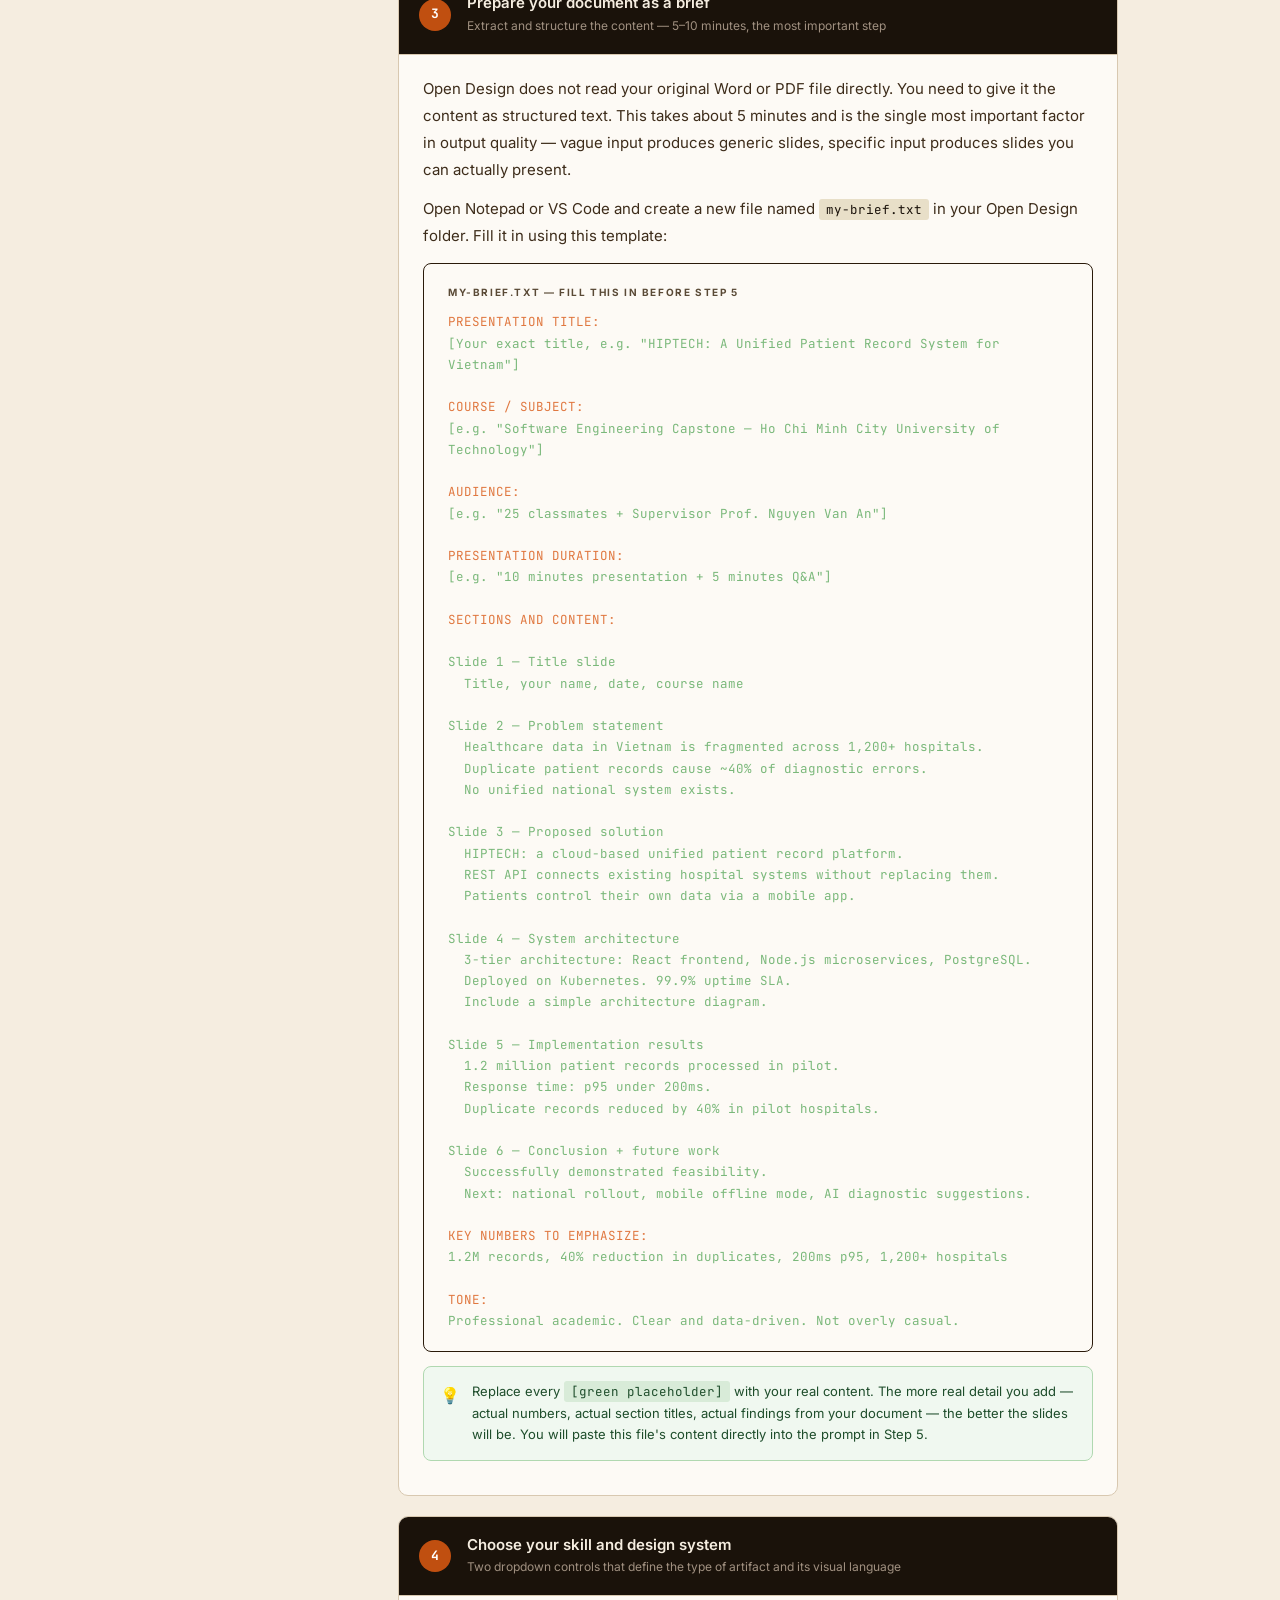
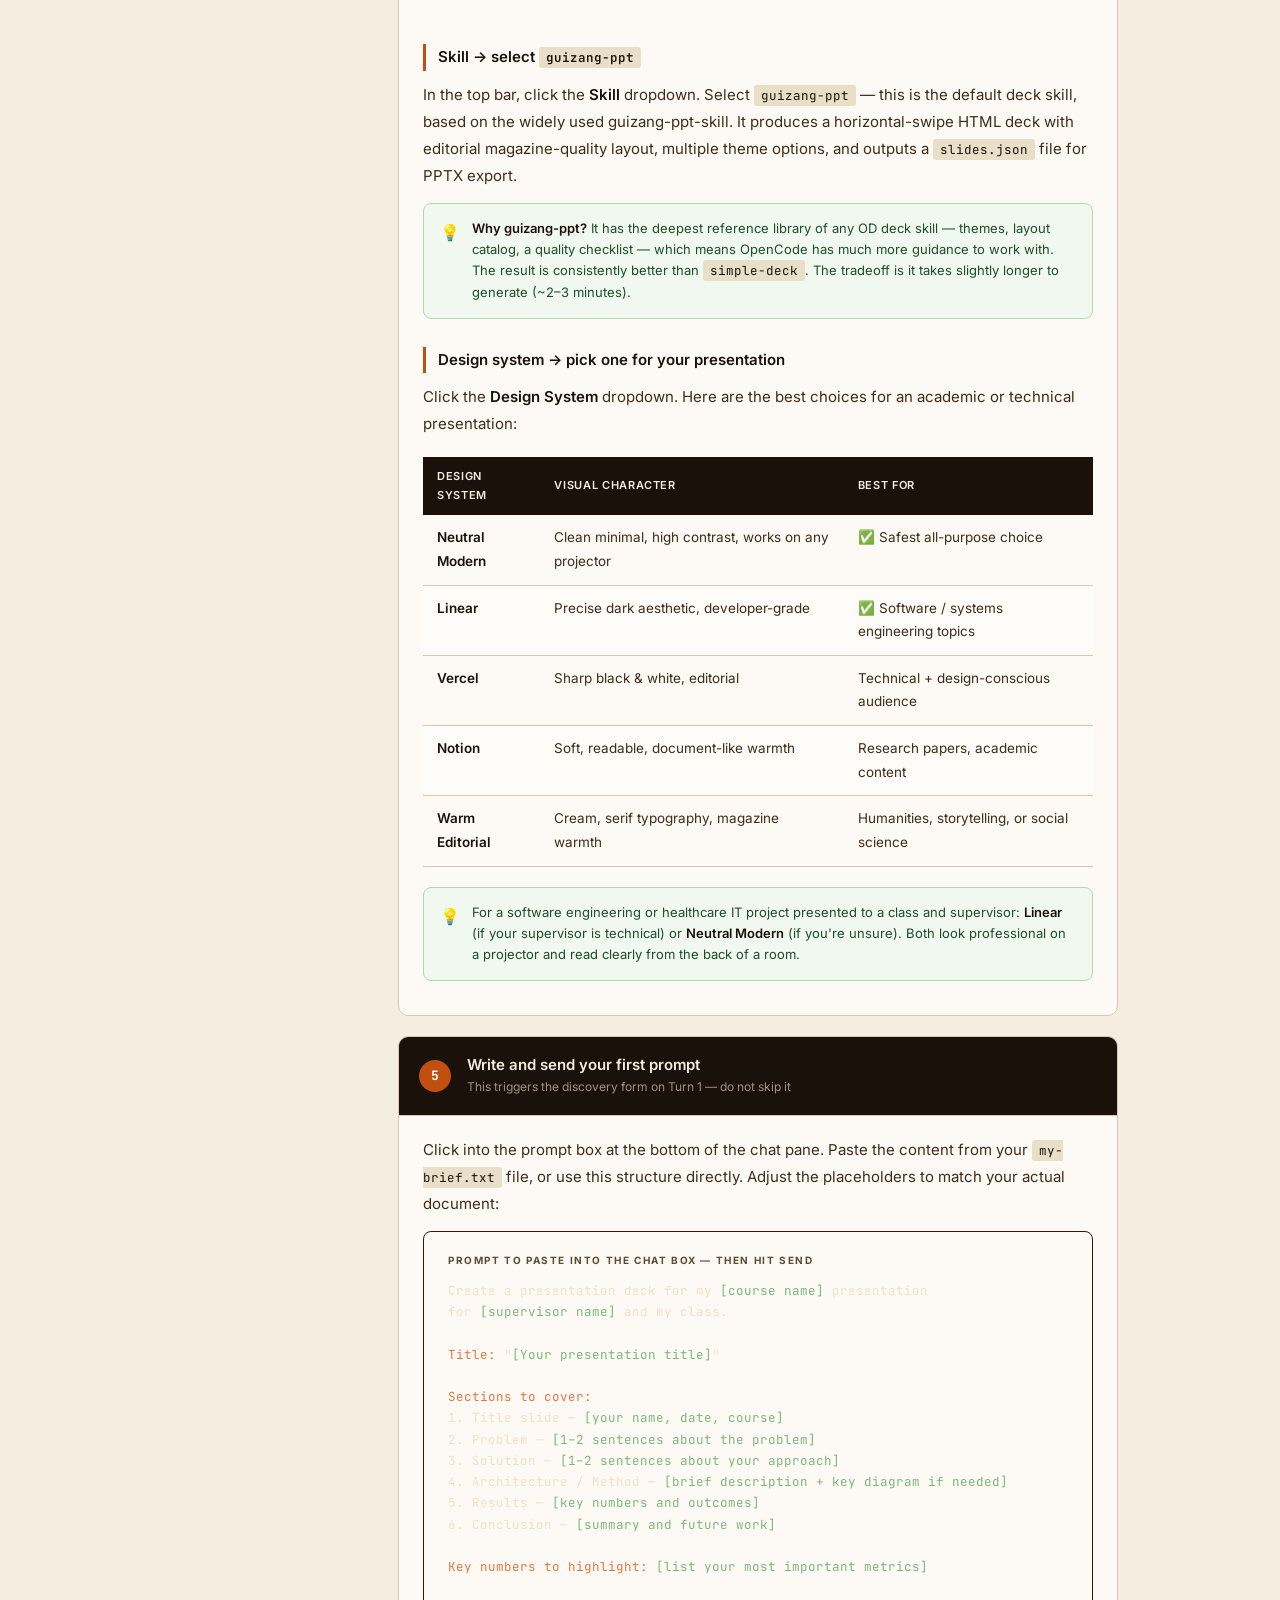
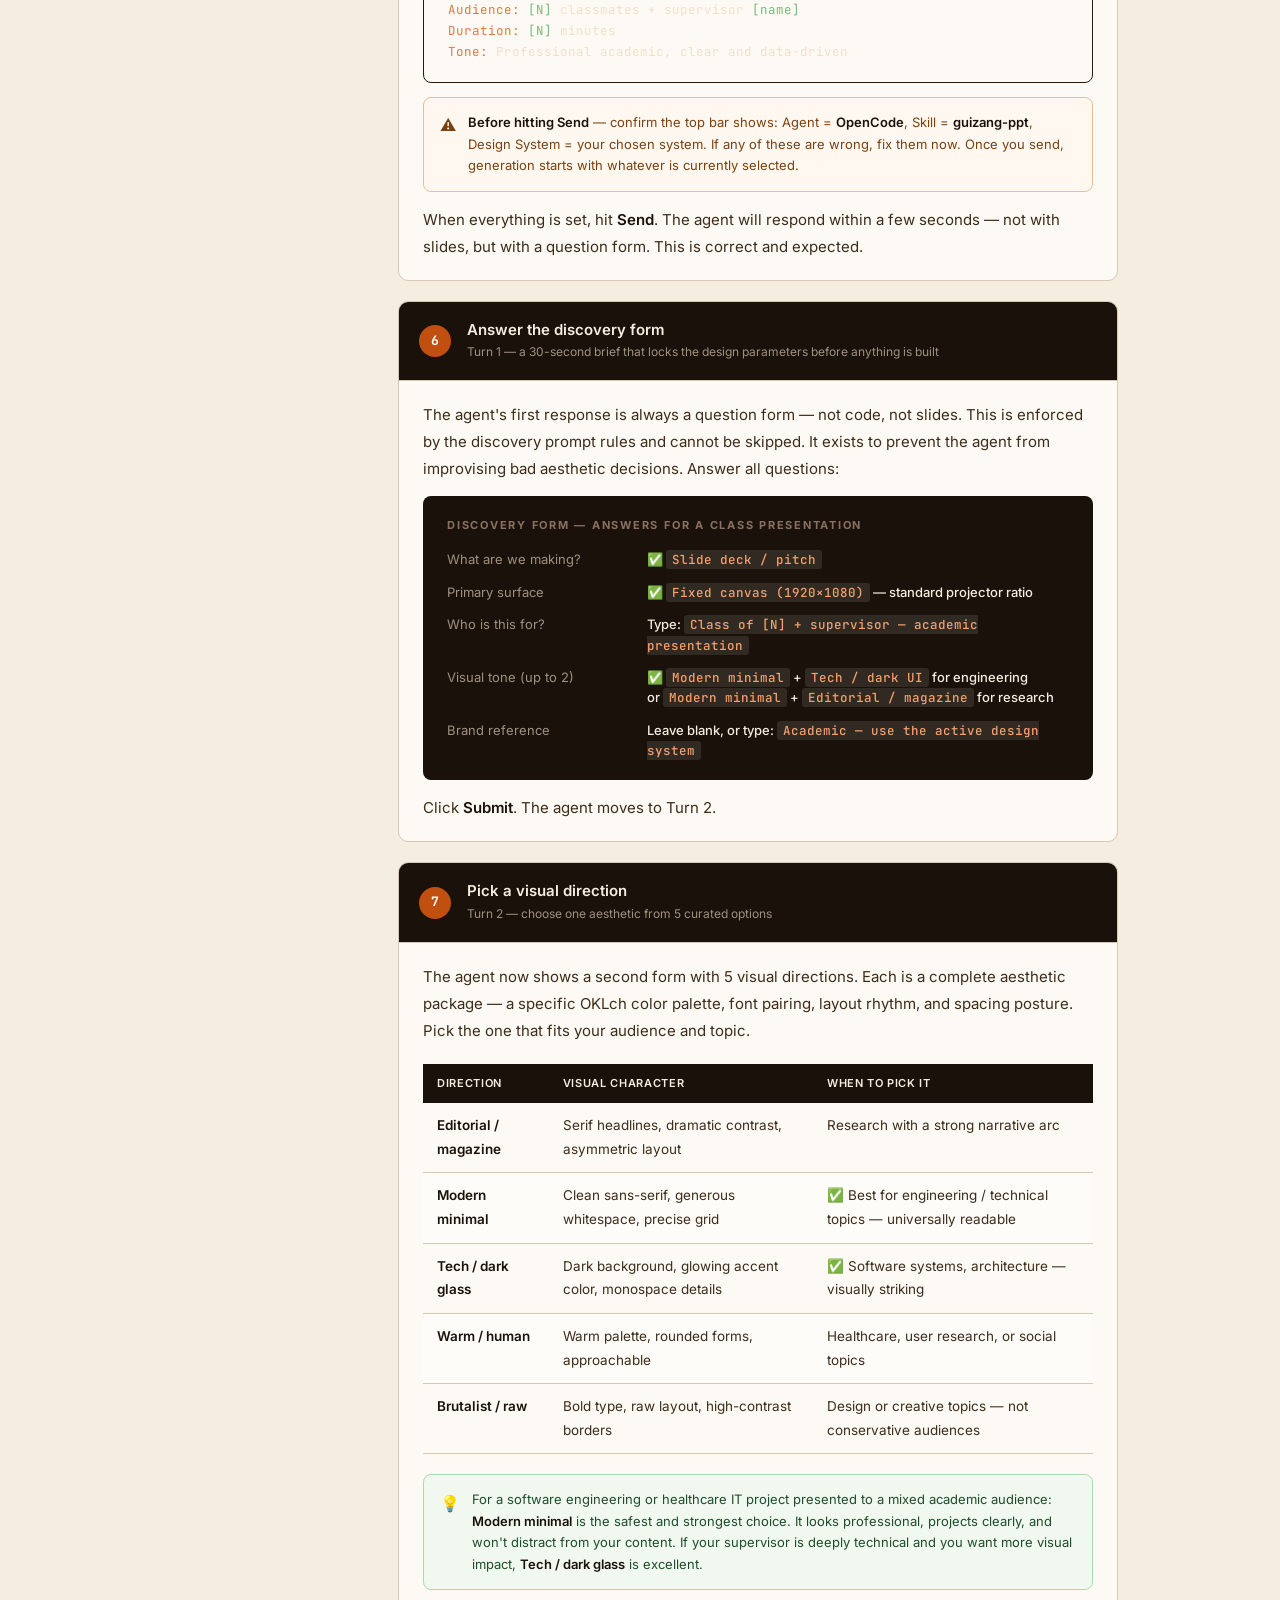
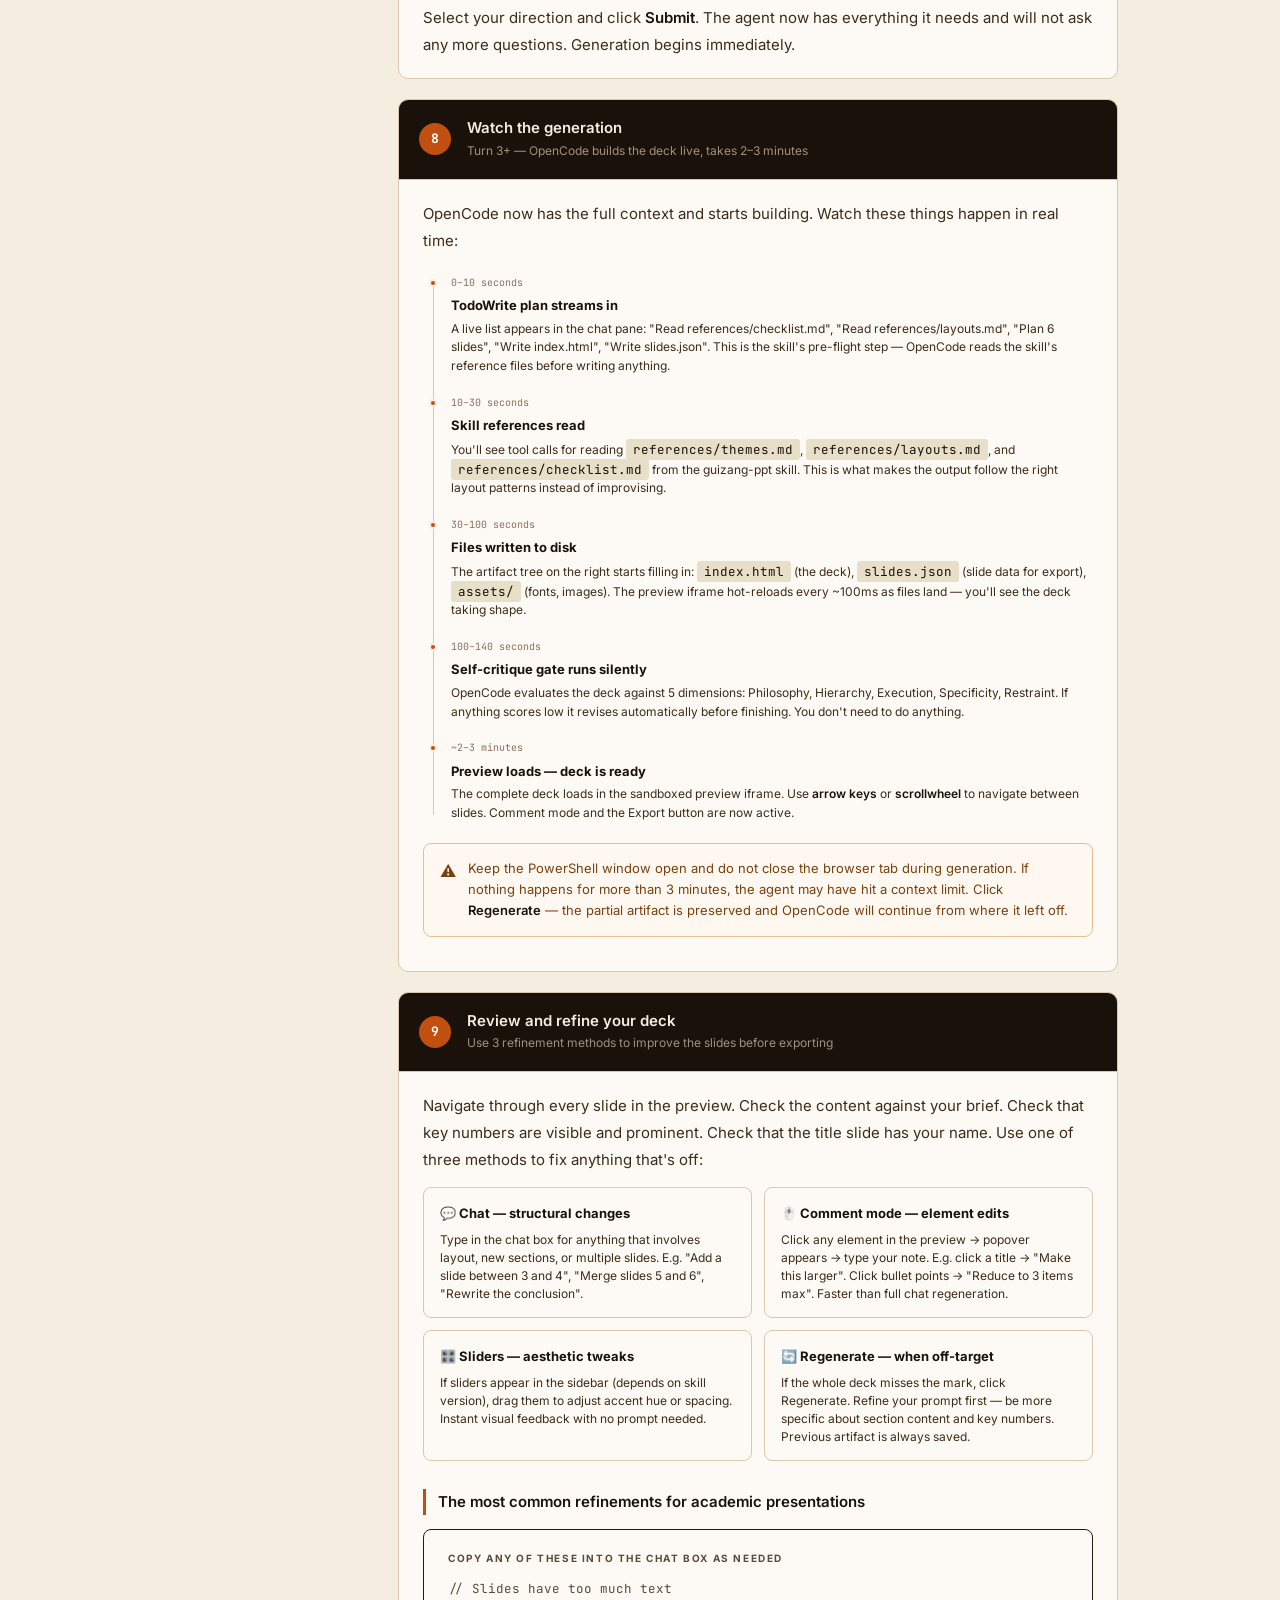
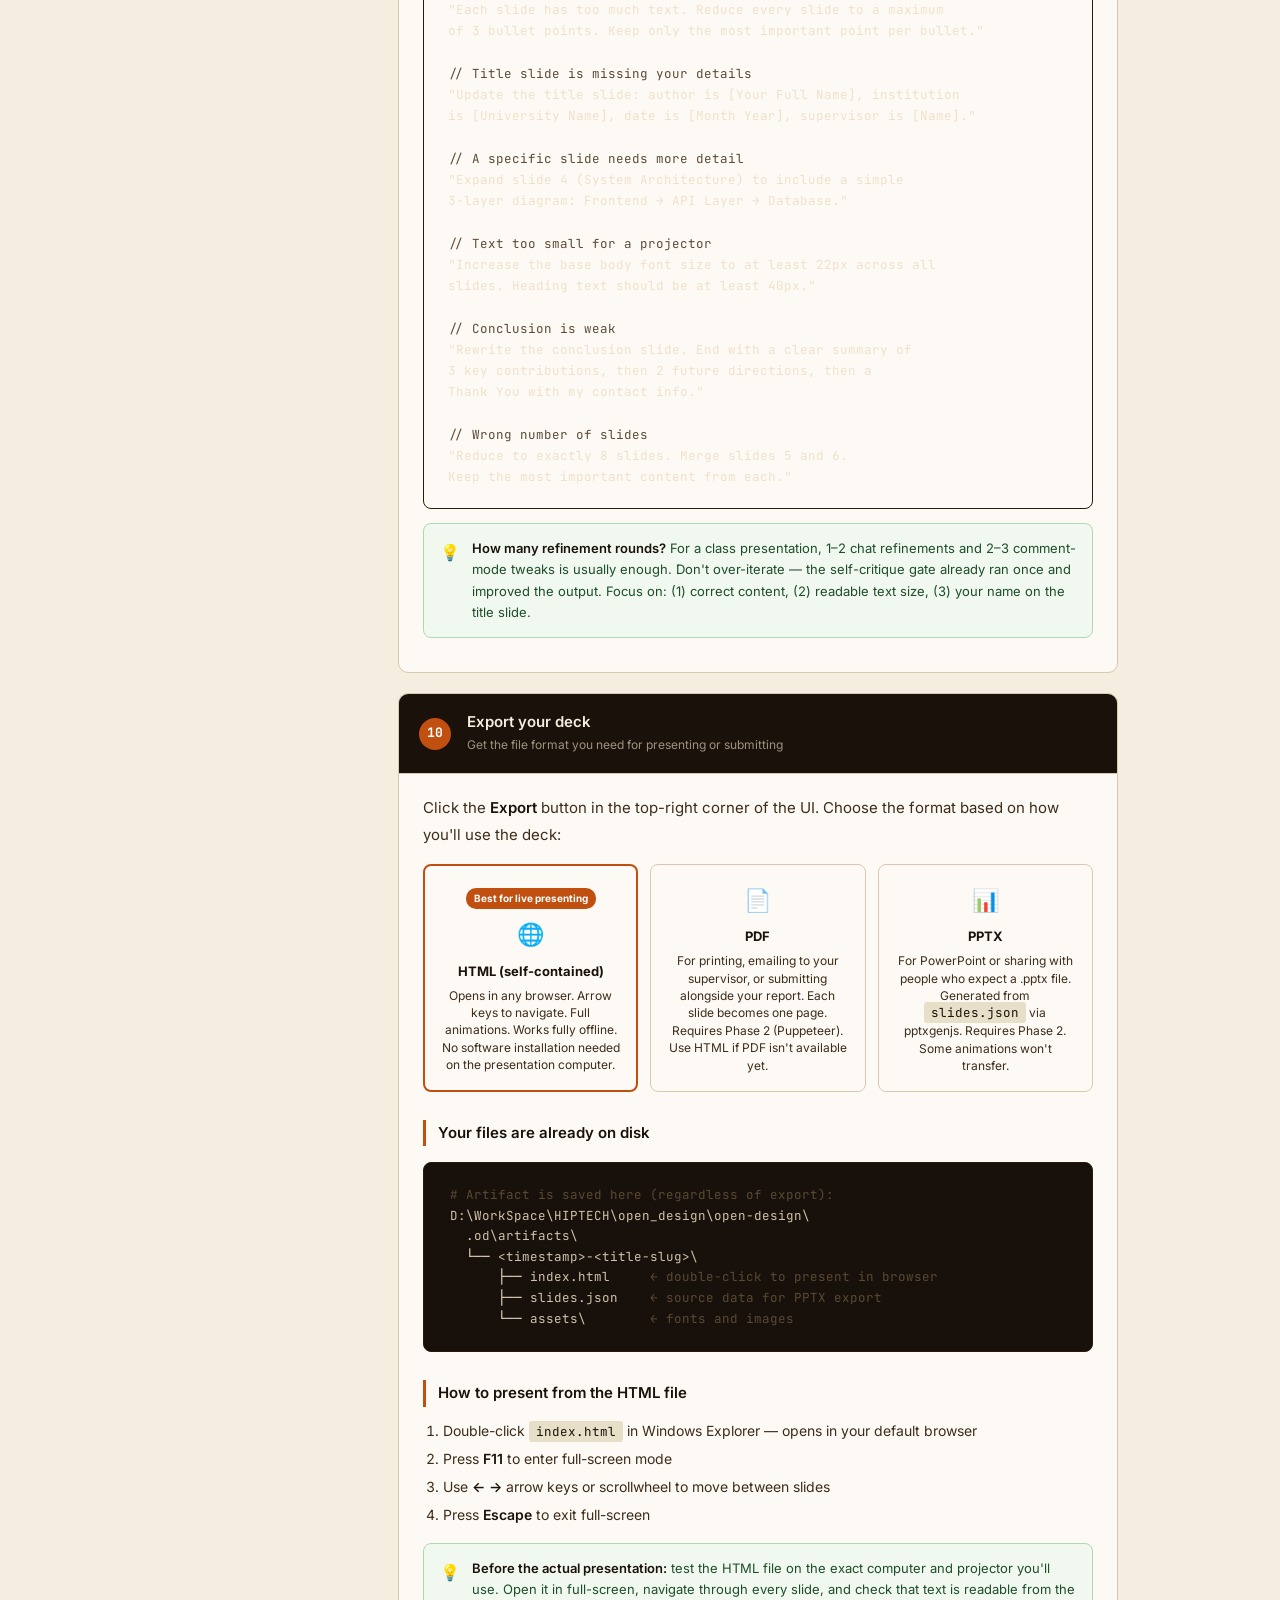
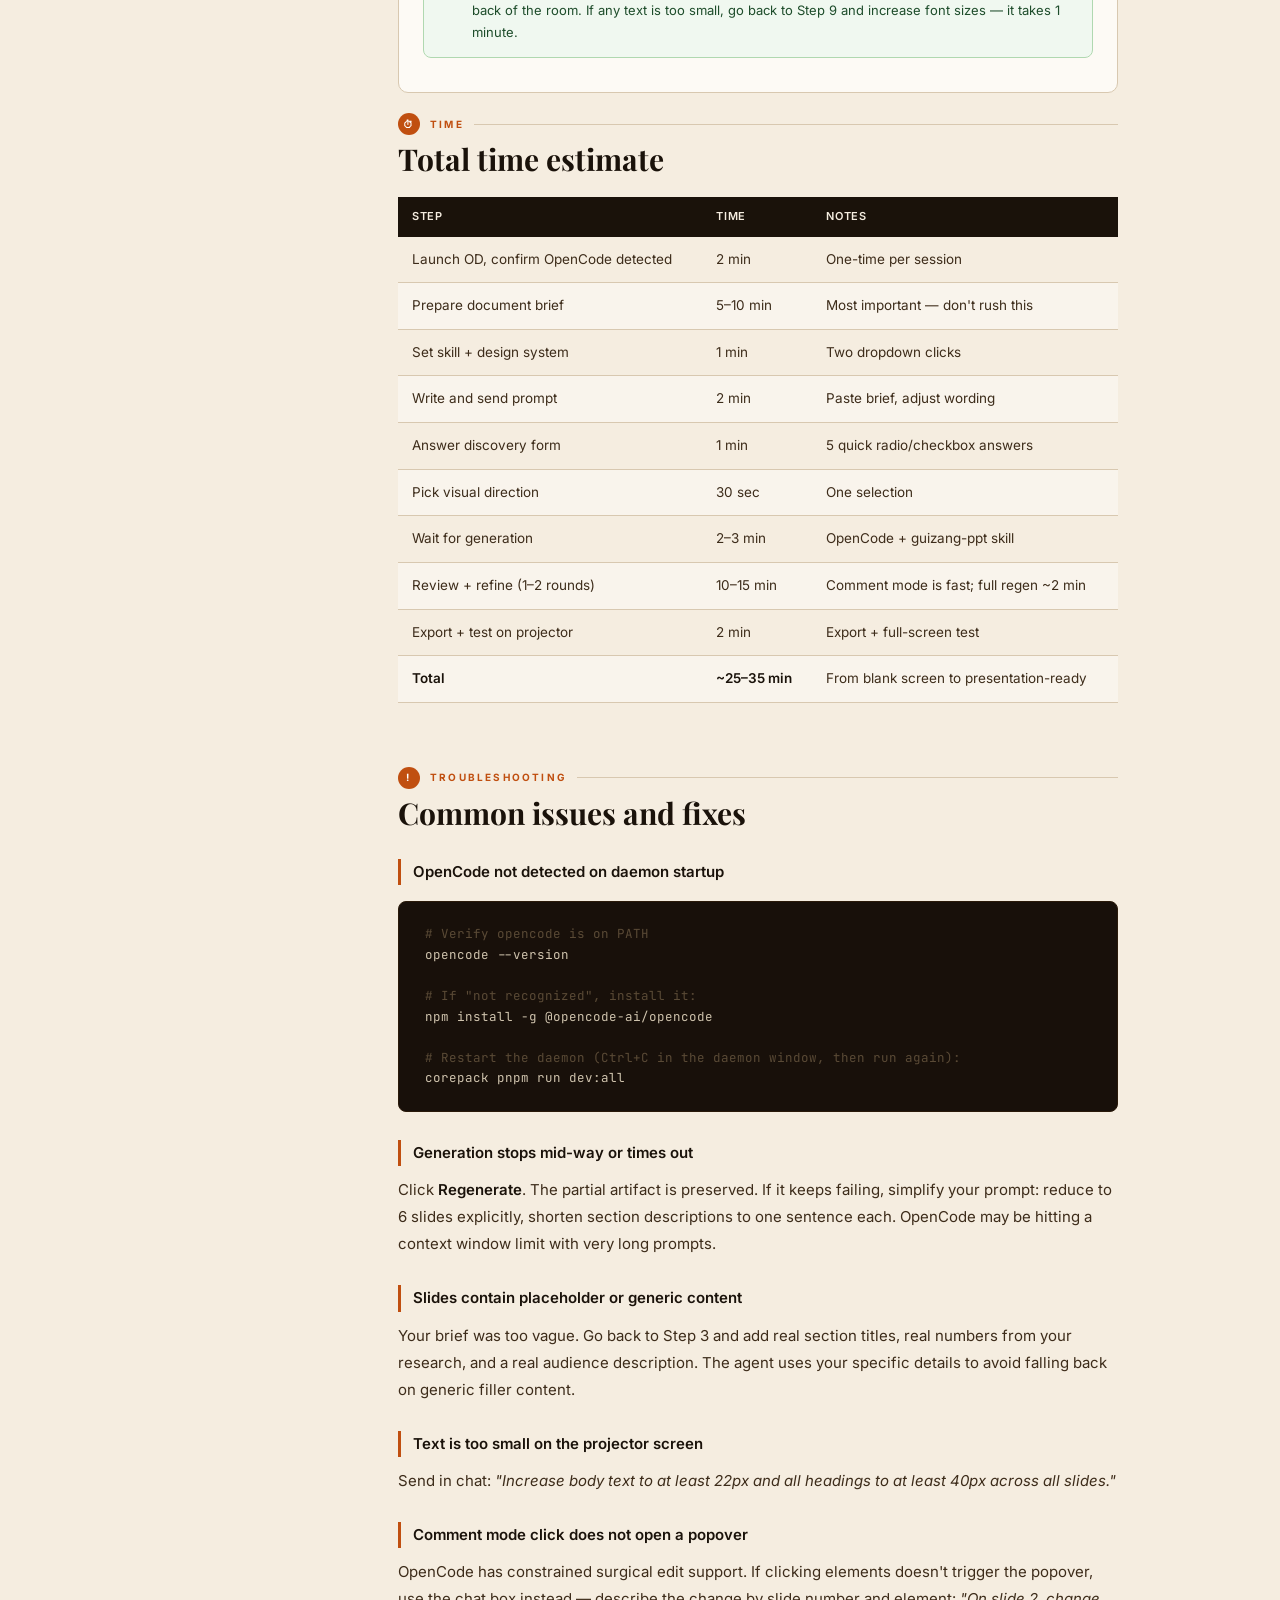
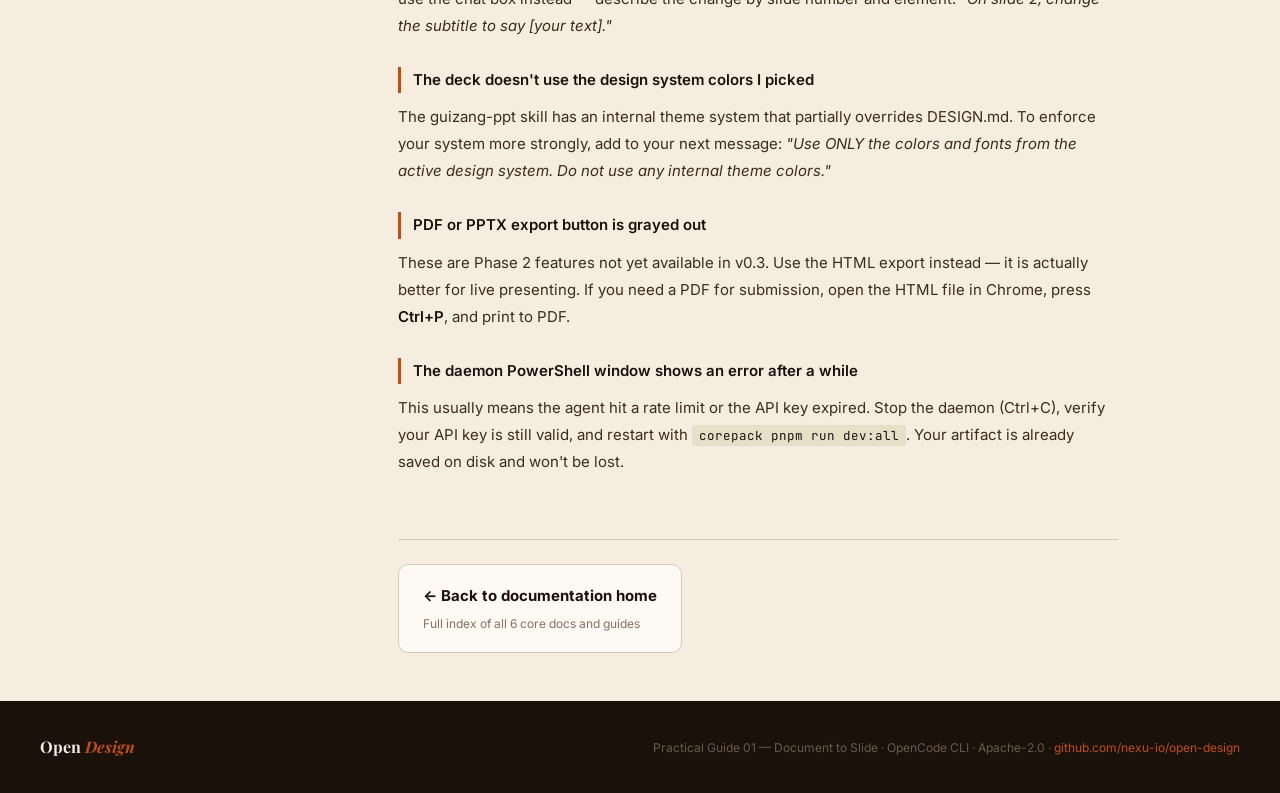
<file: quick-overview/07-guide-doc-to-slide.html>
<!DOCTYPE html>
<html lang="en">
<head>
<meta charset="UTF-8">
<meta name="viewport" content="width=device-width, initial-scale=1.0">
<title>Document → Slide Guide — Open Design Docs</title>
<link rel="stylesheet" href="shared.css">
<style>
  .guide-badge{display:inline-flex;align-items:center;gap:6px;background:#0a4a4a;color:#fff;font-size:11px;font-weight:700;letter-spacing:.12em;text-transform:uppercase;padding:5px 14px;border-radius:4px;margin-bottom:24px}

  /* Step blocks */
  .step-block{border:1px solid var(--border);border-radius:10px;overflow:hidden;margin:20px 0;background:var(--white)}
  .step-header{display:flex;align-items:center;gap:16px;padding:18px 20px;border-bottom:1px solid var(--border);background:var(--ink)}
  .step-n{background:#c04f10;color:#fff;width:32px;height:32px;border-radius:50%;font-size:13px;font-weight:700;flex-shrink:0;display:flex;align-items:center;justify-content:center;font-family:'JetBrains Mono',monospace}
  .step-header h3{font-size:15px;font-weight:600;color:#f5ede0;margin:0;padding:0;border:none;line-height:1.3}
  .step-header .step-sub{font-size:12px;color:#a09080;margin-top:2px}
  .step-body{padding:20px 24px}
  .step-body p{margin-bottom:12px}
  .step-body p:last-child{margin-bottom:0}

  /* Callouts */
  .tip{display:flex;gap:12px;background:#f0f8f0;border:1px solid #b0d8b0;border-radius:8px;padding:14px 16px;margin:14px 0;font-size:13px;line-height:1.65;color:#1e4d2b}
  .tip-icon{font-size:16px;flex-shrink:0;margin-top:1px}
  .warn{display:flex;gap:12px;background:#fff8f0;border:1px solid #e8c090;border-radius:8px;padding:14px 16px;margin:14px 0;font-size:13px;line-height:1.65;color:#7a4010}

  /* Discovery form mockup */
  .answer-form{background:var(--ink);border-radius:8px;padding:20px 24px;margin:14px 0}
  .af-title{font-size:11px;font-weight:700;letter-spacing:.16em;text-transform:uppercase;color:#8a7060;margin-bottom:14px}
  .af-row{display:flex;gap:10px;align-items:flex-start;margin-bottom:12px;font-size:13px}
  .af-row:last-child{margin-bottom:0}
  .af-q{color:#a09080;min-width:190px;flex-shrink:0;line-height:1.55}
  .af-a{color:#f5ede0;font-weight:500;line-height:1.55}
  .af-a code{background:rgba(255,255,255,.1);color:#f4a070;padding:1px 6px;border-radius:3px}

  /* Outcome box */
  .outcome-box{background:var(--green-s);border:1px solid #90c8a0;border-radius:8px;padding:18px 20px;margin:14px 0}
  .outcome-box h4{font-size:13px;font-weight:700;color:var(--green);margin-bottom:8px}
  .outcome-box ul{list-style:none;padding:0}
  .outcome-box ul li{font-size:13px;color:#1e4d2b;padding:3px 0 3px 18px;position:relative;line-height:1.55}
  .outcome-box ul li::before{content:'✓';position:absolute;left:0;color:#1e4d2b;font-weight:700}

  /* Export cards */
  .export-row{display:grid;grid-template-columns:repeat(3,1fr);gap:12px;margin:16px 0}
  .export-card{background:var(--white);border:1px solid var(--border);border-radius:8px;padding:16px;text-align:center}
  .export-card .fmt{font-size:22px;margin-bottom:6px}
  .export-card h4{font-size:13px;font-weight:700;margin-bottom:4px}
  .export-card p{font-size:12px;color:var(--mid);margin:0;line-height:1.45}
  .export-card.best{border-color:#c04f10;border-width:2px}
  .export-card .best-badge{display:inline-block;background:#c04f10;color:#fff;font-size:10px;font-weight:700;padding:2px 8px;border-radius:10px;margin-bottom:6px}

  /* Prompt boxes */
  .prompt-box{background:var(--code);border:1px solid #2a1a0a;border-radius:8px;padding:20px 24px;margin:14px 0}
  .prompt-label{font-size:10px;font-weight:700;letter-spacing:.16em;text-transform:uppercase;color:#5a4a36;margin-bottom:10px}
  .prompt-text{font-family:'JetBrains Mono',monospace;font-size:12.5px;color:#f0e0c8;line-height:1.7;white-space:pre-wrap}
  .prompt-text .ph{color:#7ab87a}
  .prompt-text .kw{color:#e07840}
  .prompt-text .cm{color:#5a4a36}

  /* Timeline */
  .timeline{position:relative;padding-left:28px;margin:20px 0}
  .timeline::before{content:'';position:absolute;left:10px;top:8px;bottom:8px;width:1px;background:var(--border)}
  .tl-item{position:relative;margin-bottom:18px}
  .tl-dot{position:absolute;left:-22px;top:5px;width:8px;height:8px;border-radius:50%;background:#c04f10;border:2px solid var(--bg)}
  .tl-item h4{font-size:13px;font-weight:700;margin-bottom:3px}
  .tl-item p{font-size:12px;color:var(--mid);margin:0;line-height:1.55}
  .tl-time{font-size:10px;font-family:'JetBrains Mono',monospace;color:var(--light);margin-bottom:3px}

  /* Checklist */
  .checklist{background:var(--white);border:1px solid var(--border);border-radius:8px;padding:16px 20px;margin:14px 0}
  .checklist h4{font-size:12px;font-weight:700;letter-spacing:.1em;text-transform:uppercase;color:var(--light);margin-bottom:12px}
  .cl-item{display:flex;gap:10px;align-items:flex-start;padding:7px 0;border-bottom:1px solid var(--border);font-size:13px;color:var(--mid);line-height:1.55}
  .cl-item:last-child{border-bottom:none}
  .cl-box{width:16px;height:16px;border:1.5px solid var(--border);border-radius:3px;flex-shrink:0;margin-top:1px}

  /* Refine grid */
  .refine-grid{display:grid;grid-template-columns:1fr 1fr;gap:12px;margin:14px 0}
  .refine-card{background:var(--white);border:1px solid var(--border);border-radius:8px;padding:14px 16px}
  .refine-card h4{font-size:13px;font-weight:700;margin-bottom:6px}
  .refine-card p{font-size:12px;color:var(--mid);margin:0;line-height:1.5}

  @media(max-width:640px){
    .export-row,.refine-grid{grid-template-columns:1fr}
    .af-q{min-width:120px}
  }
</style>
</head>
<body>

<nav>
  <a class="nav-logo" href="index.html">Open <em>Design</em></a>
  <div class="nav-links">
    <a href="index.html">Home</a>
    <a href="01-introduction.html">Introduction</a>
    <a href="02-architecture.html">Architecture</a>
    <a href="03-workflow.html">Workflow</a>
    <a href="04-skills.html">Skills</a>
    <a href="05-design-systems.html">Design Systems</a>
    <a href="06-reference.html">Reference</a>
    <a href="07-guide-doc-to-slide.html" class="active">Doc → Slide<span class="nav-badge">Guide</span></a>
  </div>
</nav>

<div class="page-hero">
  <div class="page-hero-inner">
    <div class="crumb"><a href="index.html">Docs</a> / Practical Guide 01</div>
    <div class="guide-badge">⚡ Practical Guide 01 — OpenCode CLI</div>
    <h1>Document → <em>Presentation Slide</em></h1>
    <p>Turn any document — research paper, report, or thesis chapter — into a polished deck for your class and supervisor, using OpenCode CLI as the design engine. Step-by-step from a blank screen to a presentation-ready file.</p>
  </div>
</div>

<div class="doc-layout">
  <aside class="sidebar">
    <div class="sidebar-group">
      <div class="sidebar-title">Steps</div>
      <a href="#overview">What you will produce</a>
      <a href="#before">Before you start</a>
      <a href="#s1">1. Launch Open Design</a>
      <a href="#s2">2. Set OpenCode as agent</a>
      <a href="#s3">3. Prepare your document</a>
      <a href="#s4">4. Pick skill &amp; design system</a>
      <a href="#s5">5. Write your prompt</a>
      <a href="#s6">6. Answer discovery form</a>
      <a href="#s7">7. Pick visual direction</a>
      <a href="#s8">8. Watch generation</a>
      <a href="#s9">9. Review &amp; refine</a>
      <a href="#s10">10. Export</a>
    </div>
    <div class="sidebar-group">
      <div class="sidebar-title">Reference</div>
      <a href="#time">Time estimate</a>
      <a href="#tips">Troubleshooting</a>
    </div>
  </aside>

  <main>

    <!-- OVERVIEW -->
    <section id="overview">
      <div class="eyebrow"><span>0</span> Overview</div>
      <h2>What you will produce</h2>
      <p>By the end of this guide you will have a complete, presentation-ready slide deck that you generated from your document using Open Design and OpenCode. The whole process takes about 25–35 minutes from document to finished deck.</p>

      <div class="outcome-box">
        <h4>End result</h4>
        <ul>
          <li>A multi-slide horizontal-swipe HTML deck — opens in any browser, no software needed</li>
          <li>Magazine-quality editorial layout from the <code>guizang-ppt</code> skill</li>
          <li>Visual identity matched to a professional design system you choose</li>
          <li>Exportable as HTML (for live presentation), PDF (for submission), or PPTX (for PowerPoint)</li>
          <li>All files saved locally under <code>.od/artifacts/</code> — nothing sent to the cloud</li>
        </ul>
      </div>

      <div class="tip">
        <span class="tip-icon">💡</span>
        <div>This guide assumes Open Design is installed from source and starts without errors. If you just finished the install and haven't tested it yet, run <code>corepack pnpm run dev:all</code> first and confirm the browser opens at <code>http://localhost:5173</code> before proceeding.</div>
      </div>
    </section>

    <!-- BEFORE -->
    <section id="before">
      <div class="eyebrow"><span>0</span> Before you start</div>
      <h2>Pre-flight checklist</h2>

      <div class="checklist">
        <h4>Everything you need ready before Step 1</h4>
        <div class="cl-item"><div class="cl-box"></div><div>Open Design installed. Running <code>corepack pnpm run dev:all</code> from <code>D:\WorkSpace\HIPTECH\open_design\open-design</code> starts without errors.</div></div>
        <div class="cl-item"><div class="cl-box"></div><div>OpenCode CLI installed. Verify with <code>opencode --version</code> in PowerShell — should print a version number.</div></div>
        <div class="cl-item"><div class="cl-box"></div><div>API key available. OpenCode needs <code>ANTHROPIC_API_KEY</code> (or whichever provider it's configured for). Confirm it's set in your environment.</div></div>
        <div class="cl-item"><div class="cl-box"></div><div>Your document content prepared as plain text or Markdown (see Step 3 below for the exact format).</div></div>
        <div class="cl-item"><div class="cl-box"></div><div>30–40 minutes of uninterrupted time. The daemon must stay running throughout.</div></div>
      </div>

      <h3>Install or verify OpenCode</h3>
      <pre><span class="c"># Check if OpenCode is already installed</span>
opencode --version

<span class="c"># If "not recognized", install it:</span>
npm install -g @opencode-ai/opencode

<span class="c"># Set your API key for this PowerShell session:</span>
$env:ANTHROPIC_API_KEY = <span class="s">"sk-ant-your-key-here"</span>

<span class="c"># To make it permanent (persists after reboot):</span>
[System.Environment]::SetEnvironmentVariable(<span class="s">"ANTHROPIC_API_KEY"</span>, <span class="s">"sk-ant-..."</span>, <span class="s">"User"</span>)</pre>
    </section>

    <!-- STEP 1 -->
    <div class="step-block" id="s1">
      <div class="step-header">
        <div class="step-n">1</div>
        <div>
          <h3>Launch Open Design</h3>
          <div class="step-sub">Start the daemon and web UI — takes about 10 seconds</div>
        </div>
      </div>
      <div class="step-body">
        <p>Open PowerShell, navigate to your Open Design folder, and start everything:</p>
        <pre><span class="c"># Navigate to your install</span>
cd D:\WorkSpace\HIPTECH\open_design\open-design

<span class="c"># Start daemon + web UI</span>
corepack pnpm run dev:all</pre>

        <p>Wait for output similar to this before doing anything else:</p>
        <pre><span class="c">  VITE ready in 312ms
  ➜  Local:   http://localhost:5173/

  od daemon listening on http://localhost:7456
  ✔  Detected agent: opencode (v0.x.x)   ← this line is important
  ✔  Loaded 31 skills
  ✔  Loaded 72 design systems</span></pre>

        <div class="tip">
          <span class="tip-icon">✅</span>
          <div>The line <strong>"Detected agent: opencode"</strong> confirms the daemon found OpenCode on your PATH. If you see "No agents detected" instead, check the troubleshooting section at the bottom of this page before continuing.</div>
        </div>

        <p>Now open your browser and go to <code>http://localhost:5173</code>. Keep the PowerShell window open and running in the background — do not close it at any point during this guide.</p>
      </div>
    </div>

    <!-- STEP 2 -->
    <div class="step-block" id="s2">
      <div class="step-header">
        <div class="step-n">2</div>
        <div>
          <h3>Set OpenCode as the active agent</h3>
          <div class="step-sub">Confirm the right agent is selected in the top bar</div>
        </div>
      </div>
      <div class="step-body">
        <p>In the top bar of the Open Design UI, find the <strong>Agent</strong> dropdown (leftmost control). Click it and confirm <strong>OpenCode</strong> is selected. Since the daemon detected it on startup it may already be pre-selected.</p>

        <div class="answer-form">
          <div class="af-title">OpenCode capabilities — what's available in your session</div>
          <div class="af-row"><div class="af-q">Multi-turn conversations</div><div class="af-a">✅ Full support</div></div>
          <div class="af-row"><div class="af-q">File write / read</div><div class="af-a">✅ Full support — writes to your artifact folder</div></div>
          <div class="af-row"><div class="af-q">Comment mode (surgical edit)</div><div class="af-a">⚠️ Constrained — works, edits a slightly larger region</div></div>
          <div class="af-row"><div class="af-q">Native SKILL.md loading</div><div class="af-a">⚠️ Partial — skill is injected via the system prompt</div></div>
          <div class="af-row"><div class="af-q">Live parameter sliders</div><div class="af-a">⚠️ Depends on skill version — may not appear</div></div>
        </div>

        <div class="warn">
          <span style="font-size:16px;flex-shrink:0">⚠️</span>
          <div>OpenCode's constrained surgical edit means comment mode works, but when you click an element and leave a note, OpenCode may regenerate a slightly larger portion of the slide than Claude Code would. For presentation slides this is completely fine — just expect the preview to reload a bit more broadly.</div>
        </div>
      </div>
    </div>

    <!-- STEP 3 -->
    <div class="step-block" id="s3">
      <div class="step-header">
        <div class="step-n">3</div>
        <div>
          <h3>Prepare your document as a brief</h3>
          <div class="step-sub">Extract and structure the content — 5–10 minutes, the most important step</div>
        </div>
      </div>
      <div class="step-body">
        <p>Open Design does not read your original Word or PDF file directly. You need to give it the content as structured text. This takes about 5 minutes and is the single most important factor in output quality — vague input produces generic slides, specific input produces slides you can actually present.</p>

        <p>Open Notepad or VS Code and create a new file named <code>my-brief.txt</code> in your Open Design folder. Fill it in using this template:</p>

        <div class="prompt-box">
          <div class="prompt-label">my-brief.txt — fill this in before Step 5</div>
          <div class="prompt-text"><span class="kw">PRESENTATION TITLE:</span>
<span class="ph">[Your exact title, e.g. "HIPTECH: A Unified Patient Record System for Vietnam"]</span>

<span class="kw">COURSE / SUBJECT:</span>
<span class="ph">[e.g. "Software Engineering Capstone — Ho Chi Minh City University of Technology"]</span>

<span class="kw">AUDIENCE:</span>
<span class="ph">[e.g. "25 classmates + Supervisor Prof. Nguyen Van An"]</span>

<span class="kw">PRESENTATION DURATION:</span>
<span class="ph">[e.g. "10 minutes presentation + 5 minutes Q&A"]</span>

<span class="kw">SECTIONS AND CONTENT:</span>

<span class="ph">Slide 1 — Title slide
  Title, your name, date, course name</span>

<span class="ph">Slide 2 — Problem statement
  Healthcare data in Vietnam is fragmented across 1,200+ hospitals.
  Duplicate patient records cause ~40% of diagnostic errors.
  No unified national system exists.</span>

<span class="ph">Slide 3 — Proposed solution
  HIPTECH: a cloud-based unified patient record platform.
  REST API connects existing hospital systems without replacing them.
  Patients control their own data via a mobile app.</span>

<span class="ph">Slide 4 — System architecture
  3-tier architecture: React frontend, Node.js microservices, PostgreSQL.
  Deployed on Kubernetes. 99.9% uptime SLA.
  Include a simple architecture diagram.</span>

<span class="ph">Slide 5 — Implementation results
  1.2 million patient records processed in pilot.
  Response time: p95 under 200ms.
  Duplicate records reduced by 40% in pilot hospitals.</span>

<span class="ph">Slide 6 — Conclusion + future work
  Successfully demonstrated feasibility.
  Next: national rollout, mobile offline mode, AI diagnostic suggestions.</span>

<span class="kw">KEY NUMBERS TO EMPHASIZE:</span>
<span class="ph">1.2M records, 40% reduction in duplicates, 200ms p95, 1,200+ hospitals</span>

<span class="kw">TONE:</span>
<span class="ph">Professional academic. Clear and data-driven. Not overly casual.</span></div>
        </div>

        <div class="tip">
          <span class="tip-icon">💡</span>
          <div>Replace every <code style="background:rgba(122,184,122,.2);color:#1e4d2b">[green placeholder]</code> with your real content. The more real detail you add — actual numbers, actual section titles, actual findings from your document — the better the slides will be. You will paste this file's content directly into the prompt in Step 5.</div>
        </div>
      </div>
    </div>

    <!-- STEP 4 -->
    <div class="step-block" id="s4">
      <div class="step-header">
        <div class="step-n">4</div>
        <div>
          <h3>Choose your skill and design system</h3>
          <div class="step-sub">Two dropdown controls that define the type of artifact and its visual language</div>
        </div>
      </div>
      <div class="step-body">
        <h3>Skill → select <code>guizang-ppt</code></h3>
        <p>In the top bar, click the <strong>Skill</strong> dropdown. Select <code>guizang-ppt</code> — this is the default deck skill, based on the widely used guizang-ppt-skill. It produces a horizontal-swipe HTML deck with editorial magazine-quality layout, multiple theme options, and outputs a <code>slides.json</code> file for PPTX export.</p>

        <div class="tip">
          <span class="tip-icon">💡</span>
          <div><strong>Why guizang-ppt?</strong> It has the deepest reference library of any OD deck skill — themes, layout catalog, a quality checklist — which means OpenCode has much more guidance to work with. The result is consistently better than <code>simple-deck</code>. The tradeoff is it takes slightly longer to generate (~2–3 minutes).</div>
        </div>

        <h3>Design system → pick one for your presentation</h3>
        <p>Click the <strong>Design System</strong> dropdown. Here are the best choices for an academic or technical presentation:</p>

        <table>
          <thead><tr><th>Design system</th><th>Visual character</th><th>Best for</th></tr></thead>
          <tbody>
            <tr><td><strong>Neutral Modern</strong></td><td>Clean minimal, high contrast, works on any projector</td><td>✅ Safest all-purpose choice</td></tr>
            <tr><td><strong>Linear</strong></td><td>Precise dark aesthetic, developer-grade</td><td>✅ Software / systems engineering topics</td></tr>
            <tr><td><strong>Vercel</strong></td><td>Sharp black & white, editorial</td><td>Technical + design-conscious audience</td></tr>
            <tr><td><strong>Notion</strong></td><td>Soft, readable, document-like warmth</td><td>Research papers, academic content</td></tr>
            <tr><td><strong>Warm Editorial</strong></td><td>Cream, serif typography, magazine warmth</td><td>Humanities, storytelling, or social science</td></tr>
          </tbody>
        </table>

        <div class="tip">
          <span class="tip-icon">💡</span>
          <div>For a software engineering or healthcare IT project presented to a class and supervisor: <strong>Linear</strong> (if your supervisor is technical) or <strong>Neutral Modern</strong> (if you're unsure). Both look professional on a projector and read clearly from the back of a room.</div>
        </div>
      </div>
    </div>

    <!-- STEP 5 -->
    <div class="step-block" id="s5">
      <div class="step-header">
        <div class="step-n">5</div>
        <div>
          <h3>Write and send your first prompt</h3>
          <div class="step-sub">This triggers the discovery form on Turn 1 — do not skip it</div>
        </div>
      </div>
      <div class="step-body">
        <p>Click into the prompt box at the bottom of the chat pane. Paste the content from your <code>my-brief.txt</code> file, or use this structure directly. Adjust the placeholders to match your actual document:</p>

        <div class="prompt-box">
          <div class="prompt-label">Prompt to paste into the chat box — then hit Send</div>
          <div class="prompt-text">Create a presentation deck for my <span class="ph">[course name]</span> presentation
for <span class="ph">[supervisor name]</span> and my class.

<span class="kw">Title:</span> "<span class="ph">[Your presentation title]</span>"

<span class="kw">Sections to cover:</span>
1. Title slide — <span class="ph">[your name, date, course]</span>
2. Problem — <span class="ph">[1–2 sentences about the problem]</span>
3. Solution — <span class="ph">[1–2 sentences about your approach]</span>
4. Architecture / Method — <span class="ph">[brief description + key diagram if needed]</span>
5. Results — <span class="ph">[key numbers and outcomes]</span>
6. Conclusion — <span class="ph">[summary and future work]</span>

<span class="kw">Key numbers to highlight:</span> <span class="ph">[list your most important metrics]</span>

<span class="kw">Audience:</span> <span class="ph">[N]</span> classmates + supervisor <span class="ph">[name]</span>
<span class="kw">Duration:</span> <span class="ph">[N]</span> minutes
<span class="kw">Tone:</span> Professional academic, clear and data-driven</div>
        </div>

        <div class="warn">
          <span style="font-size:16px;flex-shrink:0">⚠️</span>
          <div><strong>Before hitting Send</strong> — confirm the top bar shows: Agent = <strong>OpenCode</strong>, Skill = <strong>guizang-ppt</strong>, Design System = your chosen system. If any of these are wrong, fix them now. Once you send, generation starts with whatever is currently selected.</div>
        </div>

        <p>When everything is set, hit <strong>Send</strong>. The agent will respond within a few seconds — not with slides, but with a question form. This is correct and expected.</p>
      </div>
    </div>

    <!-- STEP 6 -->
    <div class="step-block" id="s6">
      <div class="step-header">
        <div class="step-n">6</div>
        <div>
          <h3>Answer the discovery form</h3>
          <div class="step-sub">Turn 1 — a 30-second brief that locks the design parameters before anything is built</div>
        </div>
      </div>
      <div class="step-body">
        <p>The agent's first response is always a question form — not code, not slides. This is enforced by the discovery prompt rules and cannot be skipped. It exists to prevent the agent from improvising bad aesthetic decisions. Answer all questions:</p>

        <div class="answer-form">
          <div class="af-title">Discovery form — answers for a class presentation</div>
          <div class="af-row">
            <div class="af-q">What are we making?</div>
            <div class="af-a">✅ <code>Slide deck / pitch</code></div>
          </div>
          <div class="af-row">
            <div class="af-q">Primary surface</div>
            <div class="af-a">✅ <code>Fixed canvas (1920×1080)</code> — standard projector ratio</div>
          </div>
          <div class="af-row">
            <div class="af-q">Who is this for?</div>
            <div class="af-a">Type: <code>Class of [N] + supervisor — academic presentation</code></div>
          </div>
          <div class="af-row">
            <div class="af-q">Visual tone (up to 2)</div>
            <div class="af-a">✅ <code>Modern minimal</code> + <code>Tech / dark UI</code> for engineering<br>or <code>Modern minimal</code> + <code>Editorial / magazine</code> for research</div>
          </div>
          <div class="af-row">
            <div class="af-q">Brand reference</div>
            <div class="af-a">Leave blank, or type: <code>Academic — use the active design system</code></div>
          </div>
        </div>

        <p>Click <strong>Submit</strong>. The agent moves to Turn 2.</p>
      </div>
    </div>

    <!-- STEP 7 -->
    <div class="step-block" id="s7">
      <div class="step-header">
        <div class="step-n">7</div>
        <div>
          <h3>Pick a visual direction</h3>
          <div class="step-sub">Turn 2 — choose one aesthetic from 5 curated options</div>
        </div>
      </div>
      <div class="step-body">
        <p>The agent now shows a second form with 5 visual directions. Each is a complete aesthetic package — a specific OKLch color palette, font pairing, layout rhythm, and spacing posture. Pick the one that fits your audience and topic.</p>

        <table>
          <thead><tr><th>Direction</th><th>Visual character</th><th>When to pick it</th></tr></thead>
          <tbody>
            <tr><td><strong>Editorial / magazine</strong></td><td>Serif headlines, dramatic contrast, asymmetric layout</td><td>Research with a strong narrative arc</td></tr>
            <tr><td><strong>Modern minimal</strong></td><td>Clean sans-serif, generous whitespace, precise grid</td><td>✅ Best for engineering / technical topics — universally readable</td></tr>
            <tr><td><strong>Tech / dark glass</strong></td><td>Dark background, glowing accent color, monospace details</td><td>✅ Software systems, architecture — visually striking</td></tr>
            <tr><td><strong>Warm / human</strong></td><td>Warm palette, rounded forms, approachable</td><td>Healthcare, user research, or social topics</td></tr>
            <tr><td><strong>Brutalist / raw</strong></td><td>Bold type, raw layout, high-contrast borders</td><td>Design or creative topics — not conservative audiences</td></tr>
          </tbody>
        </table>

        <div class="tip">
          <span class="tip-icon">💡</span>
          <div>For a software engineering or healthcare IT project presented to a mixed academic audience: <strong>Modern minimal</strong> is the safest and strongest choice. It looks professional, projects clearly, and won't distract from your content. If your supervisor is deeply technical and you want more visual impact, <strong>Tech / dark glass</strong> is excellent.</div>
        </div>

        <p>Select your direction and click <strong>Submit</strong>. The agent now has everything it needs and will not ask any more questions. Generation begins immediately.</p>
      </div>
    </div>

    <!-- STEP 8 -->
    <div class="step-block" id="s8">
      <div class="step-header">
        <div class="step-n">8</div>
        <div>
          <h3>Watch the generation</h3>
          <div class="step-sub">Turn 3+ — OpenCode builds the deck live, takes 2–3 minutes</div>
        </div>
      </div>
      <div class="step-body">
        <p>OpenCode now has the full context and starts building. Watch these things happen in real time:</p>

        <div class="timeline">
          <div class="tl-item">
            <div class="tl-dot"></div>
            <div class="tl-time">0–10 seconds</div>
            <h4>TodoWrite plan streams in</h4>
            <p>A live list appears in the chat pane: "Read references/checklist.md", "Read references/layouts.md", "Plan 6 slides", "Write index.html", "Write slides.json". This is the skill's pre-flight step — OpenCode reads the skill's reference files before writing anything.</p>
          </div>
          <div class="tl-item">
            <div class="tl-dot"></div>
            <div class="tl-time">10–30 seconds</div>
            <h4>Skill references read</h4>
            <p>You'll see tool calls for reading <code>references/themes.md</code>, <code>references/layouts.md</code>, and <code>references/checklist.md</code> from the guizang-ppt skill. This is what makes the output follow the right layout patterns instead of improvising.</p>
          </div>
          <div class="tl-item">
            <div class="tl-dot"></div>
            <div class="tl-time">30–100 seconds</div>
            <h4>Files written to disk</h4>
            <p>The artifact tree on the right starts filling in: <code>index.html</code> (the deck), <code>slides.json</code> (slide data for export), <code>assets/</code> (fonts, images). The preview iframe hot-reloads every ~100ms as files land — you'll see the deck taking shape.</p>
          </div>
          <div class="tl-item">
            <div class="tl-dot"></div>
            <div class="tl-time">100–140 seconds</div>
            <h4>Self-critique gate runs silently</h4>
            <p>OpenCode evaluates the deck against 5 dimensions: Philosophy, Hierarchy, Execution, Specificity, Restraint. If anything scores low it revises automatically before finishing. You don't need to do anything.</p>
          </div>
          <div class="tl-item">
            <div class="tl-dot"></div>
            <div class="tl-time">~2–3 minutes</div>
            <h4>Preview loads — deck is ready</h4>
            <p>The complete deck loads in the sandboxed preview iframe. Use <strong>arrow keys</strong> or <strong>scrollwheel</strong> to navigate between slides. Comment mode and the Export button are now active.</p>
          </div>
        </div>

        <div class="warn">
          <span style="font-size:16px;flex-shrink:0">⚠️</span>
          <div>Keep the PowerShell window open and do not close the browser tab during generation. If nothing happens for more than 3 minutes, the agent may have hit a context limit. Click <strong>Regenerate</strong> — the partial artifact is preserved and OpenCode will continue from where it left off.</div>
        </div>
      </div>
    </div>

    <!-- STEP 9 -->
    <div class="step-block" id="s9">
      <div class="step-header">
        <div class="step-n">9</div>
        <div>
          <h3>Review and refine your deck</h3>
          <div class="step-sub">Use 3 refinement methods to improve the slides before exporting</div>
        </div>
      </div>
      <div class="step-body">
        <p>Navigate through every slide in the preview. Check the content against your brief. Check that key numbers are visible and prominent. Check that the title slide has your name. Use one of three methods to fix anything that's off:</p>

        <div class="refine-grid">
          <div class="refine-card">
            <h4>💬 Chat — structural changes</h4>
            <p>Type in the chat box for anything that involves layout, new sections, or multiple slides. E.g. "Add a slide between 3 and 4", "Merge slides 5 and 6", "Rewrite the conclusion".</p>
          </div>
          <div class="refine-card">
            <h4>🖱️ Comment mode — element edits</h4>
            <p>Click any element in the preview → popover appears → type your note. E.g. click a title → "Make this larger". Click bullet points → "Reduce to 3 items max". Faster than full chat regeneration.</p>
          </div>
          <div class="refine-card">
            <h4>🎛️ Sliders — aesthetic tweaks</h4>
            <p>If sliders appear in the sidebar (depends on skill version), drag them to adjust accent hue or spacing. Instant visual feedback with no prompt needed.</p>
          </div>
          <div class="refine-card">
            <h4>🔄 Regenerate — when off-target</h4>
            <p>If the whole deck misses the mark, click Regenerate. Refine your prompt first — be more specific about section content and key numbers. Previous artifact is always saved.</p>
          </div>
        </div>

        <h3>The most common refinements for academic presentations</h3>

        <div class="prompt-box">
          <div class="prompt-label">Copy any of these into the chat box as needed</div>
          <div class="prompt-text"><span class="cm">// Slides have too much text</span>
"Each slide has too much text. Reduce every slide to a maximum
of 3 bullet points. Keep only the most important point per bullet."

<span class="cm">// Title slide is missing your details</span>
"Update the title slide: author is [Your Full Name], institution
is [University Name], date is [Month Year], supervisor is [Name]."

<span class="cm">// A specific slide needs more detail</span>
"Expand slide 4 (System Architecture) to include a simple
3-layer diagram: Frontend → API Layer → Database."

<span class="cm">// Text too small for a projector</span>
"Increase the base body font size to at least 22px across all
slides. Heading text should be at least 40px."

<span class="cm">// Conclusion is weak</span>
"Rewrite the conclusion slide. End with a clear summary of
3 key contributions, then 2 future directions, then a
Thank You with my contact info."

<span class="cm">// Wrong number of slides</span>
"Reduce to exactly 8 slides. Merge slides 5 and 6.
Keep the most important content from each."</div>
        </div>

        <div class="tip">
          <span class="tip-icon">💡</span>
          <div><strong>How many refinement rounds?</strong> For a class presentation, 1–2 chat refinements and 2–3 comment-mode tweaks is usually enough. Don't over-iterate — the self-critique gate already ran once and improved the output. Focus on: (1) correct content, (2) readable text size, (3) your name on the title slide.</div>
        </div>
      </div>
    </div>

    <!-- STEP 10 -->
    <div class="step-block" id="s10">
      <div class="step-header">
        <div class="step-n">10</div>
        <div>
          <h3>Export your deck</h3>
          <div class="step-sub">Get the file format you need for presenting or submitting</div>
        </div>
      </div>
      <div class="step-body">
        <p>Click the <strong>Export</strong> button in the top-right corner of the UI. Choose the format based on how you'll use the deck:</p>

        <div class="export-row">
          <div class="export-card best">
            <div class="best-badge">Best for live presenting</div>
            <div class="fmt">🌐</div>
            <h4>HTML (self-contained)</h4>
            <p>Opens in any browser. Arrow keys to navigate. Full animations. Works fully offline. No software installation needed on the presentation computer.</p>
          </div>
          <div class="export-card">
            <div class="fmt">📄</div>
            <h4>PDF</h4>
            <p>For printing, emailing to your supervisor, or submitting alongside your report. Each slide becomes one page. Requires Phase 2 (Puppeteer). Use HTML if PDF isn't available yet.</p>
          </div>
          <div class="export-card">
            <div class="fmt">📊</div>
            <h4>PPTX</h4>
            <p>For PowerPoint or sharing with people who expect a .pptx file. Generated from <code>slides.json</code> via pptxgenjs. Requires Phase 2. Some animations won't transfer.</p>
          </div>
        </div>

        <h3>Your files are already on disk</h3>
        <pre><span class="c"># Artifact is saved here (regardless of export):</span>
D:\WorkSpace\HIPTECH\open_design\open-design\
  .od\artifacts\
  └── &lt;timestamp&gt;-&lt;title-slug&gt;\
      ├── index.html     <span class="c">← double-click to present in browser</span>
      ├── slides.json    <span class="c">← source data for PPTX export</span>
      └── assets\        <span class="c">← fonts and images</span></pre>

        <h3>How to present from the HTML file</h3>
        <ol style="padding-left:20px;font-size:14px;color:var(--mid);line-height:2">
          <li>Double-click <code>index.html</code> in Windows Explorer — opens in your default browser</li>
          <li>Press <strong>F11</strong> to enter full-screen mode</li>
          <li>Use <strong>← →</strong> arrow keys or scrollwheel to move between slides</li>
          <li>Press <strong>Escape</strong> to exit full-screen</li>
        </ol>

        <div class="tip">
          <span class="tip-icon">💡</span>
          <div><strong>Before the actual presentation:</strong> test the HTML file on the exact computer and projector you'll use. Open it in full-screen, navigate through every slide, and check that text is readable from the back of the room. If any text is too small, go back to Step 9 and increase font sizes — it takes 1 minute.</div>
        </div>
      </div>
    </div>

    <!-- TIME ESTIMATE -->
    <section id="time">
      <div class="eyebrow"><span>⏱</span> Time</div>
      <h2>Total time estimate</h2>
      <table>
        <thead><tr><th>Step</th><th>Time</th><th>Notes</th></tr></thead>
        <tbody>
          <tr><td>Launch OD, confirm OpenCode detected</td><td>2 min</td><td>One-time per session</td></tr>
          <tr><td>Prepare document brief</td><td>5–10 min</td><td>Most important — don't rush this</td></tr>
          <tr><td>Set skill + design system</td><td>1 min</td><td>Two dropdown clicks</td></tr>
          <tr><td>Write and send prompt</td><td>2 min</td><td>Paste brief, adjust wording</td></tr>
          <tr><td>Answer discovery form</td><td>1 min</td><td>5 quick radio/checkbox answers</td></tr>
          <tr><td>Pick visual direction</td><td>30 sec</td><td>One selection</td></tr>
          <tr><td>Wait for generation</td><td>2–3 min</td><td>OpenCode + guizang-ppt skill</td></tr>
          <tr><td>Review + refine (1–2 rounds)</td><td>10–15 min</td><td>Comment mode is fast; full regen ~2 min</td></tr>
          <tr><td>Export + test on projector</td><td>2 min</td><td>Export + full-screen test</td></tr>
          <tr><td><strong>Total</strong></td><td><strong>~25–35 min</strong></td><td>From blank screen to presentation-ready</td></tr>
        </tbody>
      </table>
    </section>

    <!-- TROUBLESHOOTING -->
    <section id="tips">
      <div class="eyebrow"><span>!</span> Troubleshooting</div>
      <h2>Common issues and fixes</h2>

      <h3>OpenCode not detected on daemon startup</h3>
      <pre><span class="c"># Verify opencode is on PATH</span>
opencode --version

<span class="c"># If "not recognized", install it:</span>
npm install -g @opencode-ai/opencode

<span class="c"># Restart the daemon (Ctrl+C in the daemon window, then run again):</span>
corepack pnpm run dev:all</pre>

      <h3>Generation stops mid-way or times out</h3>
      <p>Click <strong>Regenerate</strong>. The partial artifact is preserved. If it keeps failing, simplify your prompt: reduce to 6 slides explicitly, shorten section descriptions to one sentence each. OpenCode may be hitting a context window limit with very long prompts.</p>

      <h3>Slides contain placeholder or generic content</h3>
      <p>Your brief was too vague. Go back to Step 3 and add real section titles, real numbers from your research, and a real audience description. The agent uses your specific details to avoid falling back on generic filler content.</p>

      <h3>Text is too small on the projector screen</h3>
      <p>Send in chat: <em>"Increase body text to at least 22px and all headings to at least 40px across all slides."</em></p>

      <h3>Comment mode click does not open a popover</h3>
      <p>OpenCode has constrained surgical edit support. If clicking elements doesn't trigger the popover, use the chat box instead — describe the change by slide number and element: <em>"On slide 2, change the subtitle to say [your text]."</em></p>

      <h3>The deck doesn't use the design system colors I picked</h3>
      <p>The guizang-ppt skill has an internal theme system that partially overrides DESIGN.md. To enforce your system more strongly, add to your next message: <em>"Use ONLY the colors and fonts from the active design system. Do not use any internal theme colors."</em></p>

      <h3>PDF or PPTX export button is grayed out</h3>
      <p>These are Phase 2 features not yet available in v0.3. Use the HTML export instead — it is actually better for live presenting. If you need a PDF for submission, open the HTML file in Chrome, press <strong>Ctrl+P</strong>, and print to PDF.</p>

      <h3>The daemon PowerShell window shows an error after a while</h3>
      <p>This usually means the agent hit a rate limit or the API key expired. Stop the daemon (Ctrl+C), verify your API key is still valid, and restart with <code>corepack pnpm run dev:all</code>. Your artifact is already saved on disk and won't be lost.</p>
    </section>

    <div class="next-page">
      <a href="index.html" class="next-link">
        <span class="next-label">← Back to documentation home</span>
        <span class="next-sub">Full index of all 6 core docs and guides</span>
      </a>
    </div>

  </main>
</div>

<footer>
  <div class="footer-brand">Open <em>Design</em></div>
  <div>Practical Guide 01 — Document to Slide · OpenCode CLI · Apache-2.0 · <a href="https://github.com/nexu-io/open-design">github.com/nexu-io/open-design</a></div>
</footer>

</body>
</html>
</file>
<file: quick-overview/shared.css>
@import url('https://fonts.googleapis.com/css2?family=Inter:wght@300;400;500;600;700&family=JetBrains+Mono:wght@400;500&family=Playfair+Display:ital,wght@0,700;1,400;1,700&display=swap');

:root {
  --bg: #f5ede0; --ink: #1a120a; --mid: #3d2c1a; --light: #8a7060;
  --accent: #c04f10; --accent-s: #f5dcc8; --white: #fdfaf5;
  --border: #d8c8b0; --code-bg: #18100a;
  --blue: #1a3554; --blue-s: #d0dcea;
  --green: #1e4d2b; --green-s: #d0e8d8;
  --purple: #3d2060; --purple-s: #e0d5f8;
}

* { margin: 0; padding: 0; box-sizing: border-box; }
html { scroll-behavior: smooth; }
body { font-family: 'Inter', sans-serif; background: var(--bg); color: var(--ink); line-height: 1.75; }
a { color: inherit; text-decoration: none; }

/* ── NAV ───────────────────────────────── */
nav {
  position: sticky; top: 0; z-index: 100;
  background: rgba(26,18,10,.97); backdrop-filter: blur(8px);
  padding: 0 40px; display: flex; align-items: center; height: 52px;
  border-bottom: 1px solid rgba(255,255,255,.08);
}
.nav-logo {
  font-family: 'Playfair Display', serif; font-size: 18px; font-weight: 700;
  color: #f5ede0; margin-right: 32px; flex-shrink: 0; letter-spacing: -.02em;
}
.nav-logo em { font-style: italic; color: #c04f10; }
.nav-links { display: flex; gap: 0; overflow-x: auto; }
.nav-links a {
  color: #a09080; font-size: 12px; font-weight: 500;
  padding: 0 14px; height: 52px; display: flex; align-items: center;
  border-bottom: 2px solid transparent; white-space: nowrap; transition: color .15s;
}
.nav-links a:hover, .nav-links a.active { color: #f5ede0; border-bottom-color: #c04f10; }

/* ── PAGE HERO ───────────────────────────────── */
.page-hero { background: var(--ink); padding: 64px 40px 52px; }
.page-hero-inner { max-width: 860px; margin: 0 auto; }
.crumb { font-size: 12px; color: #6a5a4a; margin-bottom: 16px; }
.crumb a { color: #c04f10; }
.page-hero h1 { font-family: 'Playfair Display', serif; font-size: 52px; font-weight: 700; color: #f5ede0; line-height: 1.1; margin-bottom: 12px; }
.page-hero h1 em { font-style: italic; color: #c04f10; }
.page-hero p { font-size: 16px; color: #c0b0a0; max-width: 580px; font-weight: 300; line-height: 1.7; }

/* ── LAYOUT ───────────────────────────────── */
.doc-layout { display: flex; gap: 0; max-width: 1100px; margin: 0 auto; padding: 0 40px; }

/* ── SIDEBAR ───────────────────────────────── */
.sidebar {
  width: 220px; flex-shrink: 0; padding: 40px 0 40px 0;
  position: sticky; top: 52px; height: calc(100vh - 52px);
  overflow-y: auto; border-right: 1px solid var(--border);
  padding-right: 24px; margin-right: 48px;
}
.sidebar-group { margin-bottom: 28px; }
.sidebar-title { font-size: 10px; letter-spacing: .18em; text-transform: uppercase; font-weight: 700; color: var(--light); margin-bottom: 10px; }
.sidebar a { display: block; font-size: 13px; color: var(--mid); padding: 4px 0; transition: color .1s; }
.sidebar a:hover { color: var(--accent); }

/* ── MAIN ───────────────────────────────── */
main { flex: 1; padding: 48px 0; max-width: 720px; }
section { margin-bottom: 64px; scroll-margin-top: 72px; }

/* ── TYPOGRAPHY ───────────────────────────────── */
.eyebrow {
  font-size: 10px; letter-spacing: .22em; text-transform: uppercase;
  color: var(--accent); font-weight: 700; margin-bottom: 6px;
  display: flex; align-items: center; gap: 10px;
}
.eyebrow span {
  background: var(--accent); color: #fff; width: 22px; height: 22px;
  border-radius: 50%; font-size: 10px; font-weight: 700;
  display: inline-flex; align-items: center; justify-content: center;
}
.eyebrow::after { content: ''; flex: 1; height: 1px; background: var(--border); }
h2 { font-family: 'Playfair Display', serif; font-size: 30px; font-weight: 700; line-height: 1.2; margin-bottom: 16px; }
h3 { font-size: 15px; font-weight: 600; margin: 28px 0 10px; padding-left: 12px; border-left: 3px solid var(--accent); }
p { font-size: 15px; color: var(--mid); margin-bottom: 14px; line-height: 1.8; }
strong { font-weight: 600; color: var(--ink); }
em { font-style: italic; }

/* ── CODE ───────────────────────────────── */
code {
  font-family: 'JetBrains Mono', monospace; font-size: 12.5px;
  background: #e8dfc8; padding: 2px 7px; border-radius: 3px; color: var(--ink);
}
pre {
  background: var(--code-bg); color: #d0c4ae;
  padding: 22px 26px; border-radius: 8px;
  font-family: 'JetBrains Mono', monospace; font-size: 12.5px;
  line-height: 1.65; overflow-x: auto; margin: 16px 0;
  border: 1px solid #2a1a0a;
}
pre .c { color: #5a4a36; }
pre .k { color: #e07840; }
pre .s { color: #7ab87a; }
pre .n { color: #7ab0d8; }

/* ── CALLOUTS ───────────────────────────────── */
.callout { border-radius: 8px; padding: 18px 20px; margin: 20px 0; font-size: 14px; line-height: 1.7; }
.callout strong { font-weight: 600; }
.callout-orange { background: var(--accent-s); border-left: 4px solid var(--accent); color: var(--mid); }
.callout-blue { background: var(--blue-s); border-left: 4px solid var(--blue); color: var(--blue); }
.callout-green { background: var(--green-s); border-left: 4px solid var(--green); color: var(--green); }
.callout-purple { background: var(--purple-s); border-left: 4px solid var(--purple); color: var(--purple); }

/* ── TABLES ───────────────────────────────── */
table { width: 100%; border-collapse: collapse; margin: 20px 0; font-size: 13.5px; }
thead th {
  background: var(--ink); color: #f5ede0; padding: 10px 14px;
  text-align: left; font-weight: 600; font-size: 11px;
  letter-spacing: .06em; text-transform: uppercase;
}
tbody td { padding: 11px 14px; border-bottom: 1px solid var(--border); color: var(--mid); vertical-align: top; }
tbody tr:nth-child(even) td { background: rgba(255,255,255,.4); }
tbody tr:hover td { background: var(--accent-s); }

/* ── STAT ROW ───────────────────────────────── */
.stat-row { display: flex; gap: 0; margin: 28px 0; border: 1px solid var(--border); border-radius: 10px; overflow: hidden; background: var(--white); }
.stat-box { flex: 1; padding: 20px 16px; text-align: center; border-right: 1px solid var(--border); }
.stat-box:last-child { border-right: none; }
.stat-n { font-family: 'Playfair Display', serif; font-size: 36px; font-weight: 700; color: var(--accent); display: block; line-height: 1; }
.stat-l { font-size: 11px; letter-spacing: .1em; text-transform: uppercase; color: var(--light); }

/* ── COMPOSE STACK ───────────────────────────────── */
.compose-stack { margin: 24px 0; }
.compose-row { display: flex; gap: 16px; align-items: stretch; border: 1px solid var(--border); border-radius: 8px; overflow: hidden; margin-bottom: 0; }
.compose-label { width: 110px; flex-shrink: 0; padding: 14px 16px; font-size: 11px; font-weight: 700; letter-spacing: .1em; text-transform: uppercase; display: flex; align-items: center; }
.compose-content { padding: 14px 16px; font-size: 14px; color: var(--mid); line-height: 1.65; flex: 1; }
.compose-row.skill .compose-label { background: var(--green-s); color: var(--green); border-right: 1px solid var(--border); }
.compose-row.system .compose-label { background: var(--blue-s); color: var(--blue); border-right: 1px solid var(--border); }
.compose-row.agent .compose-label { background: var(--accent-s); color: var(--accent); border-right: 1px solid var(--border); }
.compose-row.artifact .compose-label { background: var(--purple-s); color: var(--purple); border-right: 1px solid var(--border); }
.compose-plus, .compose-eq { text-align: center; font-size: 18px; font-weight: 700; color: var(--accent); padding: 8px 0; opacity: .5; }

/* ── ORIGINS GRID ───────────────────────────────── */
.origins-grid { display: grid; grid-template-columns: 1fr 1fr; gap: 14px; margin: 20px 0; }
.origin-card { background: var(--white); border: 1px solid var(--border); border-radius: 8px; padding: 18px; }
.origin-repo { font-family: 'JetBrains Mono', monospace; font-size: 12px; color: var(--accent); font-weight: 600; margin-bottom: 8px; }
.origin-card p { font-size: 13px; margin: 0; line-height: 1.6; }

/* ── WHO GRID ───────────────────────────────── */
.who-grid { display: grid; grid-template-columns: 1fr 1fr; gap: 14px; margin: 20px 0; }
.who-card { background: var(--white); border: 1px solid var(--border); border-radius: 8px; padding: 18px; }
.who-title { font-size: 14px; font-weight: 700; margin-bottom: 8px; }
.who-card p { font-size: 13px; margin: 0; color: var(--mid); line-height: 1.6; }

/* ── NOT LIST ───────────────────────────────── */
.not-list { display: flex; flex-direction: column; gap: 10px; margin: 20px 0; }
.not-item { display: flex; gap: 14px; background: var(--white); border: 1px solid var(--border); border-radius: 8px; padding: 14px 16px; align-items: flex-start; }
.not-x { color: var(--accent); font-size: 16px; font-weight: 700; flex-shrink: 0; margin-top: 1px; }
.not-item div { font-size: 14px; color: var(--mid); line-height: 1.6; }

/* ── FLOW STEPS ───────────────────────────────── */
.flow { background: var(--white); border: 1px solid var(--border); border-radius: 10px; overflow: hidden; margin: 20px 0; }
.flow-step { display: flex; gap: 14px; padding: 16px; border-bottom: 1px solid var(--border); align-items: flex-start; }
.flow-step:last-child { border-bottom: none; }
.flow-num { background: var(--accent); color: #fff; width: 28px; height: 28px; border-radius: 50%; font-size: 11px; font-weight: 700; display: flex; align-items: center; justify-content: center; flex-shrink: 0; margin-top: 2px; font-family: 'JetBrains Mono', monospace; }
.flow-num.gray { background: var(--bg); color: var(--light); border: 1px solid var(--border); }
.flow-body h4 { font-size: 14px; font-weight: 600; margin-bottom: 4px; }
.flow-body p { font-size: 13px; color: var(--mid); line-height: 1.55; margin: 0; }

/* ── ARCH LAYERS ───────────────────────────────── */
.arch-layer { display: flex; align-items: stretch; border: 1px solid var(--border); border-radius: 8px; overflow: hidden; margin-bottom: 8px; }
.arch-label { width: 160px; flex-shrink: 0; padding: 14px 16px; font-size: 11px; font-weight: 700; letter-spacing: .1em; text-transform: uppercase; display: flex; flex-direction: column; justify-content: center; gap: 4px; border-right: 1px solid var(--border); }
.arch-detail { padding: 14px 16px; font-size: 13px; color: var(--mid); line-height: 1.65; flex: 1; }
.arch-label .badge { font-size: 10px; font-family: 'JetBrains Mono', monospace; background: rgba(0,0,0,.1); padding: 2px 6px; border-radius: 4px; width: fit-content; }
.arch-layer.l1 .arch-label { background: var(--green-s); color: var(--green); }
.arch-layer.l2 .arch-label { background: var(--blue-s); color: var(--blue); }
.arch-layer.l3 .arch-label { background: var(--accent-s); color: var(--accent); }
.arch-layer.l4 .arch-label { background: var(--purple-s); color: var(--purple); }
.arch-layer.l5 .arch-label { background: #f0e8c0; color: #7a6000; }

/* ── GRID CARDS ───────────────────────────────── */
.grid2 { display: grid; grid-template-columns: 1fr 1fr; gap: 14px; margin: 20px 0; }
.grid3 { display: grid; grid-template-columns: 1fr 1fr 1fr; gap: 12px; margin: 20px 0; }
.card { background: var(--white); border: 1px solid var(--border); border-radius: 8px; padding: 18px; }
.card h4 { font-size: 14px; font-weight: 600; margin-bottom: 6px; }
.card p { font-size: 13px; color: var(--mid); line-height: 1.55; margin: 0; }

/* ── PROMPT LAYERS ───────────────────────────────── */
.prompt-stack { border: 1px solid var(--border); border-radius: 8px; overflow: hidden; margin: 20px 0; }
.pl-row { display: flex; align-items: stretch; border-bottom: 1px solid var(--border); }
.pl-row:last-child { border-bottom: none; }
.pl-tag { width: 130px; flex-shrink: 0; padding: 14px 16px; font-size: 10px; font-weight: 700; letter-spacing: .14em; text-transform: uppercase; display: flex; align-items: center; border-right: 1px solid var(--border); }
.pl-content { padding: 14px 16px; font-size: 13px; color: var(--mid); line-height: 1.65; flex: 1; font-family: 'JetBrains Mono', monospace; }
.pl-base .pl-tag { background: var(--accent-s); color: var(--accent); }
.pl-system .pl-tag { background: var(--blue-s); color: var(--blue); }
.pl-skill .pl-tag { background: var(--green-s); color: var(--green); }

/* ── SKILL CARDS ───────────────────────────────── */
.skill-grid { display: grid; grid-template-columns: 1fr 1fr; gap: 12px; margin: 20px 0; }
.skill-card { background: var(--white); border: 1px solid var(--border); border-radius: 8px; padding: 16px; }
.skill-name { font-family: 'JetBrains Mono', monospace; font-size: 13px; font-weight: 600; color: var(--accent); margin-bottom: 4px; }
.skill-mode { font-size: 10px; letter-spacing: .1em; text-transform: uppercase; color: var(--light); margin-bottom: 6px; }
.skill-card p { font-size: 12px; color: var(--mid); line-height: 1.55; margin: 0; }
.skill-default { background: var(--green-s); color: var(--green); font-size: 10px; padding: 2px 7px; border-radius: 8px; font-weight: 600; float: right; }

/* ── NEXT PAGE ───────────────────────────────── */
.next-page { margin-top: 48px; padding-top: 24px; border-top: 1px solid var(--border); }
.next-link { display: inline-flex; flex-direction: column; gap: 4px; padding: 18px 24px; background: var(--white); border: 1px solid var(--border); border-radius: 10px; transition: box-shadow .15s; }
.next-link:hover { box-shadow: 0 4px 20px rgba(26,18,10,.1); }
.next-label { font-size: 15px; font-weight: 700; color: var(--ink); }
.next-sub { font-size: 12px; color: var(--light); }

/* ── FOOTER ───────────────────────────────── */
footer { background: var(--ink); color: #6a5a4a; padding: 32px 40px; display: flex; justify-content: space-between; align-items: center; flex-wrap: wrap; gap: 12px; font-size: 12px; }
.footer-brand { font-family: 'Playfair Display', serif; font-size: 16px; color: #f5ede0; font-weight: 700; }
.footer-brand em { color: #c04f10; font-style: italic; }
footer a { color: #c04f10; }

/* ── SPECIAL COMPONENTS ───────────────────────────────── */
.turn-block { border-radius: 8px; padding: 14px 16px; margin: 10px 0; border-left: 3px solid var(--border); background: var(--white); }
.turn-block.t1 { border-left-color: var(--accent); }
.turn-block.t2 { border-left-color: var(--blue); }
.turn-block.t3 { border-left-color: var(--green); }
.turn-label { font-size: 10px; font-weight: 700; letter-spacing: .14em; text-transform: uppercase; color: var(--light); margin-bottom: 5px; }
.turn-block p { font-size: 13px; margin: 0; line-height: 1.65; }

.badge { display: inline-block; font-size: 10px; padding: 2px 8px; border-radius: 10px; font-weight: 600; }
.badge-g { background: var(--green-s); color: var(--green); }
.badge-b { background: var(--blue-s); color: var(--blue); }
.badge-o { background: var(--accent-s); color: var(--accent); }
.badge-p { background: var(--purple-s); color: var(--purple); }

ul.flist { list-style: none; padding: 0; margin: 12px 0; }
ul.flist li { font-size: 14px; color: var(--mid); padding: 5px 0 5px 20px; position: relative; line-height: 1.6; }
ul.flist li::before { content: '→'; position: absolute; left: 0; color: var(--accent); font-size: 11px; top: 7px; }

hr { border: none; border-top: 1px solid var(--border); margin: 48px 0; }

@media(max-width: 768px) {
  .doc-layout { flex-direction: column; padding: 0 20px; }
  .sidebar { width: 100%; position: relative; top: 0; height: auto; border-right: none; border-bottom: 1px solid var(--border); padding-bottom: 20px; margin-right: 0; margin-bottom: 32px; }
  .origins-grid, .who-grid, .grid2, .skill-grid { grid-template-columns: 1fr; }
  .grid3 { grid-template-columns: 1fr 1fr; }
  .page-hero h1 { font-size: 38px; }
  .stat-row { flex-wrap: wrap; }
  .compose-label { width: 80px; font-size: 10px; }
}
</file>
